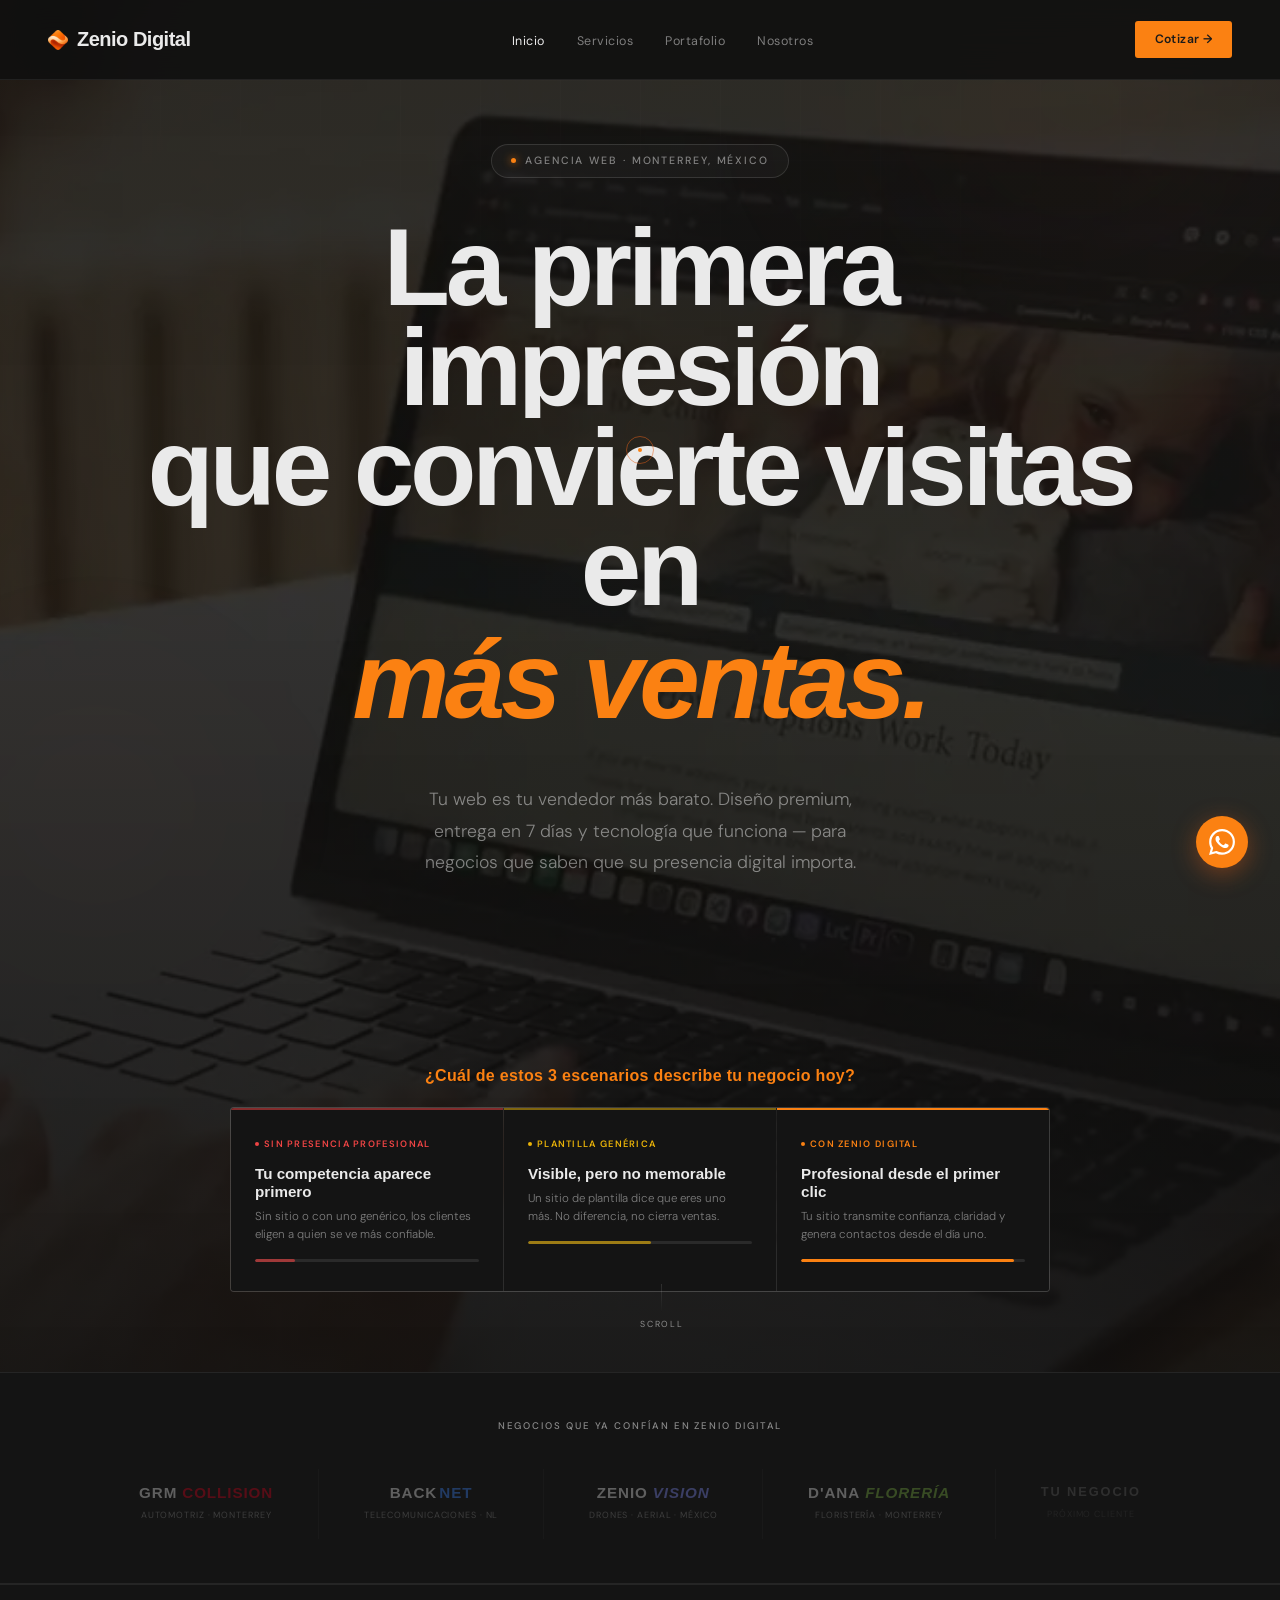
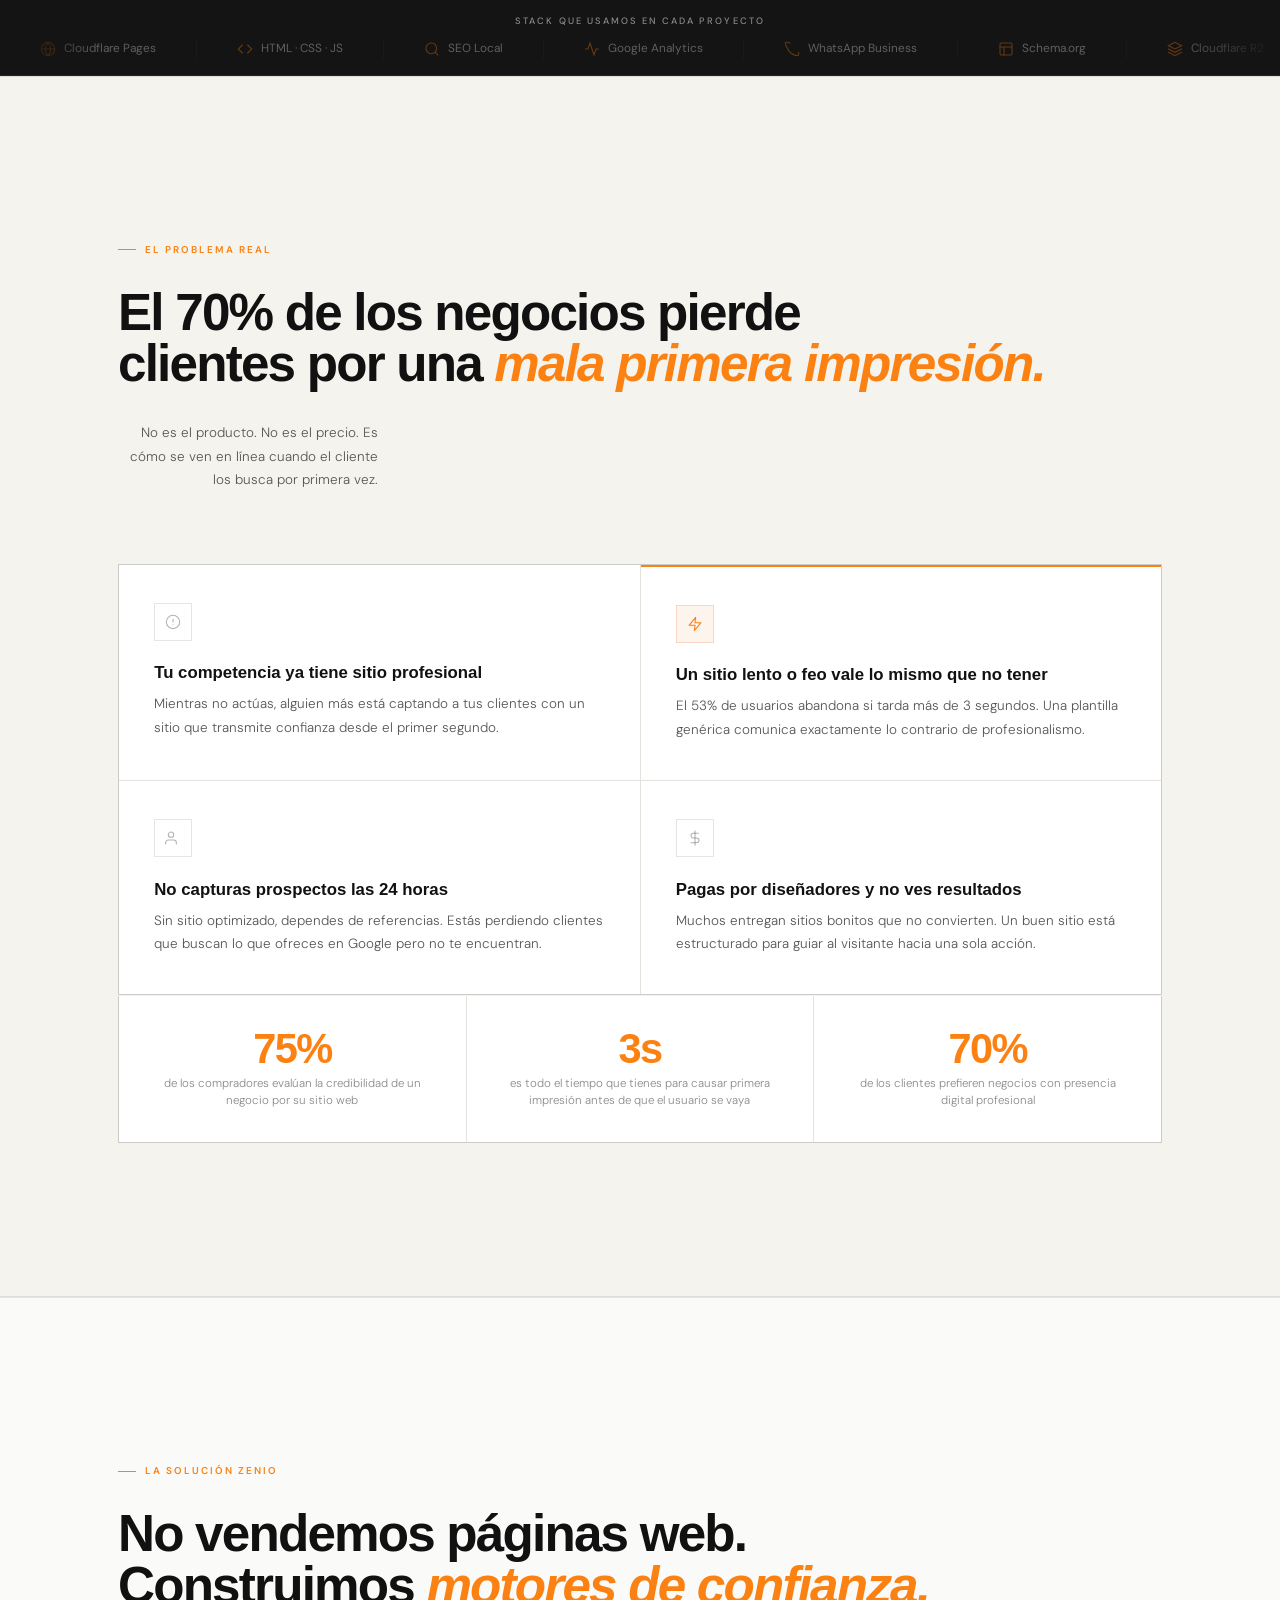
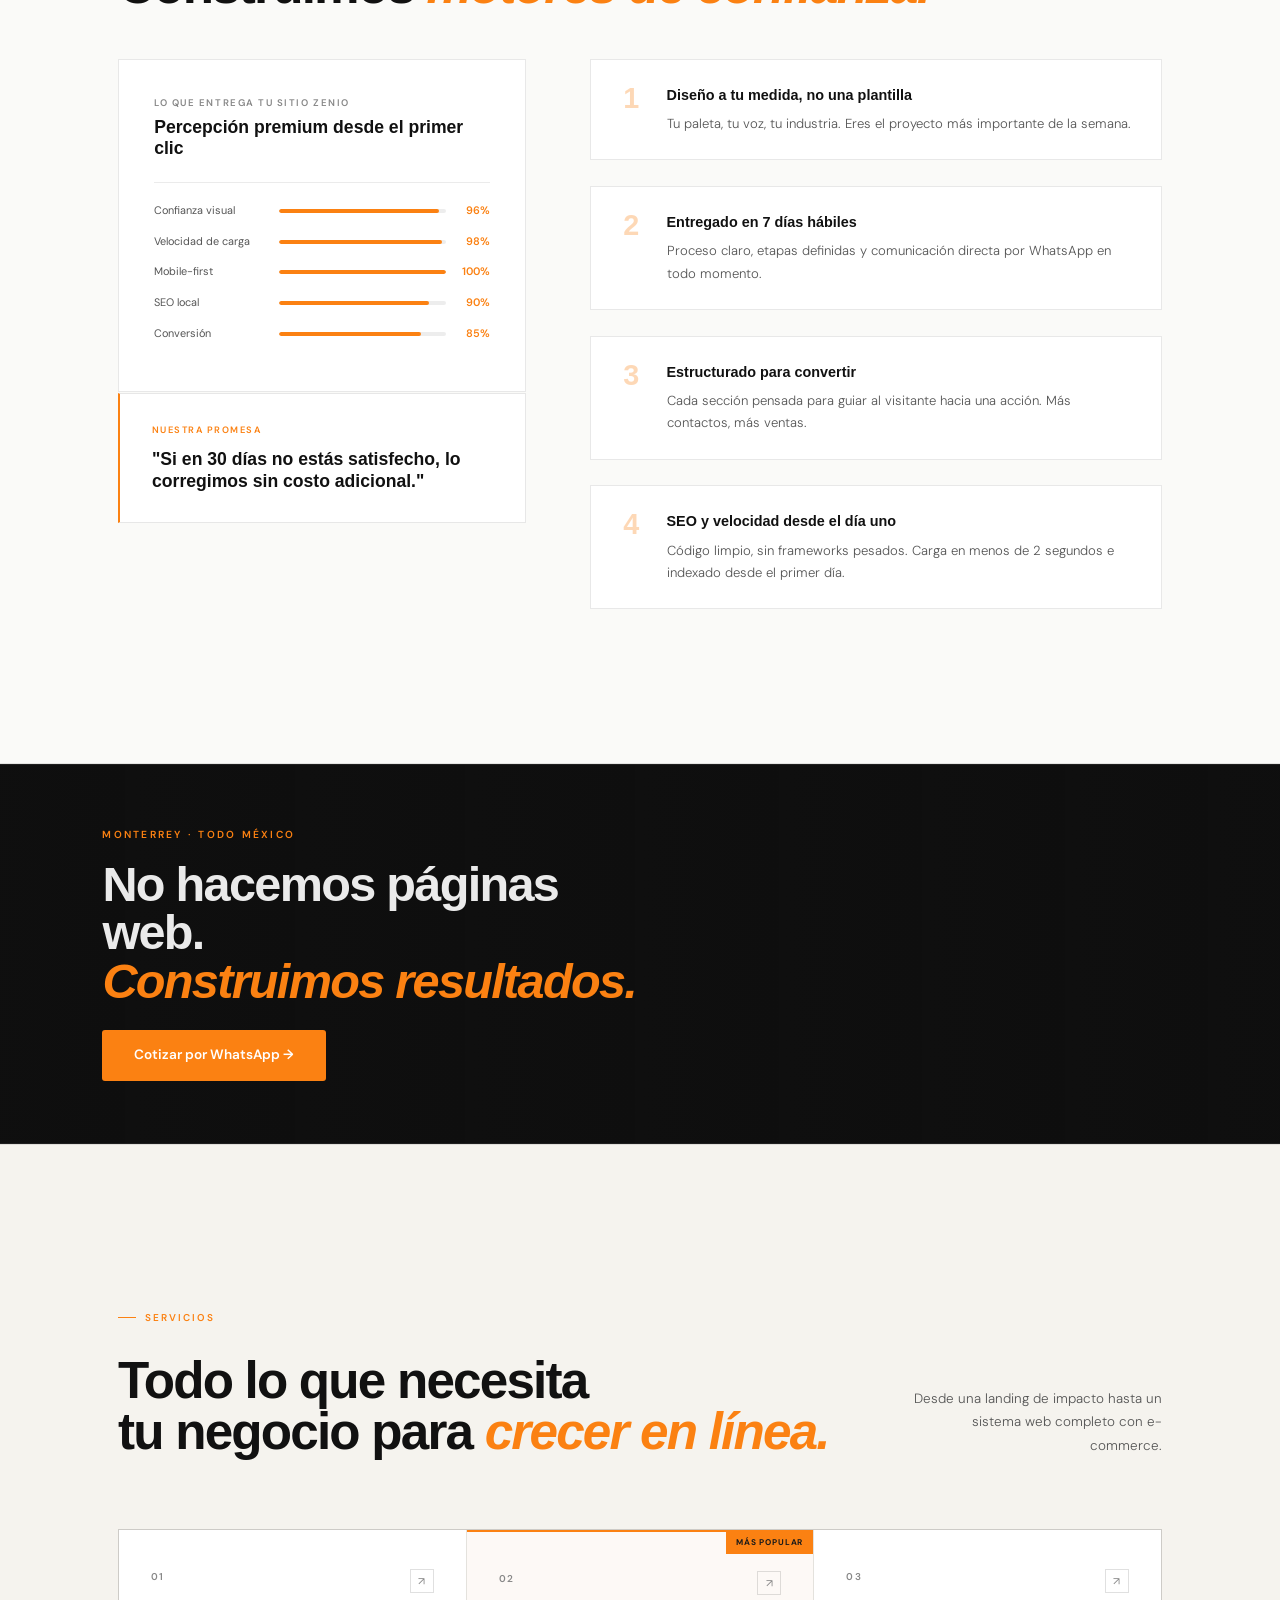
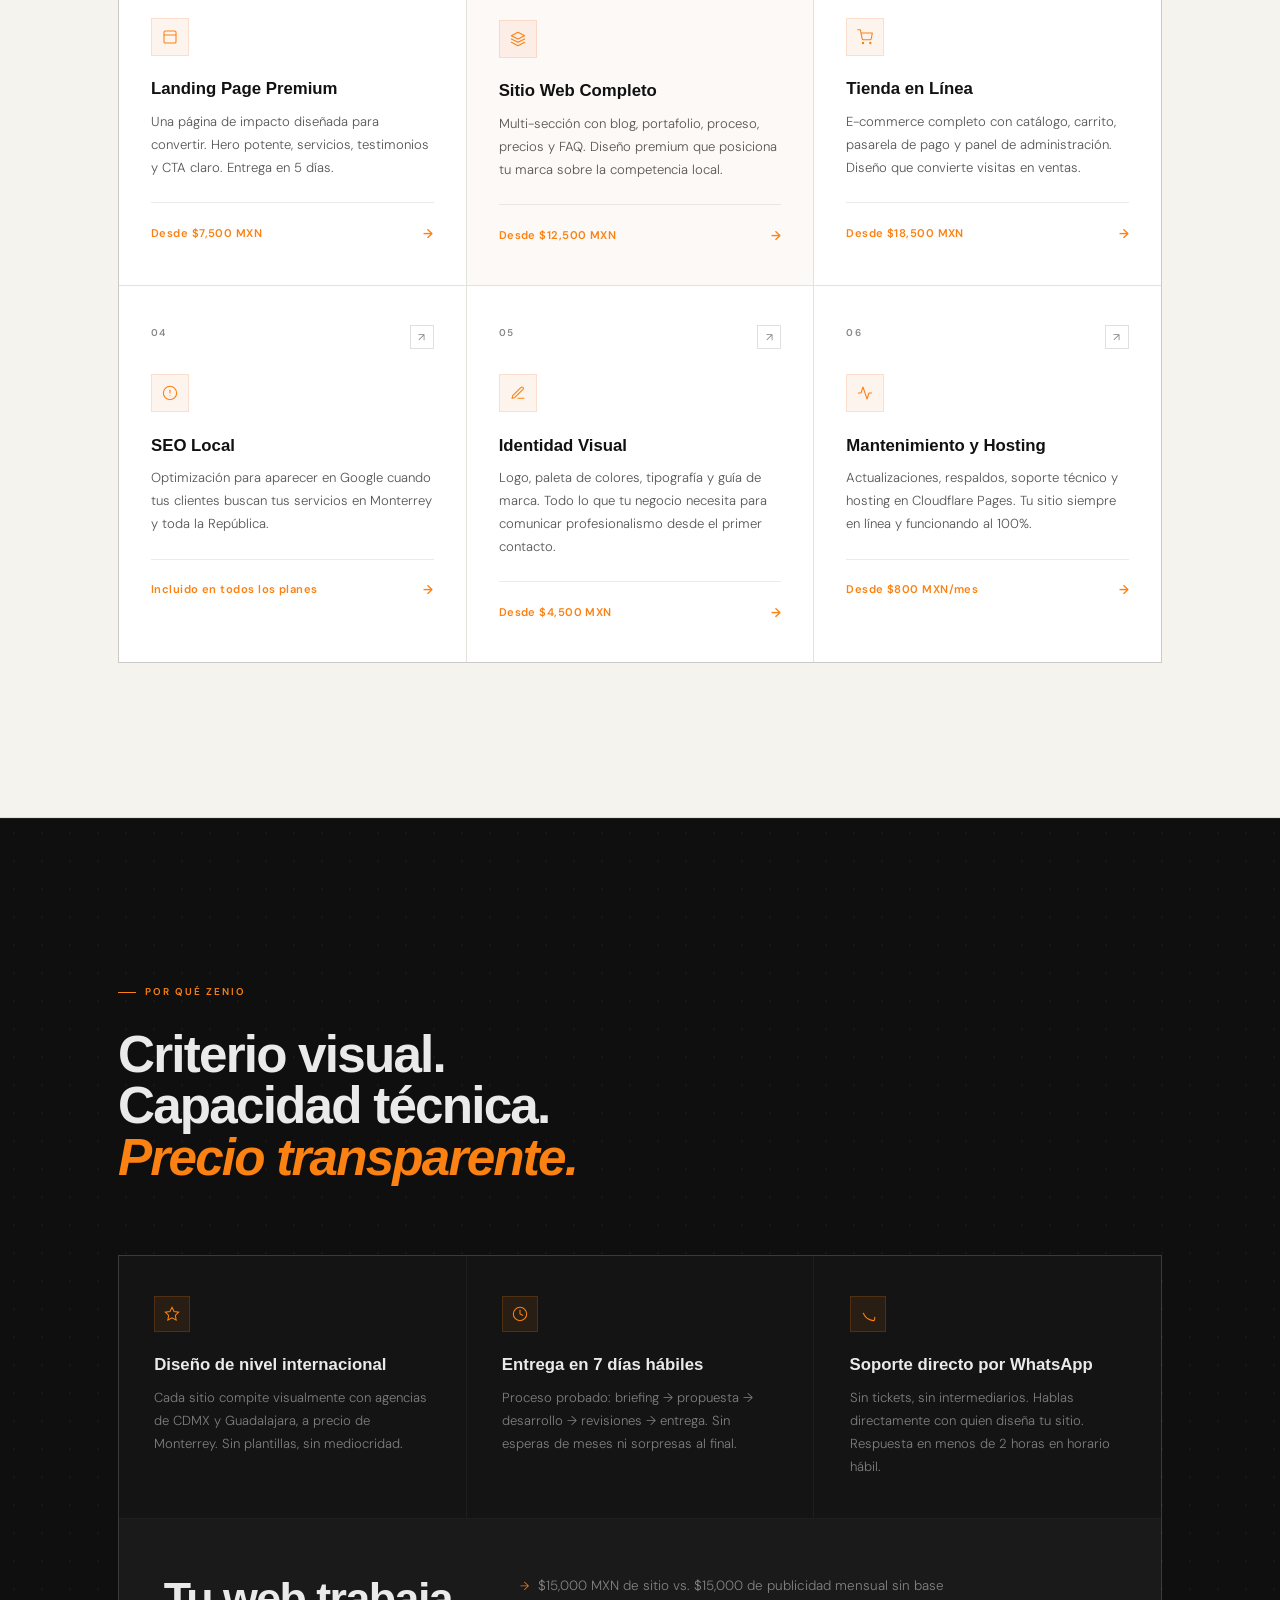
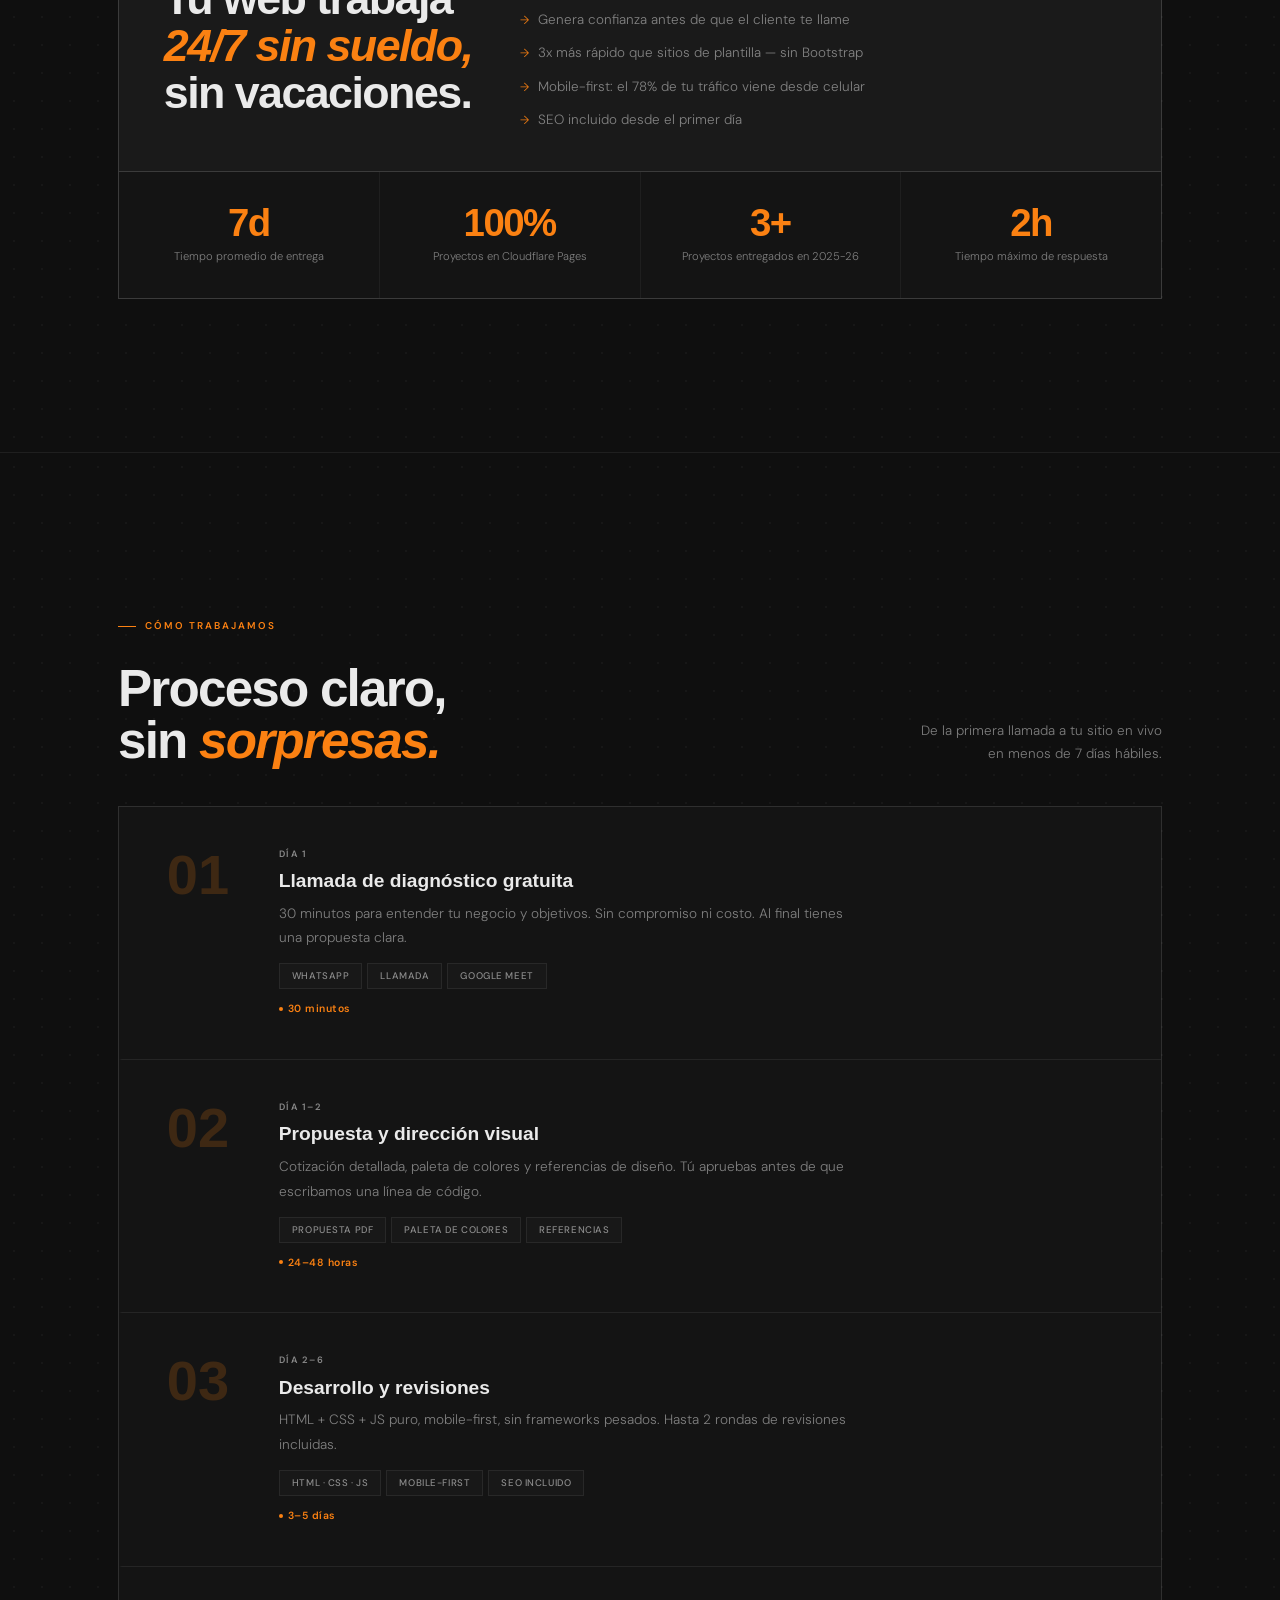
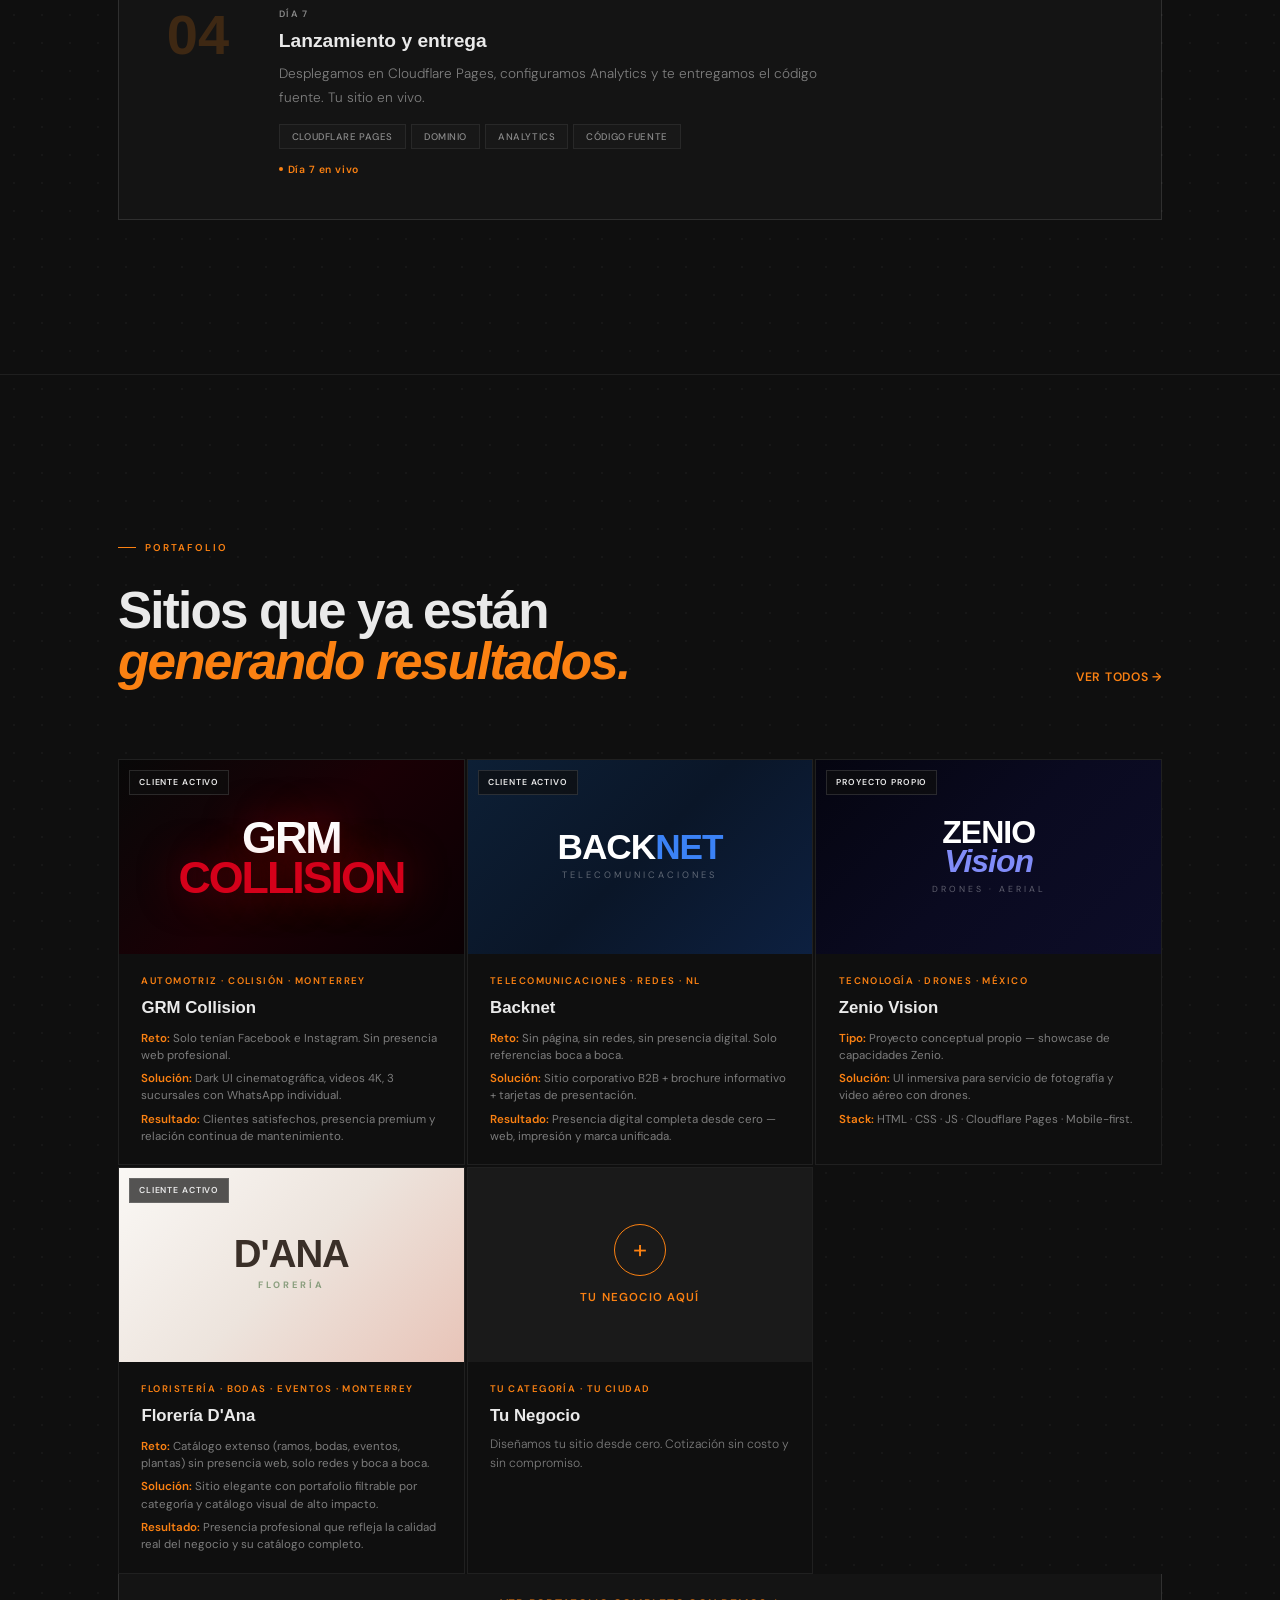
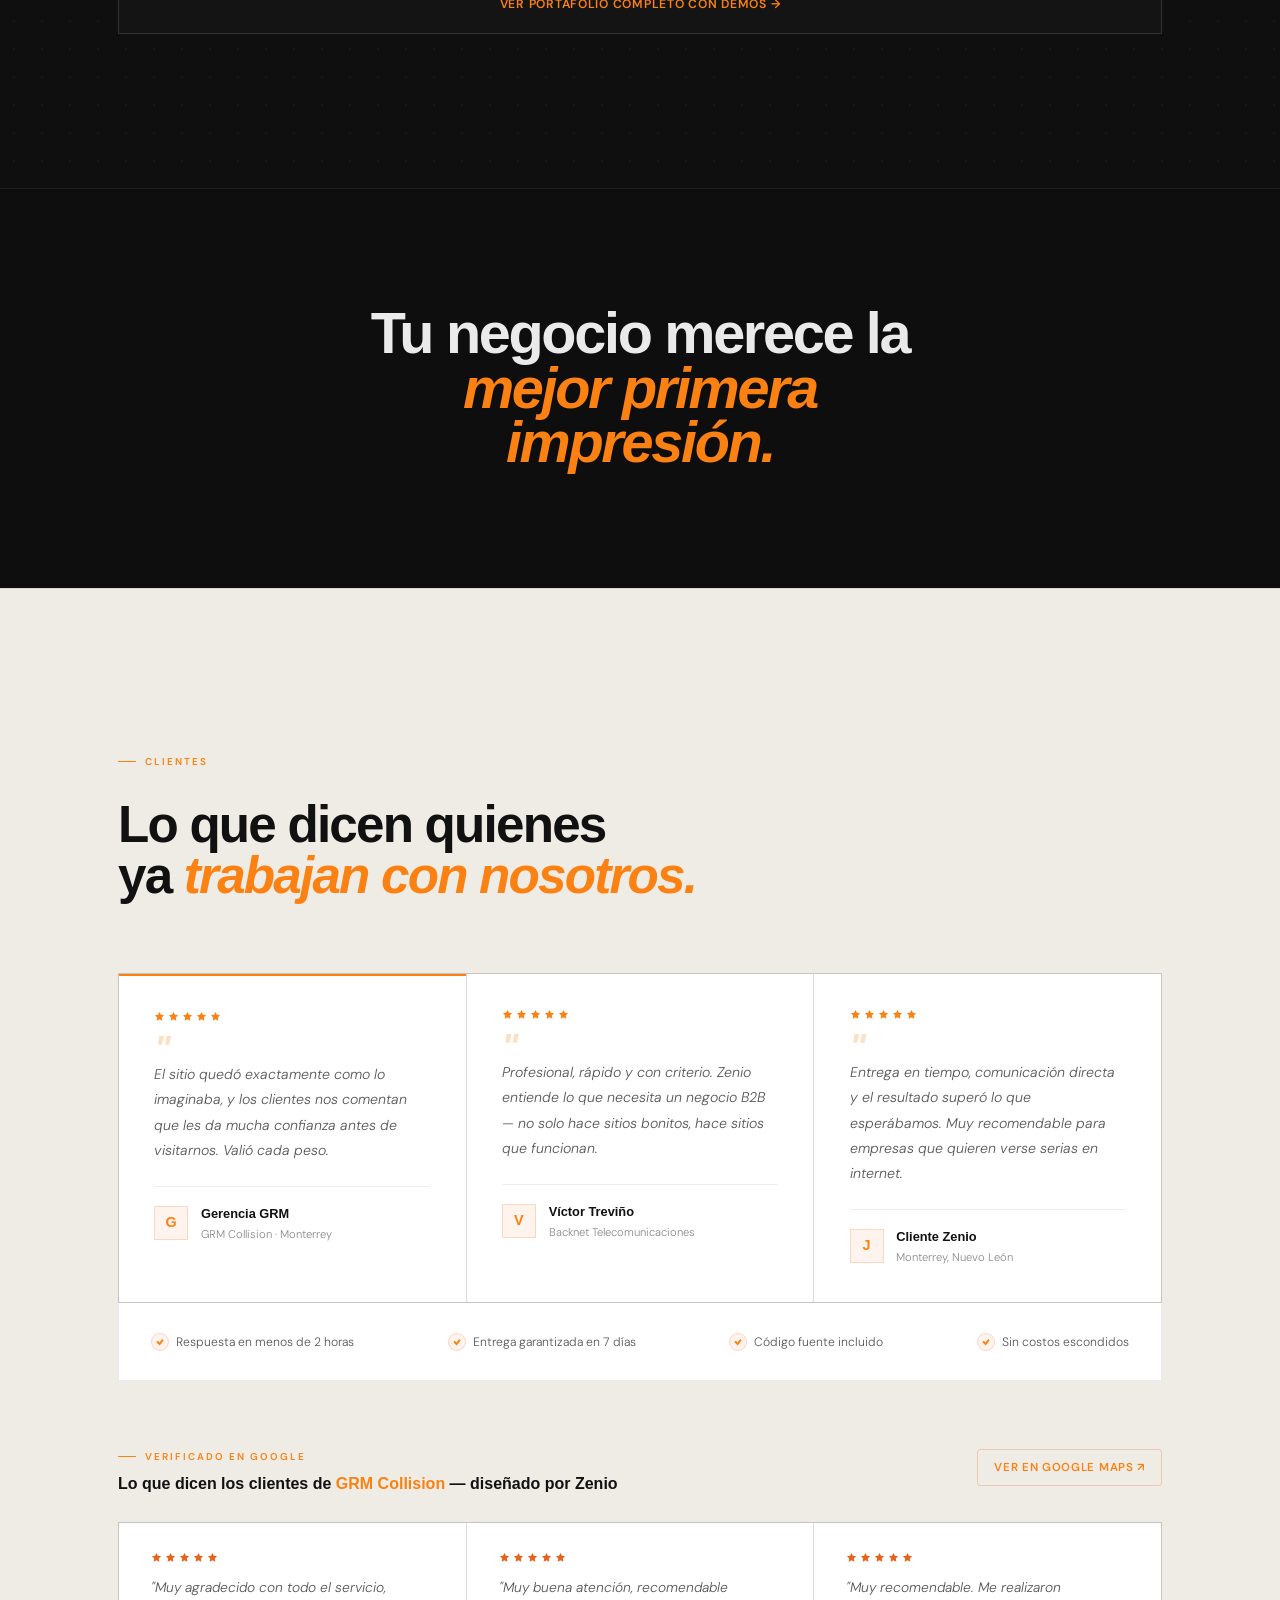
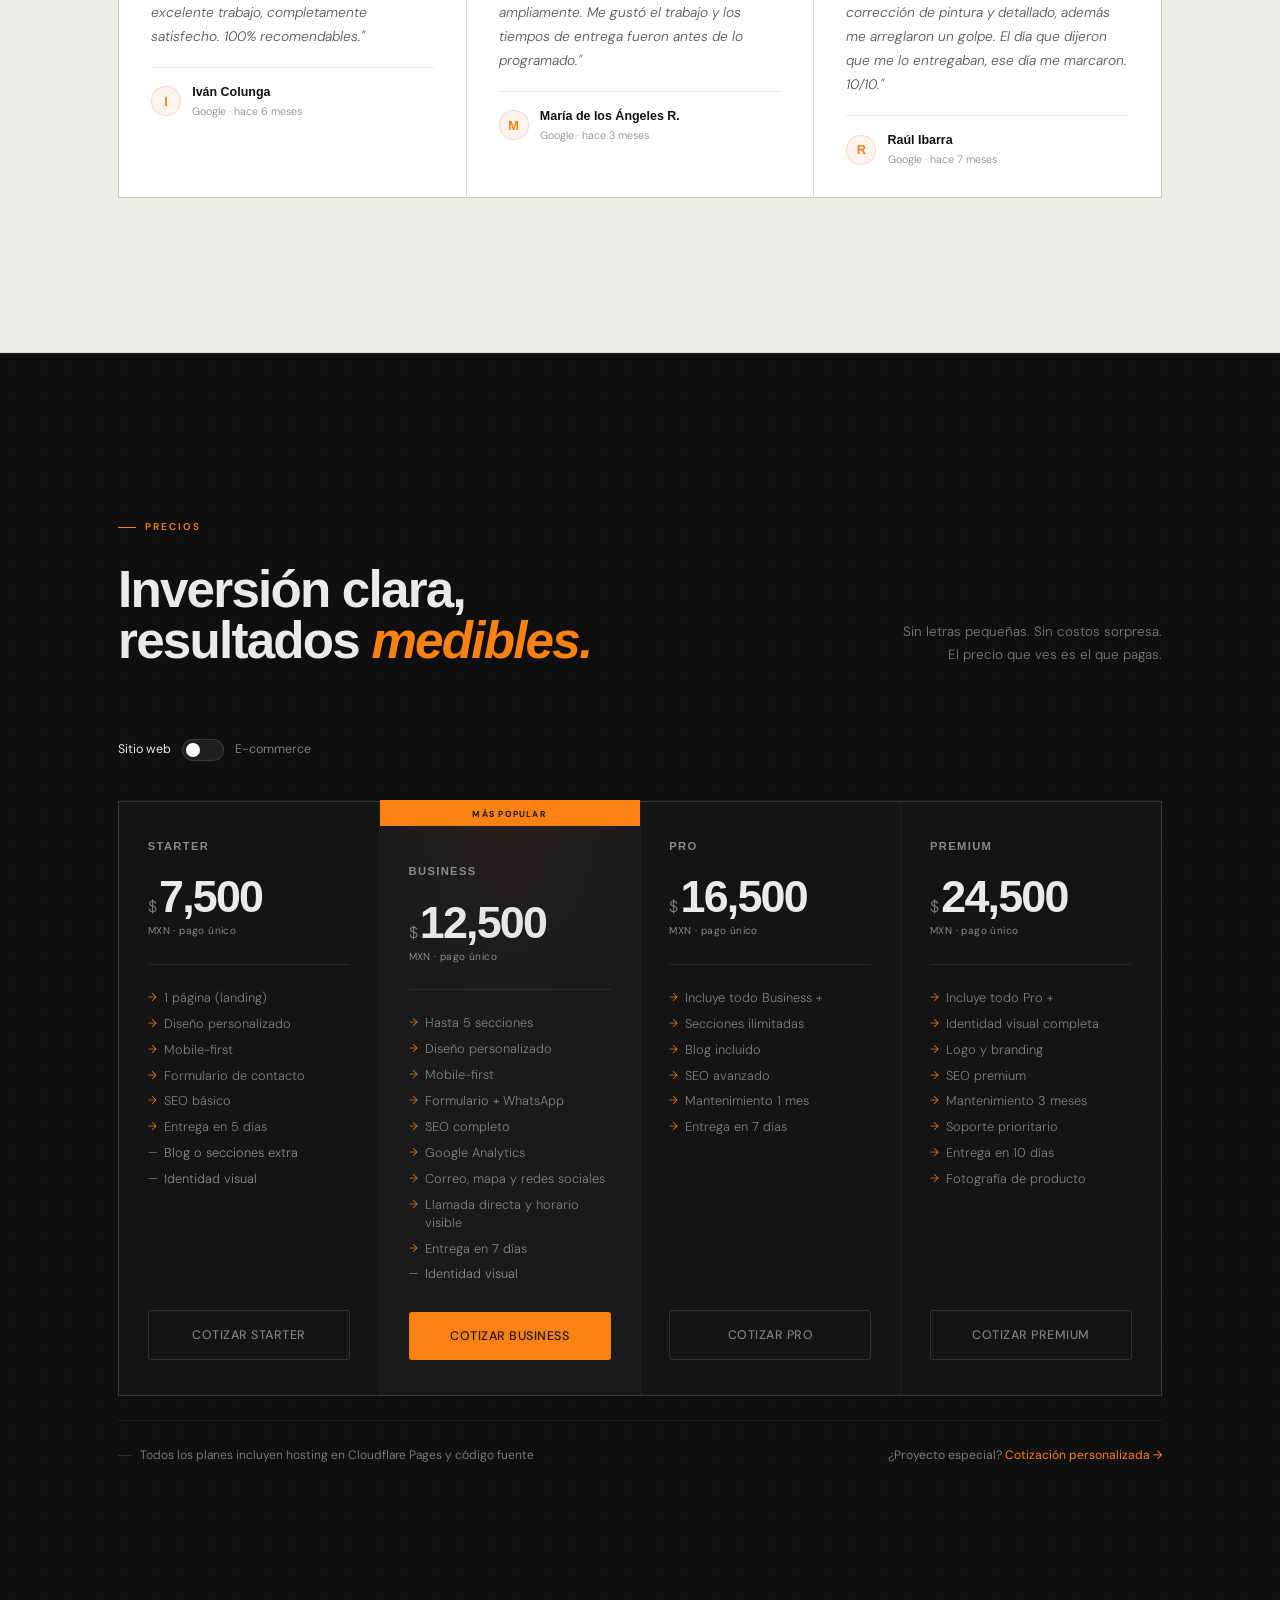
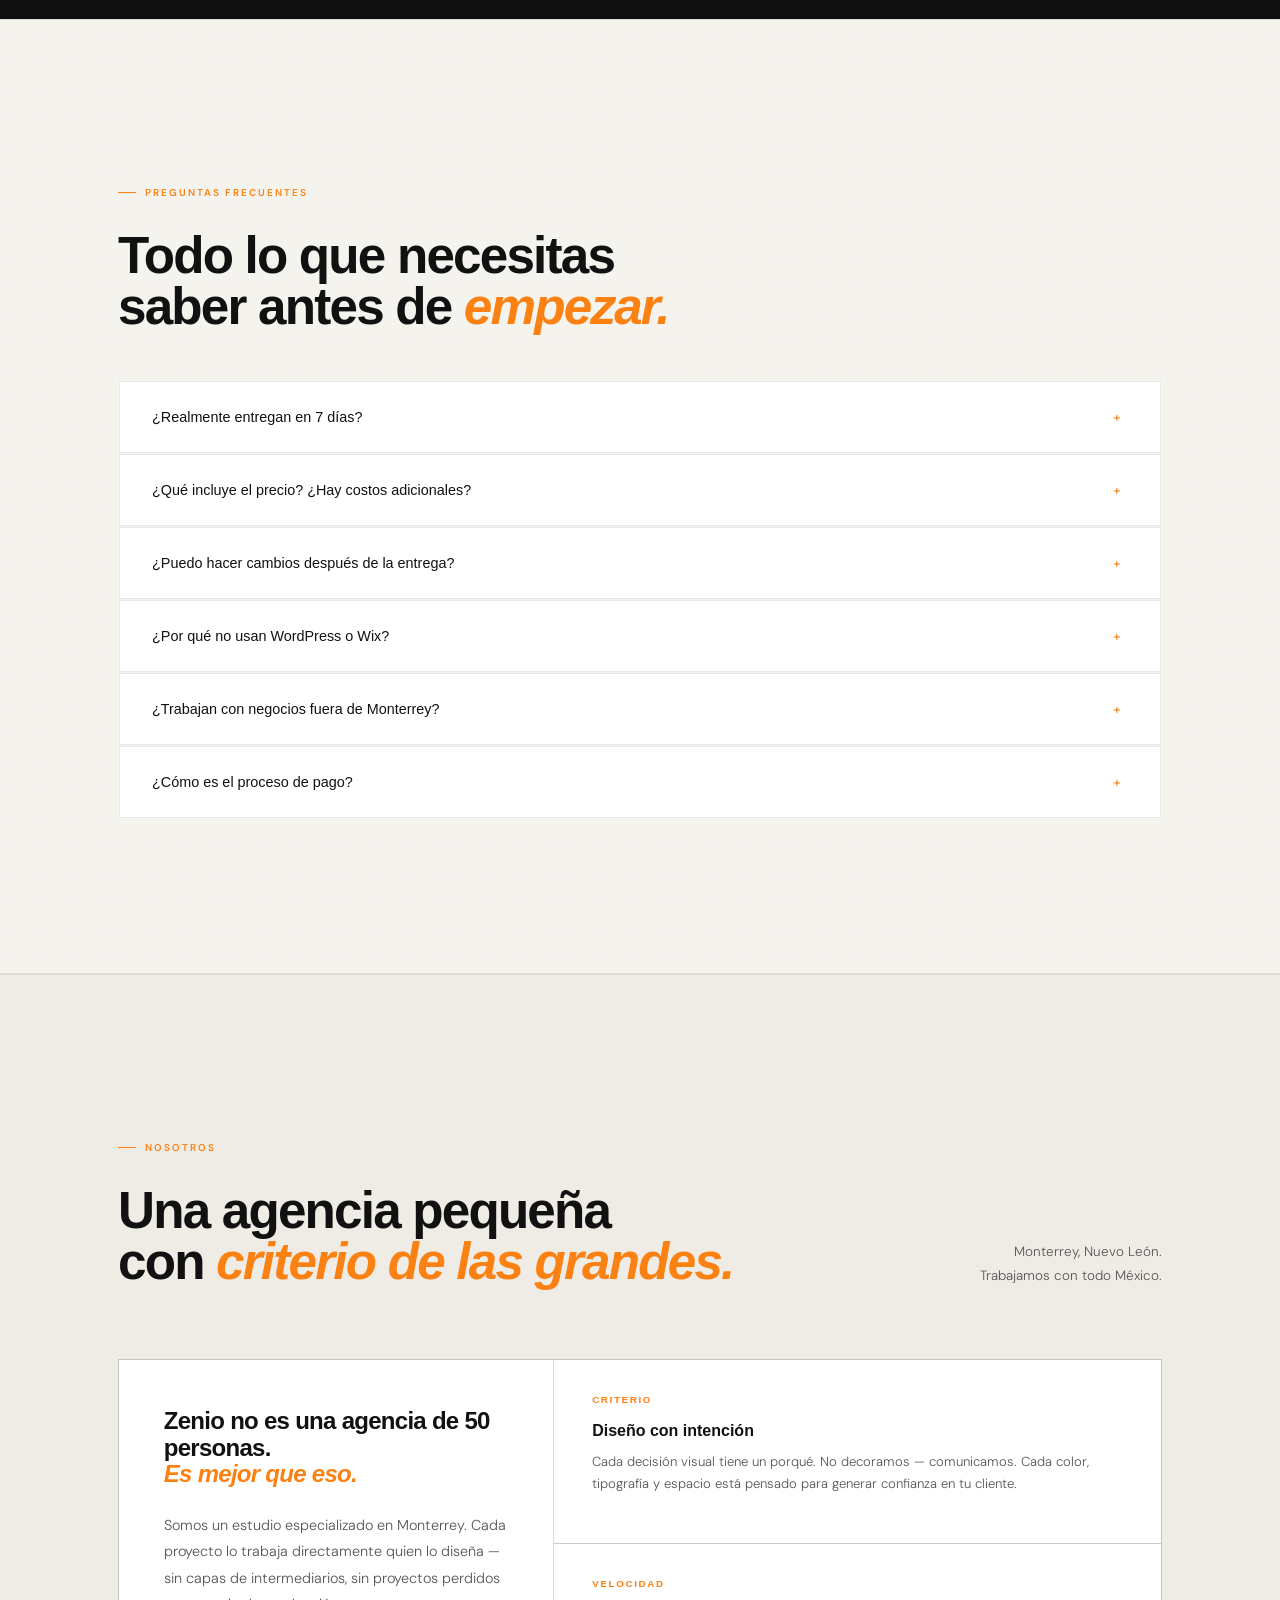
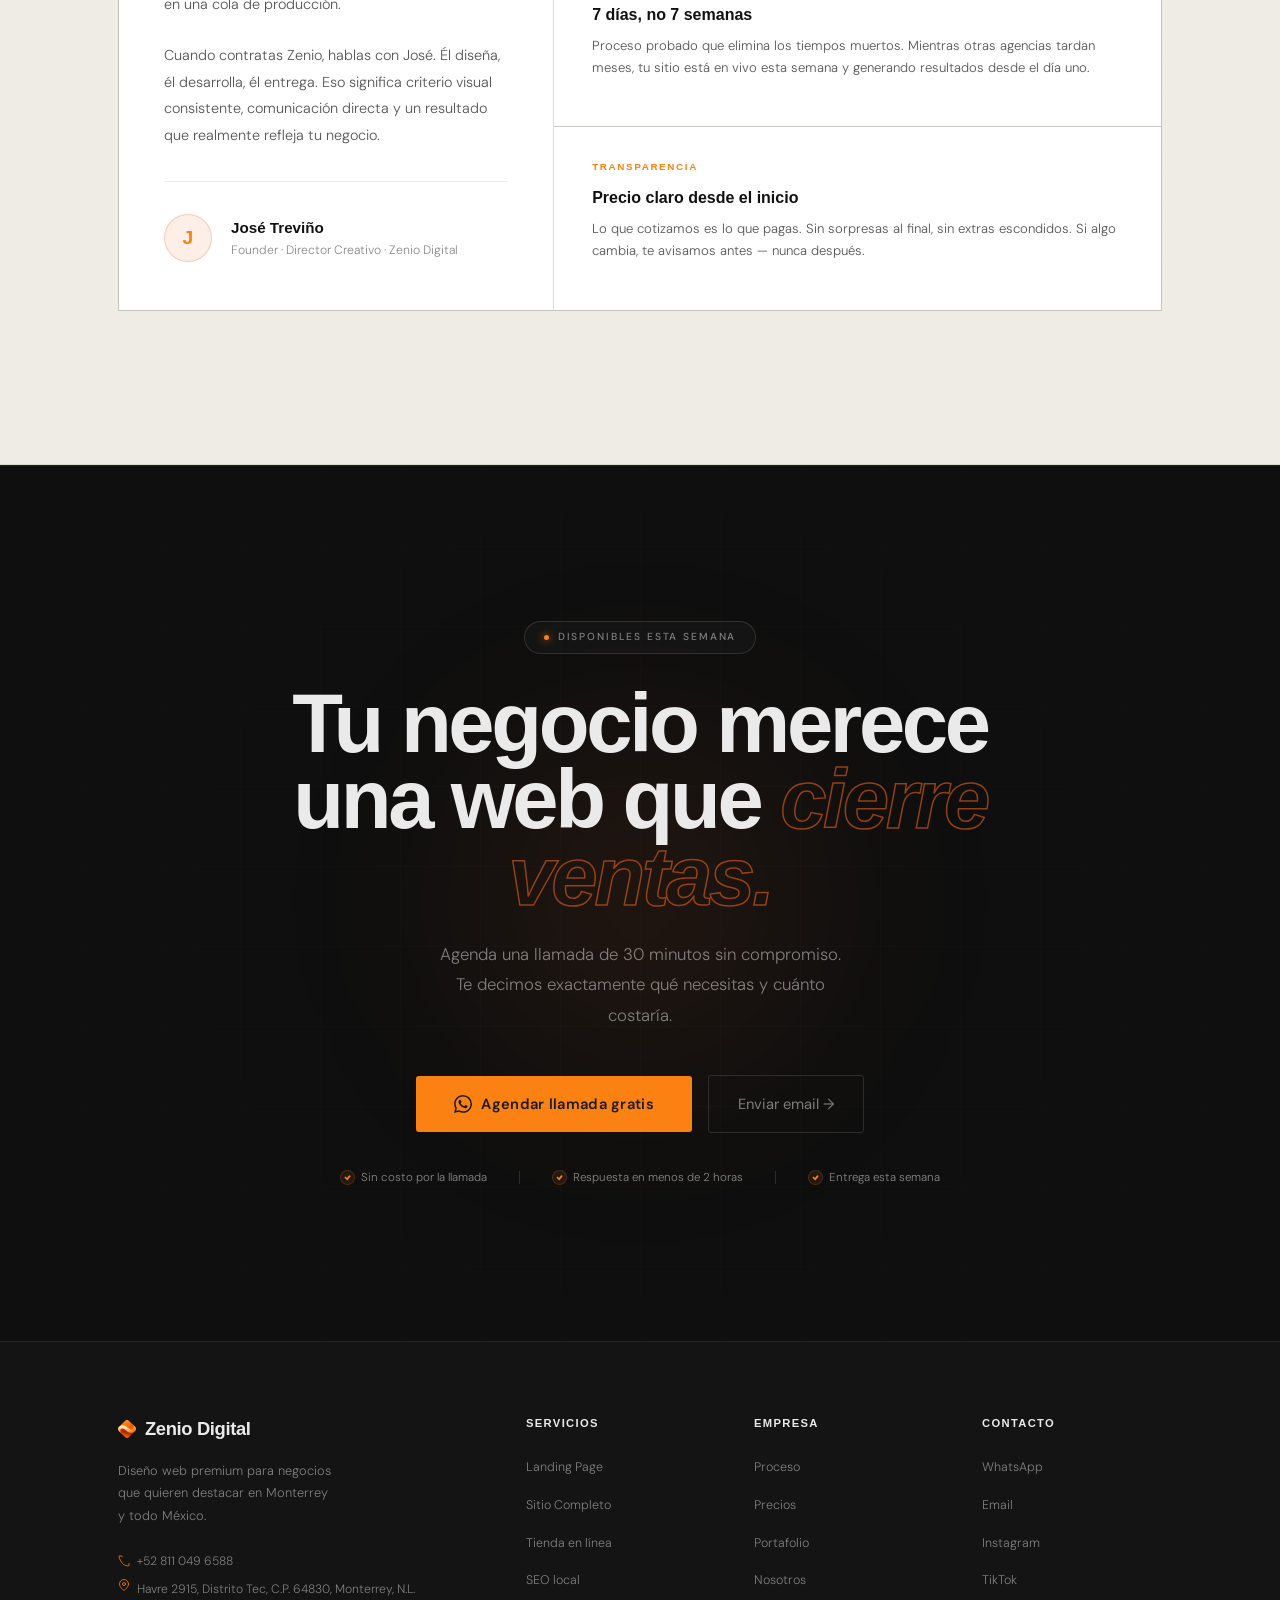
<file: index.html>
<!DOCTYPE html>
<html lang="es">
<head>
<meta charset="UTF-8">
<meta name="viewport" content="width=device-width, initial-scale=1.0">
<meta name="description" content="Agencia de diseño web en Monterrey y San Pedro GG. Sitios profesionales desde $7,500 MXN. Entrega en 7 días, mobile-first y SEO incluido. Solicita tu cotización.">
<meta name="keywords" content="diseño web Monterrey, agencia web Nuevo León, páginas web profesionales México, desarrollo web PyMEs Monterrey">
<meta name="author" content="Zenio Digital">
<meta name="robots" content="index, follow">
<meta property="og:title" content="Diseño Web en Monterrey | Zenio Digital">
<meta property="og:description" content="Tu web es tu vendedor más barato. Sitios que generan confianza, atraen clientes y cargan en segundos.">
<meta property="og:url" content="https://zeniodigital.com/">
<meta property="og:image" content="https://zeniodigital.com/hero-poster-og.jpg">
<meta property="og:image:width" content="1200">
<meta property="og:image:height" content="630">
<meta property="og:type" content="website">
<meta property="og:locale" content="es_MX">
<link rel="canonical" href="https://zeniodigital.com/">
<link rel="icon" type="image/x-icon" href="/favicon.ico">
<link rel="icon" type="image/png" sizes="16x16" href="/favicon-16x16.png">
<link rel="icon" type="image/png" sizes="32x32" href="/favicon-32x32.png">
<link rel="icon" type="image/png" sizes="48x48" href="/favicon-48x48.png">
<link rel="apple-touch-icon" sizes="180x180" href="/apple-touch-icon.png">
<link rel="icon" type="image/png" sizes="192x192" href="/android-chrome-192x192.png">
<link rel="icon" type="image/png" sizes="512x512" href="/android-chrome-512x512.png">
<title>Diseño Web en Monterrey | Zenio Digital — Sitios que Convierten</title>
<script type="application/ld+json">
{"@context":"https://schema.org","@type":"ProfessionalService","name":"Zenio Digital","description":"Agencia de diseño web en Monterrey especializada en sitios premium que convierten.","url":"https://zeniodigital.com","telephone":"+528110496588","email":"hola@zeniodigital.com","address":{"@type":"PostalAddress","addressLocality":"Monterrey","addressRegion":"Nuevo León","addressCountry":"MX"},"areaServed":["Monterrey","Nuevo León","México"],"priceRange":"$$","openingHours":"Mo-Sa 09:00-20:00","sameAs":["https://wa.me/528110496588"]}
</script>
<link rel="preconnect" href="https://fonts.googleapis.com">
<link rel="preconnect" href="https://fonts.gstatic.com" crossorigin>
<link rel="preload" as="style" href="https://fonts.googleapis.com/css2?family=Cabinet+Grotesk:wght@400;500;700;800;900&family=DM+Sans:opsz,wght@9..40,300;9..40,400;9..40,500&display=swap">
<link href="https://fonts.googleapis.com/css2?family=Cabinet+Grotesk:wght@400;500;700;800;900&family=DM+Sans:opsz,wght@9..40,300;9..40,400;9..40,500&display=swap" rel="stylesheet" media="print" onload="this.media='all'">
<noscript><link href="https://fonts.googleapis.com/css2?family=Cabinet+Grotesk:wght@400;500;700;800;900&family=DM+Sans:opsz,wght@9..40,300;9..40,400;9..40,500&display=swap" rel="stylesheet"></noscript>
<style>
*,*::before,*::after{box-sizing:border-box;margin:0;padding:0}

:root{
  /* Oscuros */
  --bg:   #0f0f0f;
  --s1:   #141414;
  --s2:   #1a1a1a;
  --s3:   #111111;
  /* Cálidos */
  --w1:   #F5F3EE;
  --w2:   #EFECE6;
  --w3:   #FAFAF8;
  /* Bordes */
  --bd:   rgba(255,255,255,.07);
  --bd2:  rgba(255,255,255,.12);
  --bdk:  rgba(0,0,0,.09);
  /* Textos oscuros */
  --tx:   #EAEAEA;
  --mu:   rgba(234,234,234,.5);
  --mu2:  rgba(234,234,234,.55);
  --mu3:  rgba(234,234,234,.1);
  /* Textos sobre cálido */
  --dk:   #111111;
  --mid:  #555555;
  --dim:  #888888;
  /* Naranja */
  --or:   #fb8112;
  --or2:  rgba(251,129,18,.09);
  --or3:  rgba(251,129,18,.18);
  --orh:  #D95A0B;
  /* Paleta de marca (logo oficial) */
  --zenio-naranja-base:   #fb8112;
  --zenio-naranja-medio:  #fba04d;
  --zenio-crema-claro:    #fdd7aa;
  --zenio-naranja-oscuro: #d03b03;
  /* Tipo */
  --cg:   'Cabinet Grotesk', sans-serif;
  --dm:   'DM Sans', sans-serif;
  --rad:  3px;
  --rad-md: 6px;
  --shadow-card: 0 2px 12px rgba(0,0,0,.08);
  --shadow-hover: 0 8px 28px rgba(0,0,0,.14);
}

html{scroll-behavior:smooth}
section[id]{scroll-margin-top:80px}
body{font-family:var(--dm);font-size:1.0625rem;background:var(--bg);color:var(--tx);overflow-x:hidden;line-height:1.65;cursor:none}
::-webkit-scrollbar{width:2px}
::-webkit-scrollbar-track{background:var(--bg)}
::-webkit-scrollbar-thumb{background:var(--or);border-radius:2px}
img{max-width:100%;height:auto}
a{text-decoration:none}

/* ── CURSOR ── */
#cring{position:fixed;width:28px;height:28px;border:1.5px solid rgba(232,98,26,.5);border-radius:50%;pointer-events:none;z-index:9999;top:0;left:0;transition:width .25s,height .25s,border-color .25s;will-change:transform}
#cdot{position:fixed;width:4px;height:4px;background:var(--or);border-radius:50%;pointer-events:none;z-index:9999;top:0;left:0;will-change:transform}

/* ── FONDO GRID ── */
.gbg{position:fixed;inset:0;z-index:-2;background-image:linear-gradient(rgba(255,255,255,.016) 1px,transparent 1px),linear-gradient(90deg,rgba(255,255,255,.016) 1px,transparent 1px);background-size:80px 80px;mask-image:radial-gradient(ellipse 80% 60% at 50% 10%,black,transparent 80%)}
.orb1{position:fixed;width:600px;height:600px;top:-200px;right:-100px;background:radial-gradient(circle,rgba(232,98,26,.07) 0%,transparent 70%);border-radius:50%;filter:blur(80px);pointer-events:none;z-index:-1;animation:float1 14s ease-in-out infinite}
.orb2{position:fixed;width:350px;height:350px;bottom:-80px;left:-80px;background:radial-gradient(circle,rgba(232,98,26,.05) 0%,transparent 70%);border-radius:50%;filter:blur(80px);pointer-events:none;z-index:-1;animation:float1 18s 4s ease-in-out infinite reverse}

/* ── PATRÓN ZENIO — dots sutiles en secciones oscuras ── */
.sec-full::before{content:'';position:absolute;inset:0;background-image:radial-gradient(circle,rgba(255,255,255,.035) 1px,transparent 1px);background-size:28px 28px;pointer-events:none;z-index:0}
.sec-full{position:relative}
.sec-full>.sec{position:relative;z-index:1}
@keyframes float1{0%,100%{transform:translate(0,0)}50%{transform:translate(18px,-22px)}}

/* ── NAV ── */
nav{position:fixed;top:0;left:0;right:0;z-index:500;height:80px;display:flex;align-items:center;justify-content:space-between;padding:0 3rem;background:rgba(15,15,15,.88);backdrop-filter:blur(20px);-webkit-backdrop-filter:blur(20px);border-bottom:1px solid var(--bd);transition:background .3s}
nav.scrolled{background:rgba(15,15,15,.97)}
.nlogo{font-family:var(--cg);font-size:1.25rem;font-weight:800;color:var(--tx);display:flex;align-items:center;gap:9px;letter-spacing:-.025em;flex-shrink:0}
.nmark{width:20px;height:20px;object-fit:contain;flex-shrink:0;transition:transform .3s}
.nlogo:hover .nmark{transform:rotate(45deg)}
.nlinks{display:flex;gap:2rem;list-style:none}
.nlinks a{font-size:.78rem;font-weight:400;letter-spacing:.04em;color:var(--mu);transition:color .2s}
.nlinks a:hover,.nlinks a.active{color:var(--tx)}
.ncta-btn{display:inline-flex;align-items:center;gap:7px;background:var(--or);color:#1a1a1a;padding:.5rem 1.25rem;border-radius:var(--rad);font-size:.76rem;font-weight:600;letter-spacing:.03em;transition:background .2s,transform .15s}
.ncta-btn:hover{background:var(--orh);transform:translateY(-1px)}
.nhm{display:none;flex-direction:column;gap:5px;cursor:pointer;padding:6px}
.nhm span{width:20px;height:1.5px;background:var(--mu);transition:all .3s}
.nmob{display:none;position:fixed;top:80px;left:0;right:0;background:rgba(15,15,15,.98);backdrop-filter:blur(20px);border-bottom:1px solid var(--bd);padding:1.5rem 2rem;z-index:499;flex-direction:column;gap:.8rem}
.nmob a{font-size:.9rem;color:var(--mu);padding:.55rem 0;border-bottom:1px solid var(--bd);transition:color .2s}
.nmob a:hover{color:var(--tx)}
.nmob .ncta-btn{margin-top:.5rem;justify-content:center;padding:.75rem}

/* ── WA FLOTANTE ── */
.wa-float{position:fixed;bottom:2rem;right:2rem;z-index:400;width:52px;height:52px;background:var(--or);border-radius:50%;display:flex;align-items:center;justify-content:center;box-shadow:0 6px 24px rgba(232,98,26,.4);transition:transform .2s,box-shadow .2s;animation:fadeup .6s 2s ease both}
.wa-float:hover{transform:scale(1.1);box-shadow:0 10px 32px rgba(232,98,26,.55)}
.wa-float svg{width:26px;height:26px;fill:#fff}

/* ── HERO ── */
#hero{position:relative;min-height:100vh;display:flex;flex-direction:column;align-items:center;justify-content:center;padding:9rem 3rem 5rem;text-align:center;overflow:hidden}
.hero-video{position:absolute;inset:0;width:100%;height:100%;object-fit:cover;opacity:.2;z-index:0;pointer-events:none}
.hero-overlay{position:absolute;inset:0;background:linear-gradient(to bottom,rgba(15,15,15,.3) 0%,rgba(15,15,15,.1) 40%,rgba(15,15,15,.7) 100%);z-index:1;pointer-events:none}
.hero-in{position:relative;z-index:2;display:flex;flex-direction:column;align-items:center}

.hbadge{display:inline-flex;align-items:center;gap:9px;font-size:.66rem;font-weight:500;letter-spacing:.18em;color:var(--mu);text-transform:uppercase;margin-bottom:2.5rem;border:1px solid var(--bd2);padding:.45rem 1.2rem;border-radius:100px;background:rgba(255,255,255,.03);animation:fadeup .6s ease both}
.hpulse{width:5px;height:5px;border-radius:50%;background:var(--or);box-shadow:0 0 8px var(--or);animation:pulse 2s infinite}

.hh1{font-family:var(--cg);font-size:clamp(3.8rem,8.5vw,8rem);font-weight:900;line-height:.92;letter-spacing:-.04em;color:var(--tx);max-width:1000px;margin:0 auto 2rem}
.hh1 .ln{display:block;overflow:hidden}
.hh1 .ln span{display:block;animation:slideup .85s cubic-bezier(.22,1,.36,1) both}
.hh1 .ln:nth-child(1) span{animation-delay:.08s}
.hh1 .ln:nth-child(2) span{animation-delay:.18s}
.hh1 .ln:nth-child(3) span{animation-delay:.28s}
.hh1 em{font-style:italic;color:var(--or);display:inline-block;line-height:1.15;padding-bottom:.08em}

.hsub{font-size:1.1rem;font-weight:300;color:var(--mu);line-height:1.8;max-width:460px;margin:0 auto 3rem;animation:fadeup .7s .42s ease both}

.hbtns{display:flex;align-items:center;justify-content:center;gap:1rem;flex-wrap:wrap;margin-bottom:5rem;animation:fadeup .7s .55s ease both}
.btn-pri{display:inline-flex;align-items:center;gap:9px;background:var(--or);color:#1a1a1a;padding:.95rem 2.4rem;border-radius:var(--rad);font-size:.9rem;font-weight:600;letter-spacing:.02em;transition:background .2s,transform .15s,box-shadow .2s}
.btn-pri:hover{background:var(--orh);transform:translateY(-2px);box-shadow:0 14px 36px rgba(232,98,26,.32)}
.btn-sec{display:inline-flex;align-items:center;gap:8px;color:var(--mu);padding:.95rem 1.8rem;font-size:.9rem;font-weight:400;border:1px solid var(--bd2);border-radius:var(--rad);transition:color .2s,border-color .2s,transform .15s}
.btn-sec:hover{color:var(--tx);border-color:rgba(255,255,255,.25);transform:translateY(-1px)}

/* Hero cards comparativo */
.hero-cards{width:100%;max-width:820px;margin:0 auto;display:grid;grid-template-columns:repeat(3,1fr);gap:1px;background:var(--bd);border:1px solid var(--bd2);border-radius:4px;overflow:hidden;animation:slideup-fade 1s .7s cubic-bezier(.22,1,.36,1) both}
.hcard{background:var(--s1);padding:1.8rem 1.5rem;text-align:left;position:relative;overflow:hidden}
.hcard::after{content:'';position:absolute;top:0;left:0;right:0;height:2px}
.hcard.bad::after{background:rgba(239,68,68,.5)}
.hcard.mid::after{background:rgba(234,179,8,.5)}
.hcard.ok::after{background:var(--or)}
.hcard-tag{font-size:.58rem;font-weight:600;letter-spacing:.14em;text-transform:uppercase;margin-bottom:.8rem;display:flex;align-items:center;gap:5px}
.hcard.bad .hcard-tag{color:rgba(239,68,68,1)}
.hcard.mid .hcard-tag{color:rgba(234,179,8,1)}
.hcard.ok  .hcard-tag{color:var(--or)}
.hcard-dot{width:4px;height:4px;border-radius:50%;background:currentColor}
.hcard-t{font-family:var(--cg);font-size:.95rem;font-weight:700;color:var(--tx);margin-bottom:.4rem;line-height:1.2}
.hcard-d{font-size:.72rem;font-weight:300;color:var(--mu);line-height:1.6;margin-bottom:.9rem}
.hcard-bar{height:3px;background:var(--mu3);border-radius:2px;overflow:hidden}
.hcard-fill{height:100%;border-radius:2px;transition:width 1.6s cubic-bezier(.22,1,.36,1)}
.hcard.bad  .hcard-fill{width:0%;background:rgba(239,68,68,.6)}
.hcard.mid  .hcard-fill{width:0%;background:rgba(234,179,8,.6)}
.hcard.ok   .hcard-fill{width:0%;background:var(--or)}
.hero-cards-label{font-size:1rem;font-weight:700;letter-spacing:.02em;color:var(--or);text-transform:none;margin-bottom:1.1rem;font-family:var(--cg)}

.scroll-cue{position:absolute;bottom:2.5rem;left:50%;transform:translateX(-50%);display:flex;flex-direction:column;align-items:center;gap:5px;z-index:2;animation:fadeup .6s 1.5s ease both}
.scroll-line{width:1px;height:28px;background:linear-gradient(to bottom,var(--bd2),transparent);animation:scaleY 2.2s ease-in-out infinite}
.scroll-txt{font-size:.55rem;letter-spacing:.2em;color:var(--mu2);text-transform:uppercase}
@keyframes scaleY{0%{transform:scaleY(0);transform-origin:top}50%{transform:scaleY(1);transform-origin:top}100%{transform:scaleY(0);transform-origin:bottom}}

/* ── MARQUEE ── */
.mq-sec{border-top:1px solid var(--bd);border-bottom:1px solid var(--bd);background:var(--s1);overflow:hidden;padding:.6rem 0 1rem}
.mq-label{text-align:center;padding:1.2rem 2rem .6rem;font-size:.58rem;font-weight:500;letter-spacing:.22em;color:var(--mu2);text-transform:uppercase}
.mq-mask{overflow:hidden;mask-image:linear-gradient(90deg,transparent,black 8%,black 92%,transparent);-webkit-mask-image:linear-gradient(90deg,transparent,black 8%,black 92%,transparent)}
.mq-track{display:flex;width:max-content;animation:mq 28s linear infinite}
.mq-track:hover{animation-play-state:paused}
.mq-item{display:flex;align-items:center;gap:8px;padding:0 2.5rem;border-right:1px solid var(--bd);white-space:nowrap;opacity:.35;transition:opacity .3s}
.mq-item:hover{opacity:1}
.mq-item svg{width:16px;height:16px;fill:none;stroke:var(--or);stroke-width:1.6;stroke-linecap:round;flex-shrink:0}
.mq-item span{font-size:.74rem;font-weight:400;color:var(--tx)}
@keyframes mq{from{transform:translateX(0)}to{transform:translateX(-50%)}}

/* ── SECCIÓN BASE ── */
.sec{padding:clamp(100px,12vw,160px) 3rem;max-width:1140px;margin:0 auto}
.sec-full{border-top:1px solid var(--bd)}
.eyb{display:inline-flex;align-items:center;gap:9px;font-size:.62rem;font-weight:600;letter-spacing:.2em;color:var(--or);text-transform:uppercase;margin-bottom:1.8rem}
.eyb::before{content:'';width:18px;height:1px;background:var(--or)}
.sh{font-family:var(--cg);font-size:clamp(2.2rem,4vw,3.6rem);font-weight:800;letter-spacing:-.035em;color:var(--tx);line-height:1.0}
.sh em{font-style:italic;color:var(--or)}
.sec-top{display:flex;align-items:flex-end;justify-content:space-between;margin-bottom:4.5rem;gap:2rem;flex-wrap:wrap}
.sec-note{font-size:.84rem;font-weight:300;color:var(--mu);line-height:1.75;max-width:260px;text-align:right}

/* ── LOGOS CLIENTES ── */
.logos-sec{background:var(--s1);border-top:1px solid var(--bd);border-bottom:1px solid var(--bd);padding:2.8rem 3rem;text-align:center}
.logos-label{font-size:.6rem;font-weight:500;letter-spacing:.2em;color:var(--mu2);text-transform:uppercase;margin-bottom:2.2rem}
.logos-row{display:flex;align-items:center;justify-content:center;gap:0;flex-wrap:wrap}
.logo-item{opacity:.35;transition:opacity .3s,transform .25s;display:flex;flex-direction:column;align-items:center;gap:5px;padding:1rem 2.8rem;border-right:1px solid var(--bd);cursor:pointer}
.logo-item:last-child{border-right:none}
.logo-item:hover{opacity:.85;transform:translateY(-2px)}
.logo-name{font-family:var(--cg);font-size:.95rem;font-weight:900;letter-spacing:.06em;color:var(--tx);text-transform:uppercase;line-height:1}
.logo-accent{font-family:var(--cg);font-size:.95rem;font-weight:900;letter-spacing:.06em;text-transform:uppercase;line-height:1}
.logo-cat{font-size:.56rem;color:var(--mu2);letter-spacing:.1em;text-transform:uppercase;margin-top:3px}

/* ── PROBLEMA (fondo cálido) ── */
.prob-sec{background:var(--w1);border-top:1px solid var(--bdk);border-bottom:1px solid var(--bdk)}
.prob-sec .sh{color:var(--dk)}
.prob-sec .sh em{color:var(--or)}
.prob-sec .sec-note{color:var(--mid)}
.prob-sec .eyb{color:var(--or)}
.prob-sec .eyb::before{background:var(--or)}
.prob-grid{display:grid;grid-template-columns:repeat(2,1fr);gap:1px;background:rgba(0,0,0,.07);border:1px solid rgba(0,0,0,.1);margin-bottom:1px}
.pcard{background:#fff;padding:2.4rem 2.2rem;position:relative;overflow:hidden}
.pcard.hl{border-top:2px solid var(--or)}
.pcard-ico{width:38px;height:38px;display:flex;align-items:center;justify-content:center;border:1px solid rgba(0,0,0,.1);color:rgba(0,0,0,.3);margin-bottom:1.4rem}
.pcard.hl .pcard-ico{background:rgba(232,98,26,.07);border-color:rgba(232,98,26,.2);color:var(--or)}
.pcard-ico svg{width:16px;height:16px;stroke:currentColor;fill:none;stroke-width:1.6;stroke-linecap:round;stroke-linejoin:round}
.pcard-t{font-family:var(--cg);font-size:1.05rem;font-weight:700;color:var(--dk);margin-bottom:.55rem;line-height:1.2}
.pcard-d{font-size:.84rem;font-weight:300;color:var(--mid);line-height:1.75}
.pstats{display:grid;grid-template-columns:repeat(3,1fr);gap:1px;background:rgba(0,0,0,.07);border:1px solid rgba(0,0,0,.1);border-top:none}
.pstat{background:#fff;padding:2rem;text-align:center}
.pstat-n{font-family:var(--cg);font-size:2.6rem;font-weight:900;color:var(--dk);letter-spacing:-.04em;line-height:1;margin-bottom:.35rem}
.pstat-n span{color:var(--or)}
.pstat-l{font-size:.72rem;font-weight:300;color:var(--dim);line-height:1.5}

/* ── SOLUCIÓN ── */
.sol-wrap{display:grid;grid-template-columns:1fr 1.4fr;gap:4rem;align-items:start}
.sol-visual{background:var(--s1);border:1px solid var(--bd);padding:2.2rem}
.sv-title{font-size:.6rem;font-weight:600;letter-spacing:.16em;text-transform:uppercase;color:var(--mu2);margin-bottom:.4rem}
.sv-head{font-family:var(--cg);font-size:1.1rem;font-weight:700;color:var(--tx);margin-bottom:1.4rem;line-height:1.2}
.sv-div{height:1px;background:var(--bd);margin-bottom:1.2rem}
.sv-row{display:flex;align-items:center;gap:.9rem;margin-bottom:.8rem}
.sv-lbl{font-size:.68rem;color:var(--mu);flex:0 0 110px}
.sv-track{flex:1;height:4px;background:var(--mu3);border-radius:2px;overflow:hidden}
.sv-fill{height:100%;border-radius:2px;background:var(--or);transition:width 1.8s cubic-bezier(.22,1,.36,1)}
.sv-val{font-size:.68rem;font-weight:600;color:var(--or);flex:0 0 30px;text-align:right}
.sol-promise{background:var(--s1);border:1px solid var(--bd);border-left:2px solid var(--or);padding:1.8rem 2rem;margin-top:1px}
.sol-promise-lbl{font-size:.58rem;font-weight:600;letter-spacing:.16em;text-transform:uppercase;color:var(--or);margin-bottom:.6rem}
.sol-promise-txt{font-family:var(--cg);font-size:1.1rem;font-weight:700;color:var(--tx);line-height:1.3}
.sol-items{display:flex;flex-direction:column;gap:1.6rem}
.sol-item{display:flex;gap:1.2rem;align-items:flex-start;padding:1.5rem;background:var(--s1);border:1px solid var(--bd);transition:border-color .2s,background .2s}
.sol-item:hover{background:var(--s2);border-color:rgba(232,98,26,.2)}
.sol-num{font-family:var(--cg);font-size:1.8rem;font-weight:900;color:var(--or);opacity:.3;line-height:1;flex-shrink:0;width:2rem;text-align:center}
.sol-t{font-size:.9rem;font-weight:600;color:var(--tx);margin-bottom:.35rem;font-family:var(--cg)}
.sol-d{font-size:.82rem;font-weight:300;color:var(--mu);line-height:1.7}

/* ── SERVICIOS (fondo cálido) ── */
.svc-sec{background:var(--w1);border-top:1px solid var(--bdk);border-bottom:1px solid var(--bdk)}
.svc-sec .sh{color:var(--dk)}
.svc-sec .sh em{color:var(--or)}
.svc-sec .eyb{color:var(--or)}
.svc-sec .eyb::before{background:var(--or)}
.svc-grid{display:grid;grid-template-columns:repeat(3,1fr);gap:1px;background:rgba(0,0,0,.07);border:1px solid rgba(0,0,0,.1)}
.svc{background:#fff;padding:2.4rem 2rem;position:relative;overflow:hidden;transition:background .3s, transform .25s cubic-bezier(.16,1,.3,1), box-shadow .25s;cursor:default}
.svc::before{content:'';position:absolute;inset:0;background:radial-gradient(ellipse 80% 80% at 0% 0%,rgba(232,98,26,.05),transparent 70%);opacity:0;transition:opacity .4s}
.svc:hover{background:#fdf9f6;transform:translateY(-3px);box-shadow:var(--shadow-hover)}.svc:hover::before{opacity:1}
.svc-top{display:flex;justify-content:space-between;align-items:flex-start;margin-bottom:1.6rem}
.svc-n{font-size:.62rem;font-weight:600;letter-spacing:.12em;color:var(--dim);text-transform:uppercase}
.svc-arr{width:24px;height:24px;border:1px solid rgba(0,0,0,.12);display:flex;align-items:center;justify-content:center;color:var(--dim);font-size:11px;transition:all .25s}
.svc:hover .svc-arr{background:var(--or);border-color:var(--or);color:#1a1a1a;transform:rotate(-45deg)}
.svc-ico{width:38px;height:38px;background:rgba(232,98,26,.07);border:1px solid rgba(232,98,26,.15);display:flex;align-items:center;justify-content:center;margin-bottom:1.2rem}
.svc-ico svg{width:16px;height:16px;stroke:var(--or);fill:none;stroke-width:1.6;stroke-linecap:round;stroke-linejoin:round}
.svc-t{font-family:var(--cg);font-size:1.05rem;font-weight:700;color:var(--dk);margin-bottom:.5rem}
.svc-d{font-size:.82rem;font-weight:300;color:var(--mid);line-height:1.75;margin-bottom:1.4rem}
.svc-price{display:inline-flex;align-items:center;gap:5px;font-size:.7rem;font-weight:600;color:var(--or);padding-top:1.2rem;border-top:1px solid rgba(0,0,0,.08);width:100%;letter-spacing:.04em}
.svc-price-arr{margin-left:auto;font-size:.8rem;transition:transform .2s}
.svc:hover .svc-price-arr{transform:translateX(4px)}
.svc.feat{background:#fdf9f6;border-top:2px solid var(--or)}
.svc-badge{position:absolute;top:0;right:0;background:var(--or);font-size:.52rem;font-weight:700;letter-spacing:.1em;text-transform:uppercase;color:#1a1a1a;padding:4px 10px}

/* ── DIFERENCIADORES ── */
.dif-grid{display:grid;grid-template-columns:repeat(3,1fr);gap:1px;background:var(--bd);border:1px solid var(--bd2)}
.dif{background:var(--s1);padding:2.5rem 2.2rem;position:relative;transition:background .25s, transform .25s cubic-bezier(.16,1,.3,1)}
.dif:not(.full):hover{background:var(--s2);transform:translateY(-3px)}
.dif.full{grid-column:span 3;background:var(--s2);display:flex;gap:3rem;align-items:center;padding:2.5rem 2.8rem}
.dif-ico{width:36px;height:36px;background:var(--or2);border:1px solid var(--or3);display:flex;align-items:center;justify-content:center;margin-bottom:1.2rem}
.dif-ico svg{width:16px;height:16px;stroke:var(--or);fill:none;stroke-width:1.6;stroke-linecap:round}
.dif-t{font-family:var(--cg);font-size:1.05rem;font-weight:700;color:var(--tx);margin-bottom:.5rem}
.dif-d{font-size:.82rem;font-weight:300;color:var(--mu);line-height:1.75}
.dif-big{font-family:var(--cg);font-size:clamp(1.8rem,3.5vw,2.8rem);font-weight:900;color:var(--tx);line-height:1.05;letter-spacing:-.035em}
.dif-big em{font-style:italic;color:var(--or)}
.dif-list{display:flex;flex-direction:column;gap:.75rem;margin-top:1rem}
.dif-li{display:flex;align-items:flex-start;gap:9px;font-size:.84rem;font-weight:300;color:var(--mu);line-height:1.6}
.dif-li::before{content:'→';color:var(--or);font-size:.75rem;flex-shrink:0;margin-top:2px}
.stats-strip{display:grid;grid-template-columns:repeat(4,1fr);gap:1px;background:var(--bd);border:1px solid var(--bd2);border-top:none}
.stat-item{background:var(--s1);padding:2rem;text-align:center}
.stat-n{font-family:var(--cg);font-size:2.4rem;font-weight:900;color:var(--tx);letter-spacing:-.04em;line-height:1;margin-bottom:.3rem}
.stat-n span{color:var(--or)}
.stat-l{font-size:.7rem;font-weight:300;color:var(--mu)}

/* ── PROCESO ── */
.proc-list{display:flex;flex-direction:column;gap:0;border:1px solid var(--bd);background:var(--bd)}
.proc-step{background:var(--s1);padding:2.5rem 2.8rem;display:grid;grid-template-columns:80px 1fr;gap:2rem;align-items:start;border-bottom:1px solid var(--bd);transition:background .25s, border-left .25s;cursor:default;border-left:3px solid transparent}
.proc-step:last-child{border-bottom:none}
.proc-step:hover{background:var(--s2);border-left-color:var(--or)}
.proc-num{font-family:var(--cg);font-size:3.5rem;font-weight:900;color:var(--or);opacity:.18;line-height:1;transition:opacity .3s}
.proc-step:hover .proc-num{opacity:.35}
.proc-tag{font-size:.58rem;font-weight:600;letter-spacing:.16em;text-transform:uppercase;color:var(--mu2);margin-bottom:.5rem}
.proc-t{font-family:var(--cg);font-size:1.2rem;font-weight:700;color:var(--tx);margin-bottom:.6rem;line-height:1.15;transition:color .25s}
.proc-step:hover .proc-t{color:var(--or)}
.proc-d{font-size:.85rem;font-weight:300;color:var(--mu);line-height:1.8;max-width:580px;margin-bottom:.8rem}
.proc-pills{display:flex;gap:5px;flex-wrap:wrap}
.pill{font-size:.6rem;font-weight:500;letter-spacing:.06em;color:var(--mu2);text-transform:uppercase;padding:.25rem .75rem;border:1px solid var(--bd);background:rgba(255,255,255,.015);transition:all .25s}
.proc-step:hover .pill{border-color:rgba(232,98,26,.25);color:rgba(232,98,26,.7)}
.proc-time{display:inline-flex;align-items:center;gap:5px;margin-top:.7rem;font-size:.65rem;font-weight:600;color:var(--or);letter-spacing:.05em}
.proc-dot{width:4px;height:4px;border-radius:50%;background:var(--or)}

/* ── PORTAFOLIO ── */
.port-grid{display:grid;grid-template-columns:repeat(3,1fr);gap:2px}
.port-card{position:relative;overflow:hidden;cursor:pointer;background:var(--bg);border:1px solid var(--bd)}
.port-thumb{aspect-ratio:16/9;position:relative;overflow:hidden}
.port-thumb-bg{position:absolute;inset:0;transition:transform .5s cubic-bezier(.22,1,.36,1)}
.port-card:hover .port-thumb-bg{transform:scale(1.04)}
.port-overlay{position:absolute;inset:0;background:linear-gradient(to top,rgba(15,15,15,.85) 0%,transparent 55%);opacity:0;transition:opacity .3s;pointer-events:none}
.port-card:hover .port-overlay{opacity:1}
.port-info{padding:1.2rem 1.4rem}
.port-cat{font-size:.6rem;font-weight:600;letter-spacing:.15em;text-transform:uppercase;color:var(--or);margin-bottom:.3rem}
.port-name{font-family:var(--cg);font-size:1.05rem;font-weight:700;color:var(--tx);margin-bottom:.3rem}
.port-desc{font-size:.76rem;font-weight:300;color:var(--mu);line-height:1.6}
.port-more{background:var(--s1);border:1px solid var(--bd2);border-top:none;display:flex;align-items:center;justify-content:center;padding:1px 0 0}
.port-more a{display:flex;align-items:center;gap:6px;padding:1.2rem;font-size:.76rem;font-weight:600;letter-spacing:.06em;text-transform:uppercase;color:var(--or);transition:color .2s}
.port-more a:hover{color:var(--tx)}

/* ── TESTIMONIOS (fondo cálido) ── */
.test-sec{background:var(--w2);border-top:1px solid var(--bdk);border-bottom:1px solid var(--bdk)}
.test-sec .sh{color:var(--dk)}
.test-sec .eyb{color:var(--or)}
.test-sec .eyb::before{background:var(--or)}
.test-grid{display:grid;grid-template-columns:repeat(3,1fr);gap:1px;background:rgba(0,0,0,.07);border:1px solid rgba(0,0,0,.1)}
.tcard{background:#fff;padding:2.2rem;position:relative;overflow:hidden;transition:background .3s, transform .25s cubic-bezier(.16,1,.3,1), box-shadow .25s}
.tcard:hover{background:var(--w3);transform:translateY(-3px);box-shadow:0 8px 24px rgba(0,0,0,.08)}
.tcard.feat{border-top:2px solid var(--or)}
.tcard-stars{display:flex;gap:3px;margin-bottom:1.2rem}
.tstar{width:11px;height:11px;fill:var(--or)}
.tcard-q{font-size:.88rem;font-weight:300;color:var(--mid);line-height:1.8;margin-bottom:1.4rem;font-style:italic}
.tcard-q::before{content:'"';font-family:var(--cg);font-size:2.2rem;font-weight:900;color:var(--or);opacity:.25;line-height:.4;display:block;margin-bottom:.4rem}
.tcard-author{display:flex;align-items:center;gap:.8rem;padding-top:1rem;border-top:1px solid rgba(0,0,0,.07)}
.tcard-av{width:34px;height:34px;background:rgba(232,98,26,.08);border:1px solid rgba(232,98,26,.2);display:flex;align-items:center;justify-content:center;flex-shrink:0;font-family:var(--cg);font-size:.9rem;font-weight:800;color:var(--or)}
.tcard-name{font-size:.8rem;font-weight:600;color:var(--dk);font-family:var(--cg)}
.tcard-co{font-size:.7rem;font-weight:300;color:var(--dim);margin-top:1px}
.trust-bar{background:#fff;border:1px solid rgba(0,0,0,.08);border-top:none;padding:1.8rem 2rem;display:flex;align-items:center;justify-content:space-between;flex-wrap:wrap;gap:1.2rem}
.trust-item{display:flex;align-items:center;gap:7px;font-size:.76rem;font-weight:300;color:var(--mid)}
.trust-ico{width:18px;height:18px;border-radius:50%;background:rgba(232,98,26,.08);border:1px solid rgba(232,98,26,.2);display:flex;align-items:center;justify-content:center;flex-shrink:0}
.trust-ico svg{width:8px;height:8px;stroke:var(--or);fill:none;stroke-width:2.5;stroke-linecap:round}

.reviews-grid{display:grid;grid-template-columns:repeat(3,1fr);gap:1px;background:rgba(0,0,0,.07);border:1px solid rgba(0,0,0,.1)}

/* ── SOLUCIÓN (fondo cálido) ── */
.sol-sec{background:var(--w3);border-top:1px solid var(--bdk);border-bottom:1px solid var(--bdk)}
.sol-sec .sh{color:var(--dk)}
.sol-sec .sh em{color:var(--or)}
.sol-sec .eyb{color:var(--or)}
.sol-sec .eyb::before{background:var(--or)}
.sol-sec .sol-visual{background:#fff;border:1px solid rgba(0,0,0,.09)}
.sol-sec .sv-title{color:var(--dim)}
.sol-sec .sv-head{color:var(--dk)}
.sol-sec .sv-div{background:rgba(0,0,0,.08)}
.sol-sec .sv-lbl{color:var(--mid)}
.sol-sec .sv-track{background:rgba(0,0,0,.07)}
.sol-sec .sol-promise{background:#fff;border:1px solid rgba(0,0,0,.09);border-left:2px solid var(--or)}
.sol-sec .sol-promise-txt{color:var(--dk)}
.sol-sec .sol-item{background:#fff;border:1px solid rgba(0,0,0,.09)}
.sol-sec .sol-item:hover{background:var(--w1);border-color:rgba(232,98,26,.2)}
.sol-sec .sol-t{color:var(--dk)}
.sol-sec .sol-d{color:var(--mid)}

/* ── FAQ (fondo cálido) ── */
.faq-sec{background:var(--w1);border-top:1px solid var(--bdk);border-bottom:1px solid var(--bdk)}
.faq-sec .sh{color:var(--dk)}
.faq-sec .sh em{color:var(--or)}
.faq-sec .eyb{color:var(--or)}
.faq-sec .eyb::before{background:var(--or)}
.faq-sec .faq-item{background:#fff;border:1px solid rgba(0,0,0,.09)}
.faq-sec .faq-item.open{border-color:rgba(232,98,26,.25)}
.faq-sec .faq-qt{color:var(--dk)}
.faq-sec .faq-ico{color:var(--or)}
.faq-sec .faq-at{color:var(--mid)}

/* ── NOSOTROS (fondo cálido) ── */
.nos-sec{background:var(--w2);border-top:1px solid var(--bdk);border-bottom:1px solid var(--bdk)}
.nos-sec .sh{color:var(--dk)}
.nos-sec .sh em{color:var(--or)}
.nos-sec .eyb{color:var(--or)}
.nos-sec .eyb::before{background:var(--or)}
.nos-sec .sec-note{color:var(--mid)}

/* ── PRECIOS ── */
.tog-wrap{display:flex;align-items:center;gap:11px;margin-bottom:2.5rem}
.tog-lbl{font-size:.78rem;color:var(--mu);font-weight:400}
.tog-lbl.on{color:var(--tx)}
.tog{width:42px;height:22px;background:rgba(255,255,255,.07);border:1px solid var(--bd2);border-radius:100px;position:relative;cursor:pointer;transition:background .3s;flex-shrink:0}
.tog.active{background:var(--or);border-color:var(--or)}
.tog-thumb{width:14px;height:14px;border-radius:50%;background:#fff;position:absolute;top:3px;left:3px;transition:transform .3s cubic-bezier(.22,1,.36,1)}
.tog.active .tog-thumb{transform:translateX(20px)}
.price-grid{display:grid;grid-template-columns:repeat(4,1fr);gap:1px;background:var(--bd);border:1px solid var(--bd2)}
.pcrd{background:var(--s1);padding:2.2rem 1.8rem;position:relative;overflow:hidden;transition:background .3s;display:flex;flex-direction:column}
.pcrd:hover{background:var(--s2)}
.pcrd.feat{background:var(--s2);border-top:2px solid var(--or);margin-top:-2px}
.pcrd.feat::before{content:'';position:absolute;inset:0;background:radial-gradient(ellipse 80% 60% at 50% 0%,rgba(232,98,26,.07),transparent 70%)}
.pfeat-badge{position:absolute;top:0;left:0;right:0;background:var(--or);font-size:.54rem;font-weight:700;letter-spacing:.14em;text-transform:uppercase;color:#1a1a1a;text-align:center;padding:5px}
.ptier{font-family:var(--cg);font-size:.7rem;font-weight:600;letter-spacing:.12em;color:var(--mu2);text-transform:uppercase;margin-bottom:1.2rem}
.pcrd.feat .ptier{margin-top:1.6rem}
.pamount{font-family:var(--cg);font-size:2.8rem;font-weight:900;letter-spacing:-.04em;color:var(--tx);line-height:1;display:flex;align-items:baseline;gap:3px;margin-bottom:4px}
.pamount .curr{font-size:1rem;color:var(--mu);margin-right:1px;font-family:var(--dm);font-weight:300}
.pnote{font-size:.63rem;color:var(--mu2);letter-spacing:.04em;margin-bottom:1.5rem}
.pdiv{height:1px;background:var(--bd);margin-bottom:1.5rem}
.pfeats{list-style:none;display:flex;flex-direction:column;gap:8px;flex:1;margin-bottom:1.8rem}
.pfeats li{font-size:.8rem;font-weight:300;color:var(--mu);display:flex;align-items:flex-start;gap:7px;line-height:1.4}
.pfeats li::before{content:'→';color:var(--or);font-size:.72rem;flex-shrink:0;margin-top:1px}
.pfeats li.off{color:var(--mu2)}.pfeats li.off::before{content:'—';color:var(--mu2)}
.pbtn{display:block;width:100%;padding:.85rem;font-family:var(--dm);font-size:.78rem;font-weight:500;letter-spacing:.04em;text-transform:uppercase;text-align:center;text-decoration:none;border:none;cursor:pointer;transition:all .2s;border-radius:var(--rad)}
.pbtn-out{background:transparent;color:var(--mu);border:1px solid var(--bd2)}
.pbtn-out:hover{color:var(--tx);border-color:rgba(255,255,255,.25)}
.pbtn-solid{background:var(--or);color:#1a1a1a}
.pbtn-solid:hover{background:var(--orh);transform:translateY(-1px);box-shadow:0 8px 24px rgba(232,98,26,.28)}

/* ── FAQ ── */
.faq-list{display:flex;flex-direction:column;gap:1px;background:var(--bd);border:1px solid var(--bd2)}
.faq-item{background:var(--s1);overflow:hidden}
.faq-q{display:flex;align-items:center;justify-content:space-between;padding:1.5rem 2rem;cursor:pointer;transition:background .2s;gap:1rem}
.faq-q:hover{background:var(--s2)}
.faq-qt{font-size:.9rem;font-weight:500;color:var(--tx);line-height:1.4;font-family:var(--cg)}
.faq-ico{width:22px;height:22px;border:1px solid var(--bd2);display:flex;align-items:center;justify-content:center;flex-shrink:0;font-size:14px;color:var(--mu);transition:all .3s}
.faq-item.open .faq-ico{background:var(--or);border-color:var(--or);color:#1a1a1a;transform:rotate(45deg)}
.faq-a{max-height:0;overflow:hidden;transition:max-height .5s cubic-bezier(.16,1,.3,1), opacity .3s ease}
.faq-item.open .faq-a{max-height:260px}
.faq-at{padding:0 2rem 1.5rem;font-size:.84rem;font-weight:300;color:var(--mu);line-height:1.8}

/* ── CTA FINAL ── */
.cta-sec{position:relative;overflow:hidden;padding:clamp(80px,12vw,160px) 3rem;text-align:center;border-top:1px solid var(--bd)}
.cta-grid{position:absolute;inset:0;background-image:linear-gradient(rgba(255,255,255,.015) 1px,transparent 1px),linear-gradient(90deg,rgba(255,255,255,.015) 1px,transparent 1px);background-size:80px 80px;mask-image:radial-gradient(ellipse 70% 90% at 50% 50%,black 20%,transparent 100%)}
.cta-glow{position:absolute;border-radius:50%;filter:blur(90px);width:500px;height:500px;top:50%;left:50%;transform:translate(-50%,-50%);background:radial-gradient(circle,rgba(232,98,26,.12) 0%,transparent 70%);animation:pulse-glow 8s ease-in-out infinite}
@keyframes pulse-glow{0%,100%{transform:translate(-50%,-50%) scale(1)}50%{transform:translate(-50%,-50%) scale(1.15)}}
.cta-in{position:relative;z-index:1;max-width:700px;margin:0 auto}
.cta-badge{display:inline-flex;align-items:center;gap:9px;font-size:.64rem;font-weight:500;letter-spacing:.18em;color:var(--mu);text-transform:uppercase;margin-bottom:2rem;border:1px solid var(--bd2);padding:.42rem 1.2rem;border-radius:100px;background:rgba(255,255,255,.025)}
.cta-h{font-family:var(--cg);font-size:clamp(3rem,6.5vw,6rem);font-weight:900;letter-spacing:-.04em;color:var(--tx);line-height:.92;margin-bottom:1.5rem}
.cta-h em{font-style:italic;color:transparent;-webkit-text-stroke:1.5px rgba(232,98,26,.6)}
.cta-sub{font-size:1.05rem;font-weight:300;color:var(--mu);line-height:1.8;margin-bottom:2.8rem;max-width:420px;margin-left:auto;margin-right:auto}
.cta-btns{display:flex;align-items:center;justify-content:center;gap:1rem;flex-wrap:wrap;margin-bottom:2.2rem}
.btn-wa{display:inline-flex;align-items:center;gap:9px;background:var(--or);color:#1a1a1a;padding:1rem 2.4rem;border-radius:var(--rad);font-size:.92rem;font-weight:600;letter-spacing:.02em;transition:all .2s}
.btn-wa:hover{background:var(--orh);transform:translateY(-2px);box-shadow:0 14px 40px rgba(232,98,26,.32)}
.btn-ghost{display:inline-flex;align-items:center;gap:8px;color:var(--mu);padding:1rem 1.8rem;font-size:.92rem;font-weight:400;border:1px solid var(--bd2);border-radius:var(--rad);transition:all .2s}
.btn-ghost:hover{color:var(--tx);border-color:rgba(255,255,255,.25)}
.cta-trust{display:flex;align-items:center;justify-content:center;gap:2rem;flex-wrap:wrap}
.ct{display:flex;align-items:center;gap:6px;font-size:.72rem;font-weight:300;color:var(--mu2)}
.ct-ck{width:15px;height:15px;border-radius:50%;background:var(--or2);border:1px solid var(--or3);display:flex;align-items:center;justify-content:center}
.ct-ck svg{width:7px;height:7px;stroke:var(--or);fill:none;stroke-width:2.5;stroke-linecap:round}
.ct-div{width:1px;height:13px;background:var(--bd2)}

/* ── FOOTER ── */
footer{background:var(--s1);border-top:1px solid var(--bd)}
.f-main{max-width:1140px;margin:0 auto;display:grid;grid-template-columns:2fr 1fr 1fr 1fr;gap:3rem;padding:4.5rem 3rem 3rem}
.f-logo{display:flex;align-items:center;gap:9px;margin-bottom:1rem}
.f-logo-mark{width:18px;height:18px;object-fit:contain}
.f-logo-name{font-family:var(--cg);font-size:1.15rem;font-weight:800;color:var(--tx);letter-spacing:-.02em}
.f-tag{font-size:.8rem;font-weight:300;color:var(--mu);line-height:1.75;max-width:220px;margin-bottom:1.5rem}
.f-contact{display:flex;flex-direction:column;gap:8px}
.f-contact a{display:flex;align-items:center;gap:7px;font-size:.76rem;font-weight:300;color:var(--mu);transition:color .2s}
.f-contact a.f-addr{align-items:flex-start}
.f-contact a:hover{color:var(--tx)}
.f-contact svg{width:12px;height:12px;stroke:var(--or);fill:none;stroke-width:1.6;stroke-linecap:round;flex-shrink:0}
.f-social{display:flex;gap:7px;margin-top:1rem}
.f-soc{width:28px;height:28px;border:1px solid var(--bd2);display:flex;align-items:center;justify-content:center;color:var(--mu);transition:all .2s}
.f-soc:hover{background:var(--or);border-color:var(--or);color:#1a1a1a;transform:translateY(-2px)}
.f-soc svg{width:12px;height:12px;fill:currentColor}
.f-col-t{font-family:var(--cg);font-size:.7rem;font-weight:700;letter-spacing:.12em;color:var(--tx);text-transform:uppercase;margin-bottom:1.2rem}
.f-links{list-style:none;display:flex;flex-direction:column;gap:.6rem}
.f-links a{font-size:.78rem;font-weight:300;color:var(--mu);transition:color .2s;display:inline-flex;align-items:center;gap:3px}
.f-links a:hover{color:var(--tx)}
.f-bot{max-width:1140px;margin:0 auto;padding:1.4rem 3rem;border-top:1px solid var(--bd);display:flex;align-items:center;justify-content:space-between;flex-wrap:wrap;gap:1rem}
.f-copy{font-size:.65rem;font-weight:300;color:var(--mu2);letter-spacing:.04em}
.f-credit{font-size:.65rem;font-weight:400;color:var(--mu2)}
.f-credit span{color:var(--or)}

/* ── ANIMACIONES ── */
@keyframes fadeup{from{opacity:0;transform:translateY(12px)}to{opacity:1;transform:translateY(0)}}
@keyframes slideup{from{transform:translateY(110%);opacity:0}to{transform:translateY(0);opacity:1}}
@keyframes slideup-fade{from{opacity:0;transform:translateY(36px)}to{opacity:1;transform:translateY(0)}}
@keyframes pulse{0%,100%{opacity:1}50%{opacity:.3}}
.rv{opacity:0;transform:translateY(22px);transition:opacity .65s ease,transform .65s ease;pointer-events:none}
.rv.vis{opacity:1;transform:none;pointer-events:auto}

/* ── RESPONSIVE ── */
@media(max-width:768px){
  .sol-wrap{grid-template-columns:1fr;gap:3rem}
  .price-grid{grid-template-columns:repeat(3,1fr)}
  .dif.full{flex-direction:column;align-items:flex-start;gap:1.5rem}
  .f-main{grid-template-columns:repeat(3,1fr);gap:2rem}
}
@media(max-width:960px){
  #nosotros .sec > div:last-child{grid-template-columns:1fr!important}
  .nlinks,.ncta-btn{display:none}
  .nhm{display:flex}
  .hh1{font-size:clamp(3rem,9vw,5rem)}
  .hero-cards{grid-template-columns:1fr}
  .prob-grid{grid-template-columns:1fr}
  .pstats{grid-template-columns:repeat(3,1fr)}
  .svc-grid{grid-template-columns:1fr}
  .dif-grid{grid-template-columns:1fr}
  .dif.full{grid-column:span 1}
  .test-grid{grid-template-columns:1fr}
  .port-grid{grid-template-columns:repeat(3,1fr)}
  .stats-strip{grid-template-columns:repeat(2,1fr)}
}
@media(max-width:600px){
  body{cursor:auto}
  #cring,#cdot{display:none}
  nav{padding:0 1.5rem}
  .sec{padding:5rem 1.5rem}
  .hh1{font-size:clamp(2.8rem,10vw,4rem);text-align:left;letter-spacing:-.03em}
  .hbadge,.hsub{text-align:left}
  .hbtns{flex-direction:column;width:100%}
  .btn-pri,.btn-sec{width:100%;justify-content:center}
  .hero-cards{grid-template-columns:1fr}
  #hero{padding:7rem 1.5rem 3rem;min-height:auto}
  .price-grid{grid-template-columns:1fr}
  .port-grid{grid-template-columns:1fr}
  .pstats{grid-template-columns:1fr}
  .f-main{grid-template-columns:1fr}
  .cta-sec{padding:5rem 1.5rem}
  .cta-btns{flex-direction:column}
  .btn-wa,.btn-ghost{width:100%;justify-content:center}
  .cta-trust{flex-direction:column;align-items:flex-start;gap:.8rem}
  .ct-div{display:none}
  .stats-strip{grid-template-columns:repeat(2,1fr)}
  .reviews-grid{grid-template-columns:1fr}
  .hide-mobile{display:none!important}
  .logos-row{gap:0;flex-direction:column}
  .logo-item{border-right:none;border-bottom:1px solid var(--bd);width:100%}
  .logos-sec{padding:2rem 1.5rem}
  .f-bot{flex-direction:column;align-items:flex-start;gap:.5rem}
  .proc-step{grid-template-columns:50px 1fr;gap:1rem;padding:1.8rem 1.5rem}
  .mq-sec{display:none}
  #nosotros .sec > div[style*="grid-template-columns:1fr 1.4fr"]{grid-template-columns:1fr!important}
  #nosotros .sec > div[style*="grid-template-columns:1fr 1.4fr"] > div:first-child{padding:2rem 1.5rem!important}
  .proc-step:nth-child(3),.proc-step:nth-child(4){display:none}
}
</style>
</head>
<body>

<div id="cring"></div>
<div id="cdot"></div>
<div class="gbg"></div>
<div class="orb1"></div>
<div class="orb2"></div>

<!-- WA FLOTANTE -->
<a href="https://wa.me/528110496588?text=Hola,%20quiero%20cotizar%20mi%20p%C3%A1gina%20web" class="wa-float" target="_blank" aria-label="WhatsApp">
  <svg viewBox="0 0 24 24"><path d="M17.472 14.382c-.297-.149-1.758-.867-2.03-.967-.273-.099-.471-.148-.67.15-.197.297-.767.966-.94 1.164-.173.199-.347.223-.644.075-.297-.15-1.255-.463-2.39-1.475-.883-.788-1.48-1.761-1.653-2.059-.173-.297-.018-.458.13-.606.134-.133.298-.347.446-.52.149-.174.198-.298.298-.497.099-.198.05-.371-.025-.52-.075-.149-.669-1.612-.916-2.207-.242-.579-.487-.5-.669-.51-.173-.008-.371-.01-.57-.01-.198 0-.52.074-.792.372-.272.297-1.04 1.016-1.04 2.479 0 1.462 1.065 2.875 1.213 3.074.149.198 2.096 3.2 5.077 4.487.709.306 1.262.489 1.694.625.712.227 1.36.195 1.871.118.571-.085 1.758-.719 2.006-1.413.248-.694.248-1.289.173-1.413-.074-.124-.272-.198-.57-.347m-5.421 7.403h-.004a9.87 9.87 0 01-5.031-1.378l-.361-.214-3.741.982.998-3.648-.235-.374a9.86 9.86 0 01-1.51-5.26c.001-5.45 4.436-9.884 9.888-9.884 2.64 0 5.122 1.03 6.988 2.898a9.825 9.825 0 012.893 6.994c-.003 5.45-4.437 9.884-9.885 9.884m8.413-18.297A11.815 11.815 0 0012.05 0C5.495 0 .16 5.335.157 11.892c0 2.096.547 4.142 1.588 5.945L.057 24l6.305-1.654a11.882 11.882 0 005.683 1.448h.005c6.554 0 11.89-5.335 11.893-11.893a11.821 11.821 0 00-3.48-8.413z"/></svg>
</a>

<!-- 01 HEADER -->
<nav id="nav">
  <a href="/" class="nlogo">
    <img src="/logo-zenio-original.png" alt="Zenio Digital" class="nmark">Zenio Digital
  </a>
  <ul class="nlinks">
    <li><a href="/" class="active">Inicio</a></li>
    <li><a href="/servicios">Servicios</a></li>
    <li><a href="/portafolio">Portafolio</a></li>
    <li><a href="#nosotros">Nosotros</a></li>
  </ul>
  <a href="https://wa.me/528110496588?text=Hola,%20quiero%20cotizar%20mi%20p%C3%A1gina%20web" class="ncta-btn" target="_blank">Cotizar →</a>
  <div class="nhm" id="hm" onclick="toggleMenu()">
    <span></span><span></span><span></span>
  </div>
</nav>
<div class="nmob" id="nm">
  <a href="/" class="active">Inicio</a>
  <a href="/servicios">Servicios</a>
  <a href="/portafolio">Portafolio</a>
  <a href="#nosotros" onclick="toggleMenu()">Nosotros</a>
  <a href="https://wa.me/528110496588" target="_blank" class="ncta-btn">Cotizar →</a>
</div>

<!-- 02 HERO -->
<section id="hero">
  <video class="hero-video" autoplay muted loop playsinline preload="metadata" poster="hero-poster.webp" fetchpriority="high">
    <source src="hero.mp4" type="video/mp4">
  </video>
  <div class="hero-overlay"></div>
  <div class="hero-in">
    <div class="hbadge"><div class="hpulse"></div>Agencia web · Monterrey, México</div>
    <h1 class="hh1">
      <span class="ln"><span>La primera impresión</span></span>
      <span class="ln"><span>que convierte visitas en</span></span>
      <span class="ln"><span><em id="rot-word">clientes reales.</em></span></span>
    </h1>
    <p class="hsub">Tu web es tu vendedor más barato. Diseño premium, entrega en 7 días y tecnología que funciona — para negocios que saben que su presencia digital importa.</p>
    <div class="hbtns">
      <a href="#precios" class="btn-pri">Ver paquetes y precios <svg width="13" height="13" viewBox="0 0 14 14" fill="none"><path d="M1 7h12M7 1l6 6-6 6" stroke="currentColor" stroke-width="1.5" stroke-linecap="round" stroke-linejoin="round"/></svg></a>
      <a href="https://wa.me/528110496588?text=Hola,%20quiero%20agendar%20una%20llamada%20sin%20compromiso" class="btn-sec" target="_blank">Agendar llamada gratis</a>
    </div>
    <!-- Comparativo visual -->
    <div class="hero-cards-label">¿Cuál de estos 3 escenarios describe tu negocio hoy?</div>
    <div class="hero-cards rv">
      <div class="hcard bad">
        <div class="hcard-tag"><div class="hcard-dot"></div>Sin presencia profesional</div>
        <div class="hcard-t">Tu competencia aparece primero</div>
        <div class="hcard-d">Sin sitio o con uno genérico, los clientes eligen a quien se ve más confiable.</div>
        <div class="hcard-bar"><div class="hcard-fill" data-w="18%"></div></div>
      </div>
      <div class="hcard mid">
        <div class="hcard-tag"><div class="hcard-dot"></div>Plantilla genérica</div>
        <div class="hcard-t">Visible, pero no memorable</div>
        <div class="hcard-d">Un sitio de plantilla dice que eres uno más. No diferencia, no cierra ventas.</div>
        <div class="hcard-bar"><div class="hcard-fill" data-w="55%"></div></div>
      </div>
      <div class="hcard ok">
        <div class="hcard-tag"><div class="hcard-dot"></div>Con Zenio Digital</div>
        <div class="hcard-t">Profesional desde el primer clic</div>
        <div class="hcard-d">Tu sitio transmite confianza, claridad y genera contactos desde el día uno.</div>
        <div class="hcard-bar"><div class="hcard-fill" data-w="95%"></div></div>
      </div>
    </div>
  </div>
  <div class="scroll-cue">
    <div class="scroll-line"></div>
    <div class="scroll-txt">Scroll</div>
  </div>
</section>

<!-- 03 LOGOS CLIENTES -->
<div class="logos-sec">
  <div class="logos-label">Negocios que ya confían en Zenio Digital</div>
  <div class="logos-row">
    <div class="logo-item" onclick="window.open('https://grmcollision.com','_blank')">
      <div style="display:flex;align-items:baseline;gap:5px">
        <span class="logo-name">GRM</span>
        <span class="logo-accent" style="color:#D4001A">COLLISION</span>
      </div>
      <div class="logo-cat">Automotriz · Monterrey</div>
    </div>
    <div class="logo-item" onclick="window.open('https://backnetmx.com','_blank')">
      <div style="display:flex;align-items:baseline;gap:2px">
        <span class="logo-name">BACK</span>
        <span class="logo-accent" style="color:#3b82f6">NET</span>
      </div>
      <div class="logo-cat">Telecomunicaciones · NL</div>
    </div>
    <div class="logo-item" onclick="window.open('https://zeniovision.com','_blank')">
      <div style="display:flex;align-items:baseline;gap:5px">
        <span class="logo-name">ZENIO</span>
        <span class="logo-accent" style="color:#818cf8;font-style:italic">Vision</span>
      </div>
      <div class="logo-cat">Drones · Aerial · México</div>
    </div>
    <div class="logo-item" onclick="window.open('https://d-ana.com.mx','_blank')">
      <div style="display:flex;align-items:baseline;gap:5px">
        <span class="logo-name">D'ANA</span>
        <span class="logo-accent" style="color:#7CB342;font-style:italic">Florería</span>
      </div>
      <div class="logo-cat">Floristería · Monterrey</div>
    </div>
    <div class="logo-item" style="opacity:.12;pointer-events:none">
      <div class="logo-name" style="font-size:.8rem;letter-spacing:.15em">TU NEGOCIO</div>
      <div class="logo-cat">Próximo cliente</div>
    </div>
  </div>
</div>

<!-- MARQUEE STACK -->
<div class="mq-sec">
  <div class="mq-label">Stack que usamos en cada proyecto</div>
  <div class="mq-mask">
    <div class="mq-track">
      <div class="mq-item"><svg viewBox="0 0 24 24"><circle cx="12" cy="12" r="10"/><path d="M2 12h20M12 2a15 15 0 0 1 4 10 15 15 0 0 1-4 10 15 15 0 0 1-4-10 15 15 0 0 1 4-10z"/></svg><span>Cloudflare Pages</span></div>
      <div class="mq-item"><svg viewBox="0 0 24 24"><polyline points="16 18 22 12 16 6"/><polyline points="8 6 2 12 8 18"/></svg><span>HTML · CSS · JS</span></div>
      <div class="mq-item"><svg viewBox="0 0 24 24"><circle cx="11" cy="11" r="8"/><line x1="21" y1="21" x2="16.65" y2="16.65"/></svg><span>SEO Local</span></div>
      <div class="mq-item"><svg viewBox="0 0 24 24"><polyline points="22 12 18 12 15 21 9 3 6 12 2 12"/></svg><span>Google Analytics</span></div>
      <div class="mq-item"><svg viewBox="0 0 24 24"><path d="M22 16.92v3a2 2 0 0 1-2.18 2 19.79 19.79 0 0 1-8.63-3.07A19.5 19.5 0 0 1 4.99 11a19.79 19.79 0 0 1-3.07-8.67A2 2 0 0 1 3.9 2H6.9a2 2 0 0 1 2 1.72"/></svg><span>WhatsApp Business</span></div>
      <div class="mq-item"><svg viewBox="0 0 24 24"><rect x="3" y="3" width="18" height="18" rx="2"/><path d="M3 9h18M9 21V9"/></svg><span>Schema.org</span></div>
      <div class="mq-item"><svg viewBox="0 0 24 24"><path d="M12 2L2 7l10 5 10-5-10-5z"/><path d="M2 17l10 5 10-5M2 12l10 5 10-5"/></svg><span>Cloudflare R2</span></div>
      <div class="mq-item"><svg viewBox="0 0 24 24"><path d="M5 3l14 9-14 9V3z"/></svg><span>Figma</span></div>
      <!-- duplicado para loop -->
      <div class="mq-item"><svg viewBox="0 0 24 24"><circle cx="12" cy="12" r="10"/><path d="M2 12h20M12 2a15 15 0 0 1 4 10 15 15 0 0 1-4 10 15 15 0 0 1-4-10 15 15 0 0 1 4-10z"/></svg><span>Cloudflare Pages</span></div>
      <div class="mq-item"><svg viewBox="0 0 24 24"><polyline points="16 18 22 12 16 6"/><polyline points="8 6 2 12 8 18"/></svg><span>HTML · CSS · JS</span></div>
      <div class="mq-item"><svg viewBox="0 0 24 24"><circle cx="11" cy="11" r="8"/><line x1="21" y1="21" x2="16.65" y2="16.65"/></svg><span>SEO Local</span></div>
      <div class="mq-item"><svg viewBox="0 0 24 24"><polyline points="22 12 18 12 15 21 9 3 6 12 2 12"/></svg><span>Google Analytics</span></div>
      <div class="mq-item"><svg viewBox="0 0 24 24"><rect x="3" y="3" width="18" height="18" rx="2"/><path d="M3 9h18M9 21V9"/></svg><span>Schema.org</span></div>
      <div class="mq-item"><svg viewBox="0 0 24 24"><path d="M12 2L2 7l10 5 10-5-10-5z"/><path d="M2 17l10 5 10-5M2 12l10 5 10-5"/></svg><span>Cloudflare R2</span></div>
      <div class="mq-item"><svg viewBox="0 0 24 24"><path d="M5 3l14 9-14 9V3z"/></svg><span>Figma</span></div>
    </div>
  </div>
</div>

<!-- 04 PROBLEMA -->
<section id="problema" class="prob-sec">
  <div class="sec">
    <div class="rv">
      <div class="eyb">El problema real</div>
      <div class="sec-top">
        <h2 class="sh">El 70% de los negocios pierde<br>clientes por una <em>mala primera impresión.</em></h2>
        <p class="sec-note" style="color:var(--mid)">No es el producto. No es el precio. Es cómo se ven en línea cuando el cliente los busca por primera vez.</p>
      </div>
    </div>
    <div class="prob-grid rv">
      <div class="pcard">
        <div class="pcard-ico"><svg viewBox="0 0 24 24"><circle cx="12" cy="12" r="10"/><line x1="12" y1="8" x2="12" y2="12"/><line x1="12" y1="16" x2="12.01" y2="16"/></svg></div>
        <div class="pcard-t">Tu competencia ya tiene sitio profesional</div>
        <div class="pcard-d">Mientras no actúas, alguien más está captando a tus clientes con un sitio que transmite confianza desde el primer segundo.</div>
      </div>
      <div class="pcard hl">
        <div class="pcard-ico"><svg viewBox="0 0 24 24"><path d="M13 2L3 14h9l-1 8 10-12h-9l1-8z"/></svg></div>
        <div class="pcard-t">Un sitio lento o feo vale lo mismo que no tener</div>
        <div class="pcard-d">El 53% de usuarios abandona si tarda más de 3 segundos. Una plantilla genérica comunica exactamente lo contrario de profesionalismo.</div>
      </div>
      <div class="pcard">
        <div class="pcard-ico"><svg viewBox="0 0 24 24"><path d="M17 21v-2a4 4 0 0 0-4-4H5a4 4 0 0 0-4 4v2"/><circle cx="9" cy="7" r="4"/></svg></div>
        <div class="pcard-t">No capturas prospectos las 24 horas</div>
        <div class="pcard-d">Sin sitio optimizado, dependes de referencias. Estás perdiendo clientes que buscan lo que ofreces en Google pero no te encuentran.</div>
      </div>
      <div class="pcard">
        <div class="pcard-ico"><svg viewBox="0 0 24 24"><line x1="12" y1="1" x2="12" y2="23"/><path d="M17 5H9.5a3.5 3.5 0 0 0 0 7h5a3.5 3.5 0 0 1 0 7H6"/></svg></div>
        <div class="pcard-t">Pagas por diseñadores y no ves resultados</div>
        <div class="pcard-d">Muchos entregan sitios bonitos que no convierten. Un buen sitio está estructurado para guiar al visitante hacia una sola acción.</div>
      </div>
    </div>
    <div class="pstats rv">
      <div class="pstat"><div class="pstat-n"><span class="counter" data-target="75">0</span><span>%</span></div><div class="pstat-l">de los compradores evalúan la credibilidad de un negocio por su sitio web</div></div>
      <div class="pstat"><div class="pstat-n"><span class="counter" data-target="3">0</span><span>s</span></div><div class="pstat-l">es todo el tiempo que tienes para causar primera impresión antes de que el usuario se vaya</div></div>
      <div class="pstat"><div class="pstat-n"><span class="counter" data-target="70">0</span><span>%</span></div><div class="pstat-l">de los clientes prefieren negocios con presencia digital profesional</div></div>
    </div>
  </div>
</section>

<!-- 05 SOLUCIÓN -->
<section id="solucion" class="sec-full sol-sec">
  <div class="sec">
    <div class="rv">
      <div class="eyb">La solución Zenio</div>
      <h2 class="sh" style="margin-bottom:3rem">No vendemos páginas web.<br>Construimos <em>motores de confianza.</em></h2>
    </div>
    <div class="sol-wrap rv">
      <div>
        <div class="sol-visual">
          <div class="sv-title">Lo que entrega tu sitio Zenio</div>
          <div class="sv-head">Percepción premium desde el primer clic</div>
          <div class="sv-div"></div>
          <div class="sv-row"><div class="sv-lbl">Confianza visual</div><div class="sv-track"><div class="sv-fill" data-w="96%"></div></div><div class="sv-val">96%</div></div>
          <div class="sv-row"><div class="sv-lbl">Velocidad de carga</div><div class="sv-track"><div class="sv-fill" data-w="98%"></div></div><div class="sv-val">98%</div></div>
          <div class="sv-row"><div class="sv-lbl">Mobile-first</div><div class="sv-track"><div class="sv-fill" data-w="100%"></div></div><div class="sv-val">100%</div></div>
          <div class="sv-row"><div class="sv-lbl">SEO local</div><div class="sv-track"><div class="sv-fill" data-w="90%"></div></div><div class="sv-val">90%</div></div>
          <div class="sv-row"><div class="sv-lbl">Conversión</div><div class="sv-track"><div class="sv-fill" data-w="85%"></div></div><div class="sv-val">85%</div></div>
        </div>
        <div class="sol-promise">
          <div class="sol-promise-lbl">Nuestra promesa</div>
          <div class="sol-promise-txt">"Si en 30 días no estás satisfecho, lo corregimos sin costo adicional."</div>
        </div>
      </div>
      <div class="sol-items">
        <div class="sol-item"><div class="sol-num">1</div><div><div class="sol-t">Diseño a tu medida, no una plantilla</div><div class="sol-d">Tu paleta, tu voz, tu industria. Eres el proyecto más importante de la semana.</div></div></div>
        <div class="sol-item"><div class="sol-num">2</div><div><div class="sol-t">Entregado en 7 días hábiles</div><div class="sol-d">Proceso claro, etapas definidas y comunicación directa por WhatsApp en todo momento.</div></div></div>
        <div class="sol-item"><div class="sol-num">3</div><div><div class="sol-t">Estructurado para convertir</div><div class="sol-d">Cada sección pensada para guiar al visitante hacia una acción. Más contactos, más ventas.</div></div></div>
        <div class="sol-item"><div class="sol-num">4</div><div><div class="sol-t">SEO y velocidad desde el día uno</div><div class="sol-d">Código limpio, sin frameworks pesados. Carga en menos de 2 segundos e indexado desde el primer día.</div></div></div>
      </div>
    </div>
  </div>
</section>

<!-- VIDEO BANNER -->
<div style="position:relative;height:380px;overflow:hidden;border-top:1px solid var(--bd);border-bottom:1px solid var(--bd)">
  <video class="bnv" muted loop playsinline preload="none" style="width:100%;height:100%;object-fit:cover;opacity:.5">
    <source data-src="banner1.mp4" type="video/mp4">
  </video>
  <div style="position:absolute;inset:0;background:linear-gradient(to right,rgba(15,15,15,.85) 0%,rgba(15,15,15,.6) 50%,rgba(15,15,15,.3) 100%);display:flex;align-items:center;padding:0 clamp(2rem,8%,120px)">
    <div style="max-width:540px">
      <div style="font-size:.64rem;font-weight:600;letter-spacing:.22em;text-transform:uppercase;color:var(--or);margin-bottom:1rem">Monterrey · Todo México</div>
      <div style="font-family:var(--cg);font-size:clamp(2rem,3.8vw,3.2rem);font-weight:900;color:var(--tx);line-height:1.0;letter-spacing:-.035em;margin-bottom:1.5rem">No hacemos páginas web.<br><span style="font-style:italic;color:var(--or)">Construimos resultados.</span></div>
      <a href="https://wa.me/528110496588" target="_blank" style="display:inline-flex;align-items:center;gap:9px;background:var(--or);color:#fff;padding:.9rem 2rem;font-size:.85rem;font-weight:600;border-radius:var(--rad)">Cotizar por WhatsApp →</a>
    </div>
  </div>
</div>

<!-- 06 SERVICIOS -->
<section id="servicios" class="svc-sec">
  <div class="sec">
    <div class="rv">
      <div class="eyb">Servicios</div>
      <div class="sec-top">
        <h2 class="sh">Todo lo que necesita<br>tu negocio para <em>crecer en línea.</em></h2>
        <p class="sec-note" style="color:var(--mid)">Desde una landing de impacto hasta un sistema web completo con e-commerce.</p>
      </div>
    </div>
    <div class="svc-grid rv">
      <div class="svc">
        <div class="svc-top"><div class="svc-n">01</div><div class="svc-arr">↗</div></div>
        <div class="svc-ico"><svg viewBox="0 0 24 24"><rect x="3" y="3" width="18" height="18" rx="2"/><path d="M3 9h18"/></svg></div>
        <div class="svc-t">Landing Page Premium</div>
        <div class="svc-d">Una página de impacto diseñada para convertir. Hero potente, servicios, testimonios y CTA claro. Entrega en 5 días.</div>
        <div class="svc-price">Desde $7,500 MXN <span class="svc-price-arr">→</span></div>
      </div>
      <div class="svc feat">
        <div class="svc-badge">Más popular</div>
        <div class="svc-top"><div class="svc-n">02</div><div class="svc-arr">↗</div></div>
        <div class="svc-ico"><svg viewBox="0 0 24 24"><path d="M12 2L2 7l10 5 10-5-10-5z"/><path d="M2 17l10 5 10-5M2 12l10 5 10-5"/></svg></div>
        <div class="svc-t">Sitio Web Completo</div>
        <div class="svc-d">Multi-sección con blog, portafolio, proceso, precios y FAQ. Diseño premium que posiciona tu marca sobre la competencia local.</div>
        <div class="svc-price">Desde $12,500 MXN <span class="svc-price-arr">→</span></div>
      </div>
      <div class="svc">
        <div class="svc-top"><div class="svc-n">03</div><div class="svc-arr">↗</div></div>
        <div class="svc-ico"><svg viewBox="0 0 24 24"><circle cx="9" cy="21" r="1"/><circle cx="20" cy="21" r="1"/><path d="M1 1h4l2.68 13.39a2 2 0 0 0 2 1.61h9.72a2 2 0 0 0 2-1.61L23 6H6"/></svg></div>
        <div class="svc-t">Tienda en Línea</div>
        <div class="svc-d">E-commerce completo con catálogo, carrito, pasarela de pago y panel de administración. Diseño que convierte visitas en ventas.</div>
        <div class="svc-price">Desde $18,500 MXN <span class="svc-price-arr">→</span></div>
      </div>
      <div class="svc">
        <div class="svc-top"><div class="svc-n">04</div><div class="svc-arr">↗</div></div>
        <div class="svc-ico"><svg viewBox="0 0 24 24"><circle cx="12" cy="12" r="10"/><line x1="12" y1="8" x2="12" y2="12"/><polyline points="12 16 12 16"/></svg></div>
        <div class="svc-t">SEO Local</div>
        <div class="svc-d">Optimización para aparecer en Google cuando tus clientes buscan tus servicios en Monterrey y toda la República.</div>
        <div class="svc-price">Incluido en todos los planes <span class="svc-price-arr">→</span></div>
      </div>
      <div class="svc">
        <div class="svc-top"><div class="svc-n">05</div><div class="svc-arr">↗</div></div>
        <div class="svc-ico"><svg viewBox="0 0 24 24"><path d="M12 20h9"/><path d="M16.5 3.5a2.121 2.121 0 0 1 3 3L7 19l-4 1 1-4L16.5 3.5z"/></svg></div>
        <div class="svc-t">Identidad Visual</div>
        <div class="svc-d">Logo, paleta de colores, tipografía y guía de marca. Todo lo que tu negocio necesita para comunicar profesionalismo desde el primer contacto.</div>
        <div class="svc-price">Desde $4,500 MXN <span class="svc-price-arr">→</span></div>
      </div>
      <div class="svc">
        <div class="svc-top"><div class="svc-n">06</div><div class="svc-arr">↗</div></div>
        <div class="svc-ico"><svg viewBox="0 0 24 24"><path d="M22 12h-4l-3 9L9 3l-3 9H2"/></svg></div>
        <div class="svc-t">Mantenimiento y Hosting</div>
        <div class="svc-d">Actualizaciones, respaldos, soporte técnico y hosting en Cloudflare Pages. Tu sitio siempre en línea y funcionando al 100%.</div>
        <div class="svc-price">Desde $800 MXN/mes <span class="svc-price-arr">→</span></div>
      </div>
    </div>
  </div>
</section>

<!-- 07 DIFERENCIADORES -->
<section id="diferenciadores" class="sec-full">
  <div class="sec">
    <div class="rv">
      <div class="eyb">Por qué Zenio</div>
      <div class="sec-top">
        <h2 class="sh">Criterio visual.<br>Capacidad técnica.<br><em>Precio transparente.</em></h2>
      </div>
    </div>
    <div class="dif-grid rv">
      <div class="dif">
        <div class="dif-ico"><svg viewBox="0 0 24 24"><path d="M12 2l3.09 6.26L22 9.27l-5 4.87 1.18 6.88L12 17.77l-6.18 3.25L7 14.14 2 9.27l6.91-1.01L12 2z"/></svg></div>
        <div class="dif-t">Diseño de nivel internacional</div>
        <div class="dif-d">Cada sitio compite visualmente con agencias de CDMX y Guadalajara, a precio de Monterrey. Sin plantillas, sin mediocridad.</div>
      </div>
      <div class="dif">
        <div class="dif-ico"><svg viewBox="0 0 24 24"><circle cx="12" cy="12" r="10"/><polyline points="12 6 12 12 16 14"/></svg></div>
        <div class="dif-t">Entrega en 7 días hábiles</div>
        <div class="dif-d">Proceso probado: briefing → propuesta → desarrollo → revisiones → entrega. Sin esperas de meses ni sorpresas al final.</div>
      </div>
      <div class="dif">
        <div class="dif-ico"><svg viewBox="0 0 24 24"><path d="M22 16.92v3a2 2 0 0 1-2.18 2 19.79 19.79 0 0 1-8.63-3.07A19.5 19.5 0 0 1 4.99 11"/></svg></div>
        <div class="dif-t">Soporte directo por WhatsApp</div>
        <div class="dif-d">Sin tickets, sin intermediarios. Hablas directamente con quien diseña tu sitio. Respuesta en menos de 2 horas en horario hábil.</div>
      </div>
      <div class="dif full">
        <div>
          <div class="dif-big">Tu web trabaja<br><em>24/7 sin sueldo,</em><br>sin vacaciones.</div>
        </div>
        <div class="dif-list">
          <div class="dif-li">$15,000 MXN de sitio vs. $15,000 de publicidad mensual sin base</div>
          <div class="dif-li">Genera confianza antes de que el cliente te llame</div>
          <div class="dif-li">3x más rápido que sitios de plantilla — sin Bootstrap</div>
          <div class="dif-li">Mobile-first: el 78% de tu tráfico viene desde celular</div>
          <div class="dif-li">SEO incluido desde el primer día</div>
        </div>
      </div>
    </div>
    <div class="stats-strip rv">
      <div class="stat-item"><div class="stat-n"><span class="counter" data-target="7">0</span><span>d</span></div><div class="stat-l">Tiempo promedio de entrega</div></div>
      <div class="stat-item"><div class="stat-n"><span class="counter" data-target="100">0</span><span>%</span></div><div class="stat-l">Proyectos en Cloudflare Pages</div></div>
      <div class="stat-item"><div class="stat-n"><span class="counter" data-target="3">0</span><span>+</span></div><div class="stat-l">Proyectos entregados en 2025-26</div></div>
      <div class="stat-item"><div class="stat-n"><span class="counter" data-target="2">0</span><span>h</span></div><div class="stat-l">Tiempo máximo de respuesta</div></div>
    </div>
  </div>
</section>

<!-- 08 PROCESO -->
<section id="proceso" class="sec-full">
  <div class="sec">
    <div class="rv">
      <div class="eyb">Cómo trabajamos</div>
      <div class="sec-top" style="margin-bottom:2.5rem">
        <h2 class="sh">Proceso claro,<br>sin <em>sorpresas.</em></h2>
        <p class="sec-note">De la primera llamada a tu sitio en vivo en menos de 7 días hábiles.</p>
      </div>
    </div>
    <div class="proc-list rv">
      <div class="proc-step">
        <div class="proc-num">01</div>
        <div>
          <div class="proc-tag">Día 1</div>
          <div class="proc-t">Llamada de diagnóstico gratuita</div>
          <div class="proc-d">30 minutos para entender tu negocio y objetivos. Sin compromiso ni costo. Al final tienes una propuesta clara.</div>
          <div class="proc-pills"><span class="pill">WhatsApp</span><span class="pill">Llamada</span><span class="pill">Google Meet</span></div>
          <div class="proc-time"><div class="proc-dot"></div>30 minutos</div>
        </div>
      </div>
      <div class="proc-step">
        <div class="proc-num">02</div>
        <div>
          <div class="proc-tag">Día 1–2</div>
          <div class="proc-t">Propuesta y dirección visual</div>
          <div class="proc-d">Cotización detallada, paleta de colores y referencias de diseño. Tú apruebas antes de que escribamos una línea de código.</div>
          <div class="proc-pills"><span class="pill">Propuesta PDF</span><span class="pill">Paleta de colores</span><span class="pill">Referencias</span></div>
          <div class="proc-time"><div class="proc-dot"></div>24–48 horas</div>
        </div>
      </div>
      <div class="proc-step">
        <div class="proc-num">03</div>
        <div>
          <div class="proc-tag">Día 2–6</div>
          <div class="proc-t">Desarrollo y revisiones</div>
          <div class="proc-d">HTML + CSS + JS puro, mobile-first, sin frameworks pesados. Hasta 2 rondas de revisiones incluidas.</div>
          <div class="proc-pills"><span class="pill">HTML · CSS · JS</span><span class="pill">Mobile-first</span><span class="pill">SEO incluido</span></div>
          <div class="proc-time"><div class="proc-dot"></div>3–5 días</div>
        </div>
      </div>
      <div class="proc-step">
        <div class="proc-num">04</div>
        <div>
          <div class="proc-tag">Día 7</div>
          <div class="proc-t">Lanzamiento y entrega</div>
          <div class="proc-d">Desplegamos en Cloudflare Pages, configuramos Analytics y te entregamos el código fuente. Tu sitio en vivo.</div>
          <div class="proc-pills"><span class="pill">Cloudflare Pages</span><span class="pill">Dominio</span><span class="pill">Analytics</span><span class="pill">Código fuente</span></div>
          <div class="proc-time"><div class="proc-dot"></div>Día 7 en vivo</div>
        </div>
      </div>
    </div>
  </div>
</section>

<!-- 09 PORTAFOLIO -->
<section id="portafolio" class="sec-full">
  <div class="sec">
    <div class="rv">
      <div class="eyb">Portafolio</div>
      <div class="sec-top">
        <h2 class="sh">Sitios que ya están<br><em>generando resultados.</em></h2>
        <a href="/portafolio" style="font-size:.76rem;font-weight:600;letter-spacing:.06em;text-transform:uppercase;color:var(--or);display:flex;align-items:center;gap:5px">Ver todos →</a>
      </div>
    </div>
    <div class="port-grid rv">
      <!-- GRM Collision -->
      <a class="port-card" href="https://grmcollision.com" target="_blank" rel="noopener" style="text-decoration:none;display:block;color:inherit">
        <div class="port-thumb">
          <div class="port-thumb-bg" style="background:linear-gradient(135deg,#080808 0%,#1a0005 50%,#0a0003 100%);position:absolute;inset:0;display:flex;align-items:center;justify-content:center">
            <div style="text-align:center"><div style="font-family:var(--cg);font-size:2.8rem;font-weight:900;color:#fff;letter-spacing:-2px;line-height:.9;text-shadow:0 0 40px rgba(212,0,26,.5)">GRM<br><span style="color:#D4001A">COLLISION</span></div></div>
          </div>
          <div class="port-overlay"></div>
          <div style="position:absolute;top:10px;left:10px;background:rgba(15,15,15,.7);border:1px solid var(--bd2);font-size:.54rem;font-weight:600;letter-spacing:.1em;text-transform:uppercase;color:var(--tx);padding:4px 9px;backdrop-filter:blur(8px)">Cliente activo</div>
        </div>
        <div class="port-info">
          <div class="port-cat">Automotriz · Colisión · Monterrey</div>
          <div class="port-name">GRM Collision</div>
          <div style="display:flex;flex-direction:column;gap:6px;margin-top:.5rem">
            <div style="font-size:.72rem;color:var(--mu);line-height:1.5"><span style="color:var(--or);font-weight:600">Reto:</span> Solo tenían Facebook e Instagram. Sin presencia web profesional.</div>
            <div style="font-size:.72rem;color:var(--mu);line-height:1.5"><span style="color:var(--or);font-weight:600">Solución:</span> Dark UI cinematográfica, videos 4K, 3 sucursales con WhatsApp individual.</div>
            <div style="font-size:.72rem;color:var(--mu);line-height:1.5"><span style="color:var(--or);font-weight:600">Resultado:</span> Clientes satisfechos, presencia premium y relación continua de mantenimiento.</div>
          </div>
        </div>
      </a>
      <!-- Backnet -->
      <a class="port-card" href="https://backnetmx.com" target="_blank" rel="noopener" style="text-decoration:none;display:block;color:inherit">
        <div class="port-thumb">
          <div class="port-thumb-bg" style="background:linear-gradient(135deg,#0d1f35 0%,#0a1628 50%,#0d2040 100%);position:absolute;inset:0;display:flex;align-items:center;justify-content:center">
            <div style="text-align:center"><div style="font-family:var(--cg);font-size:2.2rem;font-weight:900;color:#fff;letter-spacing:-1px;line-height:.9">BACK<span style="color:#3b82f6">NET</span></div><div style="font-size:.58rem;letter-spacing:3px;color:rgba(255,255,255,.35);margin-top:6px;text-transform:uppercase">Telecomunicaciones</div></div>
          </div>
          <div class="port-overlay"></div>
          <div style="position:absolute;top:10px;left:10px;background:rgba(15,15,15,.7);border:1px solid var(--bd2);font-size:.54rem;font-weight:600;letter-spacing:.1em;text-transform:uppercase;color:var(--tx);padding:4px 9px;backdrop-filter:blur(8px)">Cliente activo</div>
        </div>
        <div class="port-info">
          <div class="port-cat">Telecomunicaciones · Redes · NL</div>
          <div class="port-name">Backnet</div>
          <div style="display:flex;flex-direction:column;gap:6px;margin-top:.5rem">
            <div style="font-size:.72rem;color:var(--mu);line-height:1.5"><span style="color:var(--or);font-weight:600">Reto:</span> Sin página, sin redes, sin presencia digital. Solo referencias boca a boca.</div>
            <div style="font-size:.72rem;color:var(--mu);line-height:1.5"><span style="color:var(--or);font-weight:600">Solución:</span> Sitio corporativo B2B + brochure informativo + tarjetas de presentación.</div>
            <div style="font-size:.72rem;color:var(--mu);line-height:1.5"><span style="color:var(--or);font-weight:600">Resultado:</span> Presencia digital completa desde cero — web, impresión y marca unificada.</div>
          </div>
        </div>
      </a>
      <!-- Zenio Vision -->
      <a class="port-card" href="https://zeniovision.com" target="_blank" rel="noopener" style="text-decoration:none;display:block;color:inherit">
        <div class="port-thumb">
          <div class="port-thumb-bg" style="background:linear-gradient(135deg,#050510 0%,#0a0a20 50%,#0d0d28 100%);position:absolute;inset:0;display:flex;align-items:center;justify-content:center">
            <div style="text-align:center"><div style="font-family:var(--cg);font-size:2rem;font-weight:900;color:#fff;letter-spacing:-1px;line-height:.9">ZENIO<br><span style="color:#818cf8;font-style:italic">Vision</span></div><div style="font-size:.55rem;letter-spacing:3px;color:rgba(255,255,255,.35);margin-top:6px;text-transform:uppercase">Drones · Aerial</div></div>
          </div>
          <div class="port-overlay"></div>
          <div style="position:absolute;top:10px;left:10px;background:rgba(15,15,15,.7);border:1px solid var(--bd2);font-size:.54rem;font-weight:600;letter-spacing:.1em;text-transform:uppercase;color:var(--tx);padding:4px 9px;backdrop-filter:blur(8px)">Proyecto propio</div>
        </div>
        <div class="port-info">
          <div class="port-cat">Tecnología · Drones · México</div>
          <div class="port-name">Zenio Vision</div>
          <div style="display:flex;flex-direction:column;gap:6px;margin-top:.5rem">
            <div style="font-size:.72rem;color:var(--mu);line-height:1.5"><span style="color:var(--or);font-weight:600">Tipo:</span> Proyecto conceptual propio — showcase de capacidades Zenio.</div>
            <div style="font-size:.72rem;color:var(--mu);line-height:1.5"><span style="color:var(--or);font-weight:600">Solución:</span> UI inmersiva para servicio de fotografía y video aéreo con drones.</div>
            <div style="font-size:.72rem;color:var(--mu);line-height:1.5"><span style="color:var(--or);font-weight:600">Stack:</span> HTML · CSS · JS · Cloudflare Pages · Mobile-first.</div>
          </div>
        </div>
      </a>
      <!-- Florería D'Ana -->
      <a class="port-card" href="https://d-ana.com.mx" target="_blank" rel="noopener" style="text-decoration:none;display:block;color:inherit">
        <div class="port-thumb">
          <div class="port-thumb-bg" style="background:linear-gradient(135deg,#faf8f5 0%,#ede4dd 50%,#e8c4b8 100%);position:absolute;inset:0;display:flex;align-items:center;justify-content:center">
            <div style="text-align:center"><div style="font-family:var(--cg);font-size:2.4rem;font-weight:900;color:#3a2f28;letter-spacing:-1px;line-height:.9">D'ANA</div><div style="font-size:.58rem;letter-spacing:3px;color:#8a9e7e;margin-top:6px;text-transform:uppercase;font-weight:700">Florería</div></div>
          </div>
          <div class="port-overlay"></div>
          <div style="position:absolute;top:10px;left:10px;background:rgba(15,15,15,.7);border:1px solid var(--bd2);font-size:.54rem;font-weight:600;letter-spacing:.1em;text-transform:uppercase;color:var(--tx);padding:4px 9px;backdrop-filter:blur(8px)">Cliente activo</div>
        </div>
        <div class="port-info">
          <div class="port-cat">Floristería · Bodas · Eventos · Monterrey</div>
          <div class="port-name">Florería D'Ana</div>
          <div style="display:flex;flex-direction:column;gap:6px;margin-top:.5rem">
            <div style="font-size:.72rem;color:var(--mu);line-height:1.5"><span style="color:var(--or);font-weight:600">Reto:</span> Catálogo extenso (ramos, bodas, eventos, plantas) sin presencia web, solo redes y boca a boca.</div>
            <div style="font-size:.72rem;color:var(--mu);line-height:1.5"><span style="color:var(--or);font-weight:600">Solución:</span> Sitio elegante con portafolio filtrable por categoría y catálogo visual de alto impacto.</div>
            <div style="font-size:.72rem;color:var(--mu);line-height:1.5"><span style="color:var(--or);font-weight:600">Resultado:</span> Presencia profesional que refleja la calidad real del negocio y su catálogo completo.</div>
          </div>
        </div>
      </a>
      <!-- Tu negocio -->
      <div class="port-card" onclick="window.open('https://wa.me/528110496588','_blank')" style="cursor:pointer">
        <div class="port-thumb" style="background:var(--s2)">
          <div style="position:absolute;inset:0;display:flex;align-items:center;justify-content:center">
            <div style="text-align:center"><div style="width:52px;height:52px;border:1.5px solid var(--or);border-radius:50%;display:flex;align-items:center;justify-content:center;margin:0 auto 12px;font-size:1.6rem;color:var(--or)">+</div><div style="font-size:.72rem;font-weight:600;letter-spacing:.1em;color:var(--or);text-transform:uppercase">Tu negocio aquí</div></div>
          </div>
        </div>
        <div class="port-info">
          <div class="port-cat">Tu categoría · Tu ciudad</div>
          <div class="port-name">Tu Negocio</div>
          <div class="port-desc">Diseñamos tu sitio desde cero. Cotización sin costo y sin compromiso.</div>
        </div>
      </div>
    </div>
    <div class="port-more"><a href="/portafolio">Ver portafolio completo con demos →</a></div>
  </div>
</section>

<!-- VIDEO BANNER 2 -->
<div style="position:relative;height:400px;overflow:hidden;border-top:1px solid var(--bd)">
  <video class="bnv" muted loop playsinline preload="none" style="width:100%;height:100%;object-fit:cover;opacity:.5">
    <source data-src="banner2.mp4" type="video/mp4">
  </video>
  <div style="position:absolute;inset:0;background:rgba(15,15,15,.58);display:flex;align-items:center;justify-content:center">
    <div style="text-align:center;max-width:700px;padding:0 2rem">
      <div style="font-family:var(--cg);font-size:clamp(2.2rem,4.5vw,4rem);font-weight:900;color:var(--tx);letter-spacing:-.04em;line-height:.95">Tu negocio merece la<br><span style="font-style:italic;color:var(--or)">mejor primera impresión.</span></div>
    </div>
  </div>
</div>

<!-- 10 TESTIMONIOS -->
<section id="testimonios" class="test-sec">
  <div class="sec">
    <div class="rv">
      <div class="eyb">Clientes</div>
      <div class="sec-top">
        <h2 class="sh" style="color:var(--dk)">Lo que dicen quienes<br>ya <em>trabajan con nosotros.</em></h2>
      </div>
    </div>
    <div class="test-grid rv">
      <div class="tcard feat">
        <div class="tcard-stars">
          <svg class="tstar" viewBox="0 0 24 24"><path d="M12 2l3.09 6.26L22 9.27l-5 4.87 1.18 6.88L12 17.77l-6.18 3.25L7 14.14 2 9.27l6.91-1.01L12 2z"/></svg>
          <svg class="tstar" viewBox="0 0 24 24"><path d="M12 2l3.09 6.26L22 9.27l-5 4.87 1.18 6.88L12 17.77l-6.18 3.25L7 14.14 2 9.27l6.91-1.01L12 2z"/></svg>
          <svg class="tstar" viewBox="0 0 24 24"><path d="M12 2l3.09 6.26L22 9.27l-5 4.87 1.18 6.88L12 17.77l-6.18 3.25L7 14.14 2 9.27l6.91-1.01L12 2z"/></svg>
          <svg class="tstar" viewBox="0 0 24 24"><path d="M12 2l3.09 6.26L22 9.27l-5 4.87 1.18 6.88L12 17.77l-6.18 3.25L7 14.14 2 9.27l6.91-1.01L12 2z"/></svg>
          <svg class="tstar" viewBox="0 0 24 24"><path d="M12 2l3.09 6.26L22 9.27l-5 4.87 1.18 6.88L12 17.77l-6.18 3.25L7 14.14 2 9.27l6.91-1.01L12 2z"/></svg>
        </div>
        <div class="tcard-q">El sitio quedó exactamente como lo imaginaba, y los clientes nos comentan que les da mucha confianza antes de visitarnos. Valió cada peso.</div>
        <div class="tcard-author"><div class="tcard-av">G</div><div><div class="tcard-name">Gerencia GRM</div><div class="tcard-co">GRM Collision · Monterrey</div></div></div>
      </div>
      <div class="tcard">
        <div class="tcard-stars">
          <svg class="tstar" viewBox="0 0 24 24"><path d="M12 2l3.09 6.26L22 9.27l-5 4.87 1.18 6.88L12 17.77l-6.18 3.25L7 14.14 2 9.27l6.91-1.01L12 2z"/></svg>
          <svg class="tstar" viewBox="0 0 24 24"><path d="M12 2l3.09 6.26L22 9.27l-5 4.87 1.18 6.88L12 17.77l-6.18 3.25L7 14.14 2 9.27l6.91-1.01L12 2z"/></svg>
          <svg class="tstar" viewBox="0 0 24 24"><path d="M12 2l3.09 6.26L22 9.27l-5 4.87 1.18 6.88L12 17.77l-6.18 3.25L7 14.14 2 9.27l6.91-1.01L12 2z"/></svg>
          <svg class="tstar" viewBox="0 0 24 24"><path d="M12 2l3.09 6.26L22 9.27l-5 4.87 1.18 6.88L12 17.77l-6.18 3.25L7 14.14 2 9.27l6.91-1.01L12 2z"/></svg>
          <svg class="tstar" viewBox="0 0 24 24"><path d="M12 2l3.09 6.26L22 9.27l-5 4.87 1.18 6.88L12 17.77l-6.18 3.25L7 14.14 2 9.27l6.91-1.01L12 2z"/></svg>
        </div>
        <div class="tcard-q">Profesional, rápido y con criterio. Zenio entiende lo que necesita un negocio B2B — no solo hace sitios bonitos, hace sitios que funcionan.</div>
        <div class="tcard-author"><div class="tcard-av">V</div><div><div class="tcard-name">Víctor Treviño</div><div class="tcard-co">Backnet Telecomunicaciones</div></div></div>
      </div>
      <div class="tcard">
        <div class="tcard-stars">
          <svg class="tstar" viewBox="0 0 24 24"><path d="M12 2l3.09 6.26L22 9.27l-5 4.87 1.18 6.88L12 17.77l-6.18 3.25L7 14.14 2 9.27l6.91-1.01L12 2z"/></svg>
          <svg class="tstar" viewBox="0 0 24 24"><path d="M12 2l3.09 6.26L22 9.27l-5 4.87 1.18 6.88L12 17.77l-6.18 3.25L7 14.14 2 9.27l6.91-1.01L12 2z"/></svg>
          <svg class="tstar" viewBox="0 0 24 24"><path d="M12 2l3.09 6.26L22 9.27l-5 4.87 1.18 6.88L12 17.77l-6.18 3.25L7 14.14 2 9.27l6.91-1.01L12 2z"/></svg>
          <svg class="tstar" viewBox="0 0 24 24"><path d="M12 2l3.09 6.26L22 9.27l-5 4.87 1.18 6.88L12 17.77l-6.18 3.25L7 14.14 2 9.27l6.91-1.01L12 2z"/></svg>
          <svg class="tstar" viewBox="0 0 24 24"><path d="M12 2l3.09 6.26L22 9.27l-5 4.87 1.18 6.88L12 17.77l-6.18 3.25L7 14.14 2 9.27l6.91-1.01L12 2z"/></svg>
        </div>
        <div class="tcard-q">Entrega en tiempo, comunicación directa y el resultado superó lo que esperábamos. Muy recomendable para empresas que quieren verse serias en internet.</div>
        <div class="tcard-author"><div class="tcard-av">J</div><div><div class="tcard-name">Cliente Zenio</div><div class="tcard-co">Monterrey, Nuevo León</div></div></div>
      </div>
    </div>
    <div class="trust-bar rv">
      <div class="trust-item"><div class="trust-ico"><svg viewBox="0 0 10 10"><polyline points="2 5 4.5 7.5 8 3"/></svg></div>Respuesta en menos de 2 horas</div>
      <div class="trust-item"><div class="trust-ico"><svg viewBox="0 0 10 10"><polyline points="2 5 4.5 7.5 8 3"/></svg></div>Entrega garantizada en 7 días</div>
      <div class="trust-item"><div class="trust-ico"><svg viewBox="0 0 10 10"><polyline points="2 5 4.5 7.5 8 3"/></svg></div>Código fuente incluido</div>
      <div class="trust-item"><div class="trust-ico"><svg viewBox="0 0 10 10"><polyline points="2 5 4.5 7.5 8 3"/></svg></div>Sin costos escondidos</div>
    </div>

    <!-- Reviews reales Google -->
    <div class="rv hide-mobile" style="margin-top:3.5rem">
      <div style="display:flex;align-items:center;justify-content:space-between;margin-bottom:1.5rem;flex-wrap:wrap;gap:1rem">
        <div>
          <div class="eyb" style="margin-bottom:.4rem">Verificado en Google</div>
          <div style="font-family:var(--cg);font-size:1rem;font-weight:700;color:var(--dk)">Lo que dicen los clientes de <a href="https://grmcollision.com" target="_blank" style="color:var(--or)">GRM Collision</a> — diseñado por Zenio</div>
        </div>
        <a href="https://www.google.com/maps/place/GRM+COLLISION+LA+FAMA/@25.6748063,-100.4324305,17z" target="_blank" style="display:inline-flex;align-items:center;gap:6px;font-size:.72rem;font-weight:600;letter-spacing:.06em;text-transform:uppercase;color:var(--or);border:1px solid rgba(232,98,26,.25);padding:.5rem 1rem;border-radius:var(--rad);transition:all .2s" onmouseenter="this.style.background='rgba(232,98,26,.05)'" onmouseleave="this.style.background='transparent'">
          Ver en Google Maps ↗
        </a>
      </div>
      <div class="reviews-grid">
        <!-- Review 1 -->
        <div style="background:#fff;padding:1.8rem 2rem">
          <div style="display:flex;gap:3px;margin-bottom:.8rem">
            <svg style="width:11px;height:11px;fill:#E8621A" viewBox="0 0 24 24"><path d="M12 2l3.09 6.26L22 9.27l-5 4.87 1.18 6.88L12 17.77l-6.18 3.25L7 14.14 2 9.27l6.91-1.01L12 2z"/></svg>
            <svg style="width:11px;height:11px;fill:#E8621A" viewBox="0 0 24 24"><path d="M12 2l3.09 6.26L22 9.27l-5 4.87 1.18 6.88L12 17.77l-6.18 3.25L7 14.14 2 9.27l6.91-1.01L12 2z"/></svg>
            <svg style="width:11px;height:11px;fill:#E8621A" viewBox="0 0 24 24"><path d="M12 2l3.09 6.26L22 9.27l-5 4.87 1.18 6.88L12 17.77l-6.18 3.25L7 14.14 2 9.27l6.91-1.01L12 2z"/></svg>
            <svg style="width:11px;height:11px;fill:#E8621A" viewBox="0 0 24 24"><path d="M12 2l3.09 6.26L22 9.27l-5 4.87 1.18 6.88L12 17.77l-6.18 3.25L7 14.14 2 9.27l6.91-1.01L12 2z"/></svg>
            <svg style="width:11px;height:11px;fill:#E8621A" viewBox="0 0 24 24"><path d="M12 2l3.09 6.26L22 9.27l-5 4.87 1.18 6.88L12 17.77l-6.18 3.25L7 14.14 2 9.27l6.91-1.01L12 2z"/></svg>
          </div>
          <div style="font-size:.86rem;font-weight:300;color:var(--mid);line-height:1.75;font-style:italic;margin-bottom:1.2rem">"Muy agradecido con todo el servicio, excelente trabajo, completamente satisfecho. 100% recomendables."</div>
          <div style="display:flex;align-items:center;gap:.7rem;padding-top:.9rem;border-top:1px solid rgba(0,0,0,.07)">
            <div style="width:30px;height:30px;background:rgba(232,98,26,.08);border:1px solid rgba(232,98,26,.2);border-radius:50%;display:flex;align-items:center;justify-content:center;font-family:var(--cg);font-size:.8rem;font-weight:800;color:var(--or);flex-shrink:0">I</div>
            <div>
              <div style="font-size:.78rem;font-weight:600;color:var(--dk);font-family:var(--cg)">Iván Colunga</div>
              <div style="font-size:.67rem;font-weight:300;color:var(--dim)">Google · hace 6 meses</div>
            </div>
          </div>
        </div>
        <!-- Review 2 -->
        <div style="background:#fff;padding:1.8rem 2rem">
          <div style="display:flex;gap:3px;margin-bottom:.8rem">
            <svg style="width:11px;height:11px;fill:#E8621A" viewBox="0 0 24 24"><path d="M12 2l3.09 6.26L22 9.27l-5 4.87 1.18 6.88L12 17.77l-6.18 3.25L7 14.14 2 9.27l6.91-1.01L12 2z"/></svg>
            <svg style="width:11px;height:11px;fill:#E8621A" viewBox="0 0 24 24"><path d="M12 2l3.09 6.26L22 9.27l-5 4.87 1.18 6.88L12 17.77l-6.18 3.25L7 14.14 2 9.27l6.91-1.01L12 2z"/></svg>
            <svg style="width:11px;height:11px;fill:#E8621A" viewBox="0 0 24 24"><path d="M12 2l3.09 6.26L22 9.27l-5 4.87 1.18 6.88L12 17.77l-6.18 3.25L7 14.14 2 9.27l6.91-1.01L12 2z"/></svg>
            <svg style="width:11px;height:11px;fill:#E8621A" viewBox="0 0 24 24"><path d="M12 2l3.09 6.26L22 9.27l-5 4.87 1.18 6.88L12 17.77l-6.18 3.25L7 14.14 2 9.27l6.91-1.01L12 2z"/></svg>
            <svg style="width:11px;height:11px;fill:#E8621A" viewBox="0 0 24 24"><path d="M12 2l3.09 6.26L22 9.27l-5 4.87 1.18 6.88L12 17.77l-6.18 3.25L7 14.14 2 9.27l6.91-1.01L12 2z"/></svg>
          </div>
          <div style="font-size:.86rem;font-weight:300;color:var(--mid);line-height:1.75;font-style:italic;margin-bottom:1.2rem">"Muy buena atención, recomendable ampliamente. Me gustó el trabajo y los tiempos de entrega fueron antes de lo programado."</div>
          <div style="display:flex;align-items:center;gap:.7rem;padding-top:.9rem;border-top:1px solid rgba(0,0,0,.07)">
            <div style="width:30px;height:30px;background:rgba(232,98,26,.08);border:1px solid rgba(232,98,26,.2);border-radius:50%;display:flex;align-items:center;justify-content:center;font-family:var(--cg);font-size:.8rem;font-weight:800;color:var(--or);flex-shrink:0">M</div>
            <div>
              <div style="font-size:.78rem;font-weight:600;color:var(--dk);font-family:var(--cg)">María de los Ángeles R.</div>
              <div style="font-size:.67rem;font-weight:300;color:var(--dim)">Google · hace 3 meses</div>
            </div>
          </div>
        </div>
        <!-- Review 3 -->
        <div style="background:#fff;padding:1.8rem 2rem">
          <div style="display:flex;gap:3px;margin-bottom:.8rem">
            <svg style="width:11px;height:11px;fill:#E8621A" viewBox="0 0 24 24"><path d="M12 2l3.09 6.26L22 9.27l-5 4.87 1.18 6.88L12 17.77l-6.18 3.25L7 14.14 2 9.27l6.91-1.01L12 2z"/></svg>
            <svg style="width:11px;height:11px;fill:#E8621A" viewBox="0 0 24 24"><path d="M12 2l3.09 6.26L22 9.27l-5 4.87 1.18 6.88L12 17.77l-6.18 3.25L7 14.14 2 9.27l6.91-1.01L12 2z"/></svg>
            <svg style="width:11px;height:11px;fill:#E8621A" viewBox="0 0 24 24"><path d="M12 2l3.09 6.26L22 9.27l-5 4.87 1.18 6.88L12 17.77l-6.18 3.25L7 14.14 2 9.27l6.91-1.01L12 2z"/></svg>
            <svg style="width:11px;height:11px;fill:#E8621A" viewBox="0 0 24 24"><path d="M12 2l3.09 6.26L22 9.27l-5 4.87 1.18 6.88L12 17.77l-6.18 3.25L7 14.14 2 9.27l6.91-1.01L12 2z"/></svg>
            <svg style="width:11px;height:11px;fill:#E8621A" viewBox="0 0 24 24"><path d="M12 2l3.09 6.26L22 9.27l-5 4.87 1.18 6.88L12 17.77l-6.18 3.25L7 14.14 2 9.27l6.91-1.01L12 2z"/></svg>
          </div>
          <div style="font-size:.86rem;font-weight:300;color:var(--mid);line-height:1.75;font-style:italic;margin-bottom:1.2rem">"Muy recomendable. Me realizaron corrección de pintura y detallado, además me arreglaron un golpe. El día que dijeron que me lo entregaban, ese día me marcaron. 10/10."</div>
          <div style="display:flex;align-items:center;gap:.7rem;padding-top:.9rem;border-top:1px solid rgba(0,0,0,.07)">
            <div style="width:30px;height:30px;background:rgba(232,98,26,.08);border:1px solid rgba(232,98,26,.2);border-radius:50%;display:flex;align-items:center;justify-content:center;font-family:var(--cg);font-size:.8rem;font-weight:800;color:var(--or);flex-shrink:0">R</div>
            <div>
              <div style="font-size:.78rem;font-weight:600;color:var(--dk);font-family:var(--cg)">Raúl Ibarra</div>
              <div style="font-size:.67rem;font-weight:300;color:var(--dim)">Google · hace 7 meses</div>
            </div>
          </div>
        </div>
      </div>
    </div>
  </div>
</section>

<!-- 11 PRECIOS -->
<section id="precios" class="sec-full">
  <div class="sec">
    <div class="rv">
      <div class="eyb">Precios</div>
      <div class="sec-top">
        <h2 class="sh">Inversión clara,<br>resultados <em>medibles.</em></h2>
        <p class="sec-note">Sin letras pequeñas. Sin costos sorpresa. El precio que ves es el que pagas.</p>
      </div>
    </div>
    <div class="tog-wrap rv">
      <span class="tog-lbl on" id="lw">Sitio web</span>
      <div class="tog" id="tog" onclick="swMode()"><div class="tog-thumb"></div></div>
      <span class="tog-lbl" id="le">E-commerce</span>
    </div>
    <div class="price-grid rv">
      <div class="pcrd">
        <div class="ptier" id="pt0">Starter</div>
        <div class="pamount"><span class="curr">$</span><span id="pv0">7,500</span></div>
        <div class="pnote" id="pn0">MXN · pago único</div>
        <div class="pdiv"></div>
        <ul class="pfeats" id="pf0">
          <li>1 página (landing)</li>
          <li>Diseño personalizado</li>
          <li>Mobile-first</li>
          <li>Formulario de contacto</li>
          <li>SEO básico</li>
          <li>Entrega en 5 días</li>
          <li class="off">Blog o secciones extra</li>
          <li class="off">Identidad visual</li>
        </ul>
        <a href="https://wa.me/528110496588?text=Hola,%20me%20interesa%20el%20plan%20Starter" target="_blank" class="pbtn pbtn-out">Cotizar Starter</a>
      </div>
      <div class="pcrd feat">
        <div class="pfeat-badge">Más popular</div>
        <div class="ptier" id="pt1">Business</div>
        <div class="pamount"><span class="curr">$</span><span id="pv1">12,500</span></div>
        <div class="pnote" id="pn1">MXN · pago único</div>
        <div class="pdiv"></div>
        <ul class="pfeats" id="pf1">
          <li>Hasta 5 secciones</li>
          <li>Diseño personalizado</li>
          <li>Mobile-first</li>
          <li>Formulario + WhatsApp</li>
          <li>SEO completo</li>
          <li>Google Analytics</li>
          <li>Correo, mapa y redes sociales</li>
          <li>Llamada directa y horario visible</li>
          <li>Entrega en 7 días</li>
          <li class="off">Identidad visual</li>
        </ul>
        <a href="https://wa.me/528110496588?text=Hola,%20me%20interesa%20el%20plan%20Business" target="_blank" class="pbtn pbtn-solid">Cotizar Business</a>
      </div>
      <div class="pcrd">
        <div class="ptier" id="pt2">Pro</div>
        <div class="pamount"><span class="curr">$</span><span id="pv2">16,500</span></div>
        <div class="pnote" id="pn2">MXN · pago único</div>
        <div class="pdiv"></div>
        <ul class="pfeats" id="pf2">
          <li>Incluye todo Business +</li>
          <li>Secciones ilimitadas</li>
          <li>Blog incluido</li>
          <li>SEO avanzado</li>
          <li>Mantenimiento 1 mes</li>
          <li>Entrega en 7 días</li>
        </ul>
        <a href="https://wa.me/528110496588?text=Hola,%20me%20interesa%20el%20plan%20Pro" target="_blank" class="pbtn pbtn-out">Cotizar Pro</a>
      </div>
      <div class="pcrd">
        <div class="ptier" id="pt3">Premium</div>
        <div class="pamount"><span class="curr">$</span><span id="pv3">24,500</span></div>
        <div class="pnote" id="pn3">MXN · pago único</div>
        <div class="pdiv"></div>
        <ul class="pfeats" id="pf3">
          <li>Incluye todo Pro +</li>
          <li>Identidad visual completa</li>
          <li>Logo y branding</li>
          <li>SEO premium</li>
          <li>Mantenimiento 3 meses</li>
          <li>Soporte prioritario</li>
          <li>Entrega en 10 días</li>
          <li>Fotografía de producto</li>
        </ul>
        <a href="https://wa.me/528110496588?text=Hola,%20me%20interesa%20el%20plan%20Premium" target="_blank" class="pbtn pbtn-out">Cotizar Premium</a>
      </div>
    </div>
    <div class="rv" style="margin-top:1.5rem;display:flex;align-items:center;justify-content:space-between;flex-wrap:wrap;gap:1rem;padding-top:1.5rem;border-top:1px solid var(--bd)">
      <span style="font-size:.76rem;font-weight:300;color:var(--mu2);display:flex;align-items:center;gap:8px"><span style="width:14px;height:1px;background:var(--bd2);display:inline-block"></span>Todos los planes incluyen hosting en Cloudflare Pages y código fuente</span>
      <span style="font-size:.76rem;color:var(--mu)">¿Proyecto especial? <a href="https://wa.me/528110496588" target="_blank" style="color:var(--or)">Cotización personalizada →</a></span>
    </div>
  </div>
</section>

<!-- 12 FAQ -->
<section id="faq" class="sec-full faq-sec">
  <div class="sec">
    <div class="rv">
      <div class="eyb">Preguntas frecuentes</div>
      <h2 class="sh" style="margin-bottom:3rem">Todo lo que necesitas<br>saber antes de <em>empezar.</em></h2>
    </div>
    <div class="faq-list rv">
      <div class="faq-item">
        <div class="faq-q" onclick="toggleFaq(this)">
          <span class="faq-qt">¿Realmente entregan en 7 días?</span>
          <div class="faq-ico">+</div>
        </div>
        <div class="faq-a"><div class="faq-at">Sí. Con la información necesaria de tu parte (logo, textos, fotos, referencias), entregamos en 7 días hábiles. El proceso está probado y optimizado. La única variable eres tú — entre más rápido nos das el material, más rápido terminamos.</div></div>
      </div>
      <div class="faq-item">
        <div class="faq-q" onclick="toggleFaq(this)">
          <span class="faq-qt">¿Qué incluye el precio? ¿Hay costos adicionales?</span>
          <div class="faq-ico">+</div>
        </div>
        <div class="faq-a"><div class="faq-at">El precio que ves incluye diseño, desarrollo, SEO básico, hosting en Cloudflare Pages (primer año) y código fuente. El dominio (.com o .com.mx) tiene un costo adicional de aprox. $300-500 MXN/año si no tienes uno. Sin sorpresas al final.</div></div>
      </div>
      <div class="faq-item">
        <div class="faq-q" onclick="toggleFaq(this)">
          <span class="faq-qt">¿Puedo hacer cambios después de la entrega?</span>
          <div class="faq-ico">+</div>
        </div>
        <div class="faq-a"><div class="faq-at">Sí. Durante el proceso tienes 2 rondas de revisiones incluidas. Después de la entrega, cambios menores (textos, fotos) son sin costo el primer mes. Para cambios mayores o nuevas secciones, cotizamos por separado a precios accesibles.</div></div>
      </div>
      <div class="faq-item">
        <div class="faq-q" onclick="toggleFaq(this)">
          <span class="faq-qt">¿Por qué no usan WordPress o Wix?</span>
          <div class="faq-ico">+</div>
        </div>
        <div class="faq-a"><div class="faq-at">Porque HTML + CSS + JS puro carga 3-5x más rápido que WordPress, no tiene vulnerabilidades de plugins, no requiere actualizaciones constantes y Cloudflare Pages es gratis y ultra-rápido. Para tu negocio, eso se traduce en mejor SEO y mejor experiencia de usuario.</div></div>
      </div>
      <div class="faq-item">
        <div class="faq-q" onclick="toggleFaq(this)">
          <span class="faq-qt">¿Trabajan con negocios fuera de Monterrey?</span>
          <div class="faq-ico">+</div>
        </div>
        <div class="faq-a"><div class="faq-at">Sí, todo México. Todo el proceso es remoto — llamada por WhatsApp o Google Meet, y la entrega es digital. Hemos trabajado con clientes en CDMX, Guadalajara, Saltillo y más ciudades sin ningún problema.</div></div>
      </div>
      <div class="faq-item">
        <div class="faq-q" onclick="toggleFaq(this)">
          <span class="faq-qt">¿Cómo es el proceso de pago?</span>
          <div class="faq-ico">+</div>
        </div>
        <div class="faq-a"><div class="faq-at">50% al inicio del proyecto y 50% al aprobar el diseño final antes del lanzamiento. Aceptamos transferencia bancaria, OXXO Pay y tarjeta. El código fuente se entrega después del pago final.</div></div>
      </div>
    </div>
  </div>
</section>


<!-- NOSOTROS -->
<section id="nosotros" class="sec-full nos-sec">
  <div class="sec">
    <div class="rv">
      <div class="eyb">Nosotros</div>
      <div class="sec-top">
        <h2 class="sh">Una agencia pequeña<br>con <em>criterio de las grandes.</em></h2>
        <p class="sec-note">Monterrey, Nuevo León.<br>Trabajamos con todo México.</p>
      </div>
    </div>
    <div style="display:grid;grid-template-columns:1fr 1.4fr;gap:1px;background:rgba(0,0,0,.08);border:1px solid rgba(0,0,0,.1)" class="rv">
      <!-- Columna izquierda: quiénes somos -->
      <div style="background:#fff;padding:3rem 2.8rem">
        <div style="font-family:var(--cg);font-size:1.5rem;font-weight:900;color:var(--dk);letter-spacing:-.03em;line-height:1.1;margin-bottom:1.5rem">
          Zenio no es una agencia de 50 personas.<br>
          <span style="color:var(--or);font-style:italic">Es mejor que eso.</span>
        </div>
        <p style="font-size:.9rem;font-weight:300;color:var(--mid);line-height:1.85;margin-bottom:1.5rem">
          Somos un estudio especializado en Monterrey. Cada proyecto lo trabaja directamente quien lo diseña — sin capas de intermediarios, sin proyectos perdidos en una cola de producción.
        </p>
        <p style="font-size:.9rem;font-weight:300;color:var(--mid);line-height:1.85;margin-bottom:2rem">
          Cuando contratas Zenio, hablas con José. Él diseña, él desarrolla, él entrega. Eso significa criterio visual consistente, comunicación directa y un resultado que realmente refleja tu negocio.
        </p>
        <div style="display:flex;align-items:center;gap:1.2rem;padding-top:2rem;border-top:1px solid rgba(0,0,0,.08)">
          <div style="width:48px;height:48px;background:rgba(232,98,26,.1);border:1px solid rgba(232,98,26,.25);border-radius:50%;display:flex;align-items:center;justify-content:center;flex-shrink:0;font-family:var(--cg);font-size:1.2rem;font-weight:900;color:var(--or)">J</div>
          <div>
            <div style="font-family:var(--cg);font-size:.95rem;font-weight:700;color:var(--dk)">José Treviño</div>
            <div style="font-size:.76rem;font-weight:300;color:var(--dim)">Founder · Director Creativo · Zenio Digital</div>
          </div>
        </div>
      </div>
      <!-- Columna derecha: valores -->
      <div style="display:flex;flex-direction:column;gap:1px;background:rgba(0,0,0,.08)">
        <div style="background:#fff;padding:2rem 2.4rem;flex:1;transition:background .2s" onmouseenter="this.style.background='var(--w3)'" onmouseleave="this.style.background='#fff'">
          <div style="font-family:var(--cg);font-size:.62rem;font-weight:700;letter-spacing:.16em;text-transform:uppercase;color:var(--or);margin-bottom:.6rem">Criterio</div>
          <div style="font-family:var(--cg);font-size:1rem;font-weight:700;color:var(--dk);margin-bottom:.4rem">Diseño con intención</div>
          <div style="font-size:.82rem;font-weight:300;color:var(--mid);line-height:1.7">Cada decisión visual tiene un porqué. No decoramos — comunicamos. Cada color, tipografía y espacio está pensado para generar confianza en tu cliente.</div>
        </div>
        <div style="background:#fff;padding:2rem 2.4rem;flex:1;transition:background .2s" onmouseenter="this.style.background='var(--w3)'" onmouseleave="this.style.background='#fff'">
          <div style="font-family:var(--cg);font-size:.62rem;font-weight:700;letter-spacing:.16em;text-transform:uppercase;color:var(--or);margin-bottom:.6rem">Velocidad</div>
          <div style="font-family:var(--cg);font-size:1rem;font-weight:700;color:var(--dk);margin-bottom:.4rem">7 días, no 7 semanas</div>
          <div style="font-size:.82rem;font-weight:300;color:var(--mid);line-height:1.7">Proceso probado que elimina los tiempos muertos. Mientras otras agencias tardan meses, tu sitio está en vivo esta semana y generando resultados desde el día uno.</div>
        </div>
        <div style="background:#fff;padding:2rem 2.4rem;flex:1;transition:background .2s" onmouseenter="this.style.background='var(--w3)'" onmouseleave="this.style.background='#fff'">
          <div style="font-family:var(--cg);font-size:.62rem;font-weight:700;letter-spacing:.16em;text-transform:uppercase;color:var(--or);margin-bottom:.6rem">Transparencia</div>
          <div style="font-family:var(--cg);font-size:1rem;font-weight:700;color:var(--dk);margin-bottom:.4rem">Precio claro desde el inicio</div>
          <div style="font-size:.82rem;font-weight:300;color:var(--mid);line-height:1.7">Lo que cotizamos es lo que pagas. Sin sorpresas al final, sin extras escondidos. Si algo cambia, te avisamos antes — nunca después.</div>
        </div>
      </div>
    </div>
  </div>
</section>

<!-- 13 CTA FINAL -->
<section class="cta-sec">
  <div class="cta-grid"></div>
  <div class="cta-glow"></div>
  <div class="cta-in rv">
    <div class="cta-badge"><div class="hpulse"></div>Disponibles esta semana</div>
    <h2 class="cta-h">Tu negocio merece<br>una web que <em>cierre ventas.</em></h2>
    <p class="cta-sub">Agenda una llamada de 30 minutos sin compromiso. Te decimos exactamente qué necesitas y cuánto costaría.</p>
    <div class="cta-btns">
      <a href="https://wa.me/528110496588?text=Hola,%20quiero%20agendar%20mi%20llamada%20sin%20compromiso" class="btn-wa" target="_blank">
        <svg width="18" height="18" viewBox="0 0 24 24" fill="currentColor"><path d="M17.472 14.382c-.297-.149-1.758-.867-2.03-.967-.273-.099-.471-.148-.67.15-.197.297-.767.966-.94 1.164-.173.199-.347.223-.644.075-.297-.15-1.255-.463-2.39-1.475-.883-.788-1.48-1.761-1.653-2.059-.173-.297-.018-.458.13-.606.134-.133.298-.347.446-.52.149-.174.198-.298.298-.497.099-.198.05-.371-.025-.52-.075-.149-.669-1.612-.916-2.207-.242-.579-.487-.5-.669-.51-.173-.008-.371-.01-.57-.01-.198 0-.52.074-.792.372-.272.297-1.04 1.016-1.04 2.479 0 1.462 1.065 2.875 1.213 3.074.149.198 2.096 3.2 5.077 4.487.709.306 1.262.489 1.694.625.712.227 1.36.195 1.871.118.571-.085 1.758-.719 2.006-1.413.248-.694.248-1.289.173-1.413-.074-.124-.272-.198-.57-.347m-5.421 7.403h-.004a9.87 9.87 0 01-5.031-1.378l-.361-.214-3.741.982.998-3.648-.235-.374a9.86 9.86 0 01-1.51-5.26c.001-5.45 4.436-9.884 9.888-9.884 2.64 0 5.122 1.03 6.988 2.898a9.825 9.825 0 012.893 6.994c-.003 5.45-4.437 9.884-9.885 9.884m8.413-18.297A11.815 11.815 0 0012.05 0C5.495 0 .16 5.335.157 11.892c0 2.096.547 4.142 1.588 5.945L.057 24l6.305-1.654a11.882 11.882 0 005.683 1.448h.005c6.554 0 11.89-5.335 11.893-11.893a11.821 11.821 0 00-3.48-8.413z"/></svg>
        Agendar llamada gratis
      </a>
      <a href="mailto:hola@zeniodigital.com" class="btn-ghost">Enviar email →</a>
    </div>
    <div class="cta-trust">
      <div class="ct"><div class="ct-ck"><svg viewBox="0 0 10 10"><polyline points="2 5 4.5 7.5 8 3"/></svg></div>Sin costo por la llamada</div>
      <div class="ct-div"></div>
      <div class="ct"><div class="ct-ck"><svg viewBox="0 0 10 10"><polyline points="2 5 4.5 7.5 8 3"/></svg></div>Respuesta en menos de 2 horas</div>
      <div class="ct-div"></div>
      <div class="ct"><div class="ct-ck"><svg viewBox="0 0 10 10"><polyline points="2 5 4.5 7.5 8 3"/></svg></div>Entrega esta semana</div>
    </div>
  </div>
</section>

<!-- FOOTER -->
<footer>
  <div class="f-main">
    <div class="rv">
      <a href="/" class="f-logo"><img src="/logo-zenio-original.png" alt="Zenio Digital" class="f-logo-mark"><span class="f-logo-name">Zenio Digital</span></a>
      <p class="f-tag">Diseño web premium para negocios que quieren destacar en Monterrey y todo México.</p>
      <div class="f-contact">
        <a href="https://wa.me/528110496588" target="_blank"><svg viewBox="0 0 24 24"><path d="M22 16.92v3a2 2 0 0 1-2.18 2 19.79 19.79 0 0 1-8.63-3.07A19.5 19.5 0 0 1 4.99 11a19.79 19.79 0 0 1-3.07-8.67A2 2 0 0 1 3.9 2H6.9a2 2 0 0 1 2 1.72"/></svg>+52 811 049 6588</a>
        <a href="#" class="f-addr"><svg viewBox="0 0 24 24"><path d="M21 10c0 7-9 13-9 13s-9-6-9-13a9 9 0 0 1 18 0z"/><circle cx="12" cy="10" r="3"/></svg>Havre 2915, Distrito Tec, C.P. 64830, Monterrey, N.L.</a>
        <a href="mailto:hola@zeniodigital.com"><svg viewBox="0 0 24 24"><path d="M4 4h16c1.1 0 2 .9 2 2v12c0 1.1-.9 2-2 2H4c-1.1 0-2-.9-2-2V6c0-1.1.9-2 2-2z"/><polyline points="22,6 12,13 2,6"/></svg>hola@zeniodigital.com</a>
        <a href="#"><svg viewBox="0 0 24 24"><path d="M21 10c0 7-9 13-9 13s-9-6-9-13a9 9 0 0 1 18 0z"/><circle cx="12" cy="10" r="3"/></svg>Monterrey, Nuevo León</a>
      </div>
      <div class="f-social">
        <a href="#" class="f-soc" aria-label="Instagram"><svg viewBox="0 0 24 24"><rect x="2" y="2" width="20" height="20" rx="5"/><path d="M16 11.37A4 4 0 1 1 12.63 8 4 4 0 0 1 16 11.37z"/><line x1="17.5" y1="6.5" x2="17.51" y2="6.5"/></svg></a>
        <a href="#" class="f-soc" aria-label="TikTok"><svg viewBox="0 0 24 24"><path d="M9 12a4 4 0 1 0 4 4V4a5 5 0 0 0 5 5"/></svg></a>
        <a href="#" class="f-soc" aria-label="LinkedIn"><svg viewBox="0 0 24 24"><path d="M16 8a6 6 0 0 1 6 6v7h-4v-7a2 2 0 0 0-4 0v7h-4v-7a6 6 0 0 1 6-6z"/><rect x="2" y="9" width="4" height="12"/><circle cx="4" cy="4" r="2"/></svg></a>
      </div>
    </div>
    <div class="rv">
      <div class="f-col-t">Servicios</div>
      <ul class="f-links">
        <li><a href="#servicios">Landing Page</a></li>
        <li><a href="#servicios">Sitio Completo</a></li>
        <li><a href="#servicios">Tienda en línea</a></li>
        <li><a href="#servicios">SEO local</a></li>
        <li><a href="#servicios">Identidad visual</a></li>
        <li><a href="#servicios">Mantenimiento</a></li>
      </ul>
    </div>
    <div class="rv">
      <div class="f-col-t">Empresa</div>
      <ul class="f-links">
        <li><a href="#proceso">Proceso</a></li>
        <li><a href="#precios">Precios</a></li>
        <li><a href="/portafolio">Portafolio</a></li>
        <li><a href="#nosotros">Nosotros</a></li>
        <li><a href="https://backnetmx.com" target="_blank">Backnet ↗</a></li>
      </ul>
    </div>
    <div class="rv">
      <div class="f-col-t">Contacto</div>
      <ul class="f-links">
        <li><a href="https://wa.me/528110496588" target="_blank">WhatsApp</a></li>
        <li><a href="mailto:hola@zeniodigital.com">Email</a></li>
        <li><a href="#">Instagram</a></li>
        <li><a href="#">TikTok</a></li>
        <li><a href="#">LinkedIn</a></li>
      </ul>
    </div>
  </div>
  <div class="f-bot">
    <span class="f-copy">© 2026 Zenio Digital — Monterrey, Nuevo León, México</span>
    <span class="f-credit">Diseñado por <span>Zenio Digital</span></span>
  </div>
</footer>

<script>
// BANNERS DECORATIVOS: lazy en desktop, nunca en mobile (ahorro de payload en cel)
(function(){
  var vids=document.querySelectorAll('.bnv');
  if(!vids.length)return;
  var io=new IntersectionObserver(function(es){
    es.forEach(function(e){
      if(e.isIntersecting){
        var v=e.target,s=v.querySelector('source[data-src]');
        if(s&&!s.src){s.src=s.dataset.src;v.load();v.play().catch(function(){});}
        io.unobserve(v);
      }
    });
  },{rootMargin:'200px'});
  vids.forEach(function(v){io.observe(v);});
})();
// CURSOR
let mx=innerWidth/2,my=innerHeight/2,rx=mx,ry=my;
const ring=document.getElementById('cring'),dot=document.getElementById('cdot');
document.addEventListener('mousemove',e=>{mx=e.clientX;my=e.clientY});
if(matchMedia('(hover:hover) and (pointer:fine)').matches){(function anim(){rx+=(mx-rx)*.1;ry+=(my-ry)*.1;ring.style.transform='translate3d('+rx+'px,'+ry+'px,0) translate(-50%,-50%)';dot.style.transform='translate3d('+mx+'px,'+my+'px,0) translate(-50%,-50%)';requestAnimationFrame(anim)})();}
document.querySelectorAll('a,button,[onclick]').forEach(el=>{
  el.addEventListener('mouseenter',()=>{ring.style.width='44px';ring.style.height='44px';ring.style.borderColor='rgba(232,98,26,.8)'});
  el.addEventListener('mouseleave',()=>{ring.style.width='28px';ring.style.height='28px';ring.style.borderColor='rgba(232,98,26,.5)'});
});

// NAV SCROLL
const nav=document.getElementById('nav');
window.addEventListener('scroll',()=>nav.classList.toggle('scrolled',scrollY>30));

// MOBILE MENU
let mOpen=false;
function toggleMenu(){
  mOpen=!mOpen;
  const nm=document.getElementById('nm');
  nm.style.display=mOpen?'flex':'none';
}

// REVEAL ON SCROLL
const rObs=new IntersectionObserver(entries=>{
  entries.forEach((e,i)=>{
    if(e.isIntersecting) setTimeout(()=>e.target.classList.add('vis'),i*60);
  });
},{threshold:.07});
document.querySelectorAll('.rv').forEach(el=>rObs.observe(el));

// STAGGER EN CARDS
const staggerObs=new IntersectionObserver(entries=>{
  entries.forEach(entry=>{
    if(entry.isIntersecting){
      const children=[...entry.target.children];
      children.forEach((child,i)=>{
        child.style.opacity='0';
        child.style.transform='translateY(22px)';
        child.style.transition=`opacity .55s cubic-bezier(.16,1,.3,1) ${i*90}ms, transform .55s cubic-bezier(.16,1,.3,1) ${i*90}ms`;
        setTimeout(()=>{
          child.style.opacity='1';
          child.style.transform='translateY(0)';
        },50);
      });
      staggerObs.unobserve(entry.target);
    }
  });
},{threshold:.08});
document.querySelectorAll('.svc-grid,.dif-grid,.proc-list,.port-grid,.test-grid,.price-grid,.prob-grid').forEach(el=>staggerObs.observe(el));

// COUNTERS
const cObs=new IntersectionObserver(entries=>{
  entries.forEach(entry=>{
    if(entry.isIntersecting){
      const el=entry.target,target=parseInt(el.dataset.target);
      let start=null;const dur=1400;
      const step=ts=>{
        if(!start)start=ts;
        const p=Math.min((ts-start)/dur,1),ease=1-Math.pow(1-p,3);
        el.textContent=Math.round(ease*target);
        if(p<1)requestAnimationFrame(step);else el.textContent=target;
      };
      requestAnimationFrame(step);
      cObs.unobserve(el);
    }
  });
},{threshold:.5});
document.querySelectorAll('.counter').forEach(c=>cObs.observe(c));

// BARS ANIMACIÓN
const bObs=new IntersectionObserver(entries=>{
  entries.forEach(entry=>{
    if(entry.isIntersecting){
      entry.target.querySelectorAll('.sv-fill,.hcard-fill').forEach(b=>{
        setTimeout(()=>{ b.style.width=b.dataset.w||b.style.width; },200);
      });
      bObs.unobserve(entry.target);
    }
  });
},{threshold:.3});
document.querySelectorAll('.sol-visual,.hero-cards').forEach(el=>bObs.observe(el));
// Hero bars al cargar
setTimeout(()=>{
  document.querySelectorAll('.hcard-fill').forEach(b=>{ b.style.transition='width 1.6s cubic-bezier(.22,1,.36,1)'; b.style.width=b.dataset.w; });
},900);

// FAQ
function toggleFaq(btn){
  const item=btn.parentElement;
  const wasOpen=item.classList.contains('open');
  document.querySelectorAll('.faq-item').forEach(i=>i.classList.remove('open'));
  if(!wasOpen)item.classList.add('open');
}

// PRICING TOGGLE
let isEco=false;
function swMode(){
  isEco=!isEco;
  document.getElementById('tog').classList.toggle('active',isEco);
  document.getElementById('lw').classList.toggle('on',!isEco);
  document.getElementById('le').classList.toggle('on',isEco);
  const names=isEco?['Básica','Estándar','Avanzada','Enterprise']:['Starter','Business','Pro','Premium'];
  const prices=isEco?['18,500','28,500','45,000','Cotización']:['7,500','12,500','16,500','24,500'];
  const notes=isEco?['MXN · pago único','MXN · pago único','MXN · cotización','según proyecto']:['MXN · pago único','MXN · pago único','MXN · pago único','MXN · pago único'];
  const feats=isEco?[
    ['Hasta 20 productos','Carrito de compras','Pasarela de pago','SSL incluido','Panel admin','SEO básico','Entrega en 10 días','off:Filtros avanzados'],
    ['Hasta 100 productos','Filtros y categorías','Múltiples pasarelas','Gestión de envíos','Analytics','Capacitación','Entrega en 15 días','SEO avanzado'],
    ['Catálogo sin límite','Integraciones CRM','Email marketing','Precios por cliente','Automatizaciones','Desarrollo a medida','Soporte premium','Tiempo según proyecto'],
    ['Todo personalizado','Integraciones a medida','API y conectores','Escalabilidad total','SLA soporte','Documentación','Capacitación equipo','Cotización directa']
  ]:[
    ['1 página (landing)','Diseño personalizado','Mobile-first','Formulario de contacto','SEO básico','Entrega en 5 días','off:Blog o secciones extra','off:Identidad visual'],
    ['Hasta 5 secciones','Diseño personalizado','Mobile-first','Formulario + WhatsApp','SEO completo','Google Analytics','Entrega en 7 días','off:Identidad visual'],
    ['Secciones ilimitadas','Diseño personalizado','Mobile-first','Blog incluido','SEO avanzado','Google Analytics','Mantenimiento 1 mes','Entrega en 7 días'],
    ['Todo lo del Pro','Identidad visual completa','Logo y branding','Fotografía de producto','SEO premium','Mantenimiento 3 meses','Soporte prioritario','Entrega en 10 días']
  ];
  [0,1,2,3].forEach(i=>{
    document.getElementById('pt'+i).textContent=names[i];
    document.getElementById('pv'+i).textContent=prices[i];
    document.getElementById('pn'+i).textContent=notes[i];
    const ul=document.getElementById('pf'+i);
    ul.innerHTML=feats[i].map(f=>{const off=f.startsWith('off:'),t=off?f.slice(4):f;return`<li class="${off?'off':''}">${t}</li>`;}).join('');
  });
}
</script>
<script>
(function(){
  var words = ["clientes reales.", "más ventas.", "negocio real.", "resultados reales."];
  var i = 0;
  var el = document.getElementById('rot-word');
  if (!el) return;
  el.style.transition = 'opacity .25s ease';
  setInterval(function(){
    i = (i + 1) % words.length;
    el.style.opacity = 0;
    setTimeout(function(){
      el.textContent = words[i];
      el.style.opacity = 1;
    }, 250);
  }, 2200);
})();
</script>
</body>
</html>
</file>
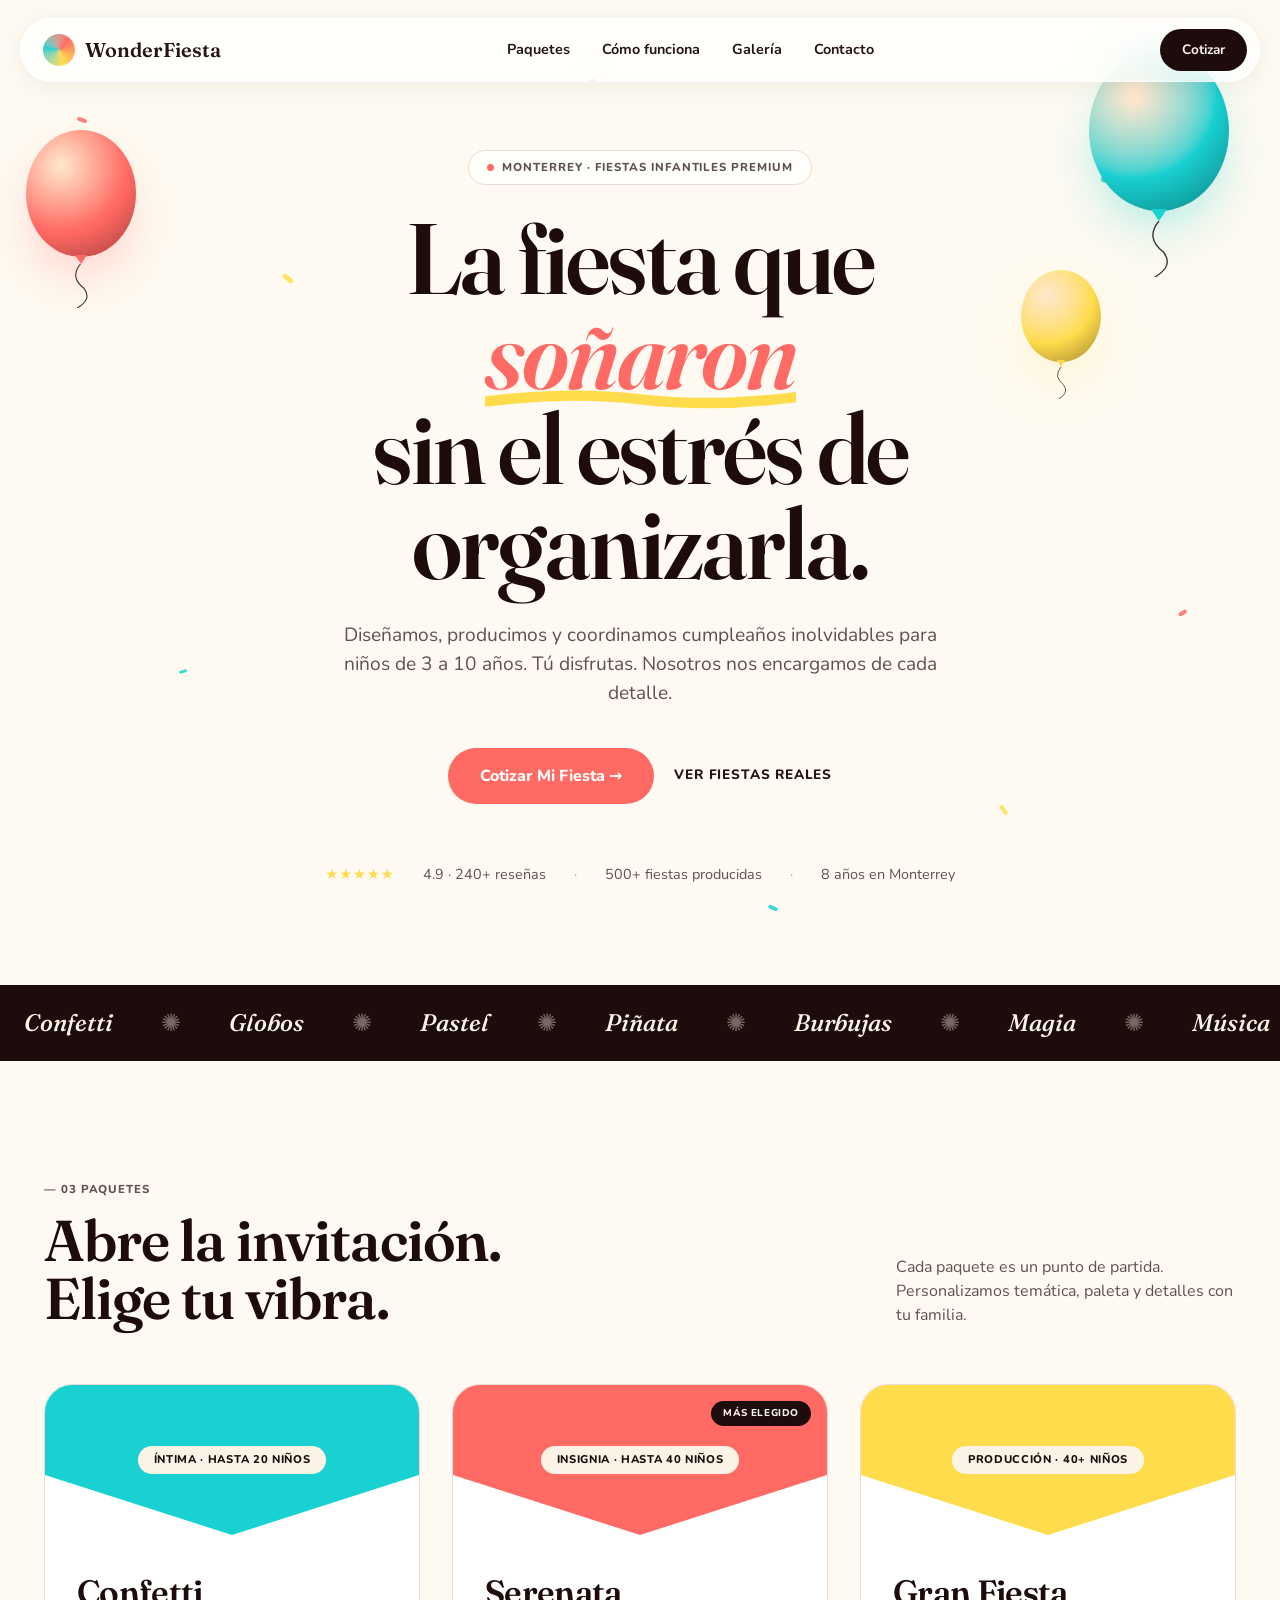
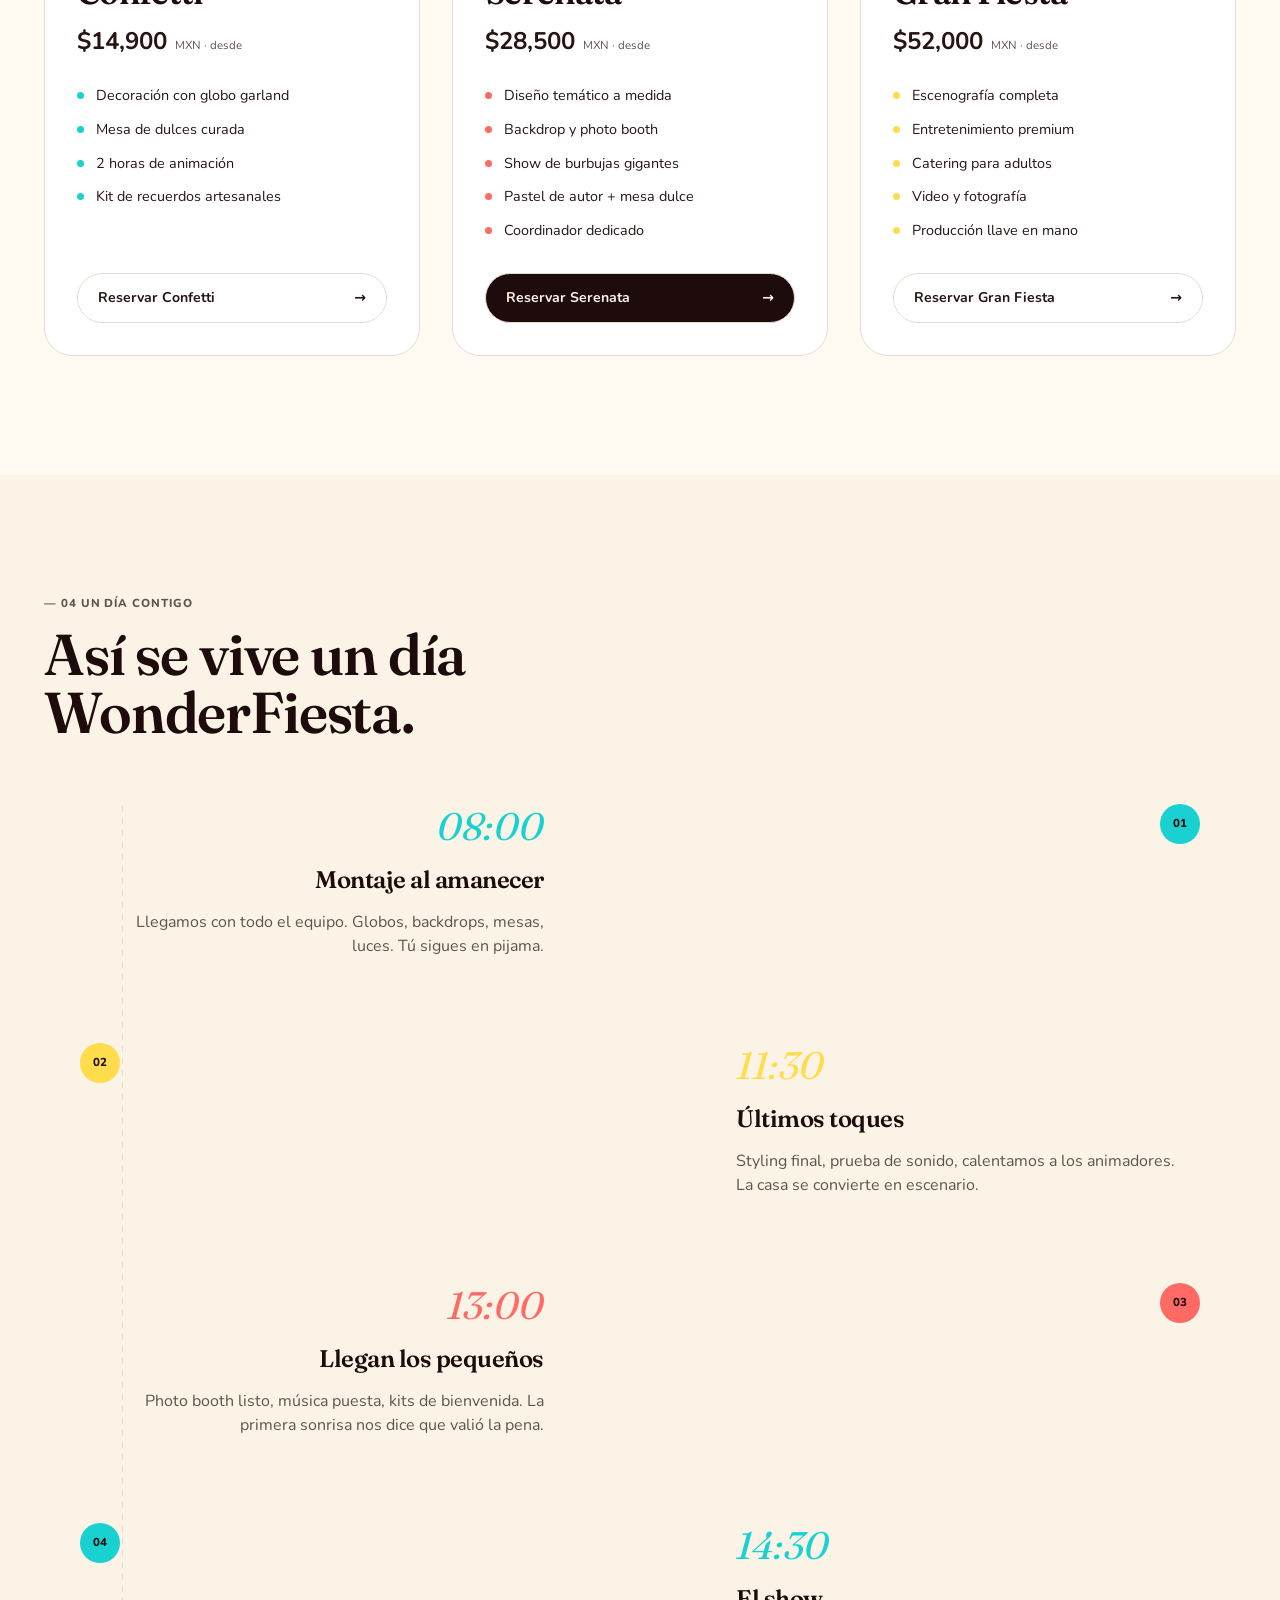
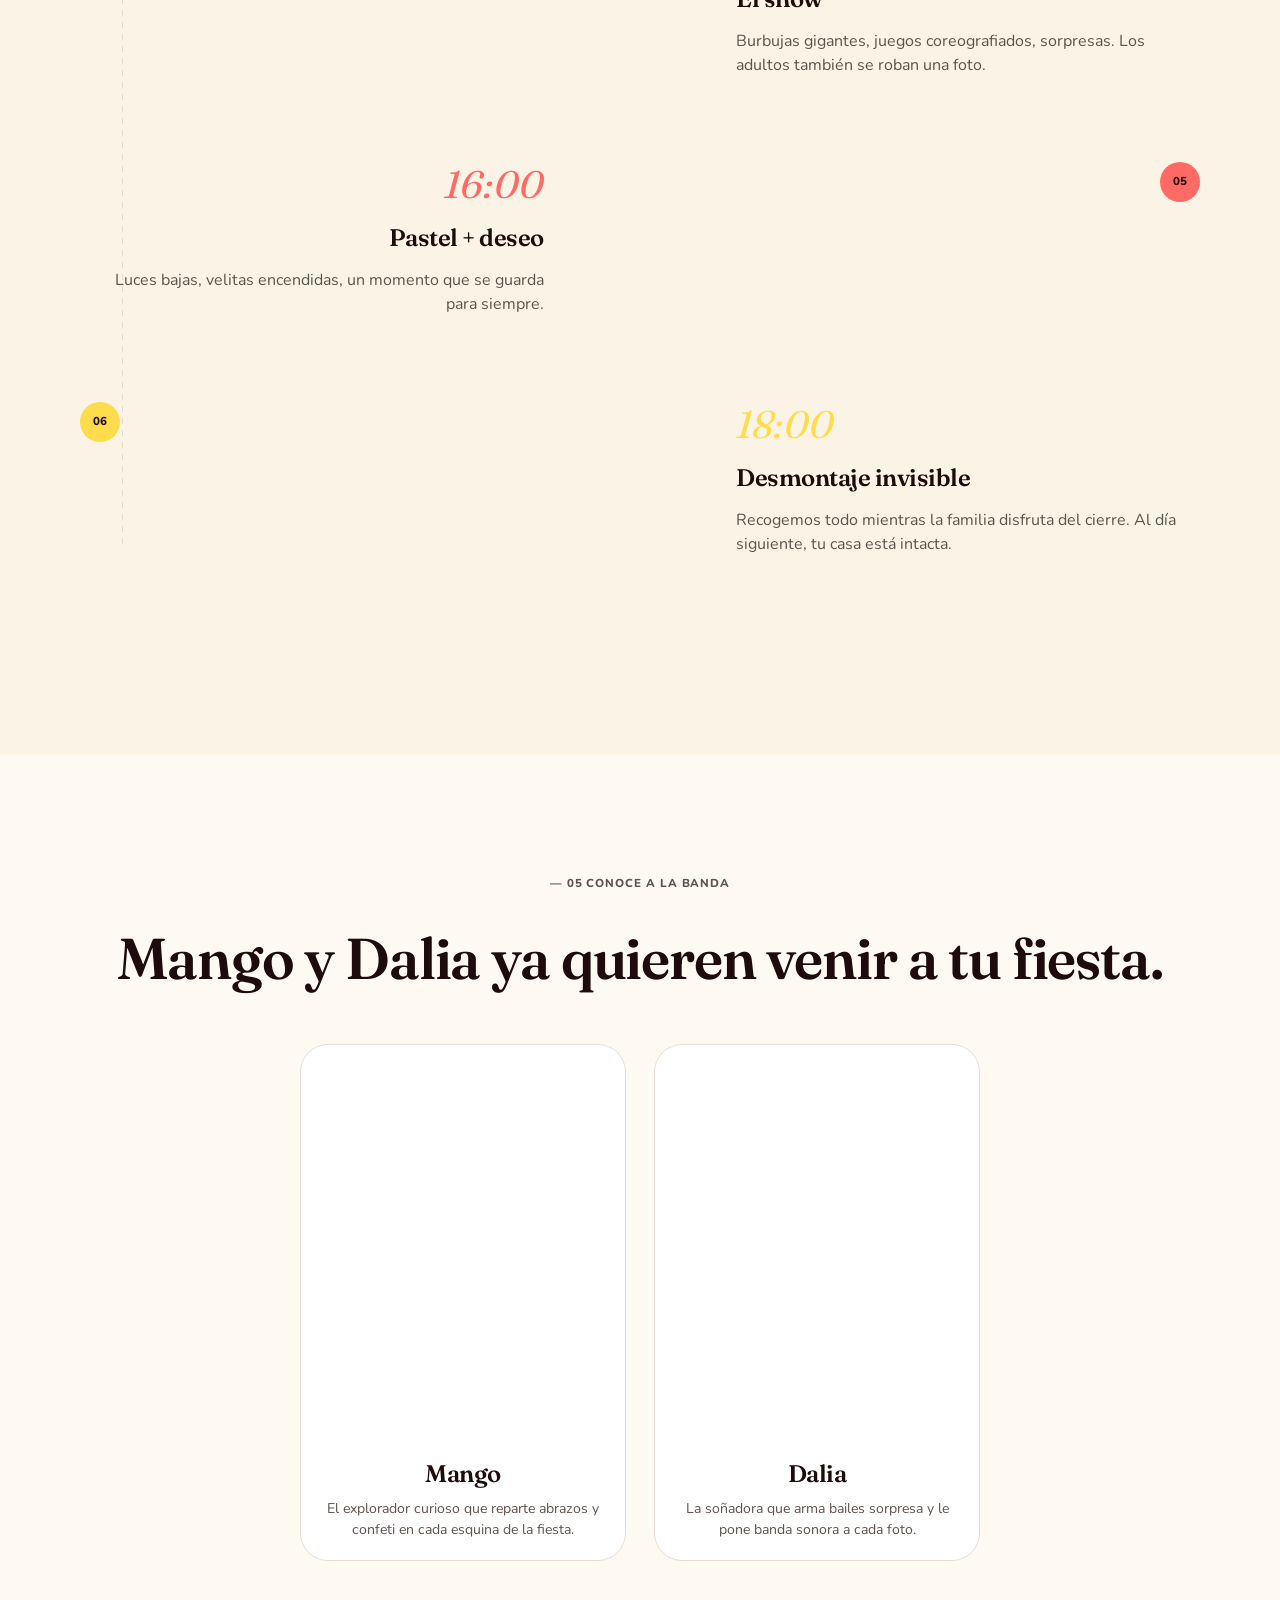
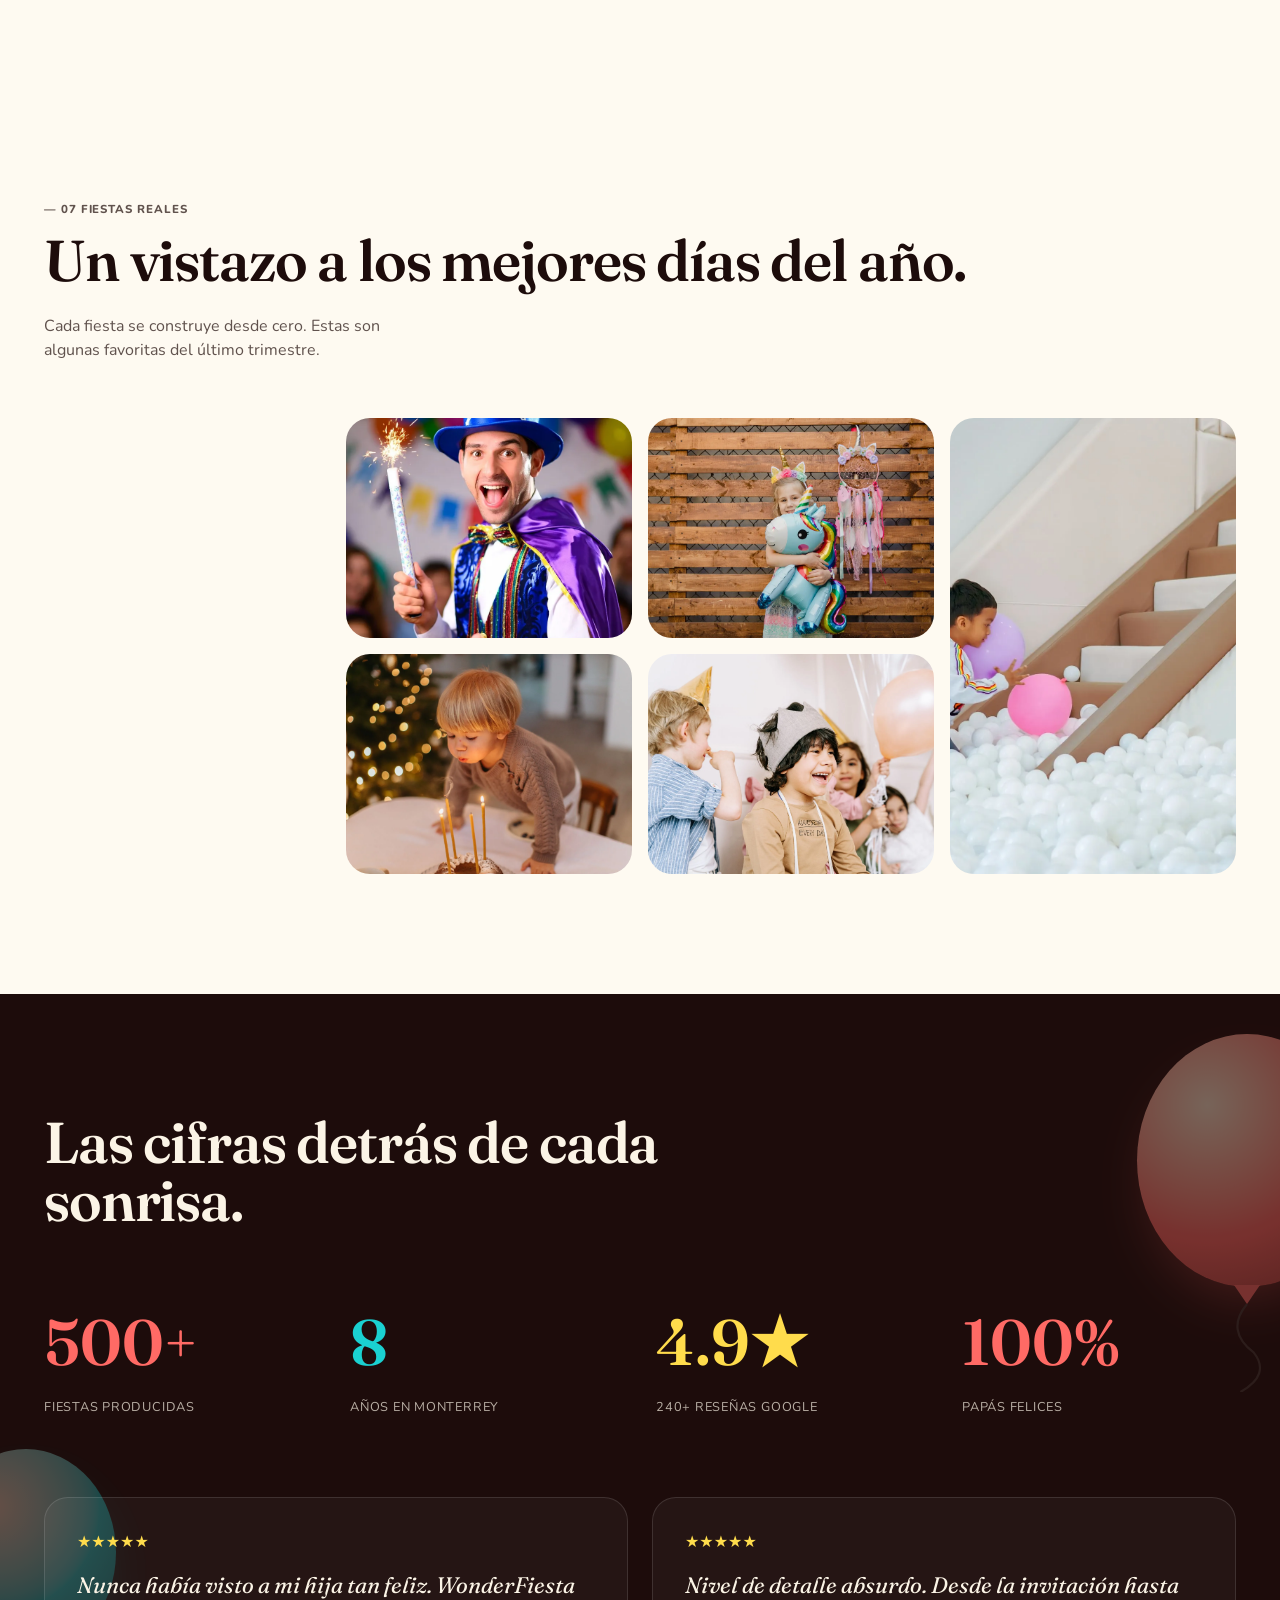
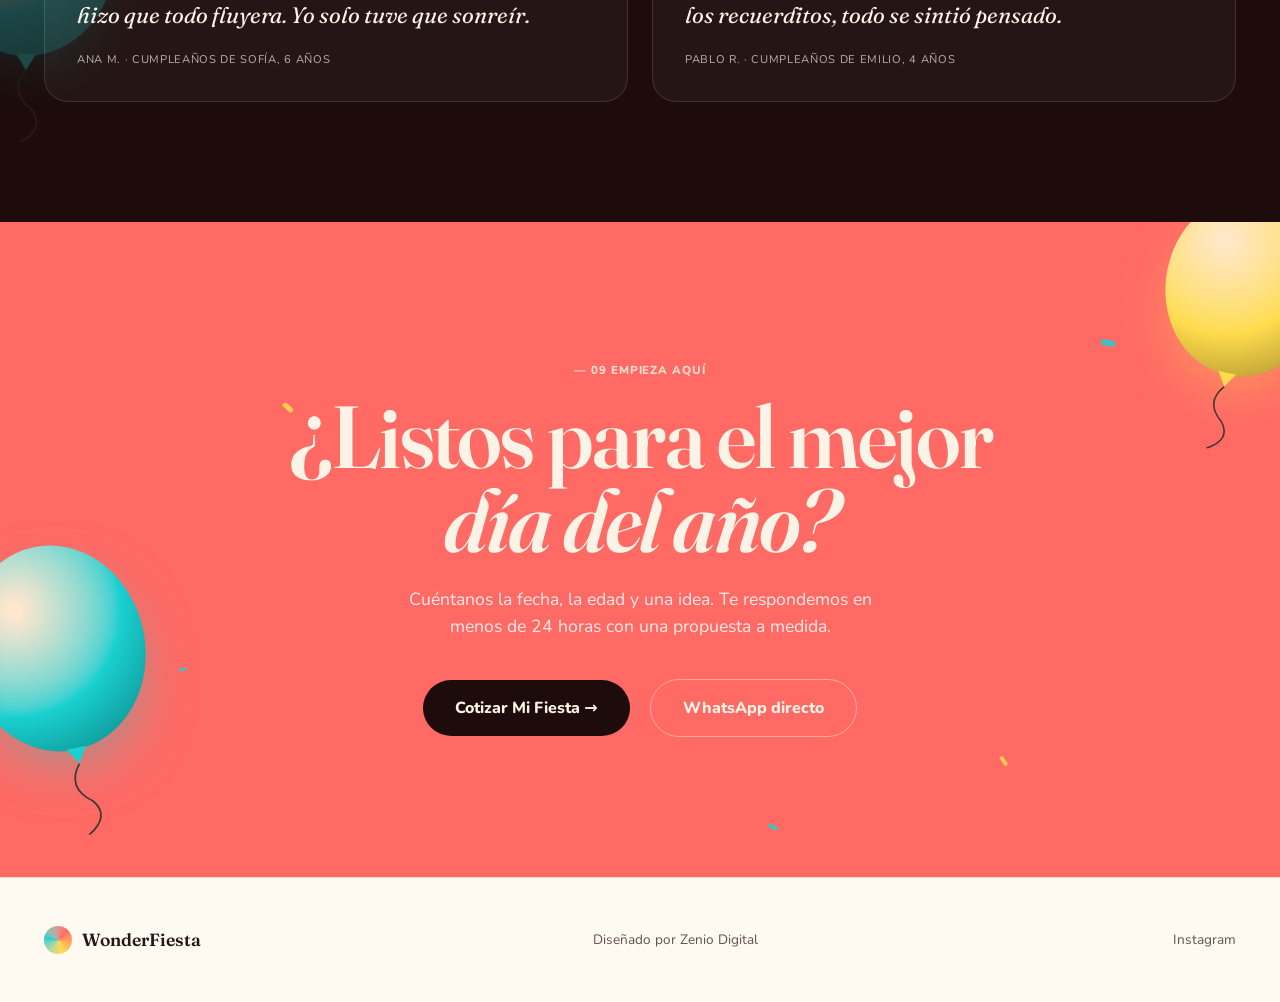
<file: 03_Demos/Fiestas Infantiles/index.html>
<!DOCTYPE html>
<html lang="es">
<head>
<meta charset="UTF-8">
<meta name="viewport" content="width=device-width, initial-scale=1.0">
<title>WonderFiesta — Fiestas infantiles premium en Monterrey</title>
<meta name="description" content="Diseñamos fiestas de cumpleaños inolvidables para niños de 3 a 10 años en Monterrey. Curaduría, decoración, animación y logística sin estrés.">
<link rel="preconnect" href="https://fonts.googleapis.com">
<link rel="preconnect" href="https://fonts.gstatic.com" crossorigin>
<link href="https://fonts.googleapis.com/css2?family=Fraunces:ital,wght@0,500;0,600;0,700;1,500;1,600&family=Nunito:wght@400;600;700;800;900&display=swap" rel="stylesheet">
<style>
:root{
  --radius:1.25rem;
  --background:oklch(0.985 0.012 85);
  --cream:oklch(0.97 0.02 85);
  --foreground:oklch(0.22 0.03 20);
  --ink:oklch(0.18 0.03 25);
  --coral:oklch(0.72 0.19 25);
  --coral-foreground:oklch(0.99 0.005 85);
  --turquoise:oklch(0.78 0.13 195);
  --turquoise-foreground:oklch(0.2 0.05 220);
  --sunny:oklch(0.9 0.16 95);
  --sunny-foreground:oklch(0.22 0.04 60);
  --card:oklch(1 0 0);
  --border:oklch(0.9 0.02 60);
  --muted-foreground:oklch(0.45 0.02 40);
  --display:'Fraunces','Georgia',serif;
  --sans:'Nunito','Inter',system-ui,sans-serif;
}
*,*::before,*::after{margin:0;padding:0;box-sizing:border-box;}
html{scroll-behavior:smooth;}
body{font-family:var(--sans);background:var(--background);color:var(--foreground);overflow-x:hidden;line-height:1.5;}
img,svg,video{display:block;max-width:100%;}
a{color:inherit;text-decoration:none;}
button{font:inherit;cursor:pointer;border:none;background:none;}
ul,ol{list-style:none;}
h1,h2,h3{font-family:var(--display);font-weight:600;letter-spacing:-0.02em;color:var(--ink);}
.container{max-width:1240px;margin:0 auto;padding:0 24px;}

/* ===== Keyframes (portados de styles.css) ===== */
@keyframes float-slow{0%,100%{transform:translateY(0) rotate(0deg);}50%{transform:translateY(-18px) rotate(3deg);}}
@keyframes float-slower{0%,100%{transform:translateY(0) rotate(0deg);}50%{transform:translateY(-14px) rotate(-4deg);}}
@keyframes wiggle{0%,100%{transform:rotate(-3deg);}50%{transform:rotate(3deg);}}
@keyframes marquee{from{transform:translateX(0);}to{transform:translateX(-50%);}}
@keyframes fade-out{from{opacity:.9;}to{opacity:0;}}
.float-slow{animation:float-slow 7s ease-in-out infinite;}
.float-slower{animation:float-slower 9s ease-in-out infinite;}
.wiggle{animation:wiggle 5s ease-in-out infinite;}

/* ===== Reveal on scroll ===== */
.reveal{opacity:0;transform:translateY(28px);transition:opacity .9s cubic-bezier(.2,.7,.2,1),transform .9s cubic-bezier(.2,.7,.2,1);will-change:opacity,transform;}
.reveal.visible{opacity:1;transform:translateY(0);}

/* ===== Buttons ===== */
.btn{display:inline-flex;align-items:center;gap:10px;padding:16px 32px;border-radius:99px;font-weight:800;font-size:1rem;transition:transform .25s cubic-bezier(.34,1.56,.64,1);}
.btn:hover{transform:scale(1.04);}
.btn-primary{background:var(--coral);color:var(--coral-foreground);}
.btn-dark{background:var(--ink);color:var(--cream);}
.btn-outline-light{border:1px solid oklch(1 0 0 / .4);color:var(--cream);}
.section-eyebrow{display:block;font-size:.72rem;font-weight:800;text-transform:uppercase;letter-spacing:.08em;color:var(--muted-foreground);margin-bottom:14px;}
.section-title{font-size:clamp(2.4rem,4.5vw,3.75rem);line-height:1;letter-spacing:-0.02em;}
.section-note{max-width:340px;color:var(--muted-foreground);}
.section-head{margin-bottom:56px;display:flex;flex-wrap:wrap;align-items:flex-end;justify-content:space-between;gap:24px;}
.dot-sep{opacity:.5;}

/* ===== Cursor hidden on desktop ===== */
@media (hover:hover) and (pointer:fine){
  .cursor-hidden,.cursor-hidden *{cursor:none !important;}
}

/* ===== Custom cursor ===== */
.cursor-layer{position:fixed;inset:0;z-index:100;pointer-events:none;opacity:0;transition:opacity .3s;}
.cursor-layer.visible{opacity:1;}
.confetti-particle{position:fixed;top:0;left:0;border-radius:2px;pointer-events:none;animation:fade-out 900ms ease-out forwards;}
.cursor-string{position:fixed;top:0;left:0;width:14px;height:26px;pointer-events:none;}
.cursor-balloon{position:fixed;top:0;left:0;width:32px;height:42px;pointer-events:none;}
.cursor-balloon-body{width:32px;height:40px;border-radius:50%;background:radial-gradient(circle at 32% 30%,oklch(0.92 0.08 25),var(--coral) 60%,oklch(0.6 0.2 25));box-shadow:0 6px 18px -6px oklch(0.6 0.2 25 / .5);}
.cursor-balloon-tip{width:0;height:0;margin:-1px auto 0;border-left:4px solid transparent;border-right:4px solid transparent;border-top:6px solid var(--coral);}

/* ===== Confetti field (decorative, static) ===== */
.confetti-field{position:absolute;inset:0;overflow:hidden;pointer-events:none;}
.confetti-field span{position:absolute;border-radius:2px;opacity:.85;}

/* ===== Floating balloons (decorative) ===== */
.balloon-float{position:absolute;pointer-events:none;}
.balloon{position:relative;width:var(--bl-size,110px);}
.balloon-body{width:100%;aspect-ratio:1/1.15;border-radius:50%;background:radial-gradient(circle at 32% 28%,oklch(0.95 0.05 60),var(--bl-color) 55%,color-mix(in oklab,var(--bl-color) 70%,black));box-shadow:0 24px 60px -20px color-mix(in oklab,var(--bl-color) 55%,transparent);}
.balloon-tip{width:0;height:0;margin:-2px auto 0;border-left:calc(var(--bl-size) * 0.06) solid transparent;border-right:calc(var(--bl-size) * 0.06) solid transparent;border-top:calc(var(--bl-size) * 0.09) solid var(--bl-color);}
.balloon-string{display:block;margin:0 auto;width:calc(var(--bl-size) * 0.3);height:calc(var(--bl-size) * 0.4);}

/* ===== NAV ===== */
.nav{position:fixed;top:0;left:0;right:0;z-index:90;padding:18px 0;}
.nav-inner{display:flex;align-items:center;justify-content:space-between;gap:24px;background:oklch(1 0 0 / .7);backdrop-filter:blur(14px);-webkit-backdrop-filter:blur(14px);border:1px solid oklch(1 0 0 / .6);border-radius:99px;padding:10px 12px 10px 22px;box-shadow:0 4px 24px oklch(0.2 0.03 20 / .06);}
.nav-logo{display:flex;align-items:center;gap:10px;}
.nav-logo-dot{width:32px;height:32px;border-radius:50%;background:conic-gradient(from 40deg,var(--coral),var(--sunny),var(--turquoise),var(--coral));}
.nav-logo-text{font-family:var(--display);font-size:1.25rem;font-weight:600;}
.nav-links{display:flex;align-items:center;gap:32px;font-size:.9rem;font-weight:700;}
.nav-links a:hover{color:var(--coral);}
.nav-cta{border-radius:99px;padding:11px 22px;font-size:.85rem;font-weight:700;background:var(--ink);color:var(--cream);}
.nav-hamburger{display:none;width:40px;height:40px;border-radius:50%;align-items:center;justify-content:center;background:var(--card);}
.nav-hamburger span{display:block;width:18px;height:2px;background:var(--ink);position:relative;transition:background .3s;}
.nav-hamburger span::before,.nav-hamburger span::after{content:'';position:absolute;left:0;width:18px;height:2px;background:var(--ink);transition:transform .3s;}
.nav-hamburger span::before{top:-6px;}
.nav-hamburger span::after{top:6px;}
.nav-hamburger.open span{background:transparent;}
.nav-hamburger.open span::before{transform:rotate(45deg) translate(4px,4px);}
.nav-hamburger.open span::after{transform:rotate(-45deg) translate(4px,-4px);}
.nav-mobile{position:fixed;inset:0;background:var(--cream);z-index:89;display:flex;flex-direction:column;align-items:center;justify-content:center;gap:8px;opacity:0;pointer-events:none;transform:translateY(-12px);transition:opacity .3s,transform .3s;}
.nav-mobile.open{opacity:1;pointer-events:auto;transform:translateY(0);}
.nav-mobile a{font-family:var(--display);font-size:1.6rem;padding:12px 0;}

/* ===== HERO ===== */
.hero{position:relative;overflow:hidden;padding:150px 0 100px;}
.hero-inner{max-width:760px;margin:0 auto;text-align:center;position:relative;z-index:2;}
.hero-badge{display:inline-flex;align-items:center;gap:8px;border:1px solid var(--border);background:oklch(1 0 0 / .7);backdrop-filter:blur(8px);border-radius:99px;padding:8px 18px;font-size:.72rem;font-weight:800;text-transform:uppercase;letter-spacing:.08em;color:var(--muted-foreground);}
.hero-badge-dot{width:7px;height:7px;border-radius:50%;background:var(--coral);}
.hero-title{margin-top:26px;font-size:clamp(2.75rem,8vw,6.25rem);line-height:.95;letter-spacing:-0.02em;}
.hero-title-accent{position:relative;display:inline-block;margin:0 8px;}
.hero-title-italic{position:relative;z-index:1;font-style:italic;color:var(--coral);}
.hero-title-underline{position:absolute;left:0;bottom:-8px;width:100%;z-index:0;}
.hero-lead{margin:30px auto 0;max-width:620px;font-size:1.2rem;color:var(--muted-foreground);}
.hero-ctas{margin-top:40px;display:flex;align-items:center;justify-content:center;gap:20px;flex-wrap:wrap;}
.hero-link{font-size:.85rem;font-weight:800;text-transform:uppercase;letter-spacing:.06em;text-underline-offset:8px;}
.hero-link:hover{text-decoration:underline;}
.hero-proof{margin-top:60px;display:flex;flex-wrap:wrap;align-items:center;justify-content:center;gap:12px 28px;font-size:.9rem;color:var(--muted-foreground);}
.hero-proof-stars{color:var(--sunny);letter-spacing:1px;}

/* ===== MARQUEE ===== */
.marquee{overflow:hidden;background:var(--ink);color:var(--cream);}
.marquee-track{display:flex;white-space:nowrap;padding:20px 0;animation:marquee 40s linear infinite;width:max-content;}
.marquee-track span{margin:0 24px;font-family:var(--display);font-size:1.5rem;font-style:italic;font-weight:500;}
.marquee-track .sep{opacity:.4;font-style:normal;}

/* ===== PACKAGES ===== */
.packages{padding:120px 0;}
.packages-grid{display:grid;grid-template-columns:repeat(3,1fr);gap:32px;}
.package-card{position:relative;display:flex;flex-direction:column;border:1px solid var(--border);border-radius:28px;background:var(--card);overflow:hidden;transition:transform .5s,box-shadow .5s;}
.package-card:hover{transform:translateY(-8px);box-shadow:0 30px 80px -30px oklch(0.2 0.03 20 / .25);}
.package-envelope{position:relative;height:150px;display:flex;align-items:center;justify-content:center;transform-origin:bottom;transition:transform .7s cubic-bezier(.2,.7,.2,1);clip-path:polygon(0 0,100% 0,100% 60%,50% 100%,0 60%);}
.package-card:hover .package-envelope{transform:rotateX(-25deg);}
.package-tag{border-radius:99px;background:var(--cream);color:var(--ink);padding:6px 16px;font-size:.7rem;font-weight:800;text-transform:uppercase;letter-spacing:.06em;}
.package-featured-badge{position:absolute;top:16px;right:16px;border-radius:99px;background:var(--ink);color:var(--cream);padding:5px 12px;font-size:.62rem;font-weight:800;text-transform:uppercase;letter-spacing:.06em;}
.package-body{flex:1;display:flex;flex-direction:column;padding:32px;}
.package-name{font-size:2.1rem;}
.package-price{margin-top:6px;display:flex;align-items:baseline;gap:8px;}
.package-price-amount{font-size:1.5rem;font-weight:700;}
.package-price-unit{font-size:.72rem;color:var(--muted-foreground);}
.package-features{flex:1;margin-top:26px;display:flex;flex-direction:column;gap:12px;font-size:.9rem;}
.package-features li{display:flex;align-items:flex-start;gap:12px;}
.package-features .dot{margin-top:7px;width:7px;height:7px;border-radius:50%;flex-shrink:0;}
.package-cta{margin-top:32px;display:flex;align-items:center;justify-content:space-between;border:1px solid var(--border);border-radius:99px;padding:13px 20px;font-size:.88rem;font-weight:700;transition:background .25s,color .25s,border-color .25s;}
.package-cta:hover{border-color:transparent;}

/* ===== TIMELINE ===== */
.timeline{padding:120px 0;background:var(--cream);}
.timeline-list{position:relative;max-width:1080px;margin:0 auto;}
.timeline-list::before{content:'';position:absolute;left:22px;top:8px;bottom:8px;width:1px;background-image:linear-gradient(to bottom,var(--border) 50%,transparent 50%);background-size:1px 12px;}
.timeline-step{position:relative;display:grid;grid-template-columns:1fr 1fr;gap:64px;margin-bottom:80px;}
.timeline-step:nth-child(even) .timeline-content{grid-column:2;text-align:left;padding-left:64px;}
.timeline-step:nth-child(odd) .timeline-content{grid-column:1;text-align:right;padding-right:64px;}
.timeline-dot{position:absolute;top:6px;width:40px;height:40px;border-radius:50%;display:flex;align-items:center;justify-content:center;font-size:.72rem;font-weight:800;color:var(--ink);background:var(--step-color);}
.timeline-step:nth-child(odd) .timeline-dot{right:-20px;}
.timeline-step:nth-child(even) .timeline-dot{left:-20px;}
.timeline-time{font-family:var(--display);font-style:italic;font-size:2.4rem;color:var(--step-color);}
.timeline-title{margin-top:6px;font-size:1.5rem;}
.timeline-body{margin-top:12px;color:var(--muted-foreground);}

/* ===== MASCOTS ===== */
.mascots{padding:120px 0;text-align:center;}
.mascots .section-head{justify-content:center;text-align:center;flex-direction:column;align-items:center;}
.mascots-grid{max-width:680px;margin:0 auto;display:grid;grid-template-columns:repeat(2,1fr);gap:28px;}
.mascot-card{border:1px solid var(--border);border-radius:28px;overflow:hidden;background:var(--card);transition:transform .4s,box-shadow .4s;}
.mascot-card:hover{transform:translateY(-6px);box-shadow:0 24px 60px -24px oklch(0.2 0.03 20 / .22);}
.mascot-video{width:100%;aspect-ratio:464/560;object-fit:cover;}
.mascot-caption{padding:20px;}
.mascot-caption h3{font-size:1.5rem;}
.mascot-caption p{margin-top:6px;font-size:.88rem;color:var(--muted-foreground);}

/* ===== GALLERY ===== */
.gallery{padding:120px 0;}
.gallery-grid{display:grid;grid-template-columns:repeat(4,1fr);grid-auto-rows:220px;gap:16px;}
.gallery-item{position:relative;border-radius:24px;overflow:hidden;}
.gallery-item--tall{grid-row:span 2;}
.gallery-media{width:100%;height:100%;object-fit:cover;transition:transform 1.4s;}
.gallery-item:hover .gallery-media{transform:scale(1.06);}
.gallery-overlay{position:absolute;inset:0;opacity:0;transition:opacity .5s;background:linear-gradient(to top,oklch(0.2 0.03 20 / .5),transparent 60%);}
.gallery-item:hover .gallery-overlay{opacity:1;}

/* ===== TRUST ===== */
.trust{position:relative;overflow:hidden;padding:120px 0;background:var(--ink);color:var(--cream);}
.trust .section-title{color:var(--cream);max-width:700px;}
.trust-stats{margin-top:64px;display:grid;grid-template-columns:repeat(4,1fr);gap:32px;}
.trust-stat-num{font-family:var(--display);font-size:clamp(2.75rem,5vw,4rem);font-weight:600;color:var(--stat-color);}
.trust-stat-label{margin-top:8px;font-size:.8rem;text-transform:uppercase;letter-spacing:.06em;opacity:.7;}
.trust-reviews{margin-top:80px;display:grid;grid-template-columns:repeat(2,1fr);gap:24px;}
.trust-review{border:1px solid oklch(1 0 0 / .12);background:oklch(1 0 0 / .04);border-radius:24px;padding:32px;}
.trust-review-stars{color:var(--sunny);}
.trust-review-quote{margin-top:16px;font-family:var(--display);font-size:1.4rem;font-style:italic;line-height:1.35;}
.trust-review-author{margin-top:22px;font-size:.7rem;text-transform:uppercase;letter-spacing:.06em;opacity:.7;}

/* ===== FINAL CTA ===== */
.final-cta{position:relative;overflow:hidden;padding:140px 0;background:var(--coral);}
.final-cta-inner{position:relative;z-index:2;max-width:760px;margin:0 auto;text-align:center;}
.final-cta-inner .section-eyebrow{color:var(--cream);opacity:.85;}
.final-cta-title{margin-top:16px;font-size:clamp(2.75rem,7vw,5.5rem);line-height:.95;color:var(--cream);}
.final-cta-title em{font-style:italic;}
.final-cta-lead{margin:24px auto 0;max-width:480px;color:oklch(1 0 0 / .85);font-size:1.1rem;}
.final-cta-ctas{margin-top:40px;display:flex;align-items:center;justify-content:center;gap:20px;flex-wrap:wrap;}

/* ===== FOOTER ===== */
.site-footer{border-top:1px solid var(--border);padding:48px 0;}
.footer-inner{display:flex;flex-wrap:wrap;align-items:center;justify-content:space-between;gap:24px;}
.footer-logo{display:flex;align-items:center;gap:10px;font-family:var(--display);font-size:1.1rem;font-weight:600;}
.footer-logo-dot{width:28px;height:28px;border-radius:50%;background:conic-gradient(from 40deg,var(--coral),var(--sunny),var(--turquoise),var(--coral));}
.footer-tagline{font-size:.85rem;color:var(--muted-foreground);}
.footer-links{display:flex;gap:24px;font-size:.85rem;color:var(--muted-foreground);}
.footer-links a:hover{color:var(--foreground);}

/* ===== Responsive ===== */
@media (max-width:900px){
  .nav-links{display:none;}
  .nav-hamburger{display:flex;}
  .hero-balloon-1{left:-30px;top:96px;}
  .hero-balloon-2{right:-24px;top:40px;}
  .hero-balloon-3{display:none;}
  .packages-grid{grid-template-columns:1fr;}
  .mascots-grid{grid-template-columns:1fr;max-width:360px;}
  .gallery-grid{grid-template-columns:repeat(2,1fr);grid-auto-rows:180px;}
  .trust-stats{grid-template-columns:repeat(2,1fr);}
  .trust-reviews{grid-template-columns:1fr;}
  .timeline-list::before{left:18px;}
  .timeline-step{grid-template-columns:1fr;gap:0;margin-bottom:48px;}
  .timeline-step:nth-child(odd) .timeline-content,
  .timeline-step:nth-child(even) .timeline-content{grid-column:1;text-align:left;padding-left:52px;padding-right:0;}
  .timeline-step:nth-child(odd) .timeline-dot,
  .timeline-step:nth-child(even) .timeline-dot{left:-2px;right:auto;}
}
@media (max-width:560px){
  .gallery-grid{grid-template-columns:1fr;grid-auto-rows:240px;}
  .gallery-item--tall{grid-row:span 1;}
  .trust-stats{grid-template-columns:1fr 1fr;}
  .final-cta-ctas,.hero-ctas{flex-direction:column;width:100%;}
  .btn{width:100%;justify-content:center;}
}
</style>
</head>
<body class="cursor-hidden">

  <!-- ============ CUSTOM CURSOR ============ -->
  <div class="cursor-layer" id="cursorLayer" aria-hidden="true">
    <div class="cursor-trail" id="cursorTrail"></div>
    <svg class="cursor-string" id="cursorString" viewBox="0 0 14 26"><path d="M7 0 Q 2 8 8 16 Q 12 22 7 26" stroke="oklch(0.4 0.02 40)" stroke-width="1" fill="none"/></svg>
    <div class="cursor-balloon" id="cursorBalloon">
      <div class="cursor-balloon-body"></div>
      <div class="cursor-balloon-tip"></div>
    </div>
  </div>

  <!-- ============ 1. NAV ============ -->
  <header class="nav" id="siteNav">
    <div class="nav-inner container">
      <a href="#" class="nav-logo">
        <span class="nav-logo-dot"></span>
        <span class="nav-logo-text">WonderFiesta</span>
      </a>
      <nav class="nav-links">
        <a href="#paquetes">Paquetes</a>
        <a href="#como">Cómo funciona</a>
        <a href="#galeria">Galería</a>
        <a href="#contacto">Contacto</a>
      </nav>
      <a href="#contacto" class="nav-cta">Cotizar</a>
      <button class="nav-hamburger" id="navHamburger" aria-label="Menú"><span></span></button>
    </div>
    <div class="nav-mobile" id="navMobile">
      <a href="#paquetes">Paquetes</a>
      <a href="#como">Cómo funciona</a>
      <a href="#galeria">Galería</a>
      <a href="#contacto">Contacto</a>
    </div>
  </header>

  <main>

    <!-- ============ 2. HERO ============ -->
    <section class="hero">
      <div class="confetti-field" aria-hidden="true">
        <span style="left:6%;top:12%;width:10px;height:4px;background:var(--coral);transform:rotate(20deg)"></span>
        <span style="left:14%;top:68%;width:8px;height:3.2px;background:var(--turquoise);transform:rotate(-15deg)"></span>
        <span style="left:22%;top:28%;width:12px;height:4.8px;background:var(--sunny);transform:rotate(40deg)"></span>
        <span style="left:86%;top:18%;width:14px;height:5.6px;background:var(--turquoise);transform:rotate(10deg)"></span>
        <span style="left:92%;top:62%;width:9px;height:3.6px;background:var(--coral);transform:rotate(-30deg)"></span>
        <span style="left:78%;top:82%;width:11px;height:4.4px;background:var(--sunny);transform:rotate(55deg)"></span>
        <span style="left:46%;top:8%;width:7px;height:2.8px;background:var(--coral);transform:rotate(0deg)"></span>
        <span style="left:60%;top:92%;width:10px;height:4px;background:var(--turquoise);transform:rotate(25deg)"></span>
      </div>

      <div class="balloon-float hero-balloon-1 float-slow" style="left:2%;top:130px" aria-hidden="true">
        <div class="balloon" style="--bl-color:var(--coral);--bl-size:110px">
          <div class="balloon-body"></div>
          <div class="balloon-tip"></div>
          <svg class="balloon-string" viewBox="0 0 30 40"><path d="M15 0 Q 5 12 18 22 Q 26 32 12 40" stroke="oklch(0.35 0.02 40)" stroke-width="1" fill="none"/></svg>
        </div>
      </div>
      <div class="balloon-float hero-balloon-2 float-slower" style="right:4%;top:50px" aria-hidden="true">
        <div class="balloon" style="--bl-color:var(--turquoise);--bl-size:140px">
          <div class="balloon-body"></div>
          <div class="balloon-tip"></div>
          <svg class="balloon-string" viewBox="0 0 30 40"><path d="M15 0 Q 5 12 18 22 Q 26 32 12 40" stroke="oklch(0.35 0.02 40)" stroke-width="1" fill="none"/></svg>
        </div>
      </div>
      <div class="balloon-float hero-balloon-3 float-slow" style="right:14%;top:270px" aria-hidden="true">
        <div class="balloon" style="--bl-color:var(--sunny);--bl-size:80px">
          <div class="balloon-body"></div>
          <div class="balloon-tip"></div>
          <svg class="balloon-string" viewBox="0 0 30 40"><path d="M15 0 Q 5 12 18 22 Q 26 32 12 40" stroke="oklch(0.35 0.02 40)" stroke-width="1" fill="none"/></svg>
        </div>
      </div>

      <div class="hero-inner reveal">
        <span class="hero-badge">
          <span class="hero-badge-dot"></span>
          Monterrey · Fiestas infantiles premium
        </span>

        <h1 class="hero-title">
          La fiesta que
          <span class="hero-title-accent">
            <span class="hero-title-italic">soñaron</span>
            <svg class="hero-title-underline" viewBox="0 0 300 20" preserveAspectRatio="none"><path d="M2 12 Q 80 2, 150 10 T 298 8" stroke="var(--sunny)" stroke-width="10" fill="none" stroke-linecap="round"/></svg>
          </span>
          <br>
          sin el estrés de organizarla.
        </h1>

        <p class="hero-lead">Diseñamos, producimos y coordinamos cumpleaños inolvidables para niños de 3 a 10 años. Tú disfrutas. Nosotros nos encargamos de cada detalle.</p>

        <div class="hero-ctas">
          <a href="#contacto" class="btn btn-primary">Cotizar Mi Fiesta →</a>
          <a href="#galeria" class="hero-link">Ver fiestas reales</a>
        </div>

        <div class="hero-proof">
          <span class="hero-proof-stars">★★★★★</span>
          <span>4.9 · 240+ reseñas</span>
          <span class="dot-sep">·</span>
          <span>500+ fiestas producidas</span>
          <span class="dot-sep">·</span>
          <span>8 años en Monterrey</span>
        </div>
      </div>
    </section>

    <!-- ============ 3. MARQUEE ============ -->
    <div class="marquee">
      <div class="marquee-track" id="marqueeTrack">
        <!-- palabras x3, generado / estático -->
      </div>
    </div>

    <!-- ============ 4. PACKAGES ============ -->
    <section id="paquetes" class="packages">
      <div class="container">
        <div class="section-head reveal">
          <div>
            <span class="section-eyebrow">— 03 Paquetes</span>
            <h2 class="section-title">Abre la invitación.<br>Elige tu vibra.</h2>
          </div>
          <p class="section-note">Cada paquete es un punto de partida. Personalizamos temática, paleta y detalles con tu familia.</p>
        </div>

        <div class="packages-grid">
          <article class="package-card reveal">
            <div class="package-envelope" style="background:var(--turquoise)">
              <span class="package-tag">Íntima · hasta 20 niños</span>
            </div>
            <div class="package-body">
              <h3 class="package-name">Confetti</h3>
              <div class="package-price">
                <span class="package-price-amount">$14,900</span>
                <span class="package-price-unit">MXN · desde</span>
              </div>
              <ul class="package-features">
                <li><span class="dot" style="background:var(--turquoise)"></span><span>Decoración con globo garland</span></li>
                <li><span class="dot" style="background:var(--turquoise)"></span><span>Mesa de dulces curada</span></li>
                <li><span class="dot" style="background:var(--turquoise)"></span><span>2 horas de animación</span></li>
                <li><span class="dot" style="background:var(--turquoise)"></span><span>Kit de recuerdos artesanales</span></li>
              </ul>
              <a href="#contacto" class="package-cta">Reservar Confetti <span>→</span></a>
            </div>
          </article>

          <article class="package-card reveal">
            <div class="package-envelope" style="background:var(--coral)">
              <span class="package-tag">Insignia · hasta 40 niños</span>
              <span class="package-featured-badge">Más elegido</span>
            </div>
            <div class="package-body">
              <h3 class="package-name">Serenata</h3>
              <div class="package-price">
                <span class="package-price-amount">$28,500</span>
                <span class="package-price-unit">MXN · desde</span>
              </div>
              <ul class="package-features">
                <li><span class="dot" style="background:var(--coral)"></span><span>Diseño temático a medida</span></li>
                <li><span class="dot" style="background:var(--coral)"></span><span>Backdrop y photo booth</span></li>
                <li><span class="dot" style="background:var(--coral)"></span><span>Show de burbujas gigantes</span></li>
                <li><span class="dot" style="background:var(--coral)"></span><span>Pastel de autor + mesa dulce</span></li>
                <li><span class="dot" style="background:var(--coral)"></span><span>Coordinador dedicado</span></li>
              </ul>
              <a href="#contacto" class="package-cta" style="background:var(--ink);color:var(--cream)">Reservar Serenata <span>→</span></a>
            </div>
          </article>

          <article class="package-card reveal">
            <div class="package-envelope" style="background:var(--sunny)">
              <span class="package-tag">Producción · 40+ niños</span>
            </div>
            <div class="package-body">
              <h3 class="package-name">Gran Fiesta</h3>
              <div class="package-price">
                <span class="package-price-amount">$52,000</span>
                <span class="package-price-unit">MXN · desde</span>
              </div>
              <ul class="package-features">
                <li><span class="dot" style="background:var(--sunny)"></span><span>Escenografía completa</span></li>
                <li><span class="dot" style="background:var(--sunny)"></span><span>Entretenimiento premium</span></li>
                <li><span class="dot" style="background:var(--sunny)"></span><span>Catering para adultos</span></li>
                <li><span class="dot" style="background:var(--sunny)"></span><span>Video y fotografía</span></li>
                <li><span class="dot" style="background:var(--sunny)"></span><span>Producción llave en mano</span></li>
              </ul>
              <a href="#contacto" class="package-cta">Reservar Gran Fiesta <span>→</span></a>
            </div>
          </article>
        </div>
      </div>
    </section>

    <!-- ============ 5. TIMELINE ============ -->
    <section id="como" class="timeline">
      <div class="container">
        <div class="section-head reveal" style="display:block;max-width:640px;">
          <span class="section-eyebrow">— 04 Un día contigo</span>
          <h2 class="section-title">Así se vive un día WonderFiesta.</h2>
        </div>

        <ol class="timeline-list">
          <li class="timeline-step reveal" style="--step-color:var(--turquoise)">
            <div class="timeline-content">
              <span class="timeline-dot">01</span>
              <span class="timeline-time">08:00</span>
              <h3 class="timeline-title">Montaje al amanecer</h3>
              <p class="timeline-body">Llegamos con todo el equipo. Globos, backdrops, mesas, luces. Tú sigues en pijama.</p>
            </div>
          </li>
          <li class="timeline-step reveal" style="--step-color:var(--sunny)">
            <div class="timeline-content">
              <span class="timeline-dot">02</span>
              <span class="timeline-time">11:30</span>
              <h3 class="timeline-title">Últimos toques</h3>
              <p class="timeline-body">Styling final, prueba de sonido, calentamos a los animadores. La casa se convierte en escenario.</p>
            </div>
          </li>
          <li class="timeline-step reveal" style="--step-color:var(--coral)">
            <div class="timeline-content">
              <span class="timeline-dot">03</span>
              <span class="timeline-time">13:00</span>
              <h3 class="timeline-title">Llegan los pequeños</h3>
              <p class="timeline-body">Photo booth listo, música puesta, kits de bienvenida. La primera sonrisa nos dice que valió la pena.</p>
            </div>
          </li>
          <li class="timeline-step reveal" style="--step-color:var(--turquoise)">
            <div class="timeline-content">
              <span class="timeline-dot">04</span>
              <span class="timeline-time">14:30</span>
              <h3 class="timeline-title">El show</h3>
              <p class="timeline-body">Burbujas gigantes, juegos coreografiados, sorpresas. Los adultos también se roban una foto.</p>
            </div>
          </li>
          <li class="timeline-step reveal" style="--step-color:var(--coral)">
            <div class="timeline-content">
              <span class="timeline-dot">05</span>
              <span class="timeline-time">16:00</span>
              <h3 class="timeline-title">Pastel + deseo</h3>
              <p class="timeline-body">Luces bajas, velitas encendidas, un momento que se guarda para siempre.</p>
            </div>
          </li>
          <li class="timeline-step reveal" style="--step-color:var(--sunny)">
            <div class="timeline-content">
              <span class="timeline-dot">06</span>
              <span class="timeline-time">18:00</span>
              <h3 class="timeline-title">Desmontaje invisible</h3>
              <p class="timeline-body">Recogemos todo mientras la familia disfruta del cierre. Al día siguiente, tu casa está intacta.</p>
            </div>
          </li>
        </ol>
      </div>
    </section>

    <!-- ============ 6. MASCOTS ============ -->
    <section class="mascots">
      <div class="container">
        <div class="section-head reveal">
          <span class="section-eyebrow">— 05 Conoce a la banda</span>
          <h2 class="section-title">Mango y Dalia ya quieren venir a tu fiesta.</h2>
        </div>
        <div class="mascots-grid">
          <div class="mascot-card reveal">
            <video class="mascot-video" src="personaje-mango.mp4" autoplay muted loop playsinline aria-label="Video de Mango, mascota de WonderFiesta"></video>
            <div class="mascot-caption">
              <h3>Mango</h3>
              <p>El explorador curioso que reparte abrazos y confeti en cada esquina de la fiesta.</p>
            </div>
          </div>
          <div class="mascot-card reveal">
            <video class="mascot-video" src="personaje-dalia.mp4" autoplay muted loop playsinline aria-label="Video de Dalia, mascota de WonderFiesta"></video>
            <div class="mascot-caption">
              <h3>Dalia</h3>
              <p>La soñadora que arma bailes sorpresa y le pone banda sonora a cada foto.</p>
            </div>
          </div>
        </div>
      </div>
    </section>

    <!-- ============ 7. GALLERY ============ -->
    <section id="galeria" class="gallery">
      <div class="container">
        <div class="section-head reveal">
          <div>
            <span class="section-eyebrow">— 07 Fiestas reales</span>
            <h2 class="section-title">Un vistazo a los mejores días del año.</h2>
          </div>
          <p class="section-note">Cada fiesta se construye desde cero. Estas son algunas favoritas del último trimestre.</p>
        </div>

        <div class="gallery-grid">
          <figure class="gallery-item gallery-item--tall reveal">
            <video class="gallery-media" src="img/gal-showtematico.mp4" autoplay muted loop playsinline aria-label="Video de show temático en fiesta infantil"></video>
            <div class="gallery-overlay"></div>
          </figure>
          <figure class="gallery-item reveal">
            <img class="gallery-media" src="img/gal-mago-v2.webp" alt="Mago realizando trucos en fiesta infantil" loading="lazy">
            <div class="gallery-overlay"></div>
          </figure>
          <figure class="gallery-item reveal">
            <img class="gallery-media" src="img/gal-unicornio.webp" alt="Niña posando con globo de unicornio" loading="lazy">
            <div class="gallery-overlay"></div>
          </figure>
          <figure class="gallery-item gallery-item--tall reveal">
            <img class="gallery-media" src="img/gal-inflables.webp" alt="Inflables y juegos en fiesta al aire libre" loading="lazy">
            <div class="gallery-overlay"></div>
          </figure>
          <figure class="gallery-item reveal">
            <img class="gallery-media" src="img/gal-pastel.webp" alt="Niño soplando las velitas de su pastel de cumpleaños" loading="lazy">
            <div class="gallery-overlay"></div>
          </figure>
          <figure class="gallery-item reveal">
            <img class="gallery-media" src="img/gal-celebracion.webp" alt="Niños celebrando con gorros y globos de fiesta" loading="lazy">
            <div class="gallery-overlay"></div>
          </figure>
        </div>
      </div>
    </section>

    <!-- ============ 8. TRUST ============ -->
    <section class="trust">
      <div class="balloon-float float-slow" style="right:-6%;top:40px;opacity:.4" aria-hidden="true">
        <div class="balloon" style="--bl-color:var(--coral);--bl-size:220px">
          <div class="balloon-body"></div>
          <div class="balloon-tip"></div>
          <svg class="balloon-string" viewBox="0 0 30 40"><path d="M15 0 Q 5 12 18 22 Q 26 32 12 40" stroke="oklch(0.35 0.02 40)" stroke-width="1" fill="none"/></svg>
        </div>
      </div>
      <div class="balloon-float float-slower" style="left:-5%;bottom:80px;opacity:.3" aria-hidden="true">
        <div class="balloon" style="--bl-color:var(--turquoise);--bl-size:180px">
          <div class="balloon-body"></div>
          <div class="balloon-tip"></div>
          <svg class="balloon-string" viewBox="0 0 30 40"><path d="M15 0 Q 5 12 18 22 Q 26 32 12 40" stroke="oklch(0.35 0.02 40)" stroke-width="1" fill="none"/></svg>
        </div>
      </div>

      <div class="container">
        <h2 class="section-title reveal">Las cifras detrás de cada sonrisa.</h2>

        <div class="trust-stats">
          <div class="trust-stat reveal" style="--stat-color:var(--coral)">
            <div class="trust-stat-num">500+</div>
            <div class="trust-stat-label">Fiestas producidas</div>
          </div>
          <div class="trust-stat reveal" style="--stat-color:var(--turquoise)">
            <div class="trust-stat-num">8</div>
            <div class="trust-stat-label">Años en Monterrey</div>
          </div>
          <div class="trust-stat reveal" style="--stat-color:var(--sunny)">
            <div class="trust-stat-num">4.9★</div>
            <div class="trust-stat-label">240+ reseñas Google</div>
          </div>
          <div class="trust-stat reveal" style="--stat-color:var(--coral)">
            <div class="trust-stat-num">100%</div>
            <div class="trust-stat-label">Papás felices</div>
          </div>
        </div>

        <div class="trust-reviews">
          <blockquote class="trust-review reveal">
            <span class="trust-review-stars">★★★★★</span>
            <p class="trust-review-quote">Nunca había visto a mi hija tan feliz. WonderFiesta hizo que todo fluyera. Yo solo tuve que sonreír.</p>
            <footer class="trust-review-author">Ana M. · Cumpleaños de Sofía, 6 años</footer>
          </blockquote>
          <blockquote class="trust-review reveal">
            <span class="trust-review-stars">★★★★★</span>
            <p class="trust-review-quote">Nivel de detalle absurdo. Desde la invitación hasta los recuerditos, todo se sintió pensado.</p>
            <footer class="trust-review-author">Pablo R. · Cumpleaños de Emilio, 4 años</footer>
          </blockquote>
        </div>
      </div>
    </section>

    <!-- ============ 9. FINAL CTA ============ -->
    <section id="contacto" class="final-cta">
      <div class="confetti-field" aria-hidden="true">
        <span style="left:6%;top:12%;width:10px;height:4px;background:var(--coral);transform:rotate(20deg)"></span>
        <span style="left:14%;top:68%;width:8px;height:3.2px;background:var(--turquoise);transform:rotate(-15deg)"></span>
        <span style="left:22%;top:28%;width:12px;height:4.8px;background:var(--sunny);transform:rotate(40deg)"></span>
        <span style="left:86%;top:18%;width:14px;height:5.6px;background:var(--turquoise);transform:rotate(10deg)"></span>
        <span style="left:92%;top:62%;width:9px;height:3.6px;background:var(--coral);transform:rotate(-30deg)"></span>
        <span style="left:78%;top:82%;width:11px;height:4.4px;background:var(--sunny);transform:rotate(55deg)"></span>
        <span style="left:46%;top:8%;width:7px;height:2.8px;background:var(--coral);transform:rotate(0deg)"></span>
        <span style="left:60%;top:92%;width:10px;height:4px;background:var(--turquoise);transform:rotate(25deg)"></span>
      </div>
      <div class="balloon-float float-slow" style="right:-3%;top:-30px;rotate:12deg" aria-hidden="true">
        <div class="balloon" style="--bl-color:var(--sunny);--bl-size:160px">
          <div class="balloon-body"></div>
          <div class="balloon-tip"></div>
          <svg class="balloon-string" viewBox="0 0 30 40"><path d="M15 0 Q 5 12 18 22 Q 26 32 12 40" stroke="oklch(0.35 0.02 40)" stroke-width="1" fill="none"/></svg>
        </div>
      </div>
      <div class="balloon-float float-slower" style="left:-2%;bottom:40px;rotate:-12deg" aria-hidden="true">
        <div class="balloon" style="--bl-color:var(--turquoise);--bl-size:180px">
          <div class="balloon-body"></div>
          <div class="balloon-tip"></div>
          <svg class="balloon-string" viewBox="0 0 30 40"><path d="M15 0 Q 5 12 18 22 Q 26 32 12 40" stroke="oklch(0.35 0.02 40)" stroke-width="1" fill="none"/></svg>
        </div>
      </div>

      <div class="final-cta-inner">
        <span class="section-eyebrow">— 09 Empieza aquí</span>
        <h2 class="final-cta-title">¿Listos para el mejor<br><em>día del año?</em></h2>
        <p class="final-cta-lead">Cuéntanos la fecha, la edad y una idea. Te respondemos en menos de 24 horas con una propuesta a medida.</p>
        <div class="final-cta-ctas">
          <a href="mailto:hola@wonderfiesta.mx" class="btn btn-dark">Cotizar Mi Fiesta →</a>
          <a href="https://wa.me/528110496588" class="btn btn-outline-light">WhatsApp directo</a>
        </div>
      </div>
    </section>

  </main>

  <!-- ============ FOOTER ============ -->
  <footer class="site-footer">
    <div class="container footer-inner">
      <div class="footer-logo">
        <span class="footer-logo-dot"></span>
        <span>WonderFiesta</span>
      </div>
      <p class="footer-tagline">Diseñado por Zenio Digital</p>
      <div class="footer-links">
        <a href="mailto:hola@wonderfiesta.mx"></a>
        <a href="#">Instagram</a>
      </div>
    </div>
  </footer>

  <script>
  /* ===== Custom cursor: globo con lerp + rastro de confeti ===== */
  (function initCursor(){
    var canHover = window.matchMedia('(hover: hover) and (pointer: fine)').matches;
    if (!canHover) return;

    var layer = document.getElementById('cursorLayer');
    var trail = document.getElementById('cursorTrail');
    var balloon = document.getElementById('cursorBalloon');
    var string = document.getElementById('cursorString');
    var colors = ['var(--coral)', 'var(--turquoise)', 'var(--sunny)'];

    var mx = -200, my = -200, bx = mx, by = my;
    var idCounter = 0, lastEmit = 0;

    function onMove(e){
      layer.classList.add('visible');
      mx = e.clientX;
      my = e.clientY;
      var now = performance.now();
      if (now - lastEmit > 60) {
        lastEmit = now;
        var id = idCounter++;
        var size = 6 + Math.random() * 6;
        var x = mx + (Math.random() - 0.5) * 14;
        var y = my + (Math.random() - 0.5) * 14;
        var rot = Math.random() * 360;
        var p = document.createElement('span');
        p.className = 'confetti-particle';
        p.style.width = size + 'px';
        p.style.height = (size * 0.4) + 'px';
        p.style.background = colors[id % colors.length];
        p.style.transform = 'translate3d(' + x + 'px, ' + y + 'px, 0) rotate(' + rot + 'deg)';
        trail.appendChild(p);
        setTimeout(function(){ p.remove(); }, 900);
      }
    }

    function tick(){
      bx += (mx - bx) * 0.18;
      by += (my - by) * 0.18;
      balloon.style.transform = 'translate3d(' + (bx - 16) + 'px, ' + (by - 22) + 'px, 0)';
      string.style.transform = 'translate3d(' + (bx - 6) + 'px, ' + (by + 6) + 'px, 0)';
      requestAnimationFrame(tick);
    }

    window.addEventListener('mousemove', onMove, { passive: true });
    requestAnimationFrame(tick);
  })();

  /* ===== Reveal on scroll ===== */
  (function initReveal(){
    var obs = new IntersectionObserver(function(entries){
      entries.forEach(function(entry, i){
        if (entry.isIntersecting) {
          setTimeout(function(){ entry.target.classList.add('visible'); }, (i % 4) * 90);
          obs.unobserve(entry.target);
        }
      });
    }, { threshold: 0.12 });
    document.querySelectorAll('.reveal').forEach(function(el){ obs.observe(el); });
  })();

  /* ===== Marquee: duplicar contenido para loop infinito ===== */
  (function initMarquee(){
    var words = ['Confetti', 'Globos', 'Pastel', 'Piñata', 'Burbujas', 'Magia', 'Música', 'Juegos'];
    var track = document.getElementById('marqueeTrack');

    function buildSet(){
      var frag = document.createDocumentFragment();
      words.forEach(function(w){
        var span = document.createElement('span');
        span.textContent = w;
        frag.appendChild(span);
        var sep = document.createElement('span');
        sep.className = 'sep';
        sep.textContent = '✺';
        frag.appendChild(sep);
      });
      return frag;
    }

    track.appendChild(buildSet());
    track.appendChild(buildSet());
  })();

  /* ===== Toggle menú móvil ===== */
  (function initMobileNav(){
    var hamburger = document.getElementById('navHamburger');
    var mobileMenu = document.getElementById('navMobile');

    hamburger.addEventListener('click', function(){
      hamburger.classList.toggle('open');
      mobileMenu.classList.toggle('open');
    });
    mobileMenu.querySelectorAll('a').forEach(function(a){
      a.addEventListener('click', function(){
        hamburger.classList.remove('open');
        mobileMenu.classList.remove('open');
      });
    });
  })();
  </script>
</body>
</html>
</file>
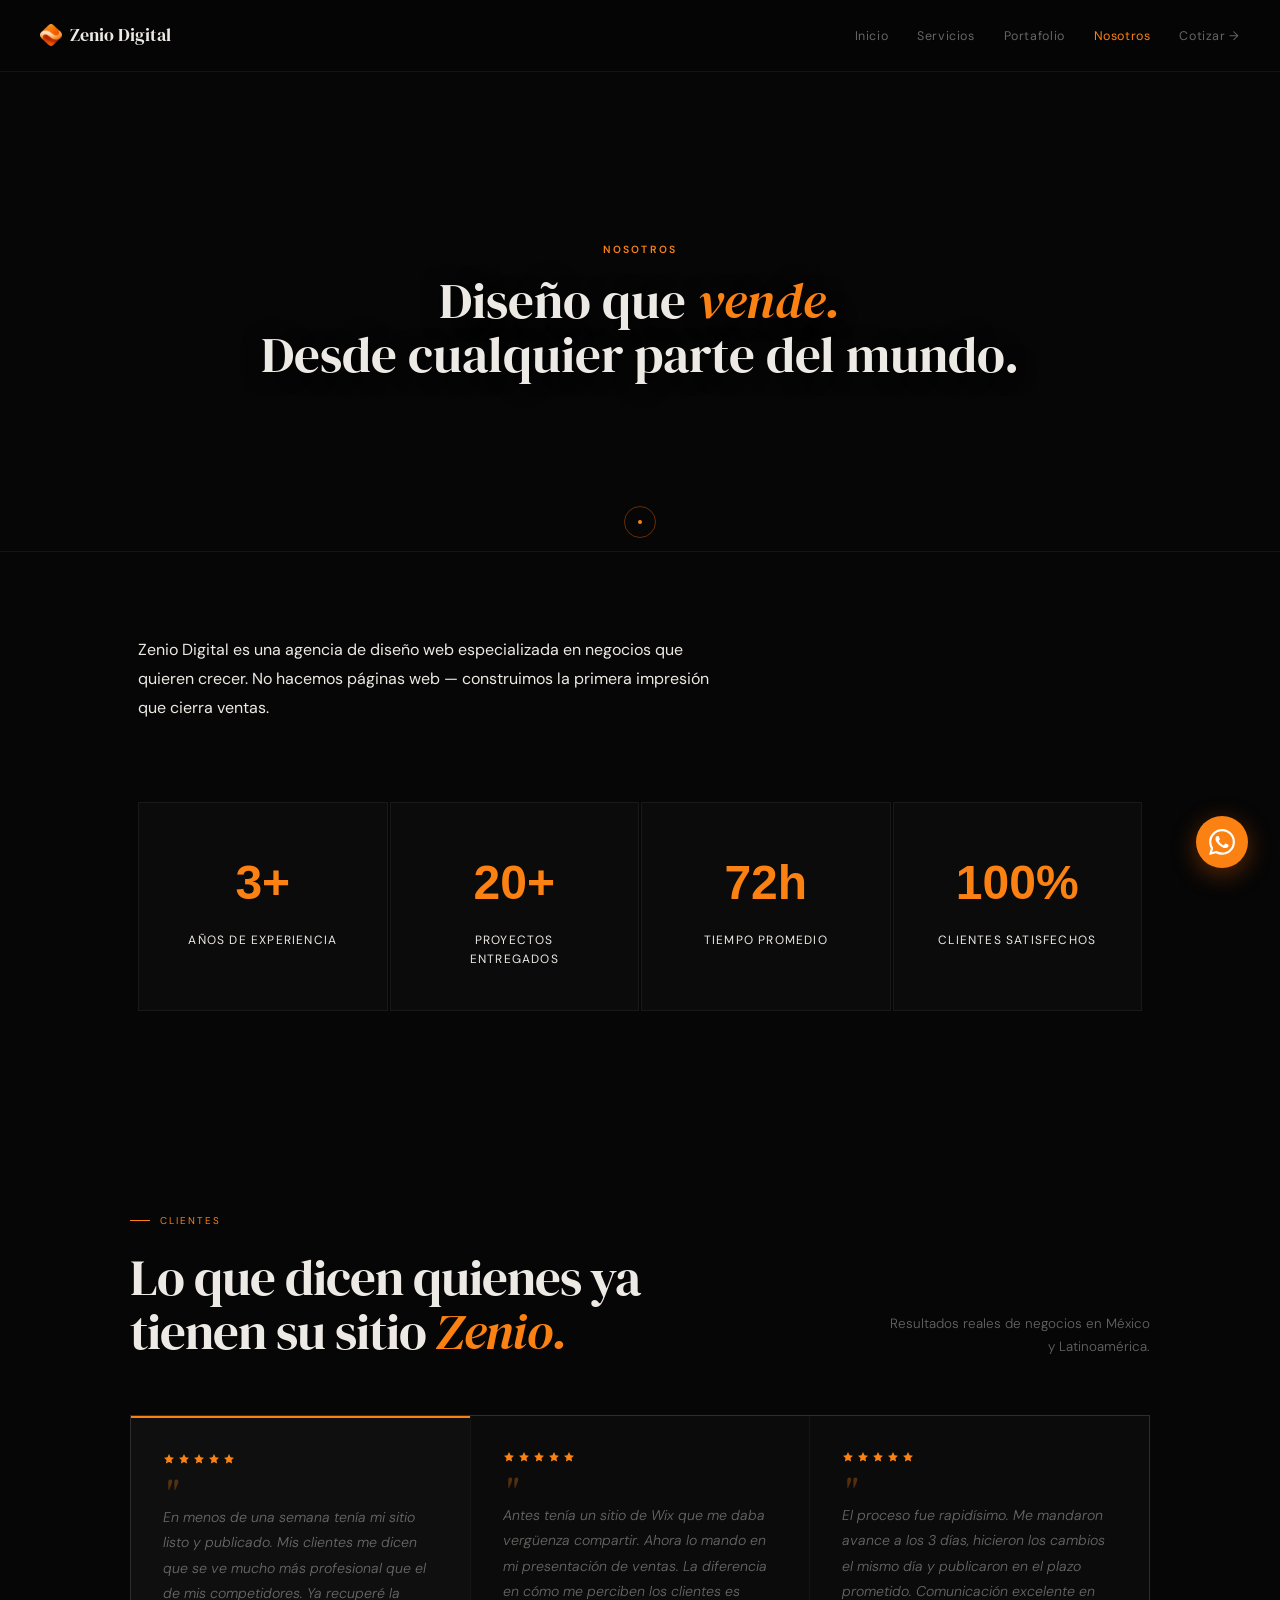
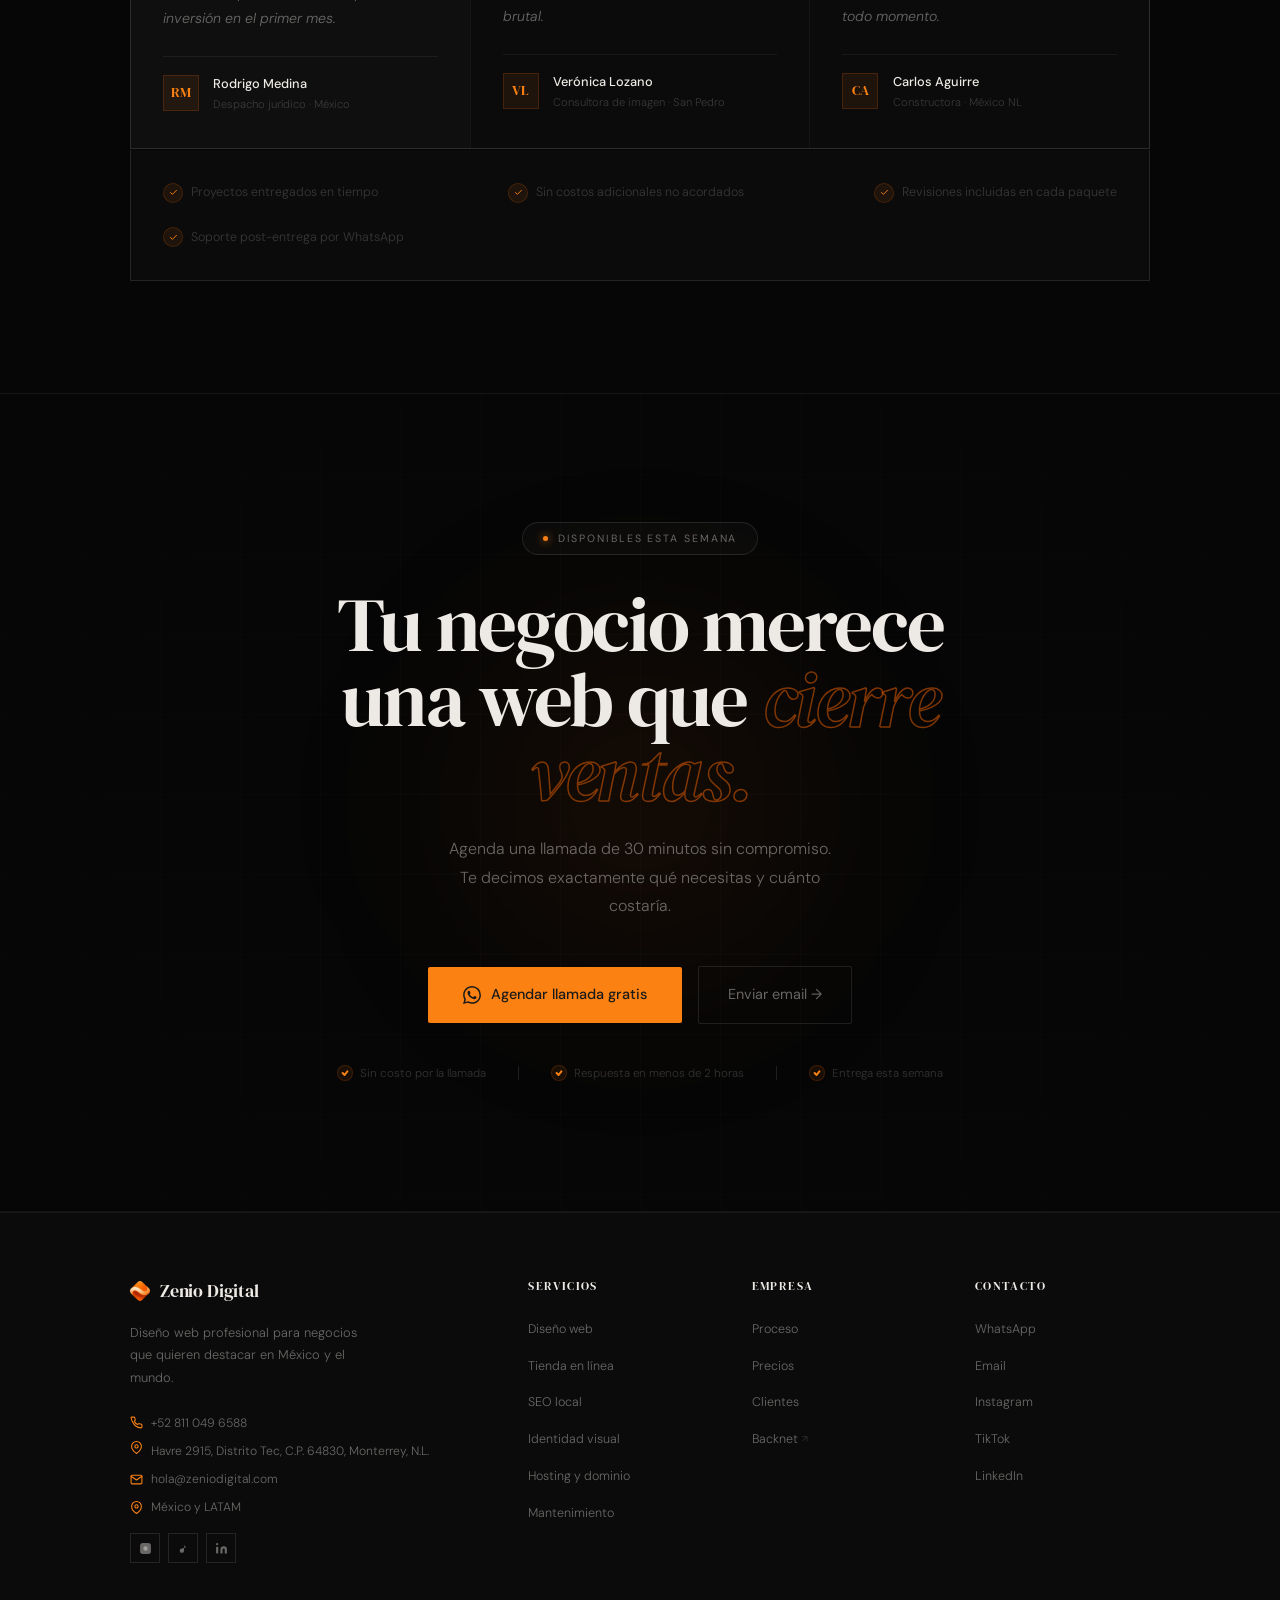
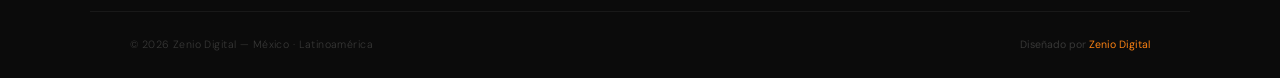
<file: contacto.html>
<!DOCTYPE html>
<html lang="es">
<head>

<meta charset="UTF-8">
<meta name="viewport" content="width=device-width, initial-scale=1.0">
<meta name="description" content="Contáctanos por WhatsApp y cotiza tu sitio web con Zenio Digital, agencia de diseño web en Monterrey. Respuesta rápida, entrega en 7 días.">
<meta name="keywords" content="páginas web México, diseño web profesional México, agencia web México, sitio web empresas México, desarrollo web México">
<meta name="author" content="Zenio Digital">
<meta name="robots" content="index, follow">
<meta property="og:title" content="Contacto — Zenio Digital">
<meta property="og:description" content="Cotiza tu sitio web por WhatsApp. Agencia de diseño web en Monterrey, entrega en 7 días.">
<meta property="og:url" content="https://zeniodigital.com/contacto">
<meta property="og:image" content="https://zeniodigital.com/hero-poster-og.jpg">
<meta property="og:image:width" content="1200">
<meta property="og:image:height" content="630">
<meta property="og:type" content="website">
<meta property="og:locale" content="es_MX">
<link rel="canonical" href="https://zeniodigital.com/contacto">
<link rel="icon" type="image/x-icon" href="/favicon.ico">
<link rel="icon" type="image/png" sizes="16x16" href="/favicon-16x16.png">
<link rel="icon" type="image/png" sizes="32x32" href="/favicon-32x32.png">
<link rel="icon" type="image/png" sizes="48x48" href="/favicon-48x48.png">
<link rel="apple-touch-icon" sizes="180x180" href="/apple-touch-icon.png">
<link rel="icon" type="image/png" sizes="192x192" href="/android-chrome-192x192.png">
<link rel="icon" type="image/png" sizes="512x512" href="/android-chrome-512x512.png">
<title>Nosotros · Contacto — Zenio Digital</title>
<script type="application/ld+json">
{"@context":"https://schema.org","@type":"ProfessionalService","name":"Zenio Digital","description":"Agencia de diseño web en todo México especializada en sitios profesionales que convierten visitas en clientes.","url":"https://zeniodigital.com","telephone":"+528110496588","email":"hola@zeniodigital.com","address":{"@type":"PostalAddress","addressLocality":"México","addressRegion":"Nuevo León","addressCountry":"MX"},"areaServed":["México","San Pedro Garza García","San Nicolás","Guadalupe","Nuevo León","México"],"priceRange":"$$","openingHours":"Mo-Sa 09:00-20:00","sameAs":["https://wa.me/528110496588"]}
</script>
<link href="https://fonts.googleapis.com/css2?family=Cabinet+Grotesk:wght@400;500;700;800;900&family=DM+Sans:opsz,wght@9..40,300;9..40,400;9..40,500&family=DM+Serif+Display:ital@0;1&display=swap" rel="stylesheet">
<link rel="stylesheet" href="base.css">
<style>
:root{
  --bg:#060606;
  --s1:#0b0b0b;--s2:#0f0f0f;--s3:#131313;
  --bd:rgba(255,255,255,.06);--bd2:rgba(255,255,255,.1);
  --tx:#ede9e4;--mu:rgba(237,233,228,.42);--mu2:rgba(237,233,228,.2);--mu3:rgba(237,233,228,.1);
  --or:#fb8112;--or2:rgba(251,129,18,.08);--or3:rgba(251,129,18,.15);
  --rad:2px;
  --zenio-naranja-base:#fb8112;--zenio-naranja-medio:#fba04d;--zenio-crema-claro:#fdd7aa;--zenio-naranja-oscuro:#d03b03;
}
body{font-family:'DM Sans',sans-serif;background:var(--bg);color:var(--tx);overflow-x:hidden;line-height:1.65;cursor:none}

/* NAV */
nav{position:fixed;top:0;left:0;right:0;z-index:200;display:flex;align-items:center;justify-content:space-between;padding:0 2.5rem;height:72px;background:rgba(6,6,6,.85);backdrop-filter:blur(24px);border-bottom:1px solid var(--bd);transition:background .3s;gap:2rem}
.nlogo{font-family:'DM Serif Display',serif;font-size:1.15rem;font-weight:400;color:var(--tx);text-decoration:none;display:flex;align-items:center;gap:8px;letter-spacing:0;white-space:nowrap;flex-shrink:0}
.nmob{display:none;position:fixed;top:72px;left:0;right:0;background:rgba(6,6,6,.98);backdrop-filter:blur(24px);border-bottom:1px solid var(--bd);padding:1.5rem 2rem;z-index:199;flex-direction:column;gap:1rem}

/* HERO */
.hdot{width:5px;height:5px;border-radius:50%;background:var(--or);box-shadow:0 0 8px var(--or);animation:pulse 2s ease-in-out infinite}

/* SECCIÓN BASE */
.sec{padding:7rem 2.5rem;max-width:1100px;margin:0 auto}
.eyb{display:inline-flex;align-items:center;gap:10px;font-size:.62rem;font-weight:400;letter-spacing:.2em;color:var(--or);text-transform:uppercase;margin-bottom:1.4rem}
.eyb::before{content:'';width:20px;height:1px;background:var(--or)}
.sh{font-family:'DM Serif Display',serif;font-size:clamp(2.2rem,4vw,3.6rem);font-weight:400;letter-spacing:-.02em;color:var(--tx);line-height:1.05}
.sh em{font-style:italic;color:var(--or)}
.stop{display:flex;align-items:flex-end;justify-content:space-between;margin-bottom:3.5rem;gap:2rem;flex-wrap:wrap}
.snote{font-size:.84rem;font-weight:300;color:var(--mu);line-height:1.75;max-width:270px;text-align:right}

/* TESTIMONIOS */
.test-grid{display:grid;grid-template-columns:repeat(3,1fr);gap:1px;background:var(--bd);border:1px solid var(--bd2);margin-bottom:1px}
.tcard{background:var(--s1);padding:2.2rem 2rem;position:relative;overflow:hidden;transition:background .3s}
.tcard:hover{background:var(--s2)}
.tcard.feat{background:var(--s2);border-top:2px solid var(--or)}
.tcard-stars{display:flex;gap:3px;margin-bottom:1.2rem}
.star{width:12px;height:12px;fill:var(--or);color:var(--or)}
.tcard-quote{font-size:.88rem;font-weight:300;color:var(--mu);line-height:1.8;margin-bottom:1.5rem;font-style:italic}
.tcard-quote::before{content:'"';font-family:'DM Serif Display',serif;font-size:2rem;color:var(--or);opacity:.3;line-height:.5;display:block;margin-bottom:.3rem}
.tcard-author{display:flex;align-items:center;gap:.9rem;padding-top:1rem;border-top:1px solid var(--bd)}
.tcard-avatar{width:36px;height:36px;background:var(--or2);border:1px solid rgba(224,92,0,.2);display:flex;align-items:center;justify-content:center;flex-shrink:0;font-family:'DM Serif Display',serif;font-size:.88rem;font-weight:400;color:var(--or)}
.tcard-name{font-size:.8rem;font-weight:500;color:var(--tx)}
.tcard-co{font-size:.7rem;font-weight:300;color:var(--mu2);margin-top:1px}
.trust-bar{background:var(--s1);border:1px solid var(--bd2);border-top:none;padding:2rem;display:flex;align-items:center;justify-content:space-between;flex-wrap:wrap;gap:1.5rem}
.trust-bar-item{display:flex;align-items:center;gap:8px;font-size:.78rem;font-weight:300;color:var(--mu2)}
.trust-bar-ico{width:20px;height:20px;border-radius:50%;background:var(--or2);border:1px solid rgba(224,92,0,.2);display:flex;align-items:center;justify-content:center;flex-shrink:0}
.trust-bar-ico svg{width:9px;height:9px;stroke:var(--or);fill:none;stroke-width:2.5;stroke-linecap:round;stroke-linejoin:round}

/* CTA FINAL */
.cta-sec{position:relative;overflow:hidden;padding:8rem 2.5rem;text-align:center;border-top:1px solid var(--bd);border-bottom:1px solid var(--bd)}
.cta-gbg{position:absolute;inset:0;z-index:0;background-image:linear-gradient(rgba(255,255,255,.018) 1px,transparent 1px),linear-gradient(90deg,rgba(255,255,255,.018) 1px,transparent 1px);background-size:80px 80px;mask-image:radial-gradient(ellipse 70% 90% at 50% 50%,black 20%,transparent 100%)}
.cta-orb{position:absolute;border-radius:50%;filter:blur(90px);pointer-events:none;width:500px;height:500px;top:50%;left:50%;transform:translate(-50%,-50%);background:radial-gradient(circle,rgba(224,92,0,.1) 0%,transparent 70%);animation:coa 8s ease-in-out infinite}
@keyframes coa{0%,100%{transform:translate(-50%,-50%) scale(1)}50%{transform:translate(-50%,-50%) scale(1.12)}}
.cta-in{position:relative;z-index:1;max-width:680px;margin:0 auto}
.cta-badge{display:inline-flex;align-items:center;gap:10px;font-size:.66rem;font-weight:400;letter-spacing:.18em;color:var(--mu);text-transform:uppercase;margin-bottom:2rem;border:1px solid var(--bd2);padding:.45rem 1.2rem;border-radius:100px;background:rgba(255,255,255,.025)}
.cta-head{font-family:'DM Serif Display',serif;font-size:clamp(2.8rem,6vw,5.5rem);font-weight:400;letter-spacing:-.03em;color:var(--tx);line-height:.97;margin-bottom:1.5rem}
.cta-head em{font-style:italic;color:transparent;-webkit-text-stroke:1.5px rgba(224,92,0,.55)}
.cta-sub{font-size:1rem;font-weight:300;color:var(--mu);line-height:1.8;margin-bottom:2.8rem;max-width:400px;margin-left:auto;margin-right:auto}
.cta-acts{display:flex;align-items:center;justify-content:center;gap:1rem;flex-wrap:wrap;margin-bottom:2.5rem}
.bwa{display:inline-flex;align-items:center;gap:10px;background:var(--or);color:#1a1a1a;padding:1rem 2.2rem;border-radius:var(--rad);font-size:.9rem;font-weight:500;text-decoration:none;transition:all .2s}
.bwa:hover{background:#f06a00;transform:translateY(-2px);box-shadow:0 12px 36px rgba(224,92,0,.3)}
.bghost{display:inline-flex;align-items:center;gap:8px;color:var(--mu);padding:1rem 1.8rem;font-size:.9rem;font-weight:400;text-decoration:none;border:1px solid var(--bd2);border-radius:var(--rad);transition:all .2s}
.bghost:hover{color:var(--tx);border-color:rgba(255,255,255,.22)}
.cta-trust2{display:flex;align-items:center;justify-content:center;gap:2rem;flex-wrap:wrap}
.ct2{display:flex;align-items:center;gap:7px;font-size:.72rem;font-weight:300;color:var(--mu2)}
.ct2-ck{width:16px;height:16px;border-radius:50%;background:var(--or2);border:1px solid rgba(224,92,0,.2);display:flex;align-items:center;justify-content:center;flex-shrink:0}
.ct2-ck svg{width:8px;height:8px;stroke:var(--or);fill:none;stroke-width:2.5;stroke-linecap:round;stroke-linejoin:round}
.ct2-div{width:1px;height:14px;background:var(--bd2)}

/* RESPONSIVE (parcial — el resto vive en base.css) */
@media(max-width:960px){
  .test-grid{grid-template-columns:1fr}
}
@media(max-width:600px){
  .trust-bar{flex-direction:column}
}
</style>
<style>
@media(max-width:768px){
  .contacto-stats{grid-template-columns:repeat(2,1fr)!important}
}
@media(max-width:400px){
  .contacto-stats{grid-template-columns:1fr 1fr!important}
}
</style>
</head>
<body>
<div id="cring"></div><div id="cdot"></div>
<!-- WA FLOTANTE -->
<a href="https://wa.me/528110496588?text=Hola,%20quiero%20cotizar%20mi%20p%C3%A1gina%20web" class="wa-float" target="_blank" aria-label="WhatsApp">
  <svg viewBox="0 0 24 24"><path d="M17.472 14.382c-.297-.149-1.758-.867-2.03-.967-.273-.099-.471-.148-.67.15-.197.297-.767.966-.94 1.164-.173.199-.347.223-.644.075-.297-.15-1.255-.463-2.39-1.475-.883-.788-1.48-1.761-1.653-2.059-.173-.297-.018-.458.13-.606.134-.133.298-.347.446-.52.149-.174.198-.298.298-.497.099-.198.05-.371-.025-.52-.075-.149-.669-1.612-.916-2.207-.242-.579-.487-.5-.669-.51-.173-.008-.371-.01-.57-.01-.198 0-.52.074-.792.372-.272.297-1.04 1.016-1.04 2.479 0 1.462 1.065 2.875 1.213 3.074.149.198 2.096 3.2 5.077 4.487.709.306 1.262.489 1.694.625.712.227 1.36.195 1.871.118.571-.085 1.758-.719 2.006-1.413.248-.694.248-1.289.173-1.413-.074-.124-.272-.198-.57-.347m-5.421 7.403h-.004a9.87 9.87 0 01-5.031-1.378l-.361-.214-3.741.982.998-3.648-.235-.374a9.86 9.86 0 01-1.51-5.26c.001-5.45 4.436-9.884 9.888-9.884 2.64 0 5.122 1.03 6.988 2.898a9.825 9.825 0 012.893 6.994c-.003 5.45-4.437 9.884-9.885 9.884m8.413-18.297A11.815 11.815 0 0012.05 0C5.495 0 .16 5.335.157 11.892c0 2.096.547 4.142 1.588 5.945L.057 24l6.305-1.654a11.882 11.882 0 005.683 1.448h.005c6.554 0 11.89-5.335 11.893-11.893a11.821 11.821 0 00-3.48-8.413z"/></svg>
</a>


<!-- NAV -->
<nav id="nav">
  <a href="/" class="nlogo">
    <img src="/logo-zenio-original.png" alt="Zenio Digital" class="nmark">Zenio Digital
  </a>
  <ul class="nlinks">
    <li><a href="/">Inicio</a></li>
    <li><a href="/servicios">Servicios</a></li>
    <li><a href="/portafolio">Portafolio</a></li>
    <li><a href="/contacto" style="color:var(--or)">Nosotros</a></li>
    <li><a href="https://wa.me/528110496588" target="_blank" class="ncta">Cotizar →</a></li>
  </ul>
  <div class="nhm" id="hm" onclick="toggleMenu()"><span></span><span></span><span></span></div>
</nav>
<div class="nmob" id="nm">
  <a href="/">Inicio</a>
  <a href="/servicios">Servicios</a>
  <a href="/portafolio">Portafolio</a>
  <a href="/contacto" style="color:var(--or)">Nosotros</a>
  <a href="https://wa.me/528110496588" target="_blank">Cotizar →</a>
</div>

<!-- VIDEO BANNER CONTACTO -->
<div style="position:relative;height:clamp(280px,50vw,480px);overflow:hidden;margin-top:72px;border-bottom:1px solid var(--bd);">
  <video autoplay muted loop playsinline style="width:100%;height:100%;object-fit:cover;object-position:center top;opacity:.45;">
    <source src="contacto_video1.mp4" type="video/mp4">
  </video>
  <div style="position:absolute;inset:0;background:rgba(6,6,6,.75);display:flex;align-items:center;justify-content:center;text-align:center;">
    <div>
      <div style="font-size:.65rem;font-weight:600;letter-spacing:.2em;text-transform:uppercase;color:var(--or);margin-bottom:1rem;">Nosotros</div>
      <div style="font-family:'DM Serif Display',serif;font-size:clamp(2rem,4vw,3.2rem);font-weight:400;color:#ede9e4;line-height:1.05;text-shadow:0 2px 20px rgba(0,0,0,.8);">
        Diseño que <span style="font-style:italic;color:var(--or);">vende.</span><br>Desde cualquier parte del mundo.
      </div>
    </div>
  </div>
</div>
<!-- CONTACTO -->
<section id="contacto" style="padding-top:60px;">
  <div style="max-width:1100px;margin:0 auto;padding:0 clamp(1.5rem,4vw,3rem);">
    <div class="reveal" style="margin-bottom:5rem;">
      <p style="font-size:1rem;color:var(--muted);line-height:1.8;max-width:580px;margin-top:1.5rem;">Zenio Digital es una agencia de diseño web especializada en negocios que quieren crecer. No hacemos páginas web — construimos la primera impresión que cierra ventas.</p>
    </div>
    <!-- Stats -->
    <div class="reveal contacto-stats" style="display:grid;grid-template-columns:repeat(4,1fr);gap:2px;margin-bottom:5rem;">
      <div style="background:var(--s1);border:1px solid var(--bd);padding:2.5rem;text-align:center;">
        <div style="font-family:'Cabinet Grotesk',sans-serif;font-size:3rem;font-weight:800;color:var(--or);">3+</div>
        <div style="font-size:.75rem;letter-spacing:.1em;text-transform:uppercase;color:var(--muted);margin-top:.5rem;">Años de experiencia</div>
      </div>
      <div style="background:var(--s1);border:1px solid var(--bd);padding:2.5rem;text-align:center;">
        <div style="font-family:'Cabinet Grotesk',sans-serif;font-size:3rem;font-weight:800;color:var(--or);">20+</div>
        <div style="font-size:.75rem;letter-spacing:.1em;text-transform:uppercase;color:var(--muted);margin-top:.5rem;">Proyectos entregados</div>
      </div>
      <div style="background:var(--s1);border:1px solid var(--bd);padding:2.5rem;text-align:center;">
        <div style="font-family:'Cabinet Grotesk',sans-serif;font-size:3rem;font-weight:800;color:var(--or);">72h</div>
        <div style="font-size:.75rem;letter-spacing:.1em;text-transform:uppercase;color:var(--muted);margin-top:.5rem;">Tiempo promedio</div>
      </div>
      <div style="background:var(--s1);border:1px solid var(--bd);padding:2.5rem;text-align:center;">
        <div style="font-family:'Cabinet Grotesk',sans-serif;font-size:3rem;font-weight:800;color:var(--or);">100%</div>
        <div style="font-size:.75rem;letter-spacing:.1em;text-transform:uppercase;color:var(--muted);margin-top:.5rem;">Clientes satisfechos</div>
      </div>
    </div>
  </div>
</section>
<!-- TESTIMONIOS -->
<section id="testimonios">
  <div class="sec">
    <div class="rv"><div class="eyb">Clientes</div>
      <div class="stop">
        <h2 class="sh">Lo que dicen quienes ya<br>tienen su sitio <em>Zenio.</em></h2>
        <p class="snote">Resultados reales de negocios en México y Latinoamérica.</p>
      </div>
    </div>
    <div class="test-grid rv">
      <div class="tcard feat">
        <div class="tcard-stars">
          <svg class="star" viewBox="0 0 24 24"><path d="M12 2l3.09 6.26L22 9.27l-5 4.87 1.18 6.88L12 17.77l-6.18 3.25L7 14.14 2 9.27l6.91-1.01L12 2z"/></svg>
          <svg class="star" viewBox="0 0 24 24"><path d="M12 2l3.09 6.26L22 9.27l-5 4.87 1.18 6.88L12 17.77l-6.18 3.25L7 14.14 2 9.27l6.91-1.01L12 2z"/></svg>
          <svg class="star" viewBox="0 0 24 24"><path d="M12 2l3.09 6.26L22 9.27l-5 4.87 1.18 6.88L12 17.77l-6.18 3.25L7 14.14 2 9.27l6.91-1.01L12 2z"/></svg>
          <svg class="star" viewBox="0 0 24 24"><path d="M12 2l3.09 6.26L22 9.27l-5 4.87 1.18 6.88L12 17.77l-6.18 3.25L7 14.14 2 9.27l6.91-1.01L12 2z"/></svg>
          <svg class="star" viewBox="0 0 24 24"><path d="M12 2l3.09 6.26L22 9.27l-5 4.87 1.18 6.88L12 17.77l-6.18 3.25L7 14.14 2 9.27l6.91-1.01L12 2z"/></svg>
        </div>
        <div class="tcard-quote">En menos de una semana tenía mi sitio listo y publicado. Mis clientes me dicen que se ve mucho más profesional que el de mis competidores. Ya recuperé la inversión en el primer mes.</div>
        <div class="tcard-author"><div class="tcard-avatar">RM</div><div><div class="tcard-name">Rodrigo Medina</div><div class="tcard-co">Despacho jurídico · México</div></div></div>
      </div>
      <div class="tcard">
        <div class="tcard-stars">
          <svg class="star" viewBox="0 0 24 24"><path d="M12 2l3.09 6.26L22 9.27l-5 4.87 1.18 6.88L12 17.77l-6.18 3.25L7 14.14 2 9.27l6.91-1.01L12 2z"/></svg>
          <svg class="star" viewBox="0 0 24 24"><path d="M12 2l3.09 6.26L22 9.27l-5 4.87 1.18 6.88L12 17.77l-6.18 3.25L7 14.14 2 9.27l6.91-1.01L12 2z"/></svg>
          <svg class="star" viewBox="0 0 24 24"><path d="M12 2l3.09 6.26L22 9.27l-5 4.87 1.18 6.88L12 17.77l-6.18 3.25L7 14.14 2 9.27l6.91-1.01L12 2z"/></svg>
          <svg class="star" viewBox="0 0 24 24"><path d="M12 2l3.09 6.26L22 9.27l-5 4.87 1.18 6.88L12 17.77l-6.18 3.25L7 14.14 2 9.27l6.91-1.01L12 2z"/></svg>
          <svg class="star" viewBox="0 0 24 24"><path d="M12 2l3.09 6.26L22 9.27l-5 4.87 1.18 6.88L12 17.77l-6.18 3.25L7 14.14 2 9.27l6.91-1.01L12 2z"/></svg>
        </div>
        <div class="tcard-quote">Antes tenía un sitio de Wix que me daba vergüenza compartir. Ahora lo mando en mi presentación de ventas. La diferencia en cómo me perciben los clientes es brutal.</div>
        <div class="tcard-author"><div class="tcard-avatar">VL</div><div><div class="tcard-name">Verónica Lozano</div><div class="tcard-co">Consultora de imagen · San Pedro</div></div></div>
      </div>
      <div class="tcard">
        <div class="tcard-stars">
          <svg class="star" viewBox="0 0 24 24"><path d="M12 2l3.09 6.26L22 9.27l-5 4.87 1.18 6.88L12 17.77l-6.18 3.25L7 14.14 2 9.27l6.91-1.01L12 2z"/></svg>
          <svg class="star" viewBox="0 0 24 24"><path d="M12 2l3.09 6.26L22 9.27l-5 4.87 1.18 6.88L12 17.77l-6.18 3.25L7 14.14 2 9.27l6.91-1.01L12 2z"/></svg>
          <svg class="star" viewBox="0 0 24 24"><path d="M12 2l3.09 6.26L22 9.27l-5 4.87 1.18 6.88L12 17.77l-6.18 3.25L7 14.14 2 9.27l6.91-1.01L12 2z"/></svg>
          <svg class="star" viewBox="0 0 24 24"><path d="M12 2l3.09 6.26L22 9.27l-5 4.87 1.18 6.88L12 17.77l-6.18 3.25L7 14.14 2 9.27l6.91-1.01L12 2z"/></svg>
          <svg class="star" viewBox="0 0 24 24"><path d="M12 2l3.09 6.26L22 9.27l-5 4.87 1.18 6.88L12 17.77l-6.18 3.25L7 14.14 2 9.27l6.91-1.01L12 2z"/></svg>
        </div>
        <div class="tcard-quote">El proceso fue rapidísimo. Me mandaron avance a los 3 días, hicieron los cambios el mismo día y publicaron en el plazo prometido. Comunicación excelente en todo momento.</div>
        <div class="tcard-author"><div class="tcard-avatar">CA</div><div><div class="tcard-name">Carlos Aguirre</div><div class="tcard-co">Constructora · México NL</div></div></div>
      </div>
    </div>
    <div class="trust-bar rv">
      <div class="trust-bar-item"><div class="trust-bar-ico"><svg viewBox="0 0 24 24"><polyline points="20 6 9 17 4 12"/></svg></div>Proyectos entregados en tiempo</div>
      <div class="trust-bar-item"><div class="trust-bar-ico"><svg viewBox="0 0 24 24"><polyline points="20 6 9 17 4 12"/></svg></div>Sin costos adicionales no acordados</div>
      <div class="trust-bar-item"><div class="trust-bar-ico"><svg viewBox="0 0 24 24"><polyline points="20 6 9 17 4 12"/></svg></div>Revisiones incluidas en cada paquete</div>
      <div class="trust-bar-item"><div class="trust-bar-ico"><svg viewBox="0 0 24 24"><polyline points="20 6 9 17 4 12"/></svg></div>Soporte post-entrega por WhatsApp</div>
    </div>
  </div>
</section>


<!-- CTA FINAL -->
<section class="cta-sec">
  <div class="cta-gbg"></div>
  <div class="cta-orb"></div>
  <div class="cta-in rv">
    <div class="cta-badge"><div class="hdot"></div>Disponibles esta semana</div>
    <h2 class="cta-head">Tu negocio merece<br>una web que <em>cierre ventas.</em></h2>
    <p class="cta-sub">Agenda una llamada de 30 minutos sin compromiso. Te decimos exactamente qué necesitas y cuánto costaría.</p>
    <div class="cta-acts">
      <a href="https://wa.me/528110496588?text=Hola,%20quiero%20agendar%20mi%20llamada%20sin%20compromiso" class="bwa" target="_blank">
        <svg width="18" height="18" viewBox="0 0 24 24" fill="currentColor"><path d="M17.472 14.382c-.297-.149-1.758-.867-2.03-.967-.273-.099-.471-.148-.67.15-.197.297-.767.966-.94 1.164-.173.199-.347.223-.644.075-.297-.15-1.255-.463-2.39-1.475-.883-.788-1.48-1.761-1.653-2.059-.173-.297-.018-.458.13-.606.134-.133.298-.347.446-.52.149-.174.198-.298.298-.497.099-.198.05-.371-.025-.52-.075-.149-.669-1.612-.916-2.207-.242-.579-.487-.5-.669-.51-.173-.008-.371-.01-.57-.01-.198 0-.52.074-.792.372-.272.297-1.04 1.016-1.04 2.479 0 1.462 1.065 2.875 1.213 3.074.149.198 2.096 3.2 5.077 4.487.709.306 1.262.489 1.694.625.712.227 1.36.195 1.871.118.571-.085 1.758-.719 2.006-1.413.248-.694.248-1.289.173-1.413-.074-.124-.272-.198-.57-.347m-5.421 7.403h-.004a9.87 9.87 0 01-5.031-1.378l-.361-.214-3.741.982.998-3.648-.235-.374a9.86 9.86 0 01-1.51-5.26c.001-5.45 4.436-9.884 9.888-9.884 2.64 0 5.122 1.03 6.988 2.898a9.825 9.825 0 012.893 6.994c-.003 5.45-4.437 9.884-9.885 9.884m8.413-18.297A11.815 11.815 0 0012.05 0C5.495 0 .16 5.335.157 11.892c0 2.096.547 4.142 1.588 5.945L.057 24l6.305-1.654a11.882 11.882 0 005.683 1.448h.005c6.554 0 11.89-5.335 11.893-11.893a11.821 11.821 0 00-3.48-8.413z"/></svg>
        Agendar llamada gratis
      </a>
      <a href="mailto:hola@zeniodigital.com" class="bghost">Enviar email →</a>
    </div>
    <div class="cta-trust2">
      <div class="ct2"><div class="ct2-ck"><svg viewBox="0 0 10 10"><polyline points="2 5 4.5 7.5 8 3"/></svg></div>Sin costo por la llamada</div>
      <div class="ct2-div"></div>
      <div class="ct2"><div class="ct2-ck"><svg viewBox="0 0 10 10"><polyline points="2 5 4.5 7.5 8 3"/></svg></div>Respuesta en menos de 2 horas</div>
      <div class="ct2-div"></div>
      <div class="ct2"><div class="ct2-ck"><svg viewBox="0 0 10 10"><polyline points="2 5 4.5 7.5 8 3"/></svg></div>Entrega esta semana</div>
    </div>
  </div>
</section>


<footer>
  <div class="fmain">
    <div class="rv">
      <a href="#" class="flogo"><img src="/logo-zenio-original.png" alt="Zenio Digital" class="flogo-mark"><span class="flogo-name">Zenio Digital</span></a>
      <p class="ftagline">Diseño web profesional para negocios que quieren destacar en México y el mundo.</p>
      <div class="fcontact">
        <a href="https://wa.me/528110496588" target="_blank"><svg viewBox="0 0 24 24"><path d="M22 16.92v3a2 2 0 0 1-2.18 2 19.79 19.79 0 0 1-8.63-3.07A19.5 19.5 0 0 1 4.99 11a19.79 19.79 0 0 1-3.07-8.67A2 2 0 0 1 3.9 2H6.9a2 2 0 0 1 2 1.72c.127.96.361 1.903.7 2.81a2 2 0 0 1-.45 2.11L8 9.91a16 16 0 0 0 6 6l1.27-1.27a2 2 0 0 1 2.11-.45c.907.339 1.85.573 2.81.7A2 2 0 0 1 22 16.92z"/></svg>+52 811 049 6588</a>
        <a href="#" class="faddr"><svg viewBox="0 0 24 24"><path d="M21 10c0 7-9 13-9 13s-9-6-9-13a9 9 0 0 1 18 0z"/><circle cx="12" cy="10" r="3"/></svg>Havre 2915, Distrito Tec, C.P. 64830, Monterrey, N.L.</a>
        <a href="mailto:hola@zeniodigital.com"><svg viewBox="0 0 24 24"><path d="M4 4h16c1.1 0 2 .9 2 2v12c0 1.1-.9 2-2 2H4c-1.1 0-2-.9-2-2V6c0-1.1.9-2 2-2z"/><polyline points="22,6 12,13 2,6"/></svg>hola@zeniodigital.com</a>
        <a href="#"><svg viewBox="0 0 24 24"><path d="M21 10c0 7-9 13-9 13s-9-6-9-13a9 9 0 0 1 18 0z"/><circle cx="12" cy="10" r="3"/></svg>México y LATAM</a>
      </div>
      <div class="fsocial">
        <a href="#" class="fsoc" aria-label="Instagram"><svg viewBox="0 0 24 24"><rect x="2" y="2" width="20" height="20" rx="5" ry="5"/><path d="M16 11.37A4 4 0 1 1 12.63 8 4 4 0 0 1 16 11.37z"/><line x1="17.5" y1="6.5" x2="17.51" y2="6.5"/></svg></a>
        <a href="#" class="fsoc" aria-label="TikTok"><svg viewBox="0 0 24 24"><path d="M9 12a4 4 0 1 0 4 4V4a5 5 0 0 0 5 5"/></svg></a>
        <a href="#" class="fsoc" aria-label="LinkedIn"><svg viewBox="0 0 24 24"><path d="M16 8a6 6 0 0 1 6 6v7h-4v-7a2 2 0 0 0-2-2 2 2 0 0 0-2 2v7h-4v-7a6 6 0 0 1 6-6z"/><rect x="2" y="9" width="4" height="12"/><circle cx="4" cy="4" r="2"/></svg></a>
      </div>
    </div>
    <div class="rv"><div class="fcol-title">Servicios</div><ul class="flinks"><li><a href="#servicios">Diseño web</a></li><li><a href="#servicios">Tienda en línea</a></li><li><a href="#servicios">SEO local</a></li><li><a href="#servicios">Identidad visual</a></li><li><a href="#servicios">Hosting y dominio</a></li><li><a href="#servicios">Mantenimiento</a></li></ul></div>
    <div class="rv"><div class="fcol-title">Empresa</div><ul class="flinks"><li><a href="#proceso">Proceso</a></li><li><a href="#precios">Precios</a></li><li><a href="#testimonios">Clientes</a></li><li><a href="https://backnetmx.com" target="_blank">Backnet <span class="ext">↗</span></a></li></ul></div>
    <div class="rv"><div class="fcol-title">Contacto</div><ul class="flinks"><li><a href="https://wa.me/528110496588" target="_blank">WhatsApp</a></li><li><a href="mailto:hola@zeniodigital.com">Email</a></li><li><a href="#">Instagram</a></li><li><a href="#">TikTok</a></li><li><a href="#">LinkedIn</a></li></ul></div>
  </div>
  <div class="fbot">
    <span class="fcopy">© 2026 Zenio Digital — México · Latinoamérica</span>
    <span class="fcredit">Diseñado por <span>Zenio Digital</span></span>
  </div>
</footer>
<script src="base.js"></script>
</body>
</html>
</file>
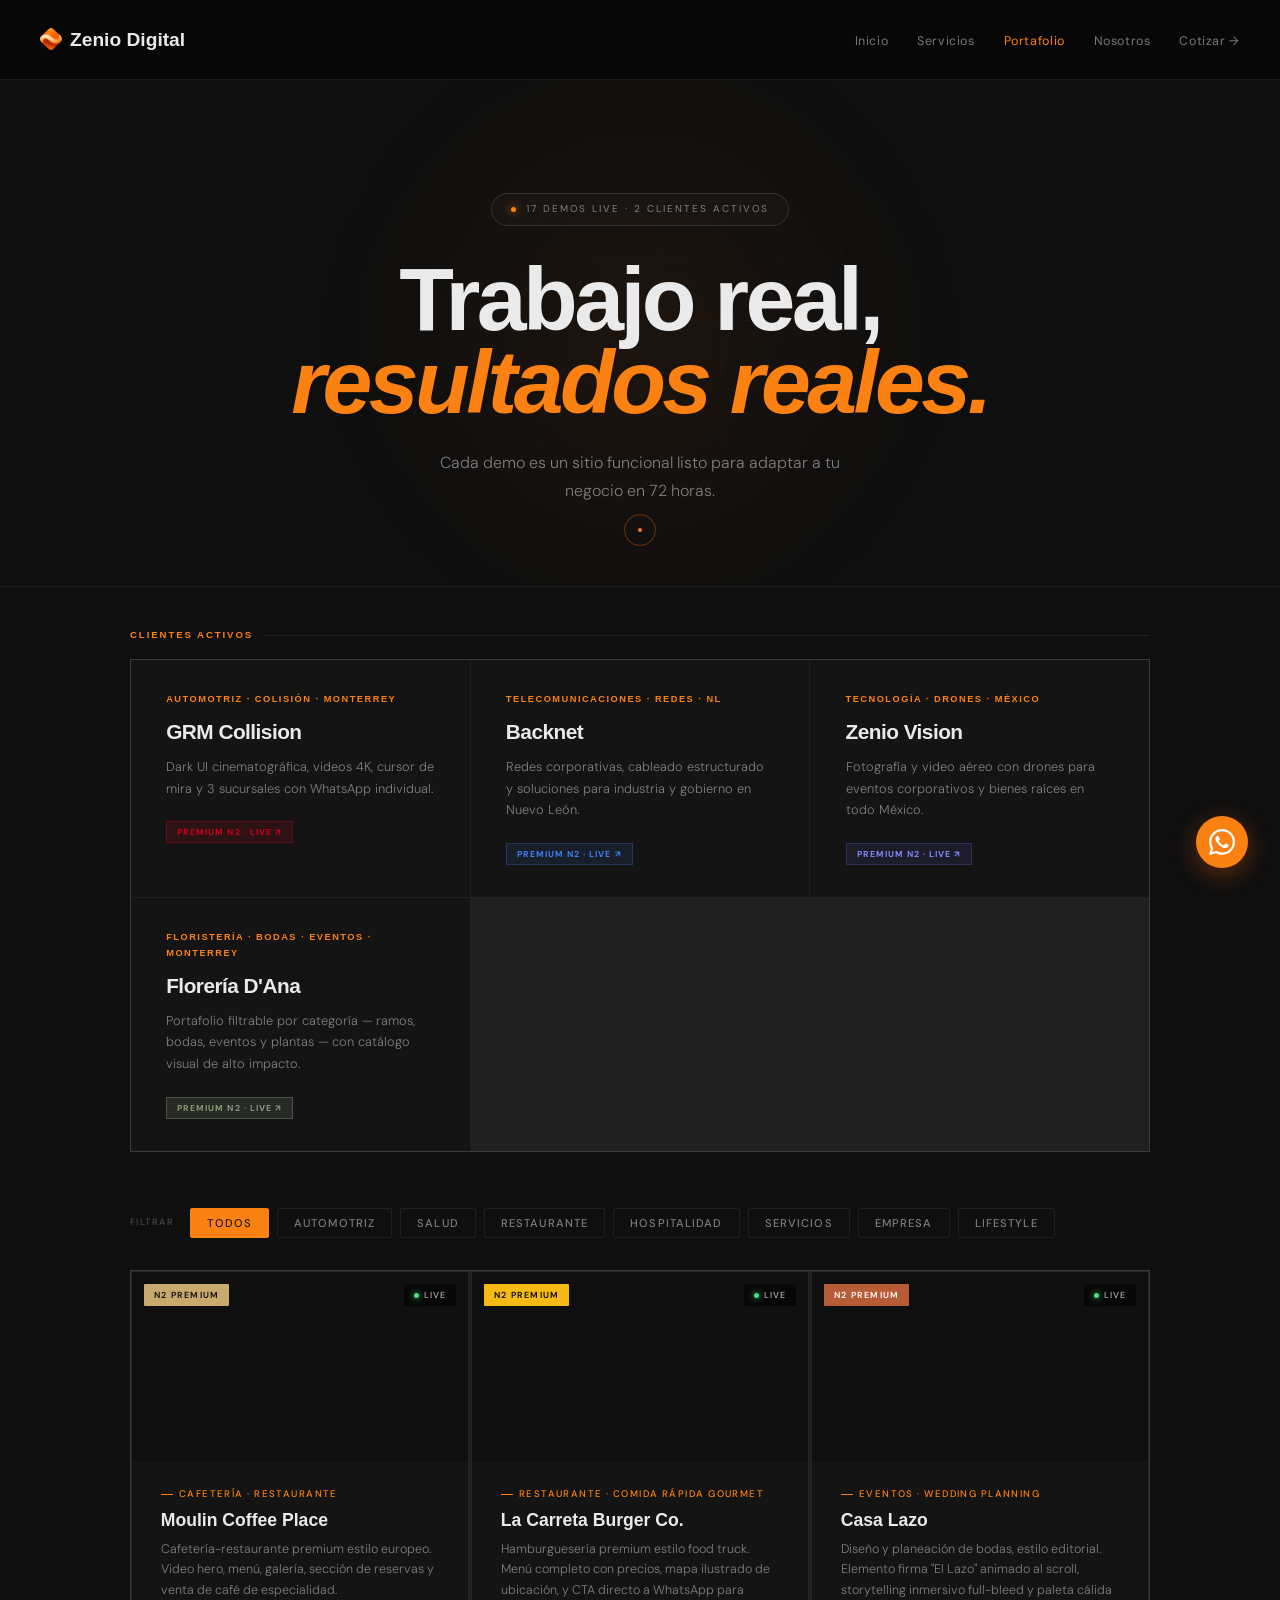
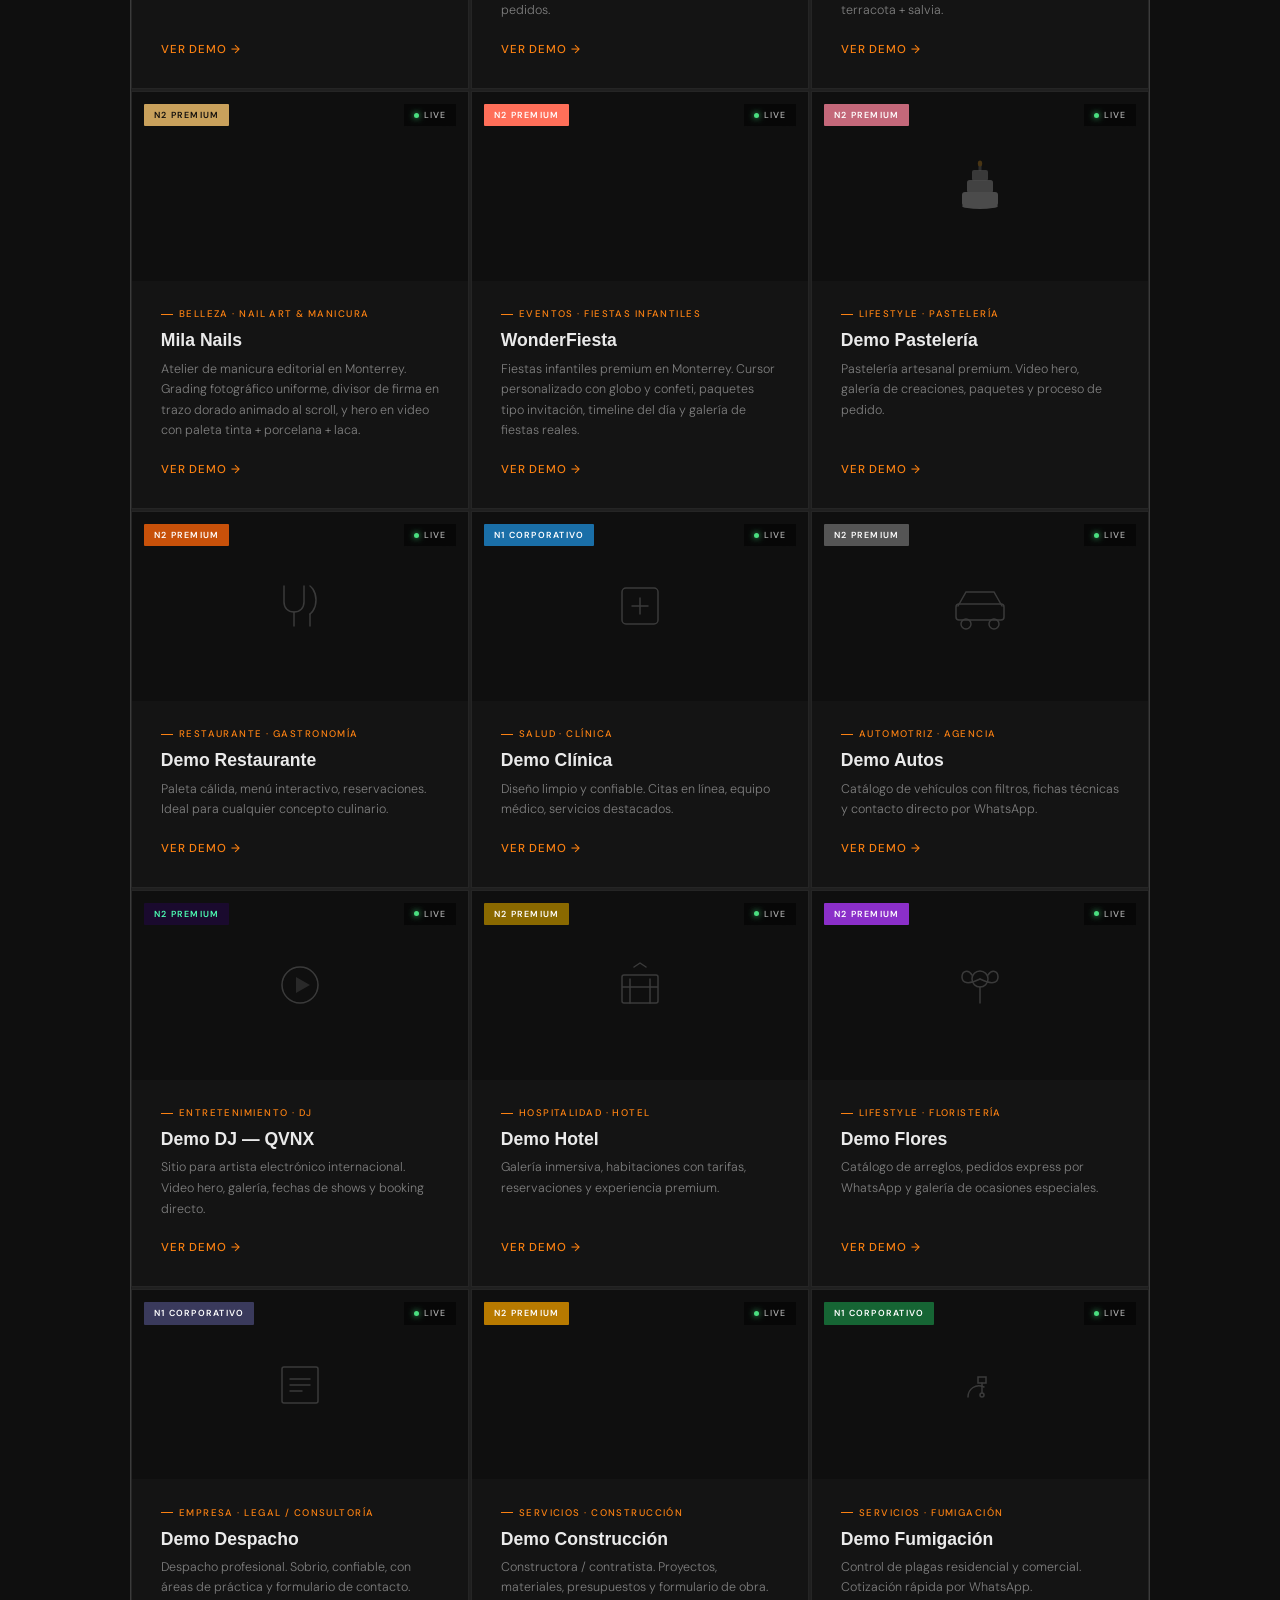
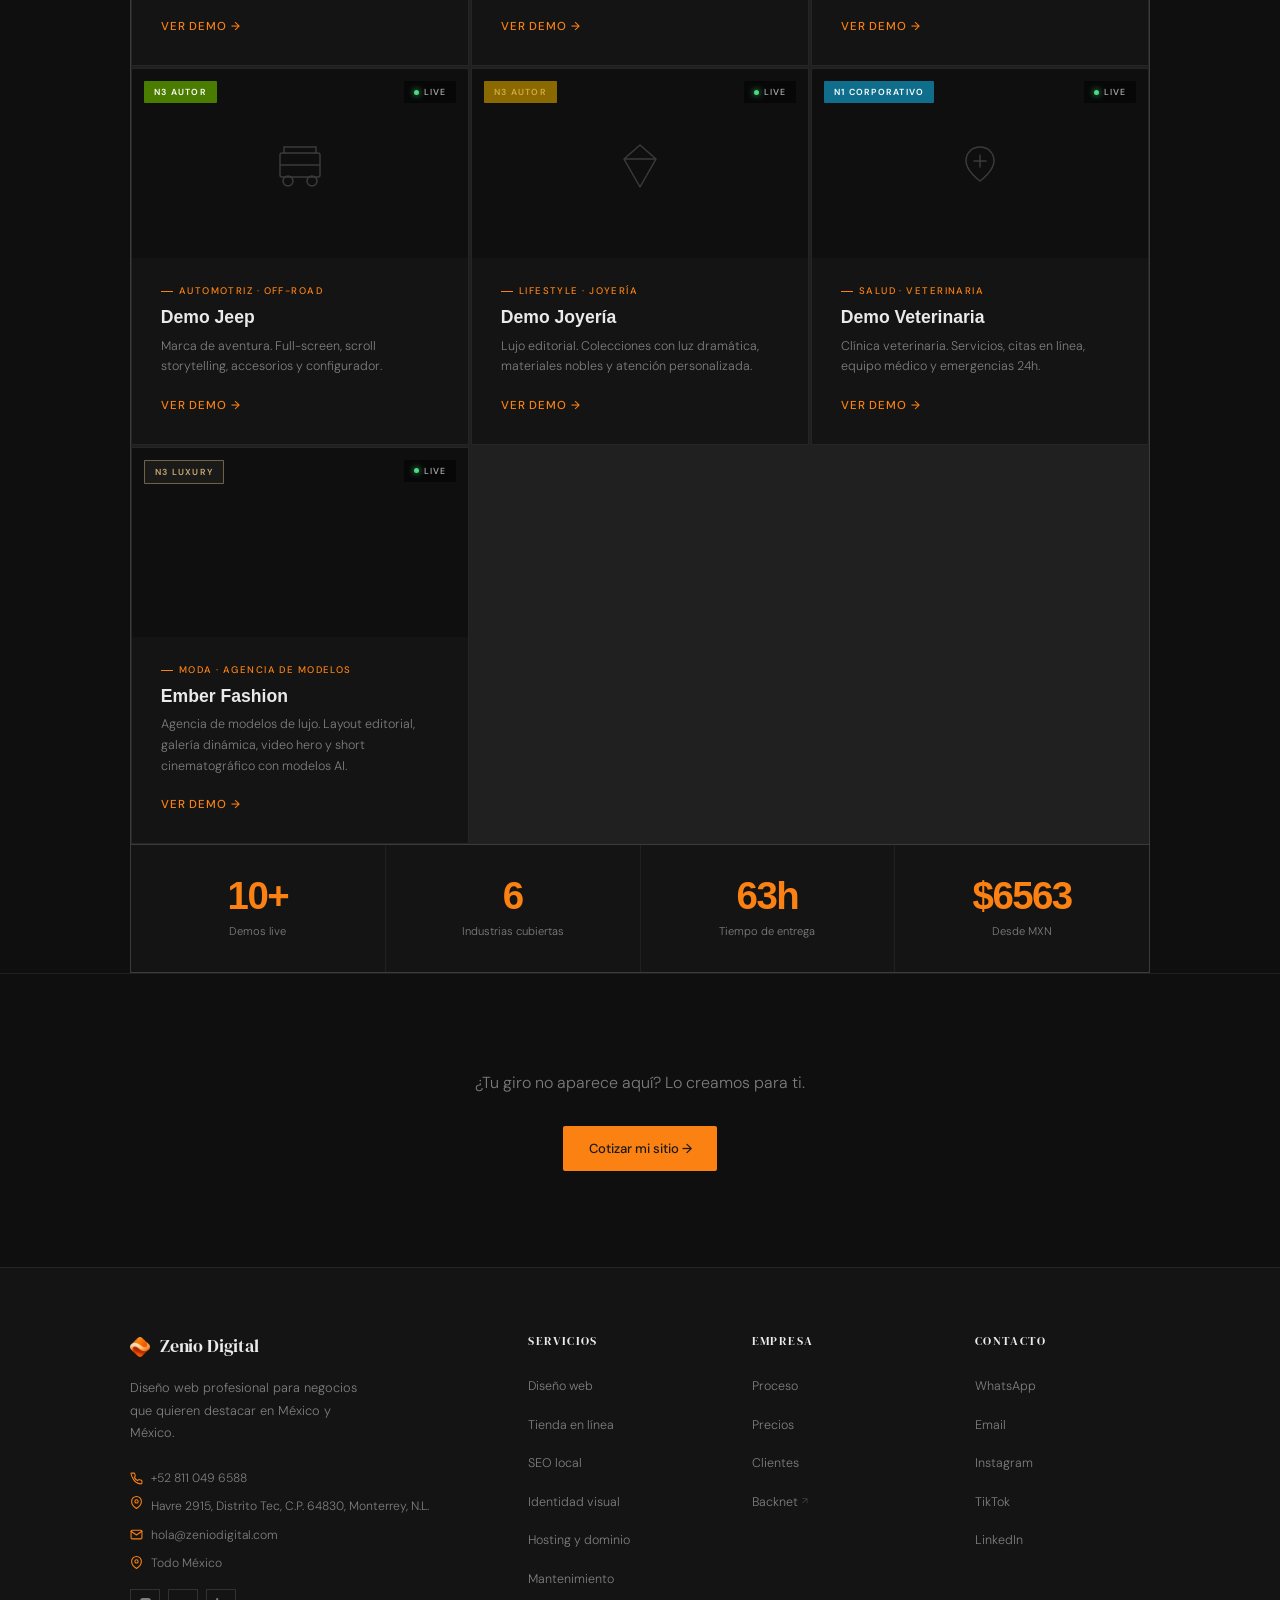
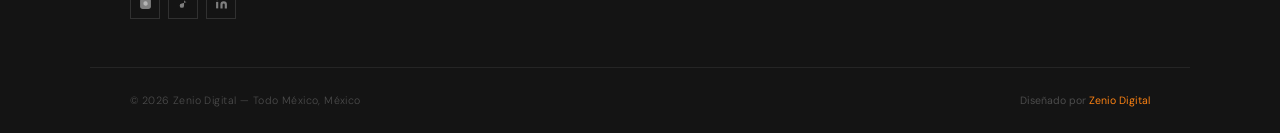
<file: portafolio.html>
<!DOCTYPE html>
<html lang="es">
<head>

<meta charset="UTF-8">
<meta name="viewport" content="width=device-width, initial-scale=1.0">
<meta name="description" content="Portafolio de Zenio Digital: demos reales de sitios web para restaurantes, clínicas, constructoras y más. Mira ejemplos antes de cotizar tu proyecto.">
<meta name="keywords" content="páginas web México, diseño web profesional México, agencia web México, sitio web empresas México, desarrollo web México">
<meta name="author" content="Zenio Digital">
<meta name="robots" content="index, follow">
<meta property="og:title" content="Portafolio de Zenio Digital — Demos reales de sitios web">
<meta property="og:description" content="Restaurantes, clínicas, constructoras y más: mira sitios reales que hemos diseñado antes de cotizar el tuyo.">
<meta property="og:url" content="https://zeniodigital.com/portafolio">
<meta property="og:image" content="https://zeniodigital.com/hero-poster-og.jpg">
<meta property="og:image:width" content="1200">
<meta property="og:image:height" content="630">
<meta property="og:type" content="website">
<meta property="og:locale" content="es_MX">
<link rel="canonical" href="https://zeniodigital.com/portafolio">
<link rel="icon" type="image/x-icon" href="/favicon.ico">
<link rel="icon" type="image/png" sizes="16x16" href="/favicon-16x16.png">
<link rel="icon" type="image/png" sizes="32x32" href="/favicon-32x32.png">
<link rel="icon" type="image/png" sizes="48x48" href="/favicon-48x48.png">
<link rel="apple-touch-icon" sizes="180x180" href="/apple-touch-icon.png">
<link rel="icon" type="image/png" sizes="192x192" href="/android-chrome-192x192.png">
<link rel="icon" type="image/png" sizes="512x512" href="/android-chrome-512x512.png">
<title>Portafolio · Demos — Zenio Digital</title>
<script type="application/ld+json">
{"@context":"https://schema.org","@type":"ProfessionalService","name":"Zenio Digital","description":"Agencia de diseño web en todo México especializada en sitios profesionales que convierten visitas en clientes.","url":"https://zeniodigital.com","telephone":"+528110496588","email":"hola@zeniodigital.com","address":{"@type":"PostalAddress","addressLocality":"México","addressRegion":"Nuevo León","addressCountry":"MX"},"areaServed":["México","San Pedro Garza García","San Nicolás","Guadalupe","Nuevo León","México"],"priceRange":"$$","openingHours":"Mo-Sa 09:00-20:00","sameAs":["https://wa.me/528110496588"]}
</script>
<link href="https://fonts.googleapis.com/css2?family=Cabinet+Grotesk:wght@400;500;700;800;900&family=DM+Sans:opsz,wght@9..40,300;9..40,400;9..40,500&family=DM+Serif+Display:ital@0;1&display=swap" rel="stylesheet">
<link rel="stylesheet" href="base.css">
<style>
:root{
  --bg:#0f0f0f;
  --s1:#141414;--s2:#1a1a1a;--s3:#111111;
  --bd:rgba(255,255,255,.07);--bd2:rgba(255,255,255,.12);
  --tx:#EAEAEA;--mu:rgba(234,234,234,.5);--mu2:rgba(234,234,234,.26);--mu3:rgba(234,234,234,.1);
  --or:#fb8112;--or2:rgba(251,129,18,.09);--or3:rgba(251,129,18,.18);
  --rad:2px;
  --zenio-naranja-base:#fb8112;--zenio-naranja-medio:#fba04d;--zenio-crema-claro:#fdd7aa;--zenio-naranja-oscuro:#d03b03;
}
body{font-family:'DM Sans',sans-serif;font-size:1.0625rem;background:var(--bg);color:var(--tx);overflow-x:hidden;line-height:1.65;cursor:none}

/* NAV */
nav{position:fixed;top:0;left:0;right:0;z-index:200;display:flex;align-items:center;justify-content:space-between;padding:0 2.5rem;height:80px;background:rgba(6,6,6,.85);backdrop-filter:blur(24px);border-bottom:1px solid var(--bd);transition:background .3s;gap:2rem}
.nlogo{font-family:'Cabinet Grotesk',sans-serif;font-size:1.2rem;font-weight:800;letter-spacing:-.02em;color:var(--tx);text-decoration:none;display:flex;align-items:center;gap:8px;letter-spacing:0;white-space:nowrap;flex-shrink:0}
.nmob{display:none;position:fixed;top:80px;left:0;right:0;background:rgba(6,6,6,.98);backdrop-filter:blur(24px);border-bottom:1px solid var(--bd);padding:1.5rem 2rem;z-index:199;flex-direction:column;gap:1rem}

/* BTN */
.bwa2{display:inline-flex;align-items:center;gap:8px;background:var(--or);color:#1a1a1a;padding:.75rem 1.6rem;border-radius:var(--rad);font-size:.82rem;font-weight:500;text-decoration:none;transition:all .2s}
.bwa2:hover{background:#f06a00;transform:translateY(-1px);box-shadow:0 8px 24px rgba(224,92,0,.25)}

/* RESPONSIVE (parcial — el resto vive en base.css) */
@media(max-width:960px){
  .svc-grid{grid-template-columns:1fr}
  .test-grid{grid-template-columns:1fr}
}
@media(max-width:600px){
  .trust-bar{flex-direction:column}
}
</style>
<style>
.filtro-btn{background:transparent;border:1px solid var(--bd);color:var(--muted);font-family:inherit;font-size:.75rem;font-weight:600;letter-spacing:.1em;text-transform:uppercase;padding:8px 18px;cursor:pointer;transition:.2s;border-radius:2px;}
.filtro-btn:hover,.filtro-active{background:var(--orange);border-color:var(--or);color:#fff;}
.demo-card{background:var(--s1);border:1px solid var(--bd);overflow:hidden;transition:transform .3s,box-shadow .3s;cursor:pointer;}
.demo-card:hover{transform:translateY(-4px);box-shadow:0 12px 40px rgba(0,0,0,.3);}
.demo-card.hidden{display:none;}
.demo-info{padding:1.5rem;}
.demo-cat{font-size:.65rem;font-weight:600;letter-spacing:.15em;text-transform:uppercase;color:var(--or);margin-bottom:.5rem;}
.demo-title{font-family:'Cabinet Grotesk',sans-serif;font-size:1.2rem;font-weight:800;color:var(--text);margin-bottom:.5rem;}
.demo-desc{font-size:.82rem;color:var(--muted);line-height:1.6;margin-bottom:1rem;}
.demo-link{font-size:.78rem;font-weight:600;letter-spacing:.1em;text-transform:uppercase;color:var(--or);text-decoration:none;}
.demo-link:hover{text-decoration:underline;}
@media(max-width:768px){#demos-grid{grid-template-columns:1fr;}}
@media(max-width:900px) and (min-width:600px){#demos-grid{grid-template-columns:1fr 1fr;}}
</style>
<script>
function filtrar(cat){
  document.querySelectorAll('.demo-card').forEach(c=>{
    c.classList.toggle('hidden', cat!=='todos' && c.dataset.cat!==cat);
  });
  document.querySelectorAll('.filtro-btn').forEach(b=>{
    b.classList.toggle('filtro-active', b.dataset.cat===cat);
  });
}
</script>
</head>
<body>
<div id="cring"></div><div id="cdot"></div>
<!-- WA FLOTANTE -->
<a href="https://wa.me/528110496588?text=Hola,%20quiero%20cotizar%20mi%20p%C3%A1gina%20web" class="wa-float" target="_blank" aria-label="WhatsApp">
  <svg viewBox="0 0 24 24"><path d="M17.472 14.382c-.297-.149-1.758-.867-2.03-.967-.273-.099-.471-.148-.67.15-.197.297-.767.966-.94 1.164-.173.199-.347.223-.644.075-.297-.15-1.255-.463-2.39-1.475-.883-.788-1.48-1.761-1.653-2.059-.173-.297-.018-.458.13-.606.134-.133.298-.347.446-.52.149-.174.198-.298.298-.497.099-.198.05-.371-.025-.52-.075-.149-.669-1.612-.916-2.207-.242-.579-.487-.5-.669-.51-.173-.008-.371-.01-.57-.01-.198 0-.52.074-.792.372-.272.297-1.04 1.016-1.04 2.479 0 1.462 1.065 2.875 1.213 3.074.149.198 2.096 3.2 5.077 4.487.709.306 1.262.489 1.694.625.712.227 1.36.195 1.871.118.571-.085 1.758-.719 2.006-1.413.248-.694.248-1.289.173-1.413-.074-.124-.272-.198-.57-.347m-5.421 7.403h-.004a9.87 9.87 0 01-5.031-1.378l-.361-.214-3.741.982.998-3.648-.235-.374a9.86 9.86 0 01-1.51-5.26c.001-5.45 4.436-9.884 9.888-9.884 2.64 0 5.122 1.03 6.988 2.898a9.825 9.825 0 012.893 6.994c-.003 5.45-4.437 9.884-9.885 9.884m8.413-18.297A11.815 11.815 0 0012.05 0C5.495 0 .16 5.335.157 11.892c0 2.096.547 4.142 1.588 5.945L.057 24l6.305-1.654a11.882 11.882 0 005.683 1.448h.005c6.554 0 11.89-5.335 11.893-11.893a11.821 11.821 0 00-3.48-8.413z"/></svg>
</a>


<!-- NAV -->
<nav id="nav">
  <a href="/" class="nlogo">
    <img src="/logo-zenio-original.png" alt="Zenio Digital" class="nmark">Zenio Digital
  </a>
  <ul class="nlinks">
    <li><a href="/">Inicio</a></li>
    <li><a href="index.html#servicios">Servicios</a></li>
    <li><a href="/portafolio" style="color:var(--or)">Portafolio</a></li>
    <li><a href="index.html#nosotros">Nosotros</a></li>
    <li><a href="https://wa.me/528110496588" target="_blank" class="ncta">Cotizar →</a></li>
  </ul>
  <div class="nhm" id="hm" onclick="toggleMenu()"><span></span><span></span><span></span></div>
</nav>
<div class="nmob" id="nm">
  <a href="/">Inicio</a>
  <a href="index.html#servicios">Servicios</a>
  <a href="/portafolio" style="color:var(--or)">Portafolio</a>
  <a href="index.html#nosotros">Nosotros</a>
  <a href="https://wa.me/528110496588" target="_blank">Cotizar →</a>
</div>

<!-- HERO PORTAFOLIO -->
<style>
.port-hero{margin-top:80px;padding:7rem 2.5rem 5rem;text-align:center;border-bottom:1px solid var(--bd);position:relative;overflow:hidden;}
.port-hero-bg{position:absolute;inset:0;z-index:0;background-image:linear-gradient(rgba(255,255,255,.015) 1px,transparent 1px),linear-gradient(90deg,rgba(255,255,255,.015) 1px,transparent 1px);background-size:60px 60px;mask-image:radial-gradient(ellipse 90% 80% at 50% 50%,black,transparent);}
.port-hero-orb{position:absolute;width:600px;height:600px;top:50%;left:50%;transform:translate(-50%,-50%);background:radial-gradient(circle,rgba(224,92,0,.08) 0%,transparent 65%);border-radius:50%;filter:blur(60px);z-index:0;animation:orba 9s ease-in-out infinite;}
.port-hero-in{position:relative;z-index:1;max-width:800px;margin:0 auto;}
.port-count{display:inline-flex;align-items:center;gap:10px;font-size:.62rem;font-weight:400;letter-spacing:.2em;color:var(--mu);text-transform:uppercase;margin-bottom:2rem;border:1px solid var(--bd2);padding:.45rem 1.2rem;border-radius:100px;background:rgba(255,255,255,.02);}
.port-count-dot{width:5px;height:5px;border-radius:50%;background:var(--or);box-shadow:0 0 8px var(--or);animation:pulse 2s infinite;}
.port-hero h1{font-family:'Cabinet Grotesk',sans-serif;font-size:clamp(3.2rem,7vw,6.5rem);font-weight:900;letter-spacing:-.04em;color:var(--tx);line-height:.93;margin-bottom:1.5rem;}
.port-hero h1 em{font-style:italic;color:var(--or);}
.port-hero p{font-size:1rem;font-weight:300;color:var(--mu);line-height:1.8;max-width:420px;margin:0 auto;}
.filtros-wrap{max-width:1100px;margin:0 auto;padding:3.5rem 2.5rem 2rem;}
.filtro-row{display:flex;gap:8px;flex-wrap:wrap;align-items:center;}
.filtro-label{font-size:.58rem;font-weight:500;letter-spacing:.16em;color:var(--mu2);text-transform:uppercase;margin-right:.5rem;}
.filtro-btn{background:transparent;border:1px solid var(--bd);color:var(--mu);font-family:'DM Sans',sans-serif;font-size:.7rem;font-weight:500;letter-spacing:.1em;text-transform:uppercase;padding:7px 16px;cursor:pointer;transition:.2s;border-radius:2px;}
.filtro-btn:hover{border-color:rgba(255,255,255,.15);color:var(--tx);}
.filtro-active{background:var(--or)!important;border-color:var(--or)!important;color:#1a1a1a!important;}
.demos-wrap{max-width:1100px;margin:0 auto;padding:0 2.5rem;}
#demos-grid{display:grid;grid-template-columns:repeat(3,1fr);gap:2px;background:var(--bd);border:1px solid var(--bd2);}
.demo-card{background:var(--s1);overflow:hidden;transition:background .3s;cursor:pointer;display:flex;flex-direction:column;}
.demo-card.hidden{display:none;}
.demo-card:hover{background:var(--s2);}
.demo-thumb{aspect-ratio:16/9;position:relative;overflow:hidden;}
.demo-thumb-bg{position:absolute;inset:0;transition:transform .6s cubic-bezier(.22,1,.36,1);}
.demo-card:hover .demo-thumb-bg{transform:scale(1.04);}
.demo-thumb-overlay{position:absolute;inset:0;background:rgba(6,6,6,.35);transition:background .4s;}
.demo-card:hover .demo-thumb-overlay{background:rgba(6,6,6,.15);}
.demo-nivel{position:absolute;top:12px;left:12px;font-size:.55rem;font-weight:600;letter-spacing:.14em;text-transform:uppercase;padding:4px 10px;border-radius:1px;}
.demo-live{position:absolute;top:12px;right:12px;display:flex;align-items:center;gap:5px;font-size:.55rem;font-weight:500;letter-spacing:.1em;text-transform:uppercase;color:rgba(255,255,255,.7);background:rgba(0,0,0,.5);padding:4px 10px;backdrop-filter:blur(8px);}
.demo-live-dot{width:5px;height:5px;border-radius:50%;background:#4ade80;box-shadow:0 0 6px #4ade80;animation:pulse 2s infinite;}
.demo-thumb-icon{position:absolute;bottom:14px;right:14px;width:34px;height:34px;background:rgba(255,255,255,.07);border:1px solid rgba(255,255,255,.12);display:flex;align-items:center;justify-content:center;opacity:0;transition:opacity .3s;backdrop-filter:blur(8px);}
.demo-thumb-icon svg{width:14px;height:14px;stroke:#fff;fill:none;stroke-width:2;stroke-linecap:round;stroke-linejoin:round;}
.demo-card:hover .demo-thumb-icon{opacity:1;}
.demo-info{padding:1.6rem 1.8rem 1.8rem;flex:1;display:flex;flex-direction:column;}
.demo-cat{font-size:.6rem;font-weight:500;letter-spacing:.15em;text-transform:uppercase;color:var(--or);margin-bottom:.5rem;display:flex;align-items:center;gap:6px;}
.demo-cat::before{content:'';width:12px;height:1px;background:var(--or);}
.demo-title{font-family:'Cabinet Grotesk',sans-serif;font-size:1.1rem;font-weight:800;color:var(--tx);margin-bottom:.5rem;line-height:1.15;}
.demo-desc{font-size:.78rem;font-weight:300;color:var(--mu);line-height:1.65;margin-bottom:1.2rem;flex:1;}
.demo-link{display:inline-flex;align-items:center;gap:6px;font-size:.72rem;font-weight:500;letter-spacing:.08em;text-transform:uppercase;color:var(--or);text-decoration:none;transition:gap .2s;}
.demo-link:hover{gap:10px;}
.port-stats{max-width:1100px;margin:0 auto;padding:0;display:grid;grid-template-columns:repeat(4,1fr);gap:1px;background:var(--bd);border:1px solid var(--bd2);border-top:none;}
.pst{background:var(--s1);padding:2rem;text-align:center;}
.pst-n{font-family:'Cabinet Grotesk',sans-serif;font-size:2.4rem;font-weight:900;color:var(--tx);letter-spacing:-.04em;line-height:1;margin-bottom:.4rem;}
.pst-n span{color:var(--or);}
.pst-l{font-size:.7rem;font-weight:300;color:var(--mu);}
.port-cta{text-align:center;padding:6rem 2.5rem;border-top:1px solid var(--bd);}
.port-cta p{font-size:1rem;font-weight:300;color:var(--mu);margin-bottom:1.8rem;}
@media(max-width:900px){#demos-grid{grid-template-columns:1fr 1fr;}.port-stats{grid-template-columns:1fr 1fr;}}
@media(max-width:600px){#demos-grid{grid-template-columns:1fr;}.port-stats{grid-template-columns:1fr 1fr;}.demos-wrap,.filtros-wrap{padding-left:1.5rem;padding-right:1.5rem;}.port-hero{padding:5rem 1.5rem 3.5rem;}}
.clientes-grid{display:grid;grid-template-columns:1fr 1fr 1fr;gap:1px;background:var(--bd);border:1px solid var(--bd2)}
@media(max-width:600px){.clientes-grid{grid-template-columns:1fr}}
@media(max-width:600px){
  body{cursor:auto}
  #cring,#cdot{display:none}
  .o1,.o2{display:none}
  .sec{padding:4rem 1.5rem}
  .port-hero{padding:5rem 1.5rem 3rem!important}
}
</style>

<div class="port-hero rv">
  <div class="port-hero-bg"></div>
  <div class="port-hero-orb"></div>
  <div class="port-hero-in">
    <div class="port-count"><span class="port-count-dot"></span>17 demos live · 2 clientes activos</div>
    <h1>Trabajo real,<br><em>resultados reales.</em></h1>
    <p>Cada demo es un sitio funcional listo para adaptar a tu negocio en 72 horas.</p>
  </div>
</div>

<section id="portafolio">
  
<div style="max-width:1100px;margin:0 auto;padding:0 2.5rem">
  <div style="padding:2.5rem 0 1rem;display:flex;align-items:center;gap:10px">
    <span style="font-size:.6rem;font-weight:600;letter-spacing:.2em;color:var(--or);text-transform:uppercase;white-space:nowrap;font-family:'Cabinet Grotesk',sans-serif">Clientes activos</span>
    <span style="flex:1;height:1px;background:var(--bd)"></span>
  </div>
  <div class="clientes-grid">
    <div style="background:var(--s1);padding:2rem 2.2rem;cursor:pointer;transition:background .3s" onclick="window.open('https://grmcollision.com','_blank')" onmouseenter="this.style.background='var(--s2)'" onmouseleave="this.style.background='var(--s1)'">
      <div style="font-size:.58rem;font-weight:600;letter-spacing:.16em;text-transform:uppercase;color:var(--or);margin-bottom:.5rem;font-family:'Cabinet Grotesk',sans-serif">Automotriz · Colisión · Monterrey</div>
      <div style="font-family:'Cabinet Grotesk',sans-serif;font-size:1.3rem;font-weight:900;color:var(--tx);letter-spacing:-.025em;margin-bottom:.4rem">GRM Collision</div>
      <div style="font-size:.8rem;font-weight:300;color:var(--mu);line-height:1.7;margin-bottom:1rem">Dark UI cinematográfica, videos 4K, cursor de mira y 3 sucursales con WhatsApp individual.</div>
      <span style="font-size:.54rem;font-weight:700;letter-spacing:.12em;text-transform:uppercase;padding:4px 10px;background:rgba(212,0,26,.12);color:#D4001A;border:1px solid rgba(212,0,26,.3)">Premium N2 · Live ↗</span>
    </div>
    <div style="background:var(--s1);padding:2rem 2.2rem;cursor:pointer;transition:background .3s" onclick="window.open('https://backnetmx.com','_blank')" onmouseenter="this.style.background='var(--s2)'" onmouseleave="this.style.background='var(--s1)'">
      <div style="font-size:.58rem;font-weight:600;letter-spacing:.16em;text-transform:uppercase;color:var(--or);margin-bottom:.5rem;font-family:'Cabinet Grotesk',sans-serif">Telecomunicaciones · Redes · NL</div>
      <div style="font-family:'Cabinet Grotesk',sans-serif;font-size:1.3rem;font-weight:900;color:var(--tx);letter-spacing:-.025em;margin-bottom:.4rem">Backnet</div>
      <div style="font-size:.8rem;font-weight:300;color:var(--mu);line-height:1.7;margin-bottom:1rem">Redes corporativas, cableado estructurado y soluciones para industria y gobierno en Nuevo León.</div>
      <span style="font-size:.54rem;font-weight:700;letter-spacing:.12em;text-transform:uppercase;padding:4px 10px;background:rgba(59,130,246,.1);color:#3b82f6;border:1px solid rgba(59,130,246,.25)">Premium N2 · Live ↗</span>
    </div>
    <div style="background:var(--s1);padding:2rem 2.2rem;cursor:pointer;transition:background .3s" onclick="window.open('https://zeniovision.com','_blank')" onmouseenter="this.style.background='var(--s2)'" onmouseleave="this.style.background='var(--s1)'">
      <div style="font-size:.58rem;font-weight:600;letter-spacing:.16em;text-transform:uppercase;color:var(--or);margin-bottom:.5rem;font-family:'Cabinet Grotesk',sans-serif">Tecnología · Drones · México</div>
      <div style="font-family:'Cabinet Grotesk',sans-serif;font-size:1.3rem;font-weight:900;color:var(--tx);letter-spacing:-.025em;margin-bottom:.4rem">Zenio Vision</div>
      <div style="font-size:.8rem;font-weight:300;color:var(--mu);line-height:1.7;margin-bottom:1rem">Fotografía y video aéreo con drones para eventos corporativos y bienes raíces en todo México.</div>
      <span style="font-size:.54rem;font-weight:700;letter-spacing:.12em;text-transform:uppercase;padding:4px 10px;background:rgba(99,102,241,.1);color:#818cf8;border:1px solid rgba(99,102,241,.25)">Premium N2 · Live ↗</span>
    </div>
    <div style="background:var(--s1);padding:2rem 2.2rem;cursor:pointer;transition:background .3s" onclick="window.open('https://d-ana.com.mx','_blank')" onmouseenter="this.style.background='var(--s2)'" onmouseleave="this.style.background='var(--s1)'">
      <div style="font-size:.58rem;font-weight:600;letter-spacing:.16em;text-transform:uppercase;color:var(--or);margin-bottom:.5rem;font-family:'Cabinet Grotesk',sans-serif">Floristería · Bodas · Eventos · Monterrey</div>
      <div style="font-family:'Cabinet Grotesk',sans-serif;font-size:1.3rem;font-weight:900;color:var(--tx);letter-spacing:-.025em;margin-bottom:.4rem">Florería D'Ana</div>
      <div style="font-size:.8rem;font-weight:300;color:var(--mu);line-height:1.7;margin-bottom:1rem">Portafolio filtrable por categoría — ramos, bodas, eventos y plantas — con catálogo visual de alto impacto.</div>
      <span style="font-size:.54rem;font-weight:700;letter-spacing:.12em;text-transform:uppercase;padding:4px 10px;background:rgba(138,158,126,.15);color:#8a9e7e;border:1px solid rgba(138,158,126,.35)">Premium N2 · Live ↗</span>
    </div>
  </div>
</div>

<div class="filtros-wrap rv">
    <div class="filtro-row">
      <span class="filtro-label">Filtrar</span>
      <button onclick="filtrar('todos')" class="filtro-btn filtro-active" data-cat="todos">Todos</button>
      <button onclick="filtrar('automotriz')" class="filtro-btn" data-cat="automotriz">Automotriz</button>
      <button onclick="filtrar('salud')" class="filtro-btn" data-cat="salud">Salud</button>
      <button onclick="filtrar('restaurante')" class="filtro-btn" data-cat="restaurante">Restaurante</button>
      <button onclick="filtrar('hospitalidad')" class="filtro-btn" data-cat="hospitalidad">Hospitalidad</button>
      <button onclick="filtrar('servicios')" class="filtro-btn" data-cat="servicios">Servicios</button>
      <button onclick="filtrar('empresa')" class="filtro-btn" data-cat="empresa">Empresa</button>
      <button onclick="filtrar('lifestyle')" class="filtro-btn" data-cat="lifestyle">Lifestyle</button>
    </div>
  </div>
  <div class="demos-wrap">
    <div id="demos-grid">

      <div class="demo-card rv" data-cat="restaurante">
        <div class="demo-thumb">
          <div class="demo-thumb-bg" style="background-image:url(https://pub-d0b77f73cd394f708339c01c60125e30.r2.dev/Demos%20Mini%20Zenio/moulin-thumb.jpeg);background-size:cover;background-position:center center"></div>
          <div class="demo-thumb-overlay"></div>
          <div class="demo-nivel" style="background:#c9a96e;color:#0c0b09;">N2 Premium</div>
          <div class="demo-live"><span class="demo-live-dot"></span>Live</div>
          <div class="demo-thumb-icon"><svg viewBox="0 0 24 24"><path d="M18 13v6a2 2 0 0 1-2 2H5a2 2 0 0 1-2-2V8a2 2 0 0 1 2-2h6"/><polyline points="15 3 21 3 21 9"/><line x1="10" y1="14" x2="21" y2="3"/></svg></div>
        </div>
        <div class="demo-info">
          <div class="demo-cat">Cafetería · Restaurante</div>
          <h3 class="demo-title">Moulin Coffee Place</h3>
          <p class="demo-desc">Cafetería-restaurante premium estilo europeo. Video hero, menú, galería, sección de reservas y venta de café de especialidad.</p>
          <a href="https://moulin-demo.pages.dev" target="_blank" class="demo-link">Ver demo →</a>
        </div>
      </div>

      <div class="demo-card rv" data-cat="restaurante">
        <div class="demo-thumb">
          <div class="demo-thumb-bg" style="background-image:url(https://pub-d0b77f73cd394f708339c01c60125e30.r2.dev/Demos%20Mini%20Zenio/carreta-thumb.jpeg);background-size:cover;background-position:center center"></div>
          <div class="demo-thumb-overlay"></div>
          <div class="demo-nivel" style="background:#f5ba14;color:#050607;">N2 Premium</div>
          <div class="demo-live"><span class="demo-live-dot"></span>Live</div>
          <div class="demo-thumb-icon"><svg viewBox="0 0 24 24"><path d="M18 13v6a2 2 0 0 1-2 2H5a2 2 0 0 1-2-2V8a2 2 0 0 1 2-2h6"/><polyline points="15 3 21 3 21 9"/><line x1="10" y1="14" x2="21" y2="3"/></svg></div>
        </div>
        <div class="demo-info">
          <div class="demo-cat">Restaurante · Comida rápida gourmet</div>
          <h3 class="demo-title">La Carreta Burger Co.</h3>
          <p class="demo-desc">Hamburguesería premium estilo food truck. Menú completo con precios, mapa ilustrado de ubicación, y CTA directo a WhatsApp para pedidos.</p>
          <a href="https://carreta-burger.pages.dev" target="_blank" class="demo-link">Ver demo →</a>
        </div>
      </div>

      <div class="demo-card rv" data-cat="lifestyle">
        <div class="demo-thumb">
          <div class="demo-thumb-bg" style="background-image:url(https://pub-d0b77f73cd394f708339c01c60125e30.r2.dev/Demos%20Mini%20Zenio/casalazo-thumb.jpg);background-size:cover;background-position:center center"></div>
          <div class="demo-thumb-overlay"></div>
          <div class="demo-nivel" style="background:#B85C38;color:#fff;">N2 Premium</div>
          <div class="demo-live"><span class="demo-live-dot"></span>Live</div>
          <div class="demo-thumb-icon"><svg viewBox="0 0 24 24"><path d="M18 13v6a2 2 0 0 1-2 2H5a2 2 0 0 1-2-2V8a2 2 0 0 1 2-2h6"/><polyline points="15 3 21 3 21 9"/><line x1="10" y1="14" x2="21" y2="3"/></svg></div>
        </div>
        <div class="demo-info">
          <div class="demo-cat">Eventos · Wedding Planning</div>
          <h3 class="demo-title">Casa Lazo</h3>
          <p class="demo-desc">Diseño y planeación de bodas, estilo editorial. Elemento firma "El Lazo" animado al scroll, storytelling inmersivo full-bleed y paleta cálida terracota + salvia.</p>
          <a href="https://casa-lazo-demo.pages.dev" target="_blank" class="demo-link">Ver demo →</a>
        </div>
      </div>

      <div class="demo-card rv" data-cat="lifestyle">
        <div class="demo-thumb">
          <div class="demo-thumb-bg" style="background-image:url(https://pub-d0b77f73cd394f708339c01c60125e30.r2.dev/Demos-Mini-Zenio/milanails-thumb.webp);background-size:cover;background-position:center center"></div>
          <div class="demo-thumb-overlay"></div>
          <div class="demo-nivel" style="background:#C9A15C;color:#100D0C;">N2 Premium</div>
          <div class="demo-live"><span class="demo-live-dot"></span>Live</div>
          <div class="demo-thumb-icon"><svg viewBox="0 0 24 24"><path d="M18 13v6a2 2 0 0 1-2 2H5a2 2 0 0 1-2-2V8a2 2 0 0 1 2-2h6"/><polyline points="15 3 21 3 21 9"/><line x1="10" y1="14" x2="21" y2="3"/></svg></div>
        </div>
        <div class="demo-info">
          <div class="demo-cat">Belleza · Nail Art & Manicura</div>
          <h3 class="demo-title">Mila Nails</h3>
          <p class="demo-desc">Atelier de manicura editorial en Monterrey. Grading fotográfico uniforme, divisor de firma en trazo dorado animado al scroll, y hero en video con paleta tinta + porcelana + laca.</p>
          <a href="https://mila-nails-demo.pages.dev" target="_blank" class="demo-link">Ver demo →</a>
        </div>
      </div>

      <div class="demo-card rv" data-cat="lifestyle">
        <div class="demo-thumb">
          <div class="demo-thumb-bg" style="background-image:url(https://pub-d0b77f73cd394f708339c01c60125e30.r2.dev/Demos-Mini-Zenio/wonderfiesta-thumb.png);background-size:cover;background-position:center center"></div>
          <div class="demo-thumb-overlay"></div>
          <div class="demo-nivel" style="background:#ff6f59;color:#fff;">N2 Premium</div>
          <div class="demo-live"><span class="demo-live-dot"></span>Live</div>
          <div class="demo-thumb-icon"><svg viewBox="0 0 24 24"><path d="M18 13v6a2 2 0 0 1-2 2H5a2 2 0 0 1-2-2V8a2 2 0 0 1 2-2h6"/><polyline points="15 3 21 3 21 9"/><line x1="10" y1="14" x2="21" y2="3"/></svg></div>
        </div>
        <div class="demo-info">
          <div class="demo-cat">Eventos · Fiestas infantiles</div>
          <h3 class="demo-title">WonderFiesta</h3>
          <p class="demo-desc">Fiestas infantiles premium en Monterrey. Cursor personalizado con globo y confeti, paquetes tipo invitación, timeline del día y galería de fiestas reales.</p>
          <a href="/03_Demos/Fiestas%20Infantiles/" target="_blank" class="demo-link">Ver demo →</a>
        </div>
      </div>

      <div class="demo-card rv" data-cat="restaurante">
        <div class="demo-thumb">
          <div class="demo-thumb-bg" style="background-image:url(https://pub-d0b77f73cd394f708339c01c60125e30.r2.dev/Demos%20Mini%20Zenio/SCR-20260525-ojmg.jpeg);background-size:cover;background-position:center top"></div>
          <div class="demo-thumb-overlay"></div>
          <div class="demo-nivel" style="background:#c4687a;color:#fff;">N2 Premium</div>
          <div class="demo-live"><span class="demo-live-dot"></span>Live</div>
          <div style="position:absolute;inset:0;display:flex;align-items:center;justify-content:center;">
            <svg width="52" height="52" viewBox="0 0 52 52" fill="none" style="opacity:.25;">
              <ellipse cx="26" cy="46" rx="18" ry="3" fill="white"/>
              <rect x="8" y="32" width="36" height="14" rx="3" fill="white"/>
              <rect x="13" y="20" width="26" height="13" rx="2.5" fill="white" opacity=".85"/>
              <rect x="18" y="10" width="16" height="11" rx="2" fill="white" opacity=".7"/>
              <rect x="24.5" y="4" width="3" height="7" rx="1.5" fill="white" opacity=".5"/>
              <ellipse cx="26" cy="3.5" rx="2.2" ry="3" fill="#f5a623"/>
            </svg>
          </div>
          <div class="demo-thumb-icon"><svg viewBox="0 0 24 24"><path d="M18 13v6a2 2 0 0 1-2 2H5a2 2 0 0 1-2-2V8a2 2 0 0 1 2-2h6"/><polyline points="15 3 21 3 21 9"/><line x1="10" y1="14" x2="21" y2="3"/></svg></div>
        </div>
        <div class="demo-info">
          <div class="demo-cat">Lifestyle · Pastelería</div>
          <h3 class="demo-title">Demo Pastelería</h3>
          <p class="demo-desc">Pastelería artesanal premium. Video hero, galería de creaciones, paquetes y proceso de pedido.</p>
          <a href="https://zenio-demo-pasteleria.pages.dev" target="_blank" class="demo-link">Ver demo →</a>
        </div>
      </div>

      <div class="demo-card rv" data-cat="restaurante">
        <div class="demo-thumb">
          <div class="demo-thumb-bg" style="background-image:url(https://pub-d0b77f73cd394f708339c01c60125e30.r2.dev/Demos%20Mini%20Zenio/SCR-20260519-imwi.jpeg);background-size:cover;background-position:center top"></div>
          <div class="demo-thumb-overlay"></div>
          <div class="demo-nivel" style="background:#c8510a;color:#fff;">N2 Premium</div>
          <div class="demo-live"><span class="demo-live-dot"></span>Live</div>
          <div style="position:absolute;inset:0;display:flex;align-items:center;justify-content:center;"><svg width="52" height="52" viewBox="0 0 52 52" fill="none" style="opacity:.18;"><path d="M10 6v16c0 6 4 10 10 10s10-4 10-10V6" stroke="white" stroke-width="1.5" stroke-linecap="round"/><line x1="20" y1="32" x2="20" y2="46" stroke="white" stroke-width="1.5" stroke-linecap="round"/><path d="M36 6c0 0 6 4 6 14s-6 14-6 14" stroke="white" stroke-width="1.5" stroke-linecap="round"/><line x1="36" y1="34" x2="36" y2="46" stroke="white" stroke-width="1.5" stroke-linecap="round"/></svg></div>
          <div class="demo-thumb-icon"><svg viewBox="0 0 24 24"><path d="M18 13v6a2 2 0 0 1-2 2H5a2 2 0 0 1-2-2V8a2 2 0 0 1 2-2h6"/><polyline points="15 3 21 3 21 9"/><line x1="10" y1="14" x2="21" y2="3"/></svg></div>
        </div>
        <div class="demo-info">
          <div class="demo-cat">Restaurante · Gastronomía</div>
          <h3 class="demo-title">Demo Restaurante</h3>
          <p class="demo-desc">Paleta cálida, menú interactivo, reservaciones. Ideal para cualquier concepto culinario.</p>
          <a href="https://zenio-demo-restaurante.pages.dev" target="_blank" class="demo-link">Ver demo →</a>
        </div>
      </div>

      <div class="demo-card rv" data-cat="salud">
        <div class="demo-thumb">
          <div class="demo-thumb-bg" style="background-image:url(https://pub-d0b77f73cd394f708339c01c60125e30.r2.dev/Demos%20Mini%20Zenio/SCR-20260519-inaz.jpeg);background-size:cover;background-position:center top"></div>
          <div class="demo-thumb-overlay"></div>
          <div class="demo-nivel" style="background:#1a6fa8;color:#fff;">N1 Corporativo</div>
          <div class="demo-live"><span class="demo-live-dot"></span>Live</div>
          <div style="position:absolute;inset:0;display:flex;align-items:center;justify-content:center;"><svg width="52" height="52" viewBox="0 0 52 52" fill="none" style="opacity:.18;"><rect x="8" y="8" width="36" height="36" rx="4" stroke="white" stroke-width="1.5"/><line x1="26" y1="18" x2="26" y2="34" stroke="white" stroke-width="1.5" stroke-linecap="round"/><line x1="18" y1="26" x2="34" y2="26" stroke="white" stroke-width="1.5" stroke-linecap="round"/></svg></div>
          <div class="demo-thumb-icon"><svg viewBox="0 0 24 24"><path d="M18 13v6a2 2 0 0 1-2 2H5a2 2 0 0 1-2-2V8a2 2 0 0 1 2-2h6"/><polyline points="15 3 21 3 21 9"/><line x1="10" y1="14" x2="21" y2="3"/></svg></div>
        </div>
        <div class="demo-info">
          <div class="demo-cat">Salud · Clínica</div>
          <h3 class="demo-title">Demo Clínica</h3>
          <p class="demo-desc">Diseño limpio y confiable. Citas en línea, equipo médico, servicios destacados.</p>
          <a href="https://zenio-demo-clinica.pages.dev" target="_blank" class="demo-link">Ver demo →</a>
        </div>
      </div>

      <div class="demo-card rv" data-cat="automotriz">
        <div class="demo-thumb">
          <div class="demo-thumb-bg" style="background-image:url(https://pub-d0b77f73cd394f708339c01c60125e30.r2.dev/Demos%20Mini%20Zenio/SCR-20260519-inea.jpeg);background-size:cover;background-position:center top"></div>
          <div class="demo-thumb-overlay"></div>
          <div class="demo-nivel" style="background:#555;color:#fff;">N2 Premium</div>
          <div class="demo-live"><span class="demo-live-dot"></span>Live</div>
          <div style="position:absolute;inset:0;display:flex;align-items:center;justify-content:center;"><svg width="56" height="56" viewBox="0 0 56 56" fill="none" style="opacity:.18;"><path d="M6 28L14 14h28l8 14" stroke="white" stroke-width="1.5" stroke-linecap="round"/><rect x="4" y="26" width="48" height="16" rx="3" stroke="white" stroke-width="1.5"/><circle cx="14" cy="46" r="5" stroke="white" stroke-width="1.5"/><circle cx="42" cy="46" r="5" stroke="white" stroke-width="1.5"/></svg></div>
          <div class="demo-thumb-icon"><svg viewBox="0 0 24 24"><path d="M18 13v6a2 2 0 0 1-2 2H5a2 2 0 0 1-2-2V8a2 2 0 0 1 2-2h6"/><polyline points="15 3 21 3 21 9"/><line x1="10" y1="14" x2="21" y2="3"/></svg></div>
        </div>
        <div class="demo-info">
          <div class="demo-cat">Automotriz · Agencia</div>
          <h3 class="demo-title">Demo Autos</h3>
          <p class="demo-desc">Catálogo de vehículos con filtros, fichas técnicas y contacto directo por WhatsApp.</p>
          <a href="https://zenio-demo-autos.pages.dev" target="_blank" class="demo-link">Ver demo →</a>
        </div>
      </div>


      <div class="demo-card rv" data-cat="entretenimiento">
        <div class="demo-thumb">
          <div class="demo-thumb-bg" style="background-image:url(https://pub-d0b77f73cd394f708339c01c60125e30.r2.dev/Demos%20Mini%20Zenio/qvnx-closeup%20copy.png);background-size:cover;background-position:center top"></div>
          <div class="demo-thumb-overlay"></div>
          <div class="demo-nivel" style="background:#1a0a2e;color:#4DFFB4;">N2 Premium</div>
          <div class="demo-live"><span class="demo-live-dot"></span>Live</div>
          <div style="position:absolute;inset:0;display:flex;align-items:center;justify-content:center;"><svg width="52" height="52" viewBox="0 0 52 52" fill="none" style="opacity:.18;"><circle cx="26" cy="26" r="18" stroke="white" stroke-width="1.5"/><polygon points="22,18 36,26 22,34" fill="white" opacity=".6"/></svg></div>
          <div class="demo-thumb-icon"><svg viewBox="0 0 24 24"><path d="M18 13v6a2 2 0 0 1-2 2H5a2 2 0 0 1-2-2V8a2 2 0 0 1 2-2h6"/><polyline points="15 3 21 3 21 9"/><line x1="10" y1="14" x2="21" y2="3"/></svg></div>
        </div>
        <div class="demo-info">
          <div class="demo-cat">Entretenimiento · DJ</div>
          <h3 class="demo-title">Demo DJ — QVNX</h3>
          <p class="demo-desc">Sitio para artista electrónico internacional. Video hero, galería, fechas de shows y booking directo.</p>
          <a href="https://qvnx.pages.dev" target="_blank" class="demo-link">Ver demo →</a>
        </div>
      </div>
      <div class="demo-card rv" data-cat="hospitalidad">
        <div class="demo-thumb">
          <div class="demo-thumb-bg" style="background-image:url(https://pub-d0b77f73cd394f708339c01c60125e30.r2.dev/Demos%20Mini%20Zenio/SCR-20260519-inic.jpeg);background-size:cover;background-position:center top"></div>
          <div class="demo-thumb-overlay"></div>
          <div class="demo-nivel" style="background:#8a6900;color:#fff;">N2 Premium</div>
          <div class="demo-live"><span class="demo-live-dot"></span>Live</div>
          <div style="position:absolute;inset:0;display:flex;align-items:center;justify-content:center;"><svg width="52" height="52" viewBox="0 0 52 52" fill="none" style="opacity:.18;"><rect x="8" y="16" width="36" height="28" rx="2" stroke="white" stroke-width="1.5"/><path d="M16 44V20M36 44V20" stroke="white" stroke-width="1.5" stroke-linecap="round"/><path d="M8 28h36" stroke="white" stroke-width="1.5"/><path d="M20 8l6-4 6 4" stroke="white" stroke-width="1.5" stroke-linecap="round" stroke-linejoin="round"/></svg></div>
          <div class="demo-thumb-icon"><svg viewBox="0 0 24 24"><path d="M18 13v6a2 2 0 0 1-2 2H5a2 2 0 0 1-2-2V8a2 2 0 0 1 2-2h6"/><polyline points="15 3 21 3 21 9"/><line x1="10" y1="14" x2="21" y2="3"/></svg></div>
        </div>
        <div class="demo-info">
          <div class="demo-cat">Hospitalidad · Hotel</div>
          <h3 class="demo-title">Demo Hotel</h3>
          <p class="demo-desc">Galería inmersiva, habitaciones con tarifas, reservaciones y experiencia premium.</p>
          <a href="https://zenio-demo-hotel.pages.dev" target="_blank" class="demo-link">Ver demo →</a>
        </div>
      </div>

      <div class="demo-card rv" data-cat="lifestyle">
        <div class="demo-thumb">
          <div class="demo-thumb-bg" style="background-image:url(https://pub-d0b77f73cd394f708339c01c60125e30.r2.dev/Demos%20Mini%20Zenio/SCR-20260519-inrp.jpeg);background-size:cover;background-position:center top"></div>
          <div class="demo-thumb-overlay"></div>
          <div class="demo-nivel" style="background:#8b2fc9;color:#fff;">N2 Premium</div>
          <div class="demo-live"><span class="demo-live-dot"></span>Live</div>
          <div style="position:absolute;inset:0;display:flex;align-items:center;justify-content:center;"><svg width="52" height="52" viewBox="0 0 52 52" fill="none" style="opacity:.18;"><circle cx="26" cy="20" r="8" stroke="white" stroke-width="1.5"/><path d="M26 28v16" stroke="white" stroke-width="1.5" stroke-linecap="round"/><path d="M18 16c-4-6-10-4-10 2s6 8 18 2" stroke="white" stroke-width="1.5" stroke-linecap="round"/><path d="M34 16c4-6 10-4 10 2s-6 8-18 2" stroke="white" stroke-width="1.5" stroke-linecap="round"/></svg></div>
          <div class="demo-thumb-icon"><svg viewBox="0 0 24 24"><path d="M18 13v6a2 2 0 0 1-2 2H5a2 2 0 0 1-2-2V8a2 2 0 0 1 2-2h6"/><polyline points="15 3 21 3 21 9"/><line x1="10" y1="14" x2="21" y2="3"/></svg></div>
        </div>
        <div class="demo-info">
          <div class="demo-cat">Lifestyle · Floristería</div>
          <h3 class="demo-title">Demo Flores</h3>
          <p class="demo-desc">Catálogo de arreglos, pedidos express por WhatsApp y galería de ocasiones especiales.</p>
          <a href="https://zenio-demo-flores.pages.dev" target="_blank" class="demo-link">Ver demo →</a>
        </div>
      </div>

      <div class="demo-card rv" data-cat="empresa">
        <div class="demo-thumb">
          <div class="demo-thumb-bg" style="background-image:url(https://pub-d0b77f73cd394f708339c01c60125e30.r2.dev/Demos%20Mini%20Zenio/SCR-20260519-inug.jpeg);background-size:cover;background-position:center top"></div>
          <div class="demo-thumb-overlay"></div>
          <div class="demo-nivel" style="background:#3a3a5c;color:#fff;">N1 Corporativo</div>
          <div class="demo-live"><span class="demo-live-dot"></span>Live</div>
          <div style="position:absolute;inset:0;display:flex;align-items:center;justify-content:center;"><svg width="52" height="52" viewBox="0 0 52 52" fill="none" style="opacity:.18;"><rect x="8" y="8" width="36" height="36" rx="2" stroke="white" stroke-width="1.5"/><path d="M16 20h20M16 26h20M16 32h12" stroke="white" stroke-width="1.5" stroke-linecap="round"/></svg></div>
          <div class="demo-thumb-icon"><svg viewBox="0 0 24 24"><path d="M18 13v6a2 2 0 0 1-2 2H5a2 2 0 0 1-2-2V8a2 2 0 0 1 2-2h6"/><polyline points="15 3 21 3 21 9"/><line x1="10" y1="14" x2="21" y2="3"/></svg></div>
        </div>
        <div class="demo-info">
          <div class="demo-cat">Empresa · Legal / Consultoría</div>
          <h3 class="demo-title">Demo Despacho</h3>
          <p class="demo-desc">Despacho profesional. Sobrio, confiable, con áreas de práctica y formulario de contacto.</p>
          <a href="https://zenio-demo-despacho.pages.dev" target="_blank" class="demo-link">Ver demo →</a>
        </div>
      </div>

      <div class="demo-card rv" data-cat="servicios">
        <div class="demo-thumb">
          <div class="demo-thumb-bg" style="background-image:url(https://pub-d0b77f73cd394f708339c01c60125e30.r2.dev/Demos%20Mini%20Zenio/SCR-20260519-inwx.png);background-size:cover;background-position:center top"></div>
          <div class="demo-thumb-overlay"></div>
          <div class="demo-nivel" style="background:#b87a00;color:#fff;">N2 Premium</div>
          <div class="demo-live"><span class="demo-live-dot"></span>Live</div>
          <div class="demo-thumb-icon"><svg viewBox="0 0 24 24"><path d="M18 13v6a2 2 0 0 1-2 2H5a2 2 0 0 1-2-2V8a2 2 0 0 1 2-2h6"/><polyline points="15 3 21 3 21 9"/><line x1="10" y1="14" x2="21" y2="3"/></svg></div>
        </div>
        <div class="demo-info">
          <div class="demo-cat">Servicios · Construcción</div>
          <h3 class="demo-title">Demo Construcción</h3>
          <p class="demo-desc">Constructora / contratista. Proyectos, materiales, presupuestos y formulario de obra.</p>
          <a href="https://zenio-demo-contruccion.pages.dev" target="_blank" class="demo-link">Ver demo →</a>
        </div>
      </div>

      <div class="demo-card rv" data-cat="servicios">
        <div class="demo-thumb">
          <div class="demo-thumb-bg" style="background-image:url(https://pub-d0b77f73cd394f708339c01c60125e30.r2.dev/Demos%20Mini%20Zenio/SCR-20260519-ioae.jpeg);background-size:cover;background-position:center top"></div>
          <div class="demo-thumb-overlay"></div>
          <div class="demo-nivel" style="background:#166534;color:#fff;">N1 Corporativo</div>
          <div class="demo-live"><span class="demo-live-dot"></span>Live</div>
          <div style="position:absolute;inset:0;display:flex;align-items:center;justify-content:center;"><svg width="52" height="52" viewBox="0 0 52 52" fill="none" style="opacity:.18;"><path d="M14 38c0-8 8-14 16-10" stroke="white" stroke-width="1.5" stroke-linecap="round"/><path d="M24 18h8v6h-8z" stroke="white" stroke-width="1.5"/><path d="M28 24v10" stroke="white" stroke-width="1.5" stroke-linecap="round"/><circle cx="28" cy="36" r="2" stroke="white" stroke-width="1.5"/></svg></div>
          <div class="demo-thumb-icon"><svg viewBox="0 0 24 24"><path d="M18 13v6a2 2 0 0 1-2 2H5a2 2 0 0 1-2-2V8a2 2 0 0 1 2-2h6"/><polyline points="15 3 21 3 21 9"/><line x1="10" y1="14" x2="21" y2="3"/></svg></div>
        </div>
        <div class="demo-info">
          <div class="demo-cat">Servicios · Fumigación</div>
          <h3 class="demo-title">Demo Fumigación</h3>
          <p class="demo-desc">Control de plagas residencial y comercial. Cotización rápida por WhatsApp.</p>
          <a href="https://zenio-demo-fumiga.pages.dev" target="_blank" class="demo-link">Ver demo →</a>
        </div>
      </div>

      <div class="demo-card rv" data-cat="automotriz">
        <div class="demo-thumb">
          <div class="demo-thumb-bg" style="background-image:url(https://pub-d0b77f73cd394f708339c01c60125e30.r2.dev/Demos%20Mini%20Zenio/SCR-20260519-iodf.jpeg);background-size:cover;background-position:center top"></div>
          <div class="demo-thumb-overlay"></div>
          <div class="demo-nivel" style="background:#4a7c00;color:#fff;">N3 Autor</div>
          <div class="demo-live"><span class="demo-live-dot"></span>Live</div>
          <div style="position:absolute;inset:0;display:flex;align-items:center;justify-content:center;"><svg width="56" height="56" viewBox="0 0 56 56" fill="none" style="opacity:.18;"><rect x="8" y="18" width="40" height="24" rx="2" stroke="white" stroke-width="1.5"/><path d="M12 18V12h32v6" stroke="white" stroke-width="1.5" stroke-linecap="round"/><circle cx="16" cy="46" r="5" stroke="white" stroke-width="1.5"/><circle cx="40" cy="46" r="5" stroke="white" stroke-width="1.5"/><path d="M8 30h40" stroke="white" stroke-width="1.5"/></svg></div>
          <div class="demo-thumb-icon"><svg viewBox="0 0 24 24"><path d="M18 13v6a2 2 0 0 1-2 2H5a2 2 0 0 1-2-2V8a2 2 0 0 1 2-2h6"/><polyline points="15 3 21 3 21 9"/><line x1="10" y1="14" x2="21" y2="3"/></svg></div>
        </div>
        <div class="demo-info">
          <div class="demo-cat">Automotriz · Off-Road</div>
          <h3 class="demo-title">Demo Jeep</h3>
          <p class="demo-desc">Marca de aventura. Full-screen, scroll storytelling, accesorios y configurador.</p>
          <a href="https://zenio-demo-jeep.pages.dev" target="_blank" class="demo-link">Ver demo →</a>
        </div>
      </div>

      <div class="demo-card rv" data-cat="lifestyle">
        <div class="demo-thumb">
          <div class="demo-thumb-bg" style="background-image:url(https://pub-d0b77f73cd394f708339c01c60125e30.r2.dev/Demos%20Mini%20Zenio/SCR-20260519-ioge.jpeg);background-size:cover;background-position:center top"></div>
          <div class="demo-thumb-overlay"></div>
          <div class="demo-nivel" style="background:#8a6900;color:#d4aa40;">N3 Autor</div>
          <div class="demo-live"><span class="demo-live-dot"></span>Live</div>
          <div style="position:absolute;inset:0;display:flex;align-items:center;justify-content:center;"><svg width="52" height="52" viewBox="0 0 52 52" fill="none" style="opacity:.18;"><path d="M10 22L26 8l16 14-16 28L10 22z" stroke="white" stroke-width="1.5" stroke-linejoin="round"/><path d="M10 22h32" stroke="white" stroke-width="1.5"/></svg></div>
          <div class="demo-thumb-icon"><svg viewBox="0 0 24 24"><path d="M18 13v6a2 2 0 0 1-2 2H5a2 2 0 0 1-2-2V8a2 2 0 0 1 2-2h6"/><polyline points="15 3 21 3 21 9"/><line x1="10" y1="14" x2="21" y2="3"/></svg></div>
        </div>
        <div class="demo-info">
          <div class="demo-cat">Lifestyle · Joyería</div>
          <h3 class="demo-title">Demo Joyería</h3>
          <p class="demo-desc">Lujo editorial. Colecciones con luz dramática, materiales nobles y atención personalizada.</p>
          <a href="https://zenio-demo-joyeria.pages.dev" target="_blank" class="demo-link">Ver demo →</a>
        </div>
      </div>

      <div class="demo-card rv" data-cat="salud">
        <div class="demo-thumb">
          <div class="demo-thumb-bg" style="background-image:url(https://pub-d0b77f73cd394f708339c01c60125e30.r2.dev/Demos%20Mini%20Zenio/SCR-20260519-iojb.jpeg);background-size:cover;background-position:center top"></div>
          <div class="demo-thumb-overlay"></div>
          <div class="demo-nivel" style="background:#0e6e8c;color:#fff;">N1 Corporativo</div>
          <div class="demo-live"><span class="demo-live-dot"></span>Live</div>
          <div style="position:absolute;inset:0;display:flex;align-items:center;justify-content:center;"><svg width="52" height="52" viewBox="0 0 52 52" fill="none" style="opacity:.18;"><path d="M26 10c-8 0-14 6-14 14 0 10 14 20 14 20s14-10 14-20c0-8-6-14-14-14z" stroke="white" stroke-width="1.5"/><path d="M20 24h12M26 18v12" stroke="white" stroke-width="1.5" stroke-linecap="round"/></svg></div>
          <div class="demo-thumb-icon"><svg viewBox="0 0 24 24"><path d="M18 13v6a2 2 0 0 1-2 2H5a2 2 0 0 1-2-2V8a2 2 0 0 1 2-2h6"/><polyline points="15 3 21 3 21 9"/><line x1="10" y1="14" x2="21" y2="3"/></svg></div>
        </div>
        <div class="demo-info">
          <div class="demo-cat">Salud · Veterinaria</div>
          <h3 class="demo-title">Demo Veterinaria</h3>
          <p class="demo-desc">Clínica veterinaria. Servicios, citas en línea, equipo médico y emergencias 24h.</p>
          <a href="https://zenio-demo-vet.pages.dev" target="_blank" class="demo-link">Ver demo →</a>
        </div>
      </div>

      <div class="demo-card rv" data-cat="moda">
        <div class="demo-thumb">
          <div class="demo-thumb-bg" style="background-image:url(https://pub-d0b77f73cd394f708339c01c60125e30.r2.dev/Demos%20Mini%20Zenio/SCR-20260525-oknl.jpeg);background-size:cover;background-position:center top"></div>
          <div class="demo-thumb-overlay"></div>
          <div class="demo-nivel" style="background:#1a1a1a;color:#c9a96e;border:1px solid rgba(201,169,110,0.5);">N3 Luxury</div>
          <div class="demo-live"><span class="demo-live-dot"></span>Live</div>
          <div class="demo-thumb-icon"><svg viewBox="0 0 24 24"><path d="M18 13v6a2 2 0 0 1-2 2H5a2 2 0 0 1-2-2V8a2 2 0 0 1 2-2h6"/><polyline points="15 3 21 3 21 9"/><line x1="10" y1="14" x2="21" y2="3"/></svg></div>
        </div>
        <div class="demo-info">
          <div class="demo-cat">Moda · Agencia de Modelos</div>
          <h3 class="demo-title">Ember Fashion</h3>
          <p class="demo-desc">Agencia de modelos de lujo. Layout editorial, galería dinámica, video hero y short cinematográfico con modelos AI.</p>
          <a href="https://ember-fashion.pages.dev" target="_blank" class="demo-link">Ver demo →</a>
        </div>
      </div>

    </div>
  </div>

  <div class="demos-wrap">
    <div class="port-stats rv">
      <div class="pst"><div class="pst-n"><span class="counter" data-target="11">0</span><span>+</span></div><div class="pst-l">Demos live</div></div>
      <div class="pst"><div class="pst-n"><span class="counter" data-target="7">0</span></div><div class="pst-l">Industrias cubiertas</div></div>
      <div class="pst"><div class="pst-n"><span class="counter" data-target="72">0</span><span>h</span></div><div class="pst-l">Tiempo de entrega</div></div>
      <div class="pst"><div class="pst-n"><span>$</span><span class="counter" data-target="7500">0</span></div><div class="pst-l">Desde MXN</div></div>
    </div>
  </div>

  <div class="port-cta rv">
    <p>¿Tu giro no aparece aquí? Lo creamos para ti.</p>
    <a href="https://wa.me/528110496588?text=Hola,%20quiero%20cotizar%20mi%20p%C3%A1gina%20web" target="_blank" class="bwa2">Cotizar mi sitio →</a>
  </div>
</section>
<footer>
  <div class="fmain">
    <div class="rv">
      <a href="#" class="flogo"><img src="/logo-zenio-original.png" alt="Zenio Digital" class="flogo-mark"><span class="flogo-name">Zenio Digital</span></a>
      <p class="ftagline">Diseño web profesional para negocios que quieren destacar en México y México.</p>
      <div class="fcontact">
        <a href="https://wa.me/528110496588" target="_blank"><svg viewBox="0 0 24 24"><path d="M22 16.92v3a2 2 0 0 1-2.18 2 19.79 19.79 0 0 1-8.63-3.07A19.5 19.5 0 0 1 4.99 11a19.79 19.79 0 0 1-3.07-8.67A2 2 0 0 1 3.9 2H6.9a2 2 0 0 1 2 1.72c.127.96.361 1.903.7 2.81a2 2 0 0 1-.45 2.11L8 9.91a16 16 0 0 0 6 6l1.27-1.27a2 2 0 0 1 2.11-.45c.907.339 1.85.573 2.81.7A2 2 0 0 1 22 16.92z"/></svg>+52 811 049 6588</a>
        <a href="#" class="faddr"><svg viewBox="0 0 24 24"><path d="M21 10c0 7-9 13-9 13s-9-6-9-13a9 9 0 0 1 18 0z"/><circle cx="12" cy="10" r="3"/></svg>Havre 2915, Distrito Tec, C.P. 64830, Monterrey, N.L.</a>
        <a href="mailto:hola@zeniodigital.com"><svg viewBox="0 0 24 24"><path d="M4 4h16c1.1 0 2 .9 2 2v12c0 1.1-.9 2-2 2H4c-1.1 0-2-.9-2-2V6c0-1.1.9-2 2-2z"/><polyline points="22,6 12,13 2,6"/></svg>hola@zeniodigital.com</a>
        <a href="#"><svg viewBox="0 0 24 24"><path d="M21 10c0 7-9 13-9 13s-9-6-9-13a9 9 0 0 1 18 0z"/><circle cx="12" cy="10" r="3"/></svg>Todo México</a>
      </div>
      <div class="fsocial">
        <a href="#" class="fsoc" aria-label="Instagram"><svg viewBox="0 0 24 24"><rect x="2" y="2" width="20" height="20" rx="5" ry="5"/><path d="M16 11.37A4 4 0 1 1 12.63 8 4 4 0 0 1 16 11.37z"/><line x1="17.5" y1="6.5" x2="17.51" y2="6.5"/></svg></a>
        <a href="#" class="fsoc" aria-label="TikTok"><svg viewBox="0 0 24 24"><path d="M9 12a4 4 0 1 0 4 4V4a5 5 0 0 0 5 5"/></svg></a>
        <a href="#" class="fsoc" aria-label="LinkedIn"><svg viewBox="0 0 24 24"><path d="M16 8a6 6 0 0 1 6 6v7h-4v-7a2 2 0 0 0-2-2 2 2 0 0 0-2 2v7h-4v-7a6 6 0 0 1 6-6z"/><rect x="2" y="9" width="4" height="12"/><circle cx="4" cy="4" r="2"/></svg></a>
      </div>
    </div>
    <div class="rv"><div class="fcol-title">Servicios</div><ul class="flinks"><li><a href="#servicios">Diseño web</a></li><li><a href="#servicios">Tienda en línea</a></li><li><a href="#servicios">SEO local</a></li><li><a href="#servicios">Identidad visual</a></li><li><a href="#servicios">Hosting y dominio</a></li><li><a href="#servicios">Mantenimiento</a></li></ul></div>
    <div class="rv"><div class="fcol-title">Empresa</div><ul class="flinks"><li><a href="#proceso">Proceso</a></li><li><a href="#precios">Precios</a></li><li><a href="#testimonios">Clientes</a></li><li><a href="https://backnetmx.com" target="_blank">Backnet <span class="ext">↗</span></a></li></ul></div>
    <div class="rv"><div class="fcol-title">Contacto</div><ul class="flinks"><li><a href="https://wa.me/528110496588" target="_blank">WhatsApp</a></li><li><a href="mailto:hola@zeniodigital.com">Email</a></li><li><a href="#">Instagram</a></li><li><a href="#">TikTok</a></li><li><a href="#">LinkedIn</a></li></ul></div>
  </div>
  <div class="fbot">
    <span class="fcopy">© 2026 Zenio Digital — Todo México, México</span>
    <span class="fcredit">Diseñado por <span>Zenio Digital</span></span>
  </div>
</footer>
<script src="base.js"></script>
</body>
</html>
</file>
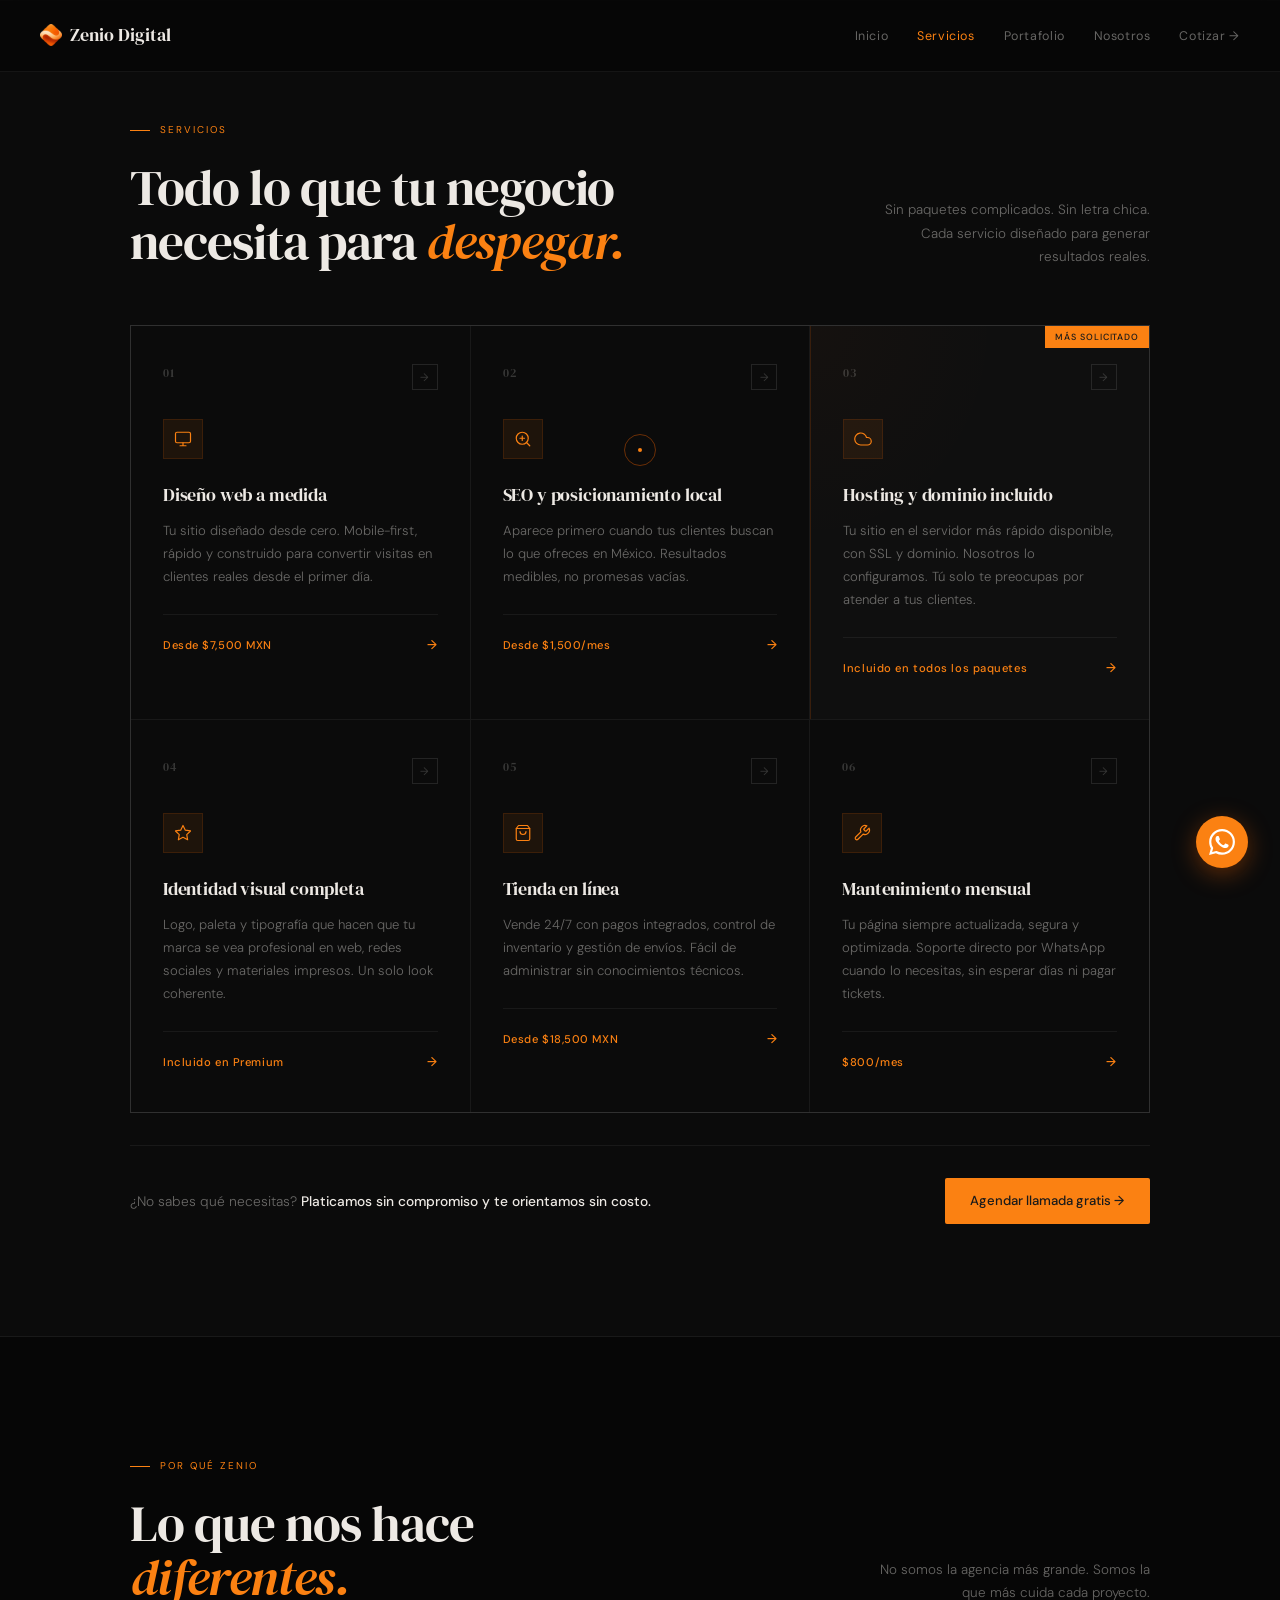
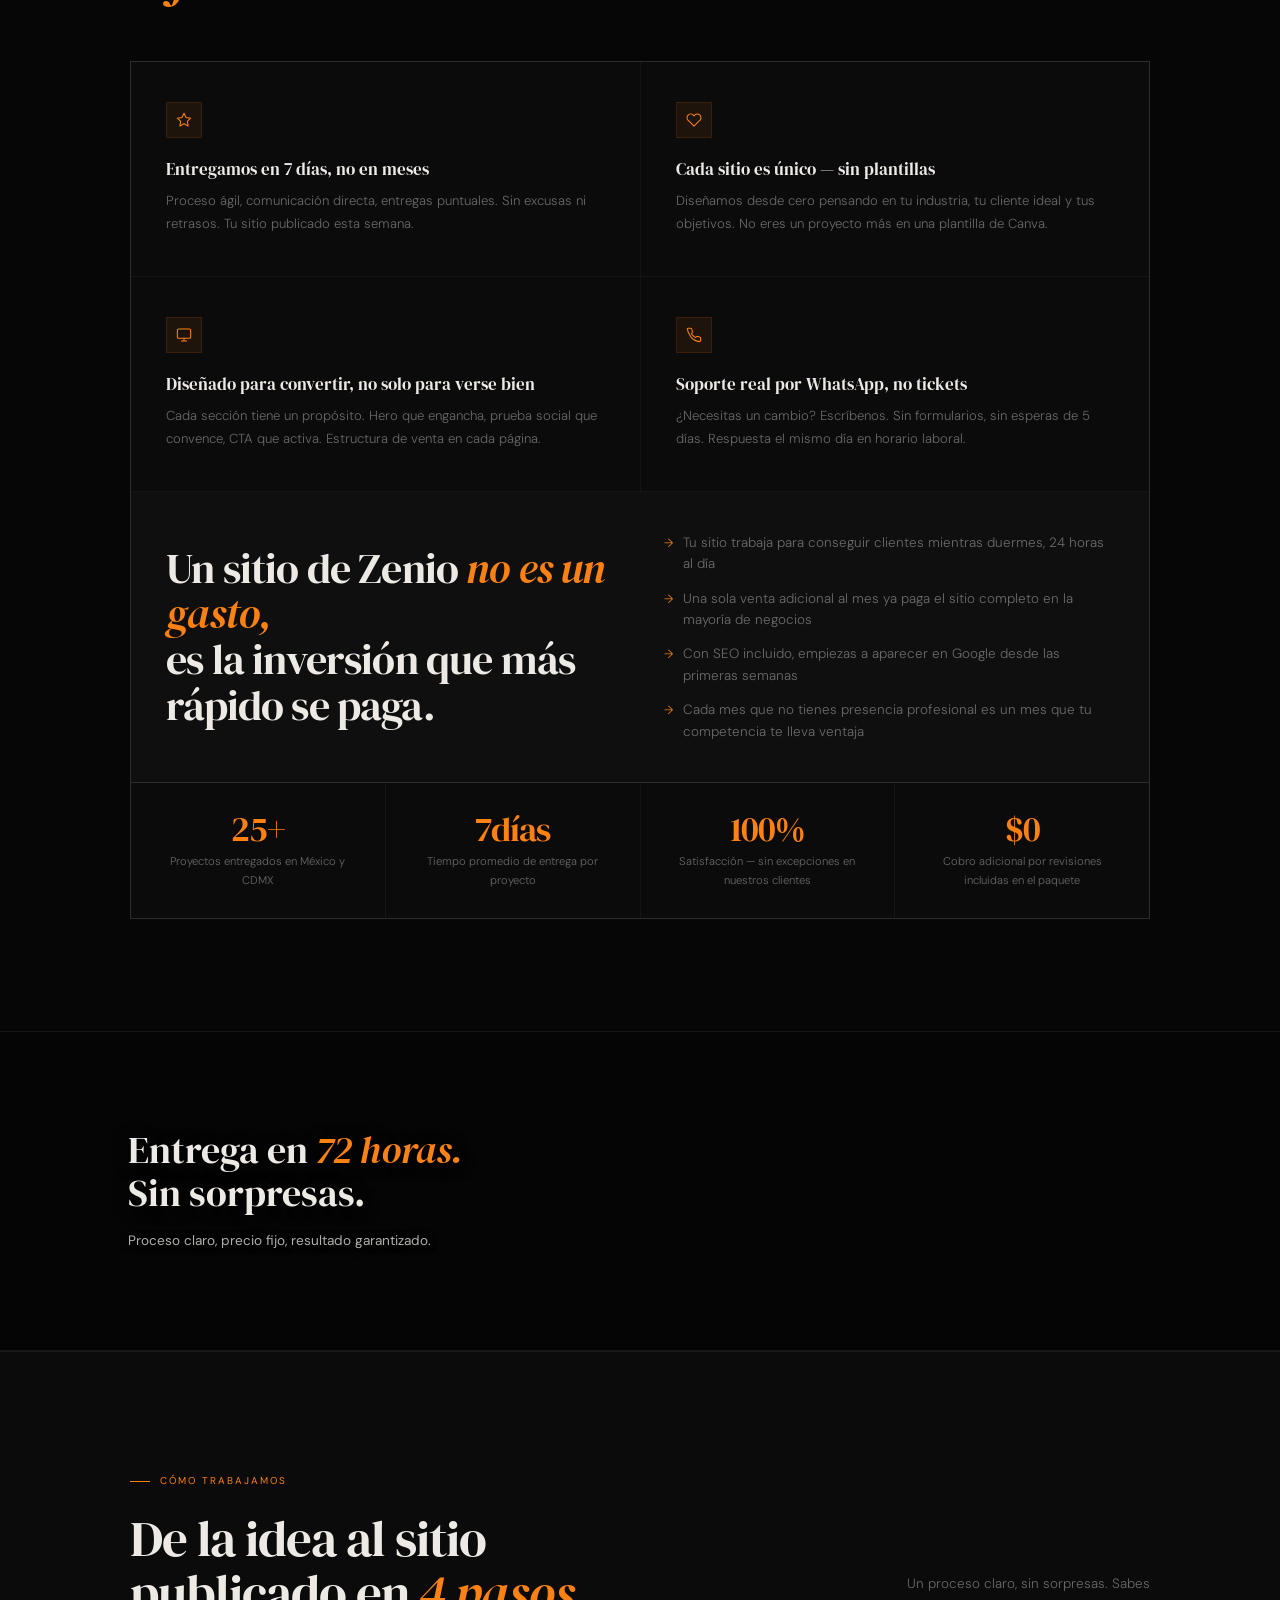
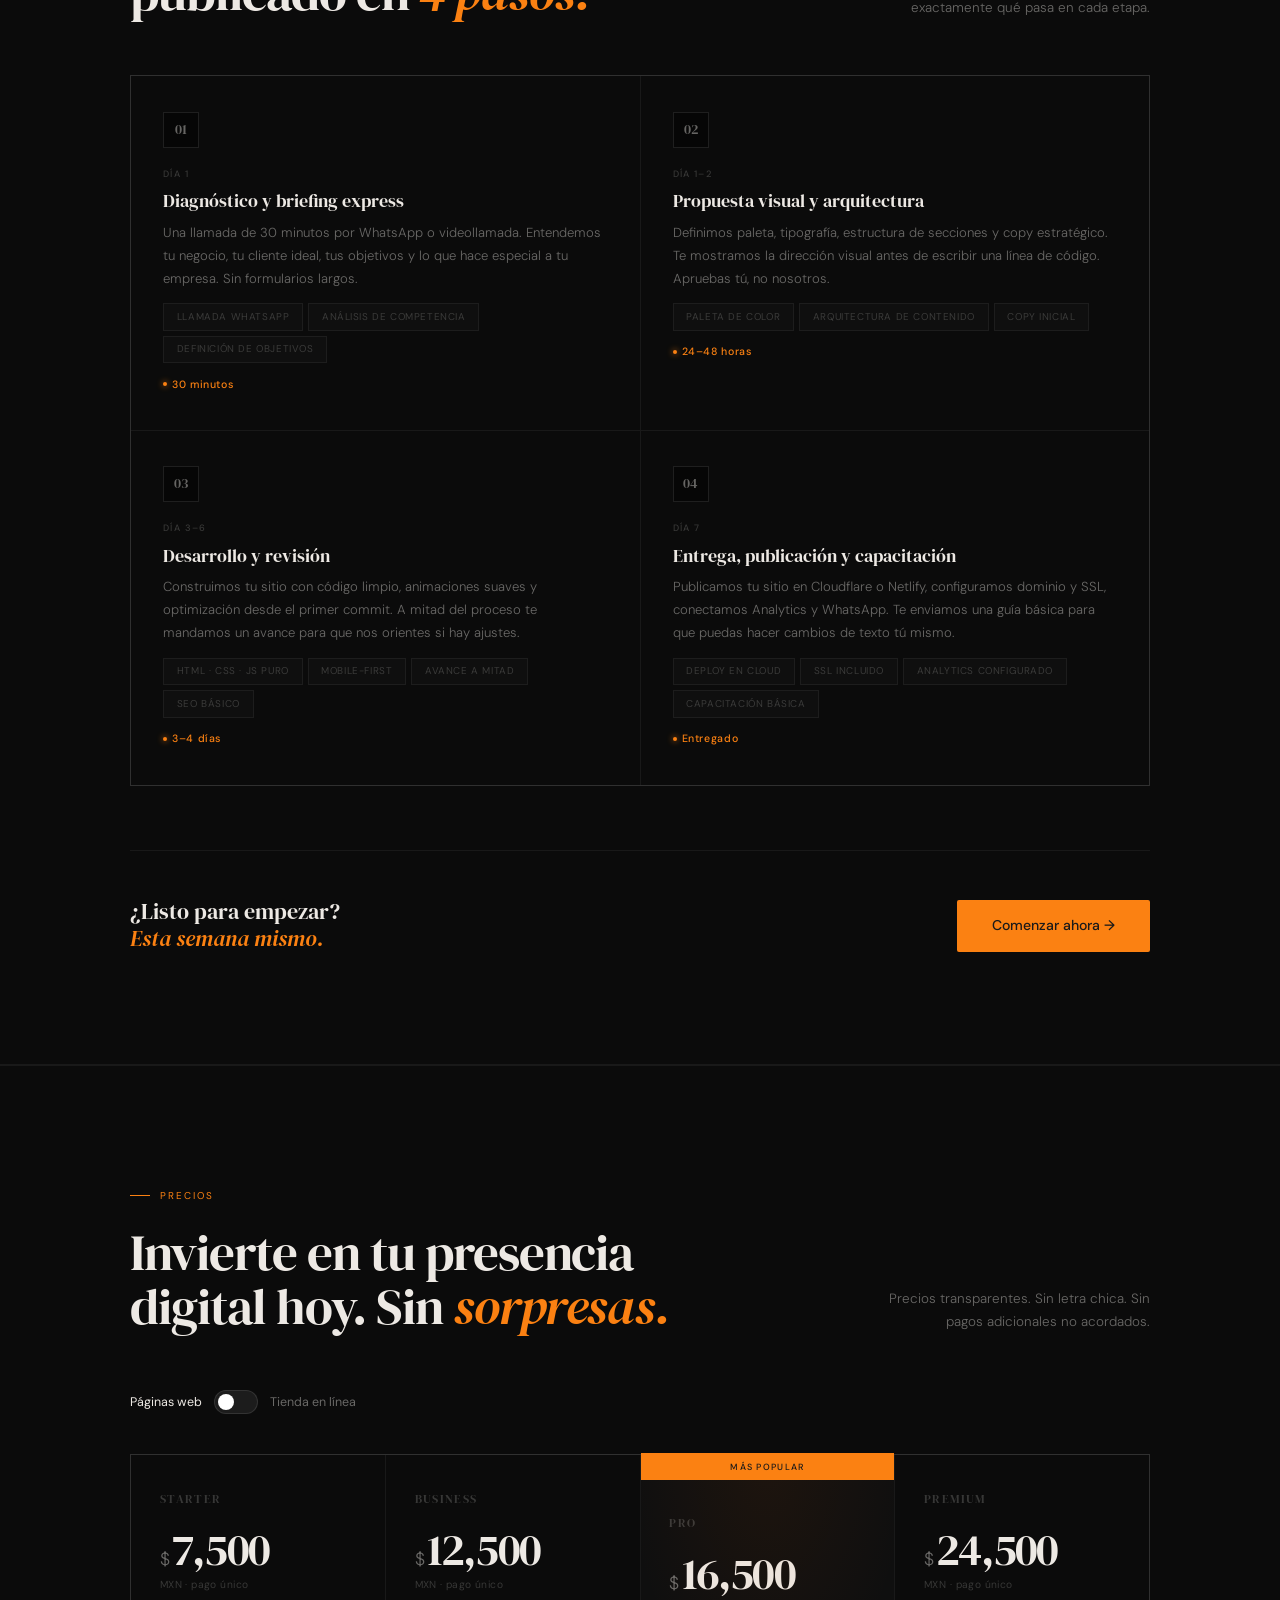
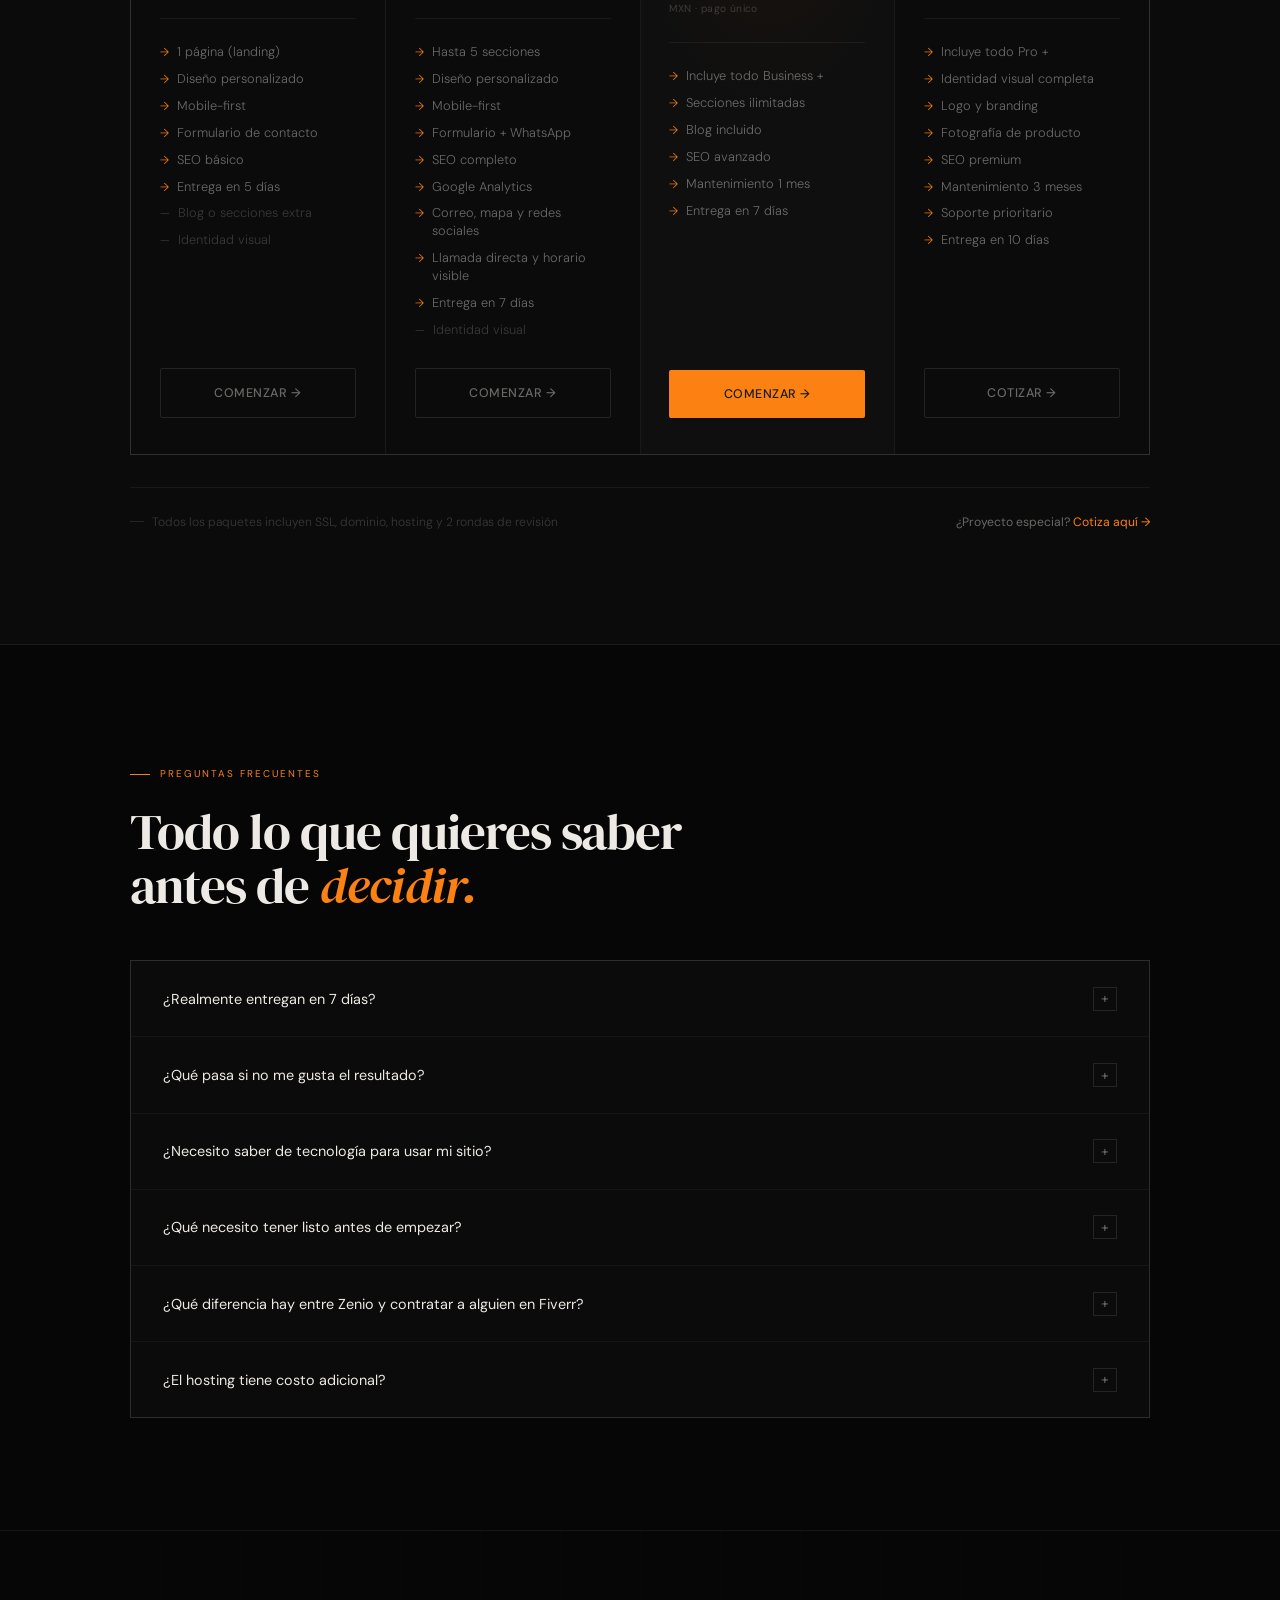
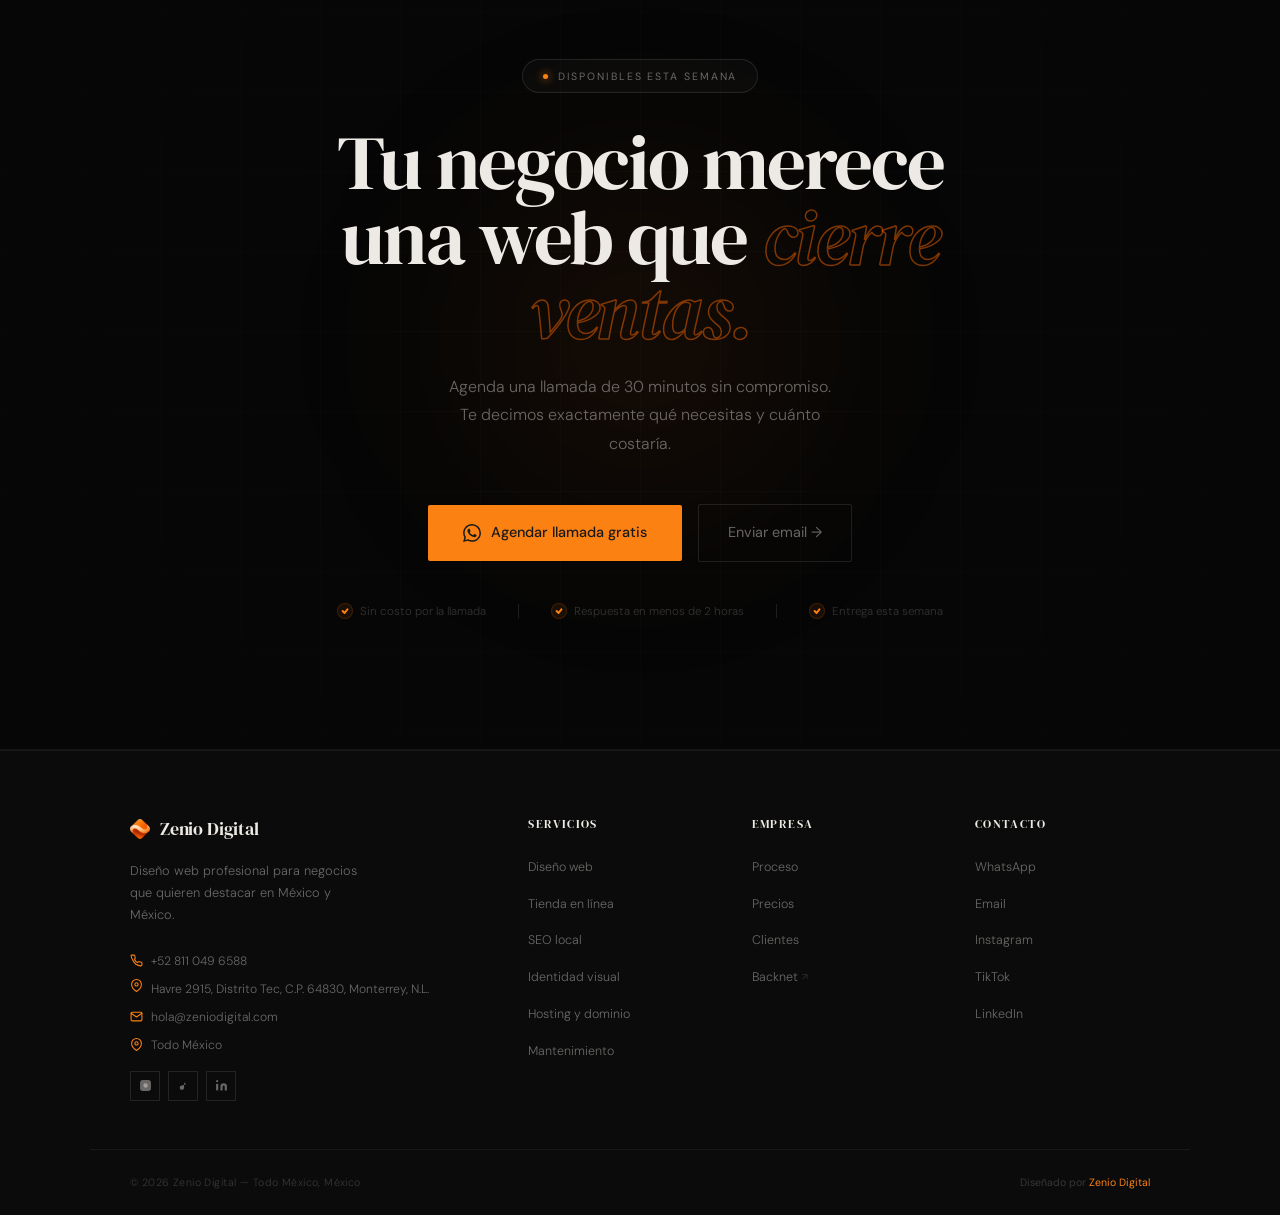
<file: servicios.html>
<!DOCTYPE html>
<html lang="es">
<head>

<meta charset="UTF-8">
<meta name="viewport" content="width=device-width, initial-scale=1.0">
<meta name="description" content="Paquetes de diseño web desde $7,500 MXN: Starter, Business, Pro y Premium. Entrega en 7 días, mobile-first y SEO incluido. Conoce nuestros servicios.">
<meta name="keywords" content="páginas web México, diseño web profesional México, agencia web México, sitio web empresas México, desarrollo web México">
<meta name="author" content="Zenio Digital">
<meta name="robots" content="index, follow">
<meta property="og:title" content="Servicios y paquetes de diseño web — Zenio Digital">
<meta property="og:description" content="Desde $7,500 MXN. Entrega en 7 días, mobile-first y SEO incluido. Elige el paquete que mejor se ajuste a tu negocio.">
<meta property="og:url" content="https://zeniodigital.com/servicios">
<meta property="og:image" content="https://zeniodigital.com/hero-poster-og.jpg">
<meta property="og:image:width" content="1200">
<meta property="og:image:height" content="630">
<meta property="og:type" content="website">
<meta property="og:locale" content="es_MX">
<link rel="canonical" href="https://zeniodigital.com/servicios">
<link rel="icon" type="image/x-icon" href="/favicon.ico">
<link rel="icon" type="image/png" sizes="16x16" href="/favicon-16x16.png">
<link rel="icon" type="image/png" sizes="32x32" href="/favicon-32x32.png">
<link rel="icon" type="image/png" sizes="48x48" href="/favicon-48x48.png">
<link rel="apple-touch-icon" sizes="180x180" href="/apple-touch-icon.png">
<link rel="icon" type="image/png" sizes="192x192" href="/android-chrome-192x192.png">
<link rel="icon" type="image/png" sizes="512x512" href="/android-chrome-512x512.png">
<title>Servicios de Diseño Web — Zenio Digital</title>
<script type="application/ld+json">
{"@context":"https://schema.org","@type":"ProfessionalService","name":"Zenio Digital","description":"Agencia de diseño web en todo México especializada en sitios profesionales que convierten visitas en clientes.","url":"https://zeniodigital.com","telephone":"+528110496588","email":"hola@zeniodigital.com","address":{"@type":"PostalAddress","addressLocality":"México","addressRegion":"Nuevo León","addressCountry":"MX"},"areaServed":["México","San Pedro Garza García","San Nicolás","Guadalupe","Nuevo León","México"],"priceRange":"$$","openingHours":"Mo-Sa 09:00-20:00","sameAs":["https://wa.me/528110496588"]}
</script>
<link href="https://fonts.googleapis.com/css2?family=DM+Sans:opsz,wght@9..40,300;9..40,400;9..40,500&family=DM+Serif+Display:ital@0;1&display=swap" rel="stylesheet">
<link rel="stylesheet" href="base.css">
<style>
:root{
  --bg:#060606;
  --s1:#0b0b0b;--s2:#0f0f0f;--s3:#131313;
  --bd:rgba(255,255,255,.06);--bd2:rgba(255,255,255,.1);
  --tx:#ede9e4;--mu:rgba(237,233,228,.42);--mu2:rgba(237,233,228,.2);--mu3:rgba(237,233,228,.1);
  --or:#fb8112;--or2:rgba(251,129,18,.08);--or3:rgba(251,129,18,.15);
  --rad:2px;
  --zenio-naranja-base:#fb8112;--zenio-naranja-medio:#fba04d;--zenio-crema-claro:#fdd7aa;--zenio-naranja-oscuro:#d03b03;
}
body{font-family:'DM Sans',sans-serif;background:var(--bg);color:var(--tx);overflow-x:hidden;line-height:1.65;cursor:none}

/* NAV */
nav{position:fixed;top:0;left:0;right:0;z-index:200;display:flex;align-items:center;justify-content:space-between;padding:0 2.5rem;height:72px;background:rgba(6,6,6,.85);backdrop-filter:blur(24px);border-bottom:1px solid var(--bd);transition:background .3s;gap:2rem}
.nlogo{font-family:'DM Serif Display',serif;font-size:1.15rem;font-weight:400;color:var(--tx);text-decoration:none;display:flex;align-items:center;gap:8px;letter-spacing:0;white-space:nowrap;flex-shrink:0}
.nmob{display:none;position:fixed;top:72px;left:0;right:0;background:rgba(6,6,6,.98);backdrop-filter:blur(24px);border-bottom:1px solid var(--bd);padding:1.5rem 2rem;z-index:199;flex-direction:column;gap:1rem}

/* HERO */
.hdot{width:5px;height:5px;border-radius:50%;background:var(--or);box-shadow:0 0 8px var(--or);animation:pulse 2s ease-in-out infinite}
.bpri{display:inline-flex;align-items:center;gap:10px;background:var(--or);color:#1a1a1a;padding:.9rem 2.2rem;border-radius:var(--rad);font-size:.88rem;font-weight:500;text-decoration:none;transition:background .2s,transform .15s,box-shadow .2s}
.bpri:hover{background:#f06a00;transform:translateY(-2px);box-shadow:0 12px 32px rgba(224,92,0,.3)}

/* SECCIÓN BASE */
.sec{padding:7rem 2.5rem;max-width:1100px;margin:0 auto}
.eyb{display:inline-flex;align-items:center;gap:10px;font-size:.62rem;font-weight:400;letter-spacing:.2em;color:var(--or);text-transform:uppercase;margin-bottom:1.4rem}
.eyb::before{content:'';width:20px;height:1px;background:var(--or)}
.sh{font-family:'DM Serif Display',serif;font-size:clamp(2.2rem,4vw,3.6rem);font-weight:400;letter-spacing:-.02em;color:var(--tx);line-height:1.05}
.sh em{font-style:italic;color:var(--or)}
.stop{display:flex;align-items:flex-end;justify-content:space-between;margin-bottom:3.5rem;gap:2rem;flex-wrap:wrap}
.snote{font-size:.84rem;font-weight:300;color:var(--mu);line-height:1.75;max-width:270px;text-align:right}

/* SERVICIOS */
.svc-grid{display:grid;grid-template-columns:repeat(3,1fr);gap:1px;background:var(--bd);border:1px solid var(--bd2)}
.svc{background:var(--s1);padding:2.4rem 2rem;position:relative;overflow:hidden;transition:background .3s;cursor:default}
.svc::before{content:'';position:absolute;inset:0;background:radial-gradient(ellipse 80% 80% at 0% 0%,rgba(224,92,0,.06),transparent 70%);opacity:0;transition:opacity .4s}
.svc:hover{background:var(--s2)}.svc:hover::before{opacity:1}
.svc-top2{display:flex;justify-content:space-between;align-items:flex-start;margin-bottom:1.8rem}
.svc-n{font-family:'DM Serif Display',serif;font-size:.72rem;font-weight:400;letter-spacing:.1em;color:var(--mu2)}
.svc-arr{width:26px;height:26px;border:1px solid var(--bd2);display:flex;align-items:center;justify-content:center;color:var(--mu2);font-size:11px;transition:all .25s}
.svc:hover .svc-arr{background:var(--or);border-color:var(--or);color:#1a1a1a;transform:rotate(-45deg)}
.svc-ico{width:40px;height:40px;margin-bottom:1.4rem;display:flex;align-items:center;justify-content:center;background:var(--or2);border:1px solid rgba(224,92,0,.15)}
.svc:hover .svc-ico{background:var(--or3);border-color:rgba(224,92,0,.3)}
.svc-ico svg{width:18px;height:18px;stroke:var(--or);fill:none;stroke-width:1.6;stroke-linecap:round;stroke-linejoin:round}
.svc-t{font-family:'DM Serif Display',serif;font-size:1.1rem;font-weight:400;color:var(--tx);letter-spacing:-.01em;margin-bottom:.6rem}
.svc-d{font-size:.82rem;font-weight:300;color:var(--mu);line-height:1.75;margin-bottom:1.6rem}
.svc-p{display:inline-flex;align-items:center;gap:6px;font-size:.7rem;font-weight:500;letter-spacing:.05em;color:var(--or);padding-top:1.2rem;border-top:1px solid var(--bd);width:100%}
.svc-parr{margin-left:auto;font-size:.8rem;transition:transform .2s}
.svc:hover .svc-parr{transform:translateX(4px)}
.svc.feat{background:var(--s2);border-left:1px solid rgba(224,92,0,.2)}
.svc.feat::before{opacity:.5}
.feat-lbl{position:absolute;top:0;right:0;background:var(--or);font-size:.56rem;font-weight:500;letter-spacing:.1em;text-transform:uppercase;color:#1a1a1a;padding:4px 10px}

/* DIFERENCIADORES */
.dif-grid{display:grid;grid-template-columns:repeat(2,1fr);gap:1px;background:var(--bd);border:1px solid var(--bd2)}
.dif{background:var(--s1);padding:2.5rem 2.2rem;position:relative}
.dif.full{grid-column:span 2;background:var(--s2);display:grid;grid-template-columns:1fr 1fr;gap:3rem;align-items:center}
.dif-ico{width:36px;height:36px;background:var(--or2);border:1px solid rgba(224,92,0,.15);display:flex;align-items:center;justify-content:center;margin-bottom:1.4rem}
.dif-ico svg{width:16px;height:16px;stroke:var(--or);fill:none;stroke-width:1.6;stroke-linecap:round;stroke-linejoin:round}
.dif-title{font-family:'DM Serif Display',serif;font-size:1.05rem;font-weight:400;color:var(--tx);margin-bottom:.6rem;line-height:1.2}
.dif-desc{font-size:.82rem;font-weight:300;color:var(--mu);line-height:1.75}
.dif-big{font-family:'DM Serif Display',serif;font-size:clamp(1.8rem,3.5vw,2.6rem);font-weight:400;color:var(--tx);line-height:1.1;letter-spacing:-.02em}
.dif-big em{font-style:italic;color:var(--or)}
.dif-list{display:flex;flex-direction:column;gap:.8rem}
.dif-li{display:flex;align-items:flex-start;gap:10px;font-size:.84rem;font-weight:300;color:var(--mu);line-height:1.6}
.dif-li::before{content:'→';color:var(--or);font-size:.76rem;flex-shrink:0;margin-top:2px}
.auth-strip{display:grid;grid-template-columns:repeat(4,1fr);gap:1px;background:var(--bd);border:1px solid var(--bd2);border-top:none}
.auth-item{background:var(--s1);padding:1.8rem;text-align:center}
.auth-n{font-family:'DM Serif Display',serif;font-size:2.2rem;font-weight:400;color:var(--tx);letter-spacing:-.03em;line-height:1;margin-bottom:.3rem}
.auth-n span{color:var(--or)}
.auth-l{font-size:.7rem;font-weight:300;color:var(--mu)}

/* PROCESO */
.proc{display:grid;grid-template-columns:1fr 1fr;gap:1px;background:var(--bd);border:1px solid var(--bd2)}
.proc-line{display:none}
.pstep{position:relative;margin-bottom:0;display:flex;flex-direction:column;gap:0;background:var(--s1);padding:2.2rem 2rem;transition:background .3s}
.pstep:hover{background:var(--s2)}
.pstep-circ{position:static;width:36px;height:36px;border:1px solid var(--bd2);background:var(--bg);display:flex;align-items:center;justify-content:center;flex-shrink:0;transition:all .3s;margin-bottom:1.2rem}
.pstep:hover .pstep-circ{background:var(--or);border-color:var(--or)}
.pstep-num{font-family:'DM Serif Display',serif;font-size:.9rem;font-weight:400;color:var(--mu);transition:color .3s}
.pstep:hover .pstep-num{color:#fff}
.pstep-body{padding-bottom:0;border-bottom:none;flex:1}
.pstep:last-child .pstep-body{border-bottom:none;padding-bottom:0}
.pstep-tag{font-size:.58rem;font-weight:500;letter-spacing:.15em;text-transform:uppercase;color:var(--mu2);margin-bottom:.5rem}
.pstep-title{font-family:'DM Serif Display',serif;font-size:1.1rem;font-weight:400;color:var(--tx);margin-bottom:.6rem;line-height:1.25}
.pstep:hover .pstep-title{color:var(--or)}
.pstep-desc{font-size:.82rem;font-weight:300;color:var(--mu);line-height:1.75;margin-bottom:.8rem}
.pstep-pills{display:flex;gap:5px;flex-wrap:wrap}
.pill2{font-size:.62rem;font-weight:400;letter-spacing:.06em;color:var(--mu2);text-transform:uppercase;padding:.28rem .8rem;border:1px solid var(--bd);background:rgba(255,255,255,.015);transition:all .25s}
.pstep:hover .pill2{border-color:rgba(224,92,0,.25);color:rgba(224,92,0,.7)}
.pstep-time{display:inline-flex;align-items:center;gap:5px;margin-top:.8rem;font-size:.66rem;font-weight:500;letter-spacing:.06em;color:var(--or)}
.ptime-dot{width:4px;height:4px;border-radius:50%;background:var(--or);box-shadow:0 0 6px var(--or)}
.proc-cta{margin-top:4rem;padding-top:3rem;border-top:1px solid var(--bd);display:flex;align-items:center;justify-content:space-between;flex-wrap:wrap;gap:1.5rem}
.proc-cta-txt{font-family:'DM Serif Display',serif;font-size:1.4rem;font-weight:400;color:var(--tx);line-height:1.2}
.proc-cta-txt em{font-style:italic;color:var(--or)}

/* PRECIOS */
.tog-wrap{display:flex;align-items:center;gap:12px;margin-bottom:2.5rem}
.tog-lbl{font-size:.78rem;color:var(--mu);font-weight:400}
.tog-lbl.on{color:var(--tx)}
.tog{width:44px;height:24px;background:rgba(255,255,255,.07);border:1px solid var(--bd2);border-radius:100px;position:relative;cursor:pointer;transition:background .3s;flex-shrink:0}
.tog.active{background:var(--or);border-color:var(--or)}
.tog-thumb{width:16px;height:16px;border-radius:50%;background:#fff;position:absolute;top:3px;left:3px;transition:transform .3s cubic-bezier(.22,1,.36,1)}
.tog.active .tog-thumb{transform:translateX(20px)}
.tog-eco{font-size:.6rem;font-weight:500;letter-spacing:.08em;text-transform:uppercase;color:#1a1a1a;background:var(--or);padding:2px 8px;border-radius:100px;opacity:0;transition:opacity .3s}
.price-grid{display:grid;grid-template-columns:repeat(4,1fr);gap:1px;background:var(--bd);border:1px solid var(--bd2);margin-bottom:1px}
.pcard2{background:var(--s1);padding:2.2rem 1.8rem;position:relative;overflow:hidden;transition:background .3s;display:flex;flex-direction:column}
.pcard2:hover{background:var(--s2)}
.pcard2.feat{background:var(--s2);border-top:2px solid var(--or);margin-top:-2px}
.pcard2.feat::before{content:'';position:absolute;inset:0;background:radial-gradient(ellipse 80% 60% at 50% 0%,rgba(224,92,0,.07),transparent 70%)}
.feat-badge{position:absolute;top:0;left:0;right:0;background:var(--or);font-size:.56rem;font-weight:500;letter-spacing:.14em;text-transform:uppercase;color:#1a1a1a;text-align:center;padding:5px}
.ptier{font-family:'DM Serif Display',serif;font-size:.72rem;font-weight:400;letter-spacing:.12em;color:var(--mu2);text-transform:uppercase;margin-bottom:1.2rem}
.pcard2.feat .ptier{margin-top:1.5rem}
.pamount{font-family:'DM Serif Display',serif;font-size:2.8rem;font-weight:400;letter-spacing:-.04em;color:var(--tx);line-height:1;display:flex;align-items:baseline;gap:3px;margin-bottom:4px}
.pamount .curr{font-size:1.1rem;color:var(--mu);margin-right:1px;font-family:'DM Sans',sans-serif;font-weight:300}
.pnote{font-size:.64rem;color:var(--mu2);letter-spacing:.04em;margin-bottom:1.5rem}
.pdiv{height:1px;background:var(--bd);margin-bottom:1.5rem}
.pfeats{list-style:none;display:flex;flex-direction:column;gap:9px;flex:1;margin-bottom:1.8rem}
.pfeats li{font-size:.8rem;font-weight:300;color:var(--mu);display:flex;align-items:flex-start;gap:8px;line-height:1.4}
.pfeats li::before{content:'→';color:var(--or);font-size:.74rem;flex-shrink:0;margin-top:1px}
.pfeats li.off{color:var(--mu2)}.pfeats li.off::before{content:'—';color:var(--mu2)}
.pbtn{display:block;width:100%;padding:.88rem;font-family:'DM Sans',sans-serif;font-size:.78rem;font-weight:500;letter-spacing:.04em;text-transform:uppercase;text-align:center;text-decoration:none;cursor:pointer;border:none;transition:all .2s;border-radius:var(--rad)}
.pbtn-out{background:transparent;color:var(--mu);border:1px solid var(--bd2)}
.pbtn-out:hover{color:var(--tx);border-color:rgba(255,255,255,.22)}
.pbtn-solid{background:var(--or);color:#1a1a1a}
.pbtn-solid:hover{background:#f06a00;transform:translateY(-1px);box-shadow:0 8px 24px rgba(224,92,0,.25)}
.price-foot{margin-top:2rem;display:flex;align-items:center;justify-content:space-between;flex-wrap:wrap;gap:1rem;padding-top:1.5rem;border-top:1px solid var(--bd)}
.pf-note{font-size:.76rem;font-weight:300;color:var(--mu2);display:flex;align-items:center;gap:8px}
.pf-note::before{content:'';width:14px;height:1px;background:var(--bd2)}
.pf-cta{font-size:.76rem;color:var(--mu)}
.pf-cta a{color:var(--or);text-decoration:none}
.pf-cta a:hover{text-decoration:underline}

/* FAQ */
.faq-list{display:flex;flex-direction:column;gap:1px;background:var(--bd);border:1px solid var(--bd2)}
.faq-item{background:var(--s1);overflow:hidden}
.faq-q{display:flex;align-items:center;justify-content:space-between;padding:1.6rem 2rem;cursor:pointer;transition:background .2s;gap:1rem}
.faq-q:hover{background:var(--s2)}
.faq-qtxt{font-size:.9rem;font-weight:400;color:var(--tx);line-height:1.4}
.faq-ico{width:24px;height:24px;border:1px solid var(--bd2);display:flex;align-items:center;justify-content:center;flex-shrink:0;font-size:14px;color:var(--mu);transition:all .3s}
.faq-item.open .faq-ico{background:var(--or);border-color:var(--or);color:#1a1a1a;transform:rotate(45deg)}
.faq-a{max-height:0;overflow:hidden;transition:max-height .4s cubic-bezier(.22,1,.36,1)}
.faq-item.open .faq-a{max-height:200px}
.faq-atxt{padding:0 2rem 1.6rem;font-size:.84rem;font-weight:300;color:var(--mu);line-height:1.8}

/* CTA FINAL */
.cta-sec{position:relative;overflow:hidden;padding:8rem 2.5rem;text-align:center;border-top:1px solid var(--bd);border-bottom:1px solid var(--bd)}
.cta-gbg{position:absolute;inset:0;z-index:0;background-image:linear-gradient(rgba(255,255,255,.018) 1px,transparent 1px),linear-gradient(90deg,rgba(255,255,255,.018) 1px,transparent 1px);background-size:80px 80px;mask-image:radial-gradient(ellipse 70% 90% at 50% 50%,black 20%,transparent 100%)}
.cta-orb{position:absolute;border-radius:50%;filter:blur(90px);pointer-events:none;width:500px;height:500px;top:50%;left:50%;transform:translate(-50%,-50%);background:radial-gradient(circle,rgba(224,92,0,.1) 0%,transparent 70%);animation:coa 8s ease-in-out infinite}
@keyframes coa{0%,100%{transform:translate(-50%,-50%) scale(1)}50%{transform:translate(-50%,-50%) scale(1.12)}}
.cta-in{position:relative;z-index:1;max-width:680px;margin:0 auto}
.cta-badge{display:inline-flex;align-items:center;gap:10px;font-size:.66rem;font-weight:400;letter-spacing:.18em;color:var(--mu);text-transform:uppercase;margin-bottom:2rem;border:1px solid var(--bd2);padding:.45rem 1.2rem;border-radius:100px;background:rgba(255,255,255,.025)}
.cta-head{font-family:'DM Serif Display',serif;font-size:clamp(2.8rem,6vw,5.5rem);font-weight:400;letter-spacing:-.03em;color:var(--tx);line-height:.97;margin-bottom:1.5rem}
.cta-head em{font-style:italic;color:transparent;-webkit-text-stroke:1.5px rgba(224,92,0,.55)}
.cta-sub{font-size:1rem;font-weight:300;color:var(--mu);line-height:1.8;margin-bottom:2.8rem;max-width:400px;margin-left:auto;margin-right:auto}
.cta-acts{display:flex;align-items:center;justify-content:center;gap:1rem;flex-wrap:wrap;margin-bottom:2.5rem}
.bwa{display:inline-flex;align-items:center;gap:10px;background:var(--or);color:#1a1a1a;padding:1rem 2.2rem;border-radius:var(--rad);font-size:.9rem;font-weight:500;text-decoration:none;transition:all .2s}
.bwa:hover{background:#f06a00;transform:translateY(-2px);box-shadow:0 12px 36px rgba(224,92,0,.3)}
.bghost{display:inline-flex;align-items:center;gap:8px;color:var(--mu);padding:1rem 1.8rem;font-size:.9rem;font-weight:400;text-decoration:none;border:1px solid var(--bd2);border-radius:var(--rad);transition:all .2s}
.bghost:hover{color:var(--tx);border-color:rgba(255,255,255,.22)}
.cta-trust2{display:flex;align-items:center;justify-content:center;gap:2rem;flex-wrap:wrap}
.ct2{display:flex;align-items:center;gap:7px;font-size:.72rem;font-weight:300;color:var(--mu2)}
.ct2-ck{width:16px;height:16px;border-radius:50%;background:var(--or2);border:1px solid rgba(224,92,0,.2);display:flex;align-items:center;justify-content:center;flex-shrink:0}
.ct2-ck svg{width:8px;height:8px;stroke:var(--or);fill:none;stroke-width:2.5;stroke-linecap:round;stroke-linejoin:round}
.ct2-div{width:1px;height:14px;background:var(--bd2)}

/* BTN */
.bwa2{display:inline-flex;align-items:center;gap:8px;background:var(--or);color:#1a1a1a;padding:.75rem 1.6rem;border-radius:var(--rad);font-size:.82rem;font-weight:500;text-decoration:none;transition:all .2s}
.bwa2:hover{background:#f06a00;transform:translateY(-1px);box-shadow:0 8px 24px rgba(224,92,0,.25)}

/* RESPONSIVE (parcial — el resto vive en base.css) */
@media(max-width:960px){
  .svc-grid{grid-template-columns:1fr}
  .proc{grid-template-columns:1fr}
  .price-grid{grid-template-columns:1fr 1fr}
}
@media(max-width:600px){
  .bpri{width:100%;justify-content:center}
  .price-grid{grid-template-columns:1fr}
  .dif-grid{grid-template-columns:1fr}
  .dif.full{grid-column:span 1;grid-template-columns:1fr;gap:1.5rem}
  .auth-strip{grid-template-columns:repeat(2,1fr)}
}
</style>
</head>
<body>
<div id="cring"></div><div id="cdot"></div>
<!-- WA FLOTANTE -->
<a href="https://wa.me/528110496588?text=Hola,%20quiero%20cotizar%20mi%20p%C3%A1gina%20web" class="wa-float" target="_blank" aria-label="WhatsApp">
  <svg viewBox="0 0 24 24"><path d="M17.472 14.382c-.297-.149-1.758-.867-2.03-.967-.273-.099-.471-.148-.67.15-.197.297-.767.966-.94 1.164-.173.199-.347.223-.644.075-.297-.15-1.255-.463-2.39-1.475-.883-.788-1.48-1.761-1.653-2.059-.173-.297-.018-.458.13-.606.134-.133.298-.347.446-.52.149-.174.198-.298.298-.497.099-.198.05-.371-.025-.52-.075-.149-.669-1.612-.916-2.207-.242-.579-.487-.5-.669-.51-.173-.008-.371-.01-.57-.01-.198 0-.52.074-.792.372-.272.297-1.04 1.016-1.04 2.479 0 1.462 1.065 2.875 1.213 3.074.149.198 2.096 3.2 5.077 4.487.709.306 1.262.489 1.694.625.712.227 1.36.195 1.871.118.571-.085 1.758-.719 2.006-1.413.248-.694.248-1.289.173-1.413-.074-.124-.272-.198-.57-.347m-5.421 7.403h-.004a9.87 9.87 0 01-5.031-1.378l-.361-.214-3.741.982.998-3.648-.235-.374a9.86 9.86 0 01-1.51-5.26c.001-5.45 4.436-9.884 9.888-9.884 2.64 0 5.122 1.03 6.988 2.898a9.825 9.825 0 012.893 6.994c-.003 5.45-4.437 9.884-9.885 9.884m8.413-18.297A11.815 11.815 0 0012.05 0C5.495 0 .16 5.335.157 11.892c0 2.096.547 4.142 1.588 5.945L.057 24l6.305-1.654a11.882 11.882 0 005.683 1.448h.005c6.554 0 11.89-5.335 11.893-11.893a11.821 11.821 0 00-3.48-8.413z"/></svg>
</a>


<!-- NAV -->
<nav id="nav">
  <a href="/" class="nlogo">
    <img src="/logo-zenio-original.png" alt="Zenio Digital" class="nmark">Zenio Digital
  </a>
  <ul class="nlinks">
    <li><a href="/">Inicio</a></li>
    <li><a href="/servicios" style="color:var(--or)">Servicios</a></li>
    <li><a href="/portafolio">Portafolio</a></li>
    <li><a href="index.html#nosotros">Nosotros</a></li>
    <li><a href="https://wa.me/528110496588" target="_blank" class="ncta">Cotizar →</a></li>
  </ul>
  <div class="nhm" id="hm" onclick="toggleMenu()"><span></span><span></span><span></span></div>
</nav>
<div class="nmob" id="nm">
  <a href="/">Inicio</a>
  <a href="/servicios" style="color:var(--or)">Servicios</a>
  <a href="/portafolio">Portafolio</a>
  <a href="index.html#nosotros">Nosotros</a>
  <a href="https://wa.me/528110496588" target="_blank">Cotizar →</a>
</div>
<!-- SERVICIOS -->
<section id="servicios" style="background:var(--s1);border-top:1px solid var(--bd);border-bottom:1px solid var(--bd)">
  <div class="sec">
    <div class="rv"><div class="eyb">Servicios</div>
      <div class="stop">
        <h2 class="sh">Todo lo que tu negocio<br>necesita para <em>despegar.</em></h2>
        <p class="snote">Sin paquetes complicados. Sin letra chica. Cada servicio diseñado para generar resultados reales.</p>
      </div>
    </div>
    <div class="svc-grid rv">
      <div class="svc"><div class="svc-top2"><span class="svc-n">01</span><div class="svc-arr">→</div></div><div class="svc-ico"><svg viewBox="0 0 24 24"><rect x="2" y="3" width="20" height="14" rx="2"/><path d="M8 21h8M12 17v4"/></svg></div><div class="svc-t">Diseño web a medida</div><div class="svc-d">Tu sitio diseñado desde cero. Mobile-first, rápido y construido para convertir visitas en clientes reales desde el primer día.</div><div class="svc-p">Desde $7,500 MXN<span class="svc-parr">→</span></div></div>
      <div class="svc"><div class="svc-top2"><span class="svc-n">02</span><div class="svc-arr">→</div></div><div class="svc-ico"><svg viewBox="0 0 24 24"><circle cx="11" cy="11" r="8"/><path d="M21 21l-4.35-4.35"/><path d="M8 11h6M11 8v6"/></svg></div><div class="svc-t">SEO y posicionamiento local</div><div class="svc-d">Aparece primero cuando tus clientes buscan lo que ofreces en México. Resultados medibles, no promesas vacías.</div><div class="svc-p">Desde $1,500/mes<span class="svc-parr">→</span></div></div>
      <div class="svc feat"><div class="feat-lbl">Más solicitado</div><div class="svc-top2"><span class="svc-n">03</span><div class="svc-arr">→</div></div><div class="svc-ico"><svg viewBox="0 0 24 24"><path d="M18 10h-1.26A8 8 0 1 0 9 20h9a5 5 0 0 0 0-10z"/></svg></div><div class="svc-t">Hosting y dominio incluido</div><div class="svc-d">Tu sitio en el servidor más rápido disponible, con SSL y dominio. Nosotros lo configuramos. Tú solo te preocupas por atender a tus clientes.</div><div class="svc-p">Incluido en todos los paquetes<span class="svc-parr">→</span></div></div>
      <div class="svc"><div class="svc-top2"><span class="svc-n">04</span><div class="svc-arr">→</div></div><div class="svc-ico"><svg viewBox="0 0 24 24"><path d="M12 2l3.09 6.26L22 9.27l-5 4.87 1.18 6.88L12 17.77l-6.18 3.25L7 14.14 2 9.27l6.91-1.01L12 2z"/></svg></div><div class="svc-t">Identidad visual completa</div><div class="svc-d">Logo, paleta y tipografía que hacen que tu marca se vea profesional en web, redes sociales y materiales impresos. Un solo look coherente.</div><div class="svc-p">Incluido en Premium<span class="svc-parr">→</span></div></div>
      <div class="svc"><div class="svc-top2"><span class="svc-n">05</span><div class="svc-arr">→</div></div><div class="svc-ico"><svg viewBox="0 0 24 24"><path d="M6 2L3 6v14a2 2 0 0 0 2 2h14a2 2 0 0 0 2-2V6l-3-4z"/><line x1="3" y1="6" x2="21" y2="6"/><path d="M16 10a4 4 0 0 1-8 0"/></svg></div><div class="svc-t">Tienda en línea</div><div class="svc-d">Vende 24/7 con pagos integrados, control de inventario y gestión de envíos. Fácil de administrar sin conocimientos técnicos.</div><div class="svc-p">Desde $18,500 MXN<span class="svc-parr">→</span></div></div>
      <div class="svc"><div class="svc-top2"><span class="svc-n">06</span><div class="svc-arr">→</div></div><div class="svc-ico"><svg viewBox="0 0 24 24"><path d="M14.7 6.3a1 1 0 0 0 0 1.4l1.6 1.6a1 1 0 0 0 1.4 0l3.77-3.77a6 6 0 0 1-7.94 7.94l-6.91 6.91a2.12 2.12 0 0 1-3-3l6.91-6.91a6 6 0 0 1 7.94-7.94l-3.76 3.76z"/></svg></div><div class="svc-t">Mantenimiento mensual</div><div class="svc-d">Tu página siempre actualizada, segura y optimizada. Soporte directo por WhatsApp cuando lo necesitas, sin esperar días ni pagar tickets.</div><div class="svc-p">$800/mes<span class="svc-parr">→</span></div></div>
    </div>
    <div class="rv" style="margin-top:2rem;padding-top:2rem;border-top:1px solid var(--bd);display:flex;align-items:center;justify-content:space-between;flex-wrap:wrap;gap:1rem">
      <p style="font-size:.86rem;font-weight:300;color:var(--mu)">¿No sabes qué necesitas? <strong style="color:var(--tx);font-weight:500">Platicamos sin compromiso y te orientamos sin costo.</strong></p>
      <a href="https://wa.me/528110496588?text=Hola,%20quiero%20cotizar%20mi%20p%C3%A1gina%20web" class="bwa2" target="_blank">Agendar llamada gratis →</a>
    </div>
  </div>
</section>


<!-- DIFERENCIADORES -->
<section id="porquenos">
  <div class="sec">
    <div class="rv"><div class="eyb">Por qué Zenio</div>
      <div class="stop">
        <h2 class="sh">Lo que nos hace<br><em>diferentes.</em></h2>
        <p class="snote">No somos la agencia más grande. Somos la que más cuida cada proyecto.</p>
      </div>
    </div>
    <div class="dif-grid rv">
      <div class="dif">
        <div class="dif-ico"><svg viewBox="0 0 24 24"><polygon points="12 2 15.09 8.26 22 9.27 17 14.14 18.18 21.02 12 17.77 5.82 21.02 7 14.14 2 9.27 8.91 8.26 12 2"/></svg></div>
        <div class="dif-title">Entregamos en 7 días, no en meses</div>
        <div class="dif-desc">Proceso ágil, comunicación directa, entregas puntuales. Sin excusas ni retrasos. Tu sitio publicado esta semana.</div>
      </div>
      <div class="dif">
        <div class="dif-ico"><svg viewBox="0 0 24 24"><path d="M20.84 4.61a5.5 5.5 0 0 0-7.78 0L12 5.67l-1.06-1.06a5.5 5.5 0 0 0-7.78 7.78l1.06 1.06L12 21.23l7.78-7.78 1.06-1.06a5.5 5.5 0 0 0 0-7.78z"/></svg></div>
        <div class="dif-title">Cada sitio es único — sin plantillas</div>
        <div class="dif-desc">Diseñamos desde cero pensando en tu industria, tu cliente ideal y tus objetivos. No eres un proyecto más en una plantilla de Canva.</div>
      </div>
      <div class="dif">
        <div class="dif-ico"><svg viewBox="0 0 24 24"><rect x="2" y="3" width="20" height="14" rx="2"/><path d="M8 21h8M12 17v4"/></svg></div>
        <div class="dif-title">Diseñado para convertir, no solo para verse bien</div>
        <div class="dif-desc">Cada sección tiene un propósito. Hero que engancha, prueba social que convence, CTA que activa. Estructura de venta en cada página.</div>
      </div>
      <div class="dif">
        <div class="dif-ico"><svg viewBox="0 0 24 24"><path d="M22 16.92v3a2 2 0 0 1-2.18 2 19.79 19.79 0 0 1-8.63-3.07A19.5 19.5 0 0 1 4.99 11a19.79 19.79 0 0 1-3.07-8.67A2 2 0 0 1 3.9 2H6.9a2 2 0 0 1 2 1.72 12.84 12.84 0 0 0 .7 2.81 2 2 0 0 1-.45 2.11L8 9.91a16 16 0 0 0 6 6l1.27-1.27a2 2 0 0 1 2.11-.45 12.84 12.84 0 0 0 2.81.7A2 2 0 0 1 22 16.92z"/></svg></div>
        <div class="dif-title">Soporte real por WhatsApp, no tickets</div>
        <div class="dif-desc">¿Necesitas un cambio? Escríbenos. Sin formularios, sin esperas de 5 días. Respuesta el mismo día en horario laboral.</div>
      </div>
      <div class="dif full">
        <div>
          <div class="dif-big">Un sitio de Zenio <em>no es un gasto,</em><br>es la inversión que más rápido se paga.</div>
        </div>
        <div class="dif-list">
          <div class="dif-li">Tu sitio trabaja para conseguir clientes mientras duermes, 24 horas al día</div>
          <div class="dif-li">Una sola venta adicional al mes ya paga el sitio completo en la mayoría de negocios</div>
          <div class="dif-li">Con SEO incluido, empiezas a aparecer en Google desde las primeras semanas</div>
          <div class="dif-li">Cada mes que no tienes presencia profesional es un mes que tu competencia te lleva ventaja</div>
        </div>
      </div>
    </div>
    <div class="auth-strip rv">
      <div class="auth-item"><div class="auth-n"><span class="counter" data-target="25">0</span><span style="color:var(--or)">+</span></div><div class="auth-l">Proyectos entregados en México y CDMX</div></div>
      <div class="auth-item"><div class="auth-n"><span>7</span><span style="color:var(--or)">días</span></div><div class="auth-l">Tiempo promedio de entrega por proyecto</div></div>
      <div class="auth-item"><div class="auth-n"><span class="counter" data-target="100">0</span><span style="color:var(--or)">%</span></div><div class="auth-l">Satisfacción — sin excepciones en nuestros clientes</div></div>
      <div class="auth-item"><div class="auth-n"><span>$0</span></div><div class="auth-l">Cobro adicional por revisiones incluidas en el paquete</div></div>
    </div>
  </div>
</section>



<!-- VIDEO BANNER SERVICIOS -->
<div style="position:relative;height:320px;overflow:hidden;border-top:1px solid var(--bd);border-bottom:1px solid var(--bd);">
  <video autoplay muted loop playsinline style="width:100%;height:100%;object-fit:cover;opacity:.35;">
    <source src="servicios_video1.mp4" type="video/mp4">
  </video>
  <div style="position:absolute;inset:0;background:rgba(6,6,6,.82);display:flex;align-items:center;padding:0 10%;">
    <div>
      <div style="font-family:'DM Serif Display',serif;font-size:clamp(1.8rem,3vw,2.5rem);font-weight:400;color:#ede9e4;line-height:1.1;text-shadow:0 2px 16px rgba(0,0,0,.9);">
        Entrega en <span style="font-style:italic;color:var(--or);">72 horas.</span><br>Sin sorpresas.
      </div>
      <div style="font-size:.85rem;color:rgba(237,233,228,.75);margin-top:1rem;text-shadow:0 1px 8px rgba(0,0,0,.8);">Proceso claro, precio fijo, resultado garantizado.</div>
    </div>
  </div>
</div>
<!-- PROCESO -->
<section id="proceso" style="background:var(--s1);border-top:1px solid var(--bd);border-bottom:1px solid var(--bd)">
  <div class="sec">
    <div class="rv"><div class="eyb">Cómo trabajamos</div>
      <div class="stop">
        <h2 class="sh">De la idea al sitio<br>publicado en <em>4 pasos.</em></h2>
        <p class="snote">Un proceso claro, sin sorpresas. Sabes exactamente qué pasa en cada etapa.</p>
      </div>
    </div>
    <div class="proc rv">
      <div class="proc-line"></div>
      <div class="pstep">
        <div class="pstep-circ"><span class="pstep-num">01</span></div>
        <div class="pstep-body">
          <div class="pstep-tag">Día 1</div>
          <div class="pstep-title">Diagnóstico y briefing express</div>
          <div class="pstep-desc">Una llamada de 30 minutos por WhatsApp o videollamada. Entendemos tu negocio, tu cliente ideal, tus objetivos y lo que hace especial a tu empresa. Sin formularios largos.</div>
          <div class="pstep-pills"><span class="pill2">Llamada WhatsApp</span><span class="pill2">Análisis de competencia</span><span class="pill2">Definición de objetivos</span></div>
          <div class="pstep-time"><div class="ptime-dot"></div>30 minutos</div>
        </div>
      </div>
      <div class="pstep">
        <div class="pstep-circ"><span class="pstep-num">02</span></div>
        <div class="pstep-body">
          <div class="pstep-tag">Día 1–2</div>
          <div class="pstep-title">Propuesta visual y arquitectura</div>
          <div class="pstep-desc">Definimos paleta, tipografía, estructura de secciones y copy estratégico. Te mostramos la dirección visual antes de escribir una línea de código. Apruebas tú, no nosotros.</div>
          <div class="pstep-pills"><span class="pill2">Paleta de color</span><span class="pill2">Arquitectura de contenido</span><span class="pill2">Copy inicial</span></div>
          <div class="pstep-time"><div class="ptime-dot"></div>24–48 horas</div>
        </div>
      </div>
      <div class="pstep">
        <div class="pstep-circ"><span class="pstep-num">03</span></div>
        <div class="pstep-body">
          <div class="pstep-tag">Día 3–6</div>
          <div class="pstep-title">Desarrollo y revisión</div>
          <div class="pstep-desc">Construimos tu sitio con código limpio, animaciones suaves y optimización desde el primer commit. A mitad del proceso te mandamos un avance para que nos orientes si hay ajustes.</div>
          <div class="pstep-pills"><span class="pill2">HTML · CSS · JS puro</span><span class="pill2">Mobile-first</span><span class="pill2">Avance a mitad</span><span class="pill2">SEO básico</span></div>
          <div class="pstep-time"><div class="ptime-dot"></div>3–4 días</div>
        </div>
      </div>
      <div class="pstep">
        <div class="pstep-circ"><span class="pstep-num">04</span></div>
        <div class="pstep-body">
          <div class="pstep-tag">Día 7</div>
          <div class="pstep-title">Entrega, publicación y capacitación</div>
          <div class="pstep-desc">Publicamos tu sitio en Cloudflare o Netlify, configuramos dominio y SSL, conectamos Analytics y WhatsApp. Te enviamos una guía básica para que puedas hacer cambios de texto tú mismo.</div>
          <div class="pstep-pills"><span class="pill2">Deploy en cloud</span><span class="pill2">SSL incluido</span><span class="pill2">Analytics configurado</span><span class="pill2">Capacitación básica</span></div>
          <div class="pstep-time"><div class="ptime-dot"></div>Entregado</div>
        </div>
      </div>
    </div>
    <div class="proc-cta rv">
      <div class="proc-cta-txt">¿Listo para empezar?<br><em>Esta semana mismo.</em></div>
      <a href="https://wa.me/528110496588?text=Hola,%20quiero%20comenzar%20mi%20proyecto" class="bpri" target="_blank">Comenzar ahora →</a>
    </div>
  </div>
</section>


<!-- PRECIOS -->
<section id="precios" style="background:var(--s1);border-top:1px solid var(--bd);border-bottom:1px solid var(--bd)">
  <div class="sec">
    <div class="rv"><div class="eyb">Precios</div>
      <div class="stop">
        <h2 class="sh">Invierte en tu presencia<br>digital hoy. Sin <em>sorpresas.</em></h2>
        <p class="snote">Precios transparentes. Sin letra chica. Sin pagos adicionales no acordados.</p>
      </div>
    </div>
    <div class="tog-wrap rv">
      <span class="tog-lbl on" id="lw">Páginas web</span>
      <div class="tog" id="tog" onclick="swMode()"><div class="tog-thumb"></div></div>
      <span class="tog-lbl" id="le">Tienda en línea</span>
      <span class="tog-eco" id="tecobadge">Ecommerce</span>
    </div>
    <div class="price-grid rv">
      <div class="pcard2">
        <div class="ptier" id="pt0">Starter</div>
        <div class="pamount"><span class="curr">$</span><span class="val" id="pv0">7,500</span></div>
        <div class="pnote" id="pn0">MXN · pago único</div>
        <div class="pdiv"></div>
        <ul class="pfeats" id="pf0">
          <li>1 página (landing)</li><li>Diseño personalizado</li><li>Mobile-first</li><li>Formulario de contacto</li><li>SEO básico</li><li>Entrega en 5 días</li><li class="off">Blog o secciones extra</li><li class="off">Identidad visual</li>
        </ul>
        <a href="https://wa.me/528110496588?text=Quiero%20el%20paquete%20Starter" class="pbtn pbtn-out" target="_blank">Comenzar →</a>
      </div>
      <div class="pcard2">
        <div class="ptier" id="pt1">Business</div>
        <div class="pamount"><span class="curr">$</span><span class="val" id="pv1">12,500</span></div>
        <div class="pnote" id="pn1">MXN · pago único</div>
        <div class="pdiv"></div>
        <ul class="pfeats" id="pf1">
          <li>Hasta 5 secciones</li><li>Diseño personalizado</li><li>Mobile-first</li><li>Formulario + WhatsApp</li><li>SEO completo</li><li>Google Analytics</li><li>Correo, mapa y redes sociales</li><li>Llamada directa y horario visible</li><li>Entrega en 7 días</li><li class="off">Identidad visual</li>
        </ul>
        <a href="https://wa.me/528110496588?text=Quiero%20el%20paquete%20Business" class="pbtn pbtn-out" target="_blank">Comenzar →</a>
      </div>
      <div class="pcard2 feat">
        <div class="feat-badge">Más popular</div>
        <div class="ptier" id="pt2">Pro</div>
        <div class="pamount"><span class="curr">$</span><span class="val" id="pv2">16,500</span></div>
        <div class="pnote" id="pn2">MXN · pago único</div>
        <div class="pdiv"></div>
        <ul class="pfeats" id="pf2">
          <li>Incluye todo Business +</li><li>Secciones ilimitadas</li><li>Blog incluido</li><li>SEO avanzado</li><li>Mantenimiento 1 mes</li><li>Entrega en 7 días</li>
        </ul>
        <a href="https://wa.me/528110496588?text=Quiero%20el%20paquete%20Pro" class="pbtn pbtn-solid" target="_blank">Comenzar →</a>
      </div>
      <div class="pcard2">
        <div class="ptier" id="pt3">Premium</div>
        <div class="pamount"><span class="curr">$</span><span class="val" id="pv3">24,500</span></div>
        <div class="pnote" id="pn3">MXN · pago único</div>
        <div class="pdiv"></div>
        <ul class="pfeats" id="pf3">
          <li>Incluye todo Pro +</li><li>Identidad visual completa</li><li>Logo y branding</li><li>Fotografía de producto</li><li>SEO premium</li><li>Mantenimiento 3 meses</li><li>Soporte prioritario</li><li>Entrega en 10 días</li>
        </ul>
        <a href="https://wa.me/528110496588?text=Quiero%20el%20paquete%20Premium" class="pbtn pbtn-out" target="_blank">Cotizar →</a>
      </div>
    </div>
    <div class="price-foot rv">
      <div class="pf-note">Todos los paquetes incluyen SSL, dominio, hosting y 2 rondas de revisión</div>
      <div class="pf-cta">¿Proyecto especial? <a href="https://wa.me/528110496588?text=Tengo%20un%20proyecto%20especial" target="_blank">Cotiza aquí →</a></div>
    </div>
  </div>
</section>


<!-- FAQ -->
<section id="faq">
  <div class="sec">
    <div class="rv"><div class="eyb">Preguntas frecuentes</div>
      <h2 class="sh" style="margin-bottom:3rem">Todo lo que quieres saber<br>antes de <em>decidir.</em></h2>
    </div>
    <div class="faq-list rv">
      <div class="faq-item">
        <div class="faq-q" onclick="toggleFaq(this)"><span class="faq-qtxt">¿Realmente entregan en 7 días?</span><div class="faq-ico">+</div></div>
        <div class="faq-a"><div class="faq-atxt">Sí, para los paquetes Starter, Business y Pro. El tiempo inicia cuando recibimos tus materiales (logo, textos, fotos si aplica). El paquete Premium puede tomar 10 días por la identidad visual incluida. Nunca hemos fallado un deadline.</div></div>
      </div>
      <div class="faq-item">
        <div class="faq-q" onclick="toggleFaq(this)"><span class="faq-qtxt">¿Qué pasa si no me gusta el resultado?</span><div class="faq-ico">+</div></div>
        <div class="faq-a"><div class="faq-atxt">Cada paquete incluye 2 rondas de revisión completas. Si con eso no estás satisfecho, seguimos refinando sin costo adicional. No cerramos un proyecto hasta que el cliente está 100% conforme.</div></div>
      </div>
      <div class="faq-item">
        <div class="faq-q" onclick="toggleFaq(this)"><span class="faq-qtxt">¿Necesito saber de tecnología para usar mi sitio?</span><div class="faq-ico">+</div></div>
        <div class="faq-a"><div class="faq-atxt">Para nada. Te entregamos una guía básica en video y texto para que puedas editar textos simples si lo necesitas. Para cambios más complejos, estamos a un mensaje de WhatsApp de distancia.</div></div>
      </div>
      <div class="faq-item">
        <div class="faq-q" onclick="toggleFaq(this)"><span class="faq-qtxt">¿Qué necesito tener listo antes de empezar?</span><div class="faq-ico">+</div></div>
        <div class="faq-a"><div class="faq-atxt">Idealmente: tu logo (si tienes), 3–5 fotos de tu negocio o servicios, y una idea general de lo que quieres comunicar. Si no tienes algo de esto, te ayudamos a definirlo en la llamada de diagnóstico.</div></div>
      </div>
      <div class="faq-item">
        <div class="faq-q" onclick="toggleFaq(this)"><span class="faq-qtxt">¿Qué diferencia hay entre Zenio y contratar a alguien en Fiverr?</span><div class="faq-ico">+</div></div>
        <div class="faq-a"><div class="faq-atxt">Con Zenio tienes comunicación directa en español, proceso claro, revisiones incluidas, y alguien que conoce el mercado regiomontano. No recibirás una plantilla de Themeforest. Recibirás un sitio diseñado específicamente para tu negocio, tu industria y tus clientes.</div></div>
      </div>
      <div class="faq-item">
        <div class="faq-q" onclick="toggleFaq(this)"><span class="faq-qtxt">¿El hosting tiene costo adicional?</span><div class="faq-ico">+</div></div>
        <div class="faq-a"><div class="faq-atxt">El primer año está incluido en todos los paquetes. A partir del segundo año, el costo de renovación de dominio + hosting es aproximadamente $1,200–$1,800 MXN anuales dependiendo del proveedor. Te avisamos con tiempo.</div></div>
      </div>
    </div>
  </div>
</section>


<!-- CTA FINAL -->
<section class="cta-sec">
  <div class="cta-gbg"></div>
  <div class="cta-orb"></div>
  <div class="cta-in rv">
    <div class="cta-badge"><div class="hdot"></div>Disponibles esta semana</div>
    <h2 class="cta-head">Tu negocio merece<br>una web que <em>cierre ventas.</em></h2>
    <p class="cta-sub">Agenda una llamada de 30 minutos sin compromiso. Te decimos exactamente qué necesitas y cuánto costaría.</p>
    <div class="cta-acts">
      <a href="https://wa.me/528110496588?text=Hola,%20quiero%20agendar%20mi%20llamada%20sin%20compromiso" class="bwa" target="_blank">
        <svg width="18" height="18" viewBox="0 0 24 24" fill="currentColor"><path d="M17.472 14.382c-.297-.149-1.758-.867-2.03-.967-.273-.099-.471-.148-.67.15-.197.297-.767.966-.94 1.164-.173.199-.347.223-.644.075-.297-.15-1.255-.463-2.39-1.475-.883-.788-1.48-1.761-1.653-2.059-.173-.297-.018-.458.13-.606.134-.133.298-.347.446-.52.149-.174.198-.298.298-.497.099-.198.05-.371-.025-.52-.075-.149-.669-1.612-.916-2.207-.242-.579-.487-.5-.669-.51-.173-.008-.371-.01-.57-.01-.198 0-.52.074-.792.372-.272.297-1.04 1.016-1.04 2.479 0 1.462 1.065 2.875 1.213 3.074.149.198 2.096 3.2 5.077 4.487.709.306 1.262.489 1.694.625.712.227 1.36.195 1.871.118.571-.085 1.758-.719 2.006-1.413.248-.694.248-1.289.173-1.413-.074-.124-.272-.198-.57-.347m-5.421 7.403h-.004a9.87 9.87 0 01-5.031-1.378l-.361-.214-3.741.982.998-3.648-.235-.374a9.86 9.86 0 01-1.51-5.26c.001-5.45 4.436-9.884 9.888-9.884 2.64 0 5.122 1.03 6.988 2.898a9.825 9.825 0 012.893 6.994c-.003 5.45-4.437 9.884-9.885 9.884m8.413-18.297A11.815 11.815 0 0012.05 0C5.495 0 .16 5.335.157 11.892c0 2.096.547 4.142 1.588 5.945L.057 24l6.305-1.654a11.882 11.882 0 005.683 1.448h.005c6.554 0 11.89-5.335 11.893-11.893a11.821 11.821 0 00-3.48-8.413z"/></svg>
        Agendar llamada gratis
      </a>
      <a href="mailto:hola@zeniodigital.com" class="bghost">Enviar email →</a>
    </div>
    <div class="cta-trust2">
      <div class="ct2"><div class="ct2-ck"><svg viewBox="0 0 10 10"><polyline points="2 5 4.5 7.5 8 3"/></svg></div>Sin costo por la llamada</div>
      <div class="ct2-div"></div>
      <div class="ct2"><div class="ct2-ck"><svg viewBox="0 0 10 10"><polyline points="2 5 4.5 7.5 8 3"/></svg></div>Respuesta en menos de 2 horas</div>
      <div class="ct2-div"></div>
      <div class="ct2"><div class="ct2-ck"><svg viewBox="0 0 10 10"><polyline points="2 5 4.5 7.5 8 3"/></svg></div>Entrega esta semana</div>
    </div>
  </div>
</section>


<footer>
  <div class="fmain">
    <div class="rv">
      <a href="#" class="flogo"><img src="/logo-zenio-original.png" alt="Zenio Digital" class="flogo-mark"><span class="flogo-name">Zenio Digital</span></a>
      <p class="ftagline">Diseño web profesional para negocios que quieren destacar en México y México.</p>
      <div class="fcontact">
        <a href="https://wa.me/528110496588" target="_blank"><svg viewBox="0 0 24 24"><path d="M22 16.92v3a2 2 0 0 1-2.18 2 19.79 19.79 0 0 1-8.63-3.07A19.5 19.5 0 0 1 4.99 11a19.79 19.79 0 0 1-3.07-8.67A2 2 0 0 1 3.9 2H6.9a2 2 0 0 1 2 1.72c.127.96.361 1.903.7 2.81a2 2 0 0 1-.45 2.11L8 9.91a16 16 0 0 0 6 6l1.27-1.27a2 2 0 0 1 2.11-.45c.907.339 1.85.573 2.81.7A2 2 0 0 1 22 16.92z"/></svg>+52 811 049 6588</a>
        <a href="#" class="faddr"><svg viewBox="0 0 24 24"><path d="M21 10c0 7-9 13-9 13s-9-6-9-13a9 9 0 0 1 18 0z"/><circle cx="12" cy="10" r="3"/></svg>Havre 2915, Distrito Tec, C.P. 64830, Monterrey, N.L.</a>
        <a href="mailto:hola@zeniodigital.com"><svg viewBox="0 0 24 24"><path d="M4 4h16c1.1 0 2 .9 2 2v12c0 1.1-.9 2-2 2H4c-1.1 0-2-.9-2-2V6c0-1.1.9-2 2-2z"/><polyline points="22,6 12,13 2,6"/></svg>hola@zeniodigital.com</a>
        <a href="#"><svg viewBox="0 0 24 24"><path d="M21 10c0 7-9 13-9 13s-9-6-9-13a9 9 0 0 1 18 0z"/><circle cx="12" cy="10" r="3"/></svg>Todo México</a>
      </div>
      <div class="fsocial">
        <a href="#" class="fsoc" aria-label="Instagram"><svg viewBox="0 0 24 24"><rect x="2" y="2" width="20" height="20" rx="5" ry="5"/><path d="M16 11.37A4 4 0 1 1 12.63 8 4 4 0 0 1 16 11.37z"/><line x1="17.5" y1="6.5" x2="17.51" y2="6.5"/></svg></a>
        <a href="#" class="fsoc" aria-label="TikTok"><svg viewBox="0 0 24 24"><path d="M9 12a4 4 0 1 0 4 4V4a5 5 0 0 0 5 5"/></svg></a>
        <a href="#" class="fsoc" aria-label="LinkedIn"><svg viewBox="0 0 24 24"><path d="M16 8a6 6 0 0 1 6 6v7h-4v-7a2 2 0 0 0-2-2 2 2 0 0 0-2 2v7h-4v-7a6 6 0 0 1 6-6z"/><rect x="2" y="9" width="4" height="12"/><circle cx="4" cy="4" r="2"/></svg></a>
      </div>
    </div>
    <div class="rv"><div class="fcol-title">Servicios</div><ul class="flinks"><li><a href="#servicios">Diseño web</a></li><li><a href="#servicios">Tienda en línea</a></li><li><a href="#servicios">SEO local</a></li><li><a href="#servicios">Identidad visual</a></li><li><a href="#servicios">Hosting y dominio</a></li><li><a href="#servicios">Mantenimiento</a></li></ul></div>
    <div class="rv"><div class="fcol-title">Empresa</div><ul class="flinks"><li><a href="#proceso">Proceso</a></li><li><a href="#precios">Precios</a></li><li><a href="#testimonios">Clientes</a></li><li><a href="https://backnetmx.com" target="_blank">Backnet <span class="ext">↗</span></a></li></ul></div>
    <div class="rv"><div class="fcol-title">Contacto</div><ul class="flinks"><li><a href="https://wa.me/528110496588" target="_blank">WhatsApp</a></li><li><a href="mailto:hola@zeniodigital.com">Email</a></li><li><a href="#">Instagram</a></li><li><a href="#">TikTok</a></li><li><a href="#">LinkedIn</a></li></ul></div>
  </div>
  <div class="fbot">
    <span class="fcopy">© 2026 Zenio Digital — Todo México, México</span>
    <span class="fcredit">Diseñado por <span>Zenio Digital</span></span>
  </div>
</footer>
<script src="base.js"></script>
</body>
</html>
</file>
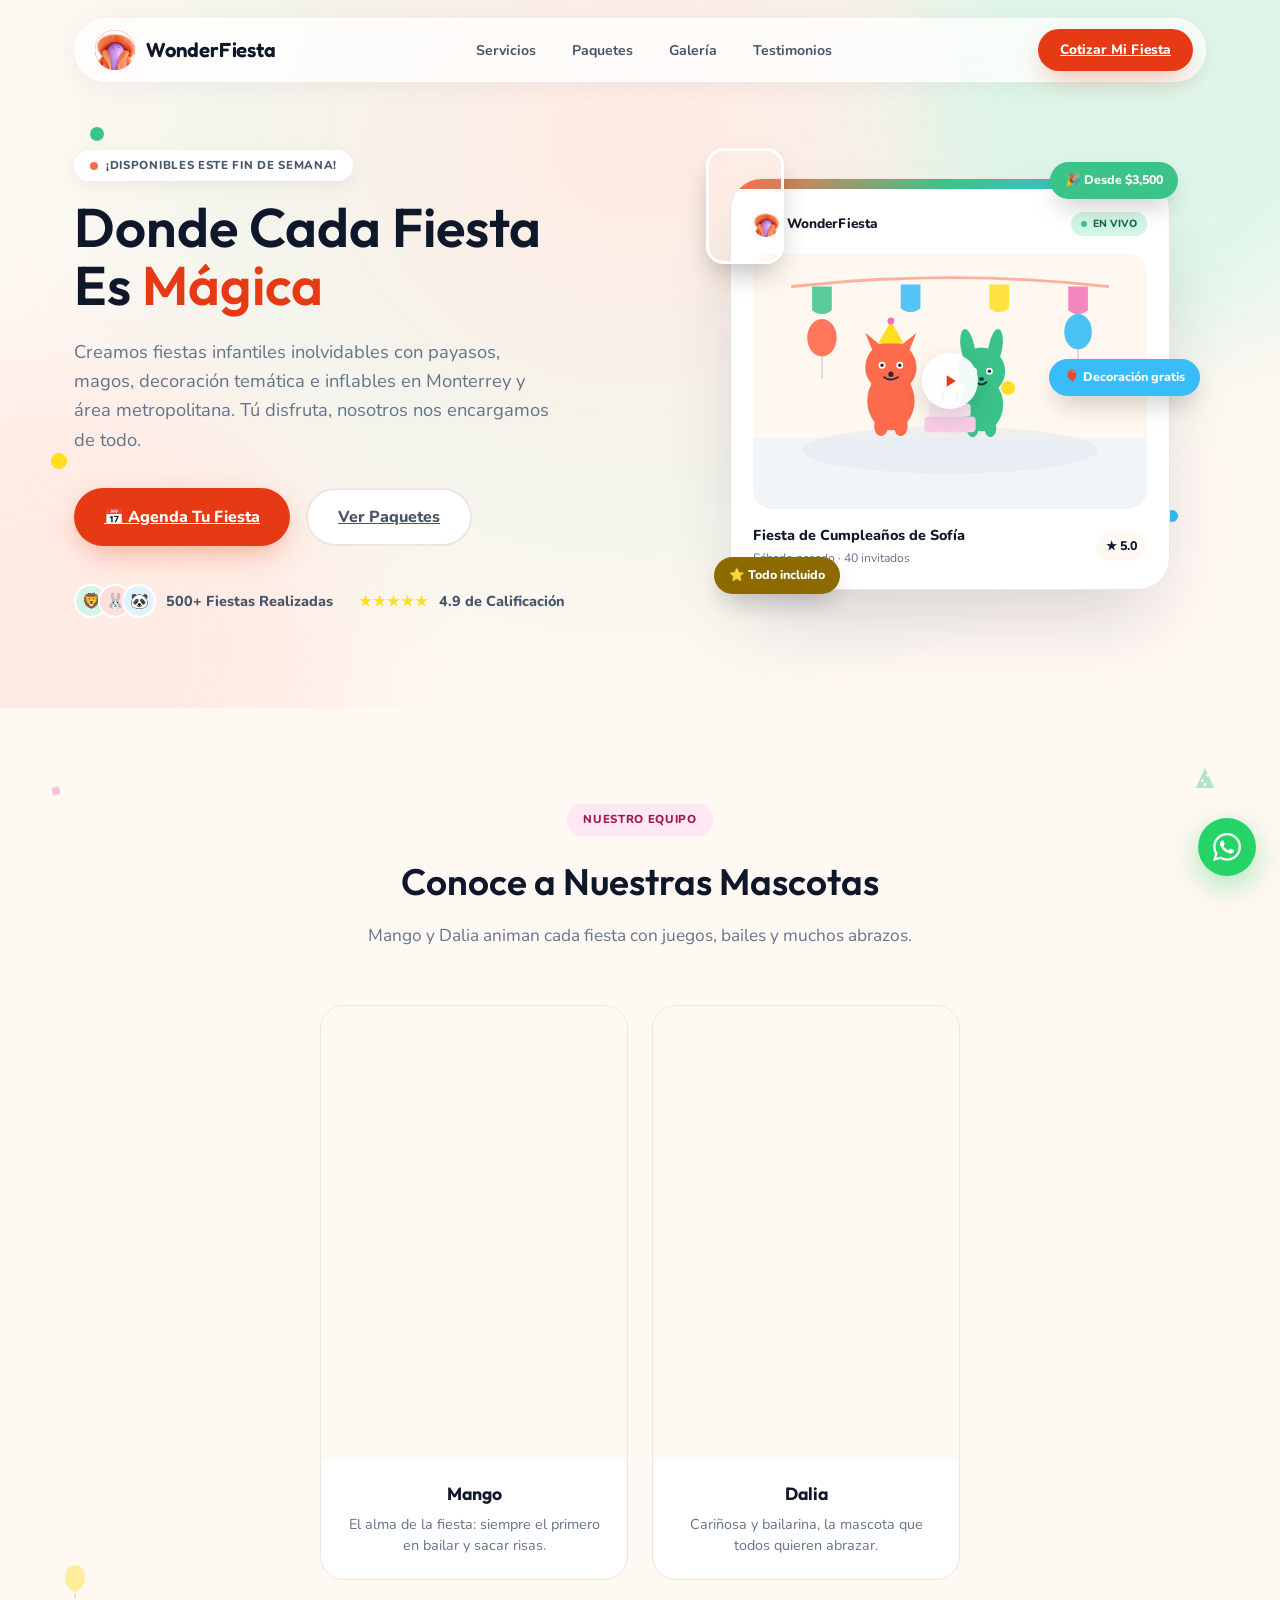
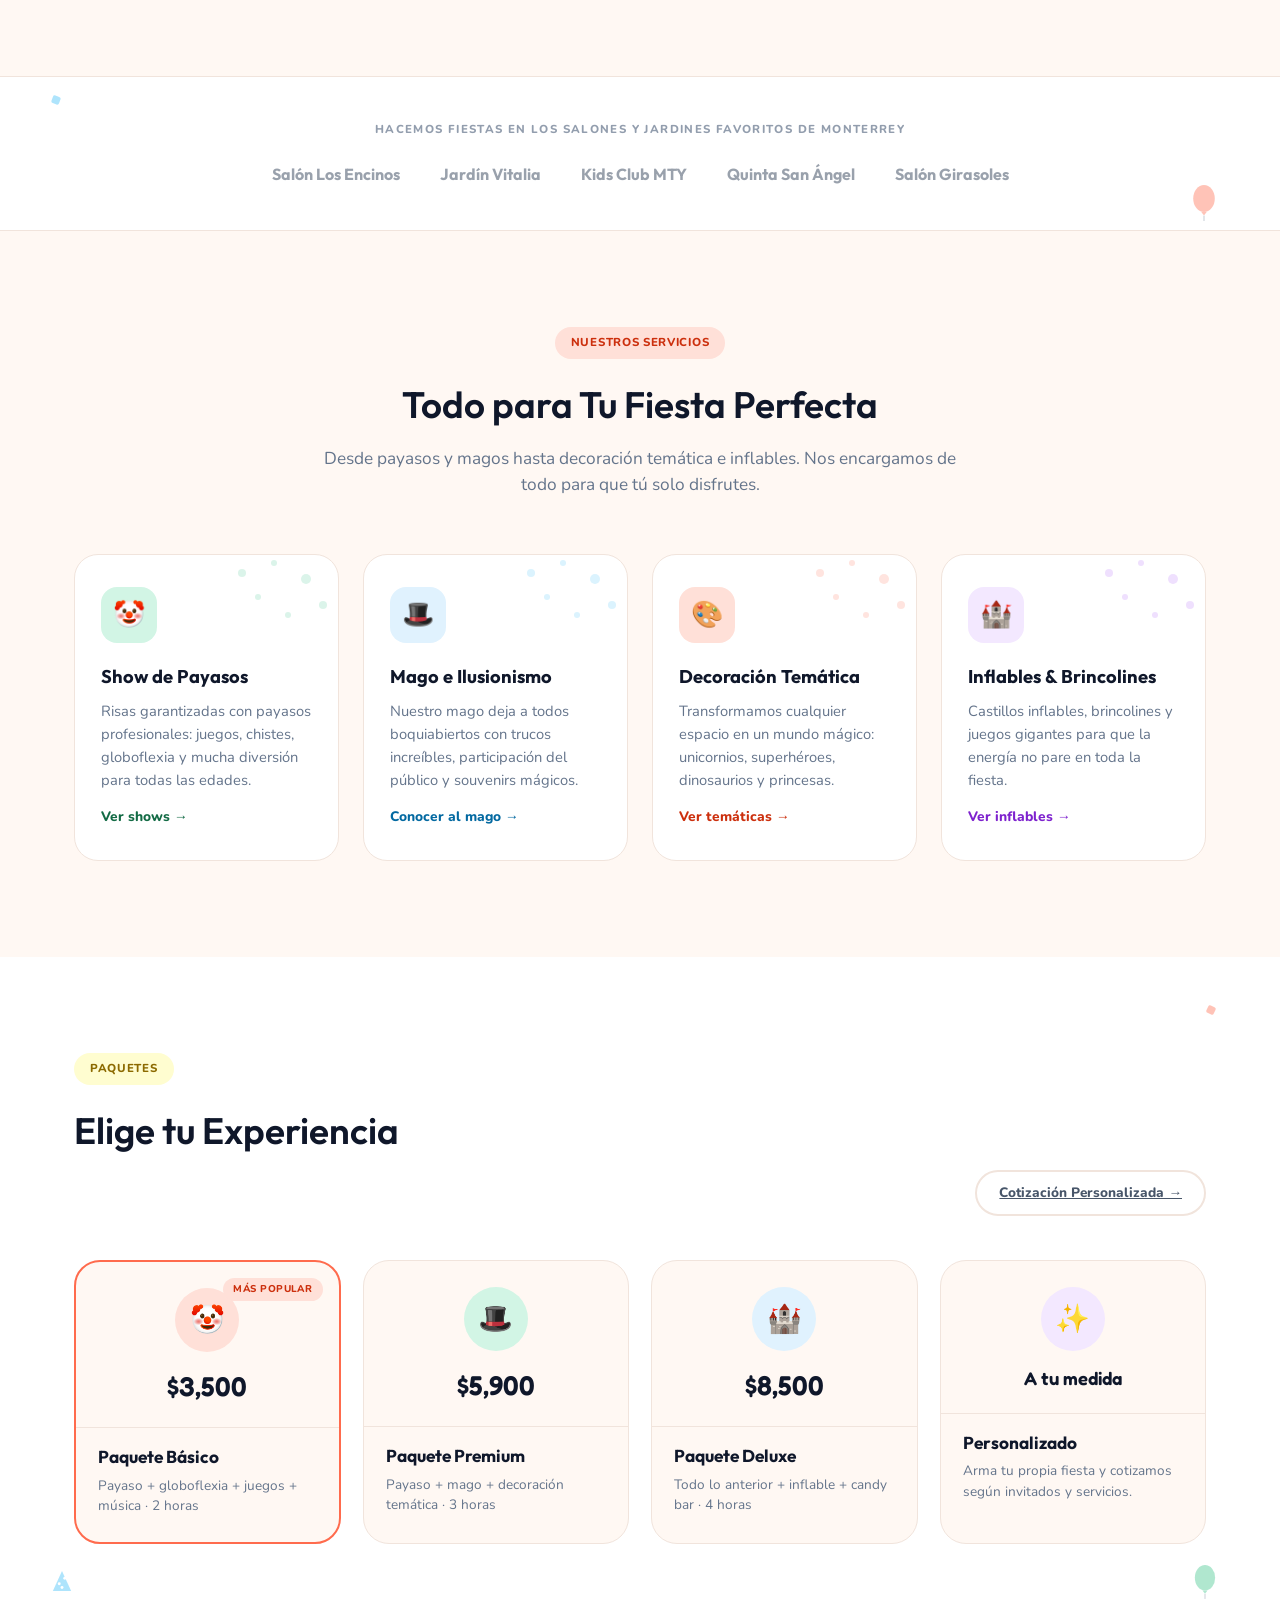
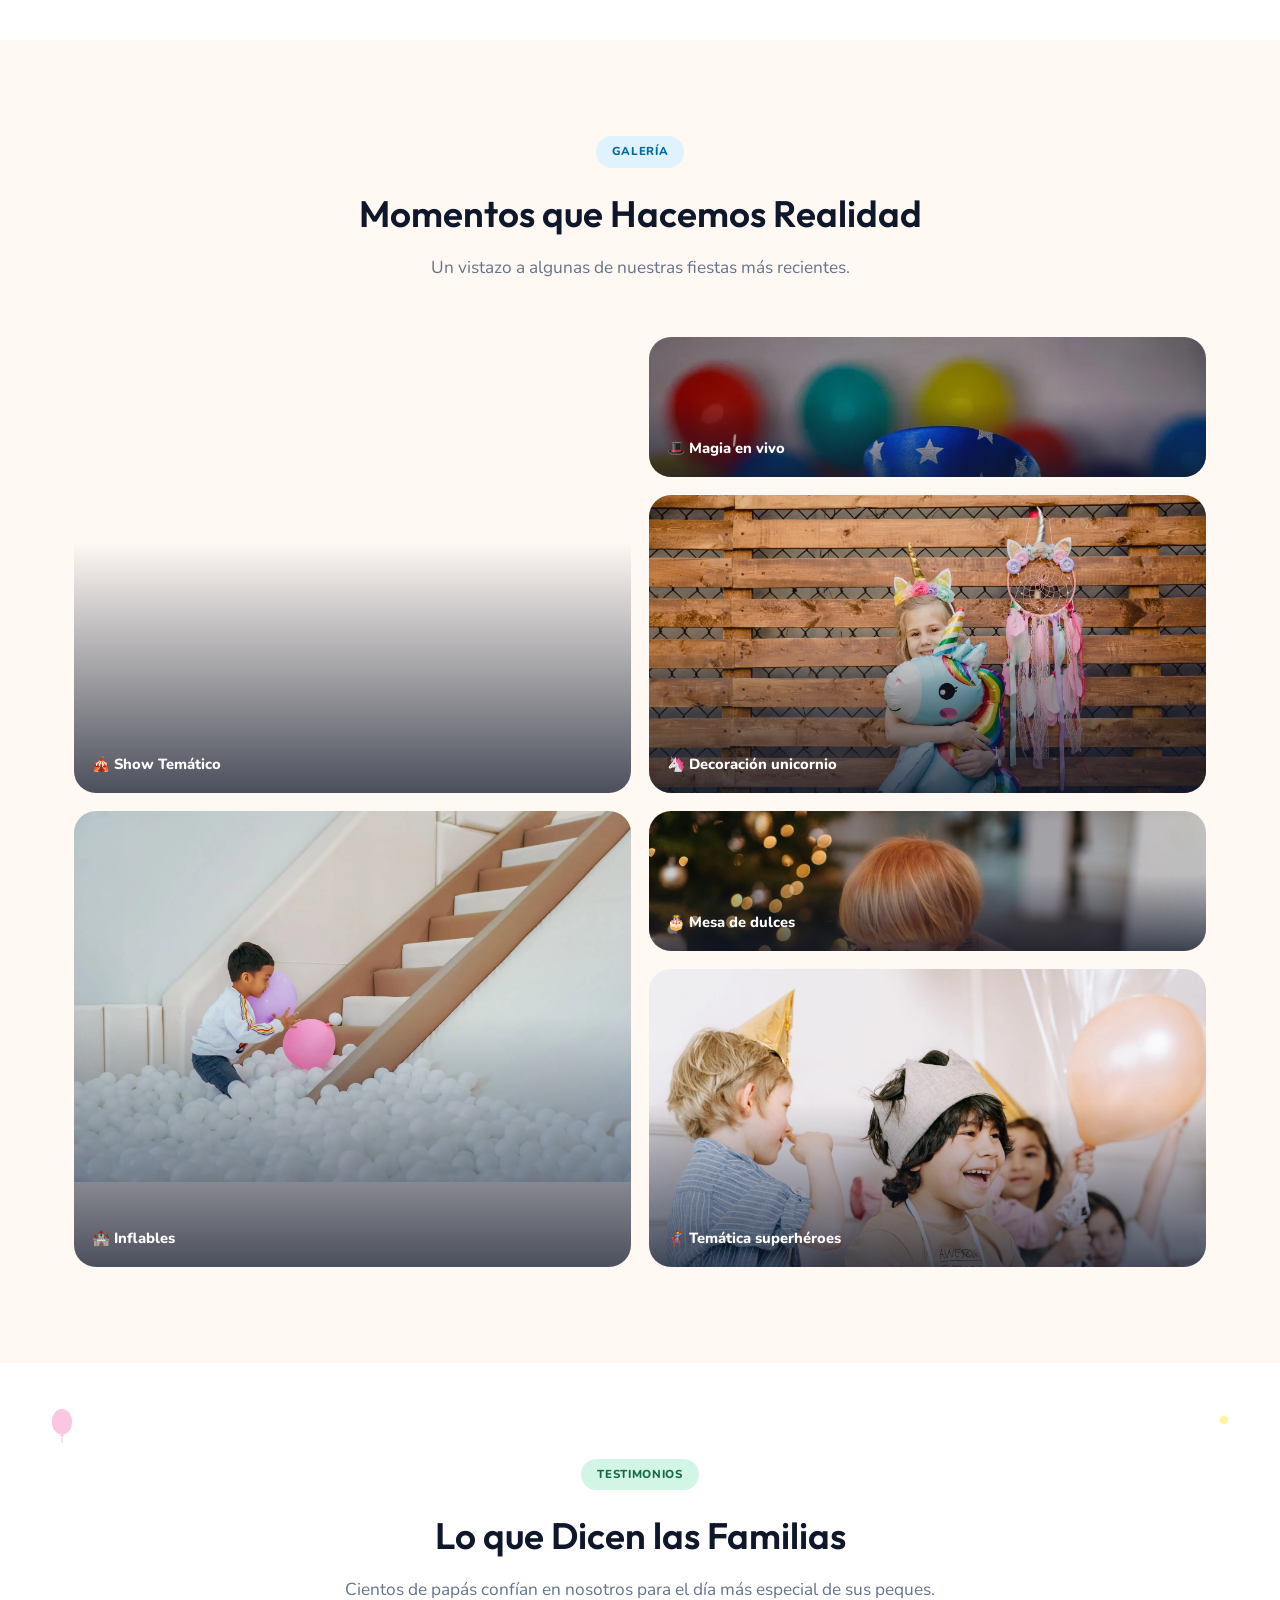
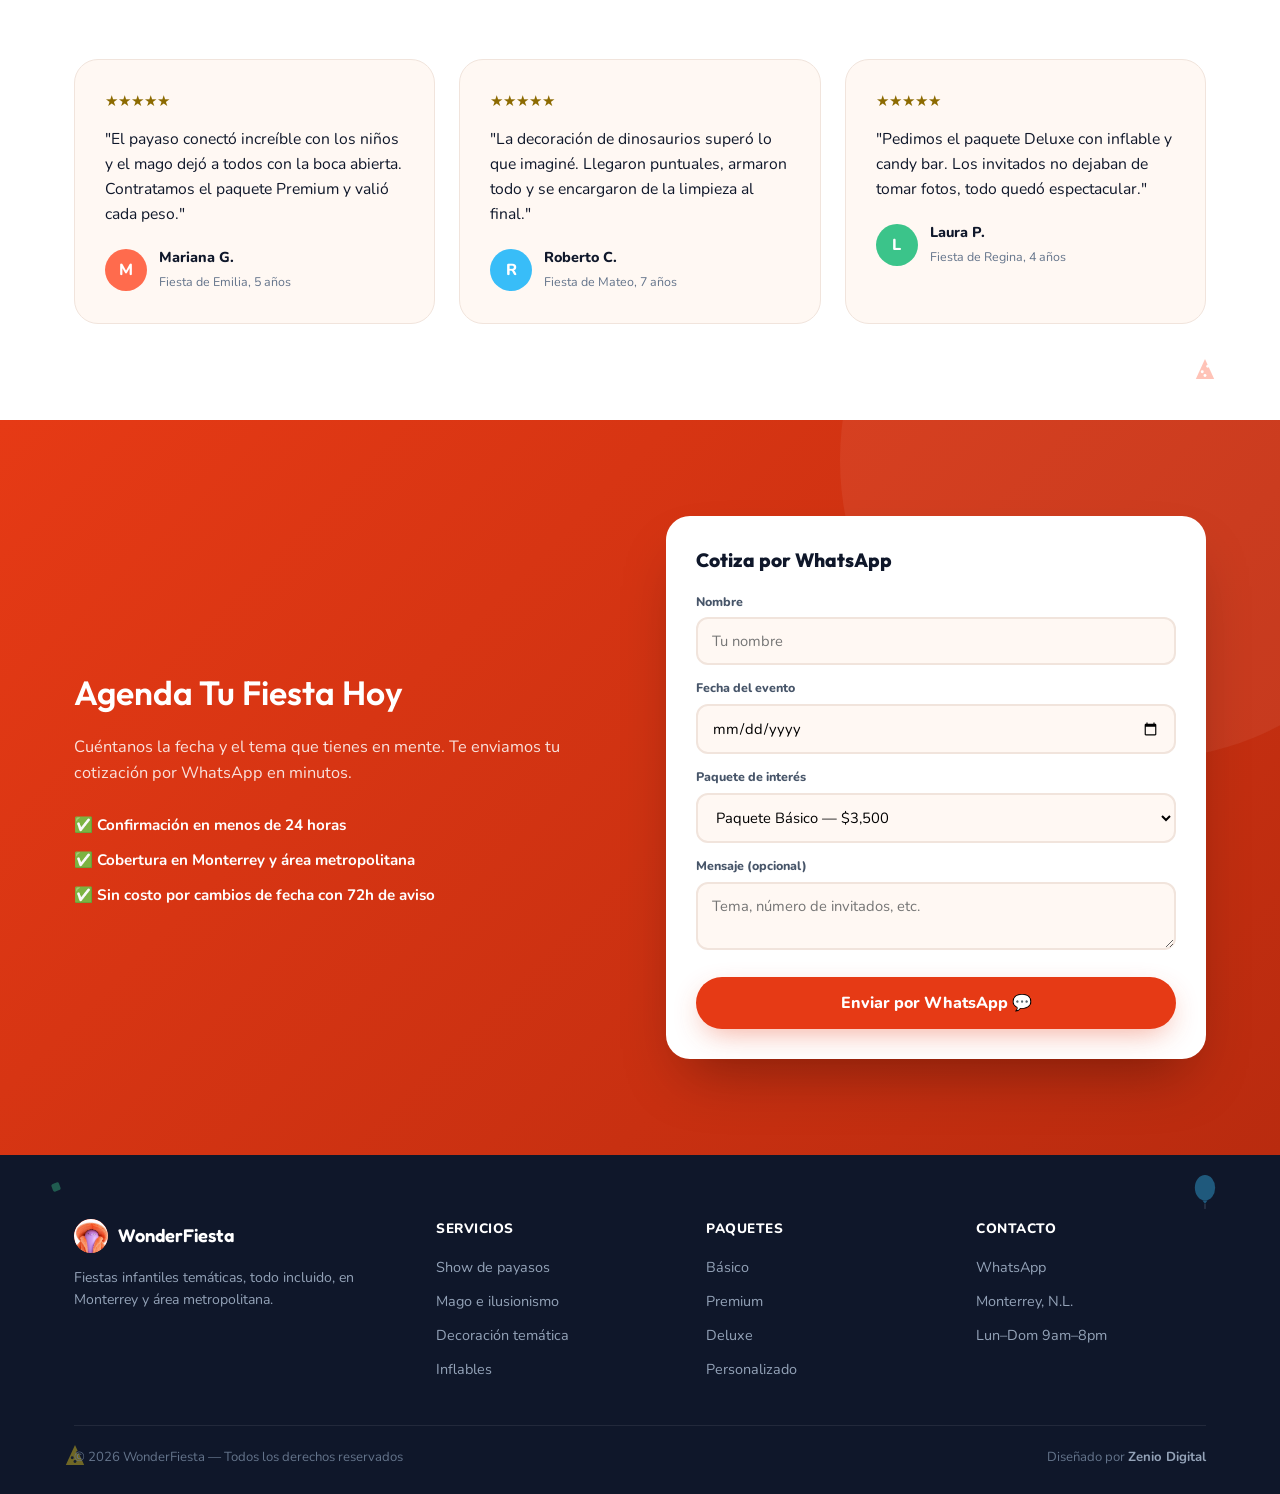
<file: 03_Demos/Fiestas Infantiles/index-viejo-backup.html>
<!DOCTYPE html>
<html lang="es">
<head>
<meta charset="UTF-8">
<meta name="viewport" content="width=device-width, initial-scale=1.0">
<title>WonderFiesta — Fiestas Infantiles Inolvidables en Monterrey</title>
<meta name="description" content="Payasos, magos, decoración temática e inflables para la fiesta infantil perfecta. Todo incluido, en Monterrey y área metropolitana.">
<link rel="preconnect" href="https://fonts.googleapis.com">
<link rel="preconnect" href="https://fonts.gstatic.com" crossorigin>
<link href="https://fonts.googleapis.com/css2?family=Nunito:wght@400;600;700;800;900&family=Outfit:wght@500;600;700;800&family=Fredoka:wght@500;600;700&display=swap" rel="stylesheet">
<style>
:root{
  --coral:#FF6B4D; --coral-dark:#CC2F0D; --coral-light:#FFE0D8; --coral-mid:#E63A15;
  --mint:#3BC48A; --mint-dark:#136B45; --mint-light:#D2F5E5;
  --sky:#38BDF8; --sky-dark:#0369A1; --sky-light:#E0F2FE;
  --lemon:#FFDF20; --lemon-dark:#8C6A00; --lemon-light:#FFFDD0;
  --berry:#F472B6; --berry-dark:#9D174D; --berry-light:#FCE7F3;
  --lilac:#A855F7; --lilac-light:#F3E8FF;
  --ink:#0F172A; --ink-soft:#475569; --ink-mute:#64748B;
  --paper:#FFF8F3; --paper2:#FFFFFF; --line:#F1E4DC;
  --display:'Fredoka',sans-serif; --heading:'Outfit',sans-serif; --body:'Nunito',sans-serif;
}
*,*::before,*::after{margin:0;padding:0;box-sizing:border-box;}
html{scroll-behavior:smooth;}
body{font-family:var(--body);background:var(--paper);color:var(--ink);overflow-x:hidden;line-height:1.5;}
img,svg{display:block;max-width:100%;}
a{color:inherit;}
button{font-family:inherit;cursor:pointer;border:none;background:none;}
.container{max-width:1180px;margin:0 auto;padding:0 24px;}
.eyebrow{display:inline-flex;align-items:center;gap:8px;padding:7px 16px;border-radius:99px;font-size:.72rem;font-weight:800;letter-spacing:.06em;text-transform:uppercase;margin-bottom:18px;}
h1,h2,h3{font-family:var(--heading);color:var(--ink);}
.section-tag{font-family:var(--body);}

/* Buttons */
.btn{display:inline-flex;align-items:center;justify-content:center;gap:10px;padding:15px 30px;border-radius:99px;font-weight:800;font-size:1rem;transition:transform .25s cubic-bezier(.34,1.56,.64,1),box-shadow .25s;white-space:nowrap;}
.btn:hover{transform:translateY(-3px) scale(1.03);}
.btn:active{transform:translateY(0) scale(.98);}
.btn-primary{background:var(--coral-mid);color:#fff;box-shadow:0 10px 30px -8px rgba(230,58,21,.45);}
.btn-primary:hover{background:var(--coral-dark);}
.btn-outline{background:#fff;color:var(--ink-soft);border:2px solid var(--line);}
.btn-outline:hover{border-color:var(--coral);color:var(--coral-mid);}
.btn-sm{padding:11px 22px;font-size:.85rem;}

/* NAV */
header{position:fixed;top:0;left:0;right:0;z-index:1000;padding:18px 0;transition:padding .3s;}
header.scrolled{padding:10px 0;}
.nav-inner{display:flex;align-items:center;justify-content:space-between;background:rgba(255,255,255,.75);backdrop-filter:blur(16px);border:1px solid rgba(255,255,255,.6);border-radius:99px;padding:10px 12px 10px 20px;box-shadow:0 4px 24px rgba(15,23,42,.05);transition:box-shadow .3s;}
header.scrolled .nav-inner{box-shadow:0 8px 32px rgba(15,23,42,.1);}
.logo{display:flex;align-items:center;gap:11px;text-decoration:none;}
.logo-badge{width:40px;height:40px;border-radius:50%;background:var(--coral);display:flex;align-items:center;justify-content:center;font-size:19px;flex-shrink:0;overflow:hidden;}
.logo-badge img,.dot-icon img{width:100%;height:100%;object-fit:cover;border-radius:50%;}
.logo-text{font-family:var(--display);font-size:1.28rem;font-weight:600;color:var(--ink);letter-spacing:-.01em;}
.nav-links{display:flex;align-items:center;gap:4px;list-style:none;}
.nav-links a{padding:9px 16px;border-radius:99px;font-size:.88rem;font-weight:700;color:var(--ink-soft);text-decoration:none;transition:color .2s,background .2s;}
.nav-links a:hover{color:var(--coral-mid);background:var(--coral-light);}
.nav-cta{margin-left:6px;}
.hamburger{display:none;width:42px;height:42px;border-radius:50%;align-items:center;justify-content:center;background:var(--paper);}
.hamburger span{display:block;width:20px;height:2.5px;background:var(--ink);border-radius:2px;position:relative;transition:.3s;}
.hamburger span::before,.hamburger span::after{content:'';position:absolute;width:20px;height:2.5px;background:var(--ink);border-radius:2px;left:0;transition:.3s;}
.hamburger span::before{top:-6px;}
.hamburger span::after{top:6px;}
.hamburger.open span{background:transparent;}
.hamburger.open span::before{transform:rotate(45deg) translate(4px,4px);}
.hamburger.open span::after{transform:rotate(-45deg) translate(4px,-4px);}
.mobile-menu{position:fixed;inset:0;top:0;background:#fff;z-index:999;display:flex;flex-direction:column;align-items:center;justify-content:center;gap:8px;opacity:0;pointer-events:none;transform:translateY(-12px);transition:opacity .3s,transform .3s;}
.mobile-menu.open{opacity:1;pointer-events:auto;transform:translateY(0);}
.mobile-menu a{font-family:var(--heading);font-size:1.5rem;font-weight:700;color:var(--ink);text-decoration:none;padding:14px 0;}
.mobile-menu .btn{margin-top:18px;}

/* HERO */
.hero{position:relative;padding:150px 0 90px;overflow:hidden;background:radial-gradient(ellipse at 50% 20%,rgba(255,107,77,.10),rgba(59,196,138,.06) 45%,transparent 72%);}
.hero-blob{position:absolute;border-radius:50%;filter:blur(60px);pointer-events:none;}
.blob-1{width:480px;height:480px;background:rgba(210,245,229,.7);top:-140px;right:-120px;animation:drift1 14s ease-in-out infinite;will-change:transform;}
.blob-2{width:560px;height:560px;background:rgba(255,224,216,.55);bottom:-220px;left:-220px;animation:drift2 17s ease-in-out infinite;will-change:transform;}
.dot{position:absolute;border-radius:50%;animation:twinkle 2.6s ease-in-out infinite;}
@keyframes twinkle{0%,100%{opacity:.25;transform:scale(.75);}50%{opacity:1;transform:scale(1);}}
.hero-grid{display:grid;grid-template-columns:1.05fr .95fr;gap:56px;align-items:center;position:relative;z-index:2;}
.hero h1{font-size:3.4rem;font-weight:600;line-height:1.06;margin-bottom:22px;}
.hero h1 .accent{color:var(--coral-mid);position:relative;white-space:nowrap;}
.hero p.lead{font-size:1.15rem;color:var(--ink-mute);max-width:480px;margin-bottom:34px;line-height:1.6;}
.hero-ctas{display:flex;gap:16px;flex-wrap:wrap;margin-bottom:38px;}
.social-proof{display:flex;flex-wrap:wrap;align-items:center;gap:26px;}
.proof-item{display:flex;align-items:center;gap:10px;font-weight:800;font-size:.9rem;color:var(--ink-soft);}
.avatars{display:flex;}
.avatars span{width:34px;height:34px;border-radius:50%;border:2.5px solid #fff;display:flex;align-items:center;justify-content:center;font-size:15px;margin-left:-10px;}
.avatars span:first-child{margin-left:0;}
.stars{color:var(--lemon);letter-spacing:1px;}

/* Hero card */
.hero-visual{position:relative;}
.hero-card-wrap{position:relative;max-width:440px;margin:0 auto;}
.hero-card{background:#fff;border-radius:32px;box-shadow:0 40px 80px -20px rgba(15,23,42,.18);overflow:hidden;border:1px solid var(--line);}
.hero-card-bar{height:10px;background:linear-gradient(90deg,var(--coral),var(--mint),var(--sky));}
.hero-card-body{padding:22px;}
.hero-card-top{display:flex;align-items:center;justify-content:space-between;margin-bottom:16px;}
.hero-card-brand{display:flex;align-items:center;gap:8px;font-weight:800;font-size:.85rem;}
.hero-card-brand .dot-icon{width:26px;height:26px;border-radius:50%;background:var(--coral-light);display:flex;align-items:center;justify-content:center;font-size:13px;overflow:hidden;}
.live-pill{display:flex;align-items:center;gap:6px;background:var(--mint-light);color:var(--mint-dark);font-size:.65rem;font-weight:800;text-transform:uppercase;padding:4px 10px;border-radius:99px;}
.live-dot{width:6px;height:6px;border-radius:50%;background:var(--mint);animation:pulse 1.6s infinite;}
@keyframes pulse{0%,100%{opacity:1;}50%{opacity:.35;}}
.hero-scene{position:relative;border-radius:20px;overflow:hidden;background:linear-gradient(160deg,#FFF8F0,#FCEEE3);min-height:220px;margin-bottom:16px;}
.play-btn{position:absolute;top:50%;left:50%;transform:translate(-50%,-50%);width:56px;height:56px;border-radius:50%;background:rgba(255,255,255,.92);display:flex;align-items:center;justify-content:center;box-shadow:0 10px 30px rgba(0,0,0,.15);animation:playPulse 2.2s ease-in-out infinite;}
@keyframes playPulse{0%,100%{box-shadow:0 0 0 0 rgba(255,107,77,.35),0 10px 30px rgba(0,0,0,.15);}50%{box-shadow:0 0 0 16px rgba(255,107,77,0),0 10px 30px rgba(0,0,0,.15);}}
.hero-card-info{display:flex;align-items:center;justify-content:space-between;}
.hero-card-info h4{font-size:.9rem;font-weight:800;}
.hero-card-info p{font-size:.76rem;color:var(--ink-mute);margin-top:2px;}
.rating-chip{display:flex;align-items:center;gap:5px;background:var(--paper);padding:5px 10px;border-radius:99px;font-size:.78rem;font-weight:800;}
.float-badge{position:absolute;padding:9px 15px;border-radius:99px;font-size:.78rem;font-weight:800;color:#fff;box-shadow:0 12px 26px -6px rgba(0,0,0,.22);animation:bob 3s ease-in-out infinite;}
.float-1{top:-16px;right:-8px;background:var(--mint);}
.float-2{bottom:-4px;left:-16px;background:var(--lemon-dark);color:#fff;animation-delay:.4s;}
.float-3{top:44%;right:-30px;background:var(--sky);animation-delay:.8s;}
@keyframes bob{0%,100%{transform:translateY(0);}50%{transform:translateY(-9px);}}
.float-video{position:absolute;top:-30px;left:-24px;width:78px;height:116px;border-radius:18px;overflow:hidden;border:3px solid #fff;box-shadow:0 14px 30px -8px rgba(0,0,0,.3);animation:bob 3s ease-in-out infinite;animation-delay:1.2s;z-index:3;}
.float-video video{width:100%;height:100%;object-fit:cover;display:block;}

/* Mascotas */
.mascotas{background:var(--paper);}
.mascota-grid{display:grid;grid-template-columns:repeat(2,1fr);gap:24px;max-width:640px;margin:0 auto;}
.mascota-card{background:#fff;border-radius:24px;border:1px solid var(--line);overflow:hidden;text-align:center;transition:transform .3s,box-shadow .3s;}
.mascota-card:hover{box-shadow:0 22px 44px -16px rgba(15,23,42,.16);}
.mascota-video{aspect-ratio:464/688;background:var(--paper);}
.mascota-video video{width:100%;height:100%;object-fit:cover;display:block;}
.mascota-card .mascota-body{padding:22px;}
.mascota-card h3{font-size:1.1rem;font-weight:700;margin-bottom:6px;}
.mascota-card p{font-size:.9rem;color:var(--ink-mute);}

/* Trusted-by */
.trust{padding:44px 0;background:#fff;border-top:1px solid var(--line);border-bottom:1px solid var(--line);}
.trust p{text-align:center;font-size:.72rem;font-weight:800;letter-spacing:.12em;text-transform:uppercase;color:var(--ink-mute);opacity:.7;margin-bottom:24px;}
.trust-row{display:flex;flex-wrap:wrap;justify-content:center;gap:40px;opacity:.55;}
.trust-row span{font-family:var(--heading);font-weight:700;color:var(--ink-soft);font-size:1rem;}

/* Sections generic */
section{padding:96px 0;}
.sec-head{text-align:center;max-width:640px;margin:0 auto 56px;}
.sec-head.left{text-align:left;margin:0 0 44px;max-width:none;}
.sec-head h2{font-size:2.3rem;font-weight:600;margin-bottom:14px;}
.sec-head p{color:var(--ink-mute);font-size:1.08rem;}

/* Servicios */
.servicios{background:var(--paper);position:relative;}
.serv-grid{display:grid;grid-template-columns:repeat(4,1fr);gap:24px;}
.serv-card{background:#fff;border:1px solid var(--line);border-radius:24px;padding:32px 26px;position:relative;overflow:hidden;transition:transform .4s cubic-bezier(.34,1.56,.64,1),box-shadow .4s;}
.serv-card:hover{box-shadow:0 24px 50px -16px rgba(15,23,42,.14);}
.serv-icon{width:56px;height:56px;border-radius:16px;display:flex;align-items:center;justify-content:center;font-size:26px;margin-bottom:20px;position:relative;z-index:1;animation:breathe 3s ease-in-out infinite;}
@keyframes breathe{0%,100%{transform:scale(1);}50%{transform:scale(1.05);}}
.serv-pattern{position:absolute;top:0;right:0;width:110px;height:90px;opacity:.18;pointer-events:none;z-index:0;}
.serv-card h3{font-size:1.15rem;font-weight:700;margin-bottom:10px;}
.serv-card p{color:var(--ink-mute);font-size:.92rem;line-height:1.55;}
.serv-link{display:inline-flex;align-items:center;gap:6px;margin-top:16px;font-weight:800;font-size:.86rem;}

/* Paquetes */
.paquetes{background:#fff;}
.paq-head-row{display:flex;justify-content:space-between;align-items:flex-end;flex-wrap:wrap;gap:20px;margin-bottom:44px;}
.paq-grid{display:grid;grid-template-columns:repeat(4,1fr);gap:22px;}
.paq-card{border-radius:26px;border:1px solid var(--line);overflow:hidden;background:var(--paper);transition:transform .3s,box-shadow .3s;position:relative;}
.paq-card:hover{transform:translateY(-6px);box-shadow:0 22px 44px -16px rgba(15,23,42,.16);}
.paq-card.feat{border:2px solid var(--coral);}
.paq-top{padding:26px 22px 20px;text-align:center;}
.paq-icon{width:64px;height:64px;border-radius:50%;display:flex;align-items:center;justify-content:center;font-size:28px;margin:0 auto 14px;}
.paq-price{font-family:var(--display);font-size:1.7rem;font-weight:600;}
.paq-badge{position:absolute;top:16px;right:16px;font-size:.62rem;font-weight:800;text-transform:uppercase;padding:4px 10px;border-radius:99px;letter-spacing:.05em;}
.paq-body{padding:0 22px 26px;border-top:1px solid var(--line);}
.paq-body h3{font-size:1.08rem;font-weight:700;margin:16px 0 6px;}
.paq-body p{font-size:.85rem;color:var(--ink-mute);}
.paq-dur{position:absolute;bottom:14px;left:14px;background:rgba(15,23,42,.72);color:#fff;font-size:.68rem;font-weight:800;padding:4px 10px;border-radius:8px;}

/* Galeria */
.galeria{background:var(--paper);}
.gal-grid{display:grid;grid-template-columns:repeat(4,1fr);grid-auto-rows:140px;gap:18px;grid-auto-flow:dense;}
.gal-item{position:relative;border-radius:22px;overflow:hidden;cursor:pointer;grid-column:span 2;grid-row:span 2;}
.gal-item.gal-tall{grid-row:span 3;}
.gal-item.gal-wide{grid-row:span 1;}
.gal-item .scene{position:absolute;inset:0;object-fit:cover;}
.gal-item .overlay{position:absolute;inset:0;background:linear-gradient(0deg,rgba(15,23,42,.75),transparent 55%);display:flex;align-items:flex-end;padding:18px;}
.gal-item:hover .scene{transform:scale(1.1);}
.gal-item .scene{transition:transform .5s ease;}
.overlay span{color:#fff;font-weight:800;font-size:.92rem;}

/* Testimonios */
.testimonios{background:#fff;}
.test-grid{display:grid;grid-template-columns:repeat(3,1fr);gap:24px;}
.test-card{background:var(--paper);border-radius:24px;padding:30px;border:1px solid var(--line);}
.test-stars{color:var(--lemon-dark);margin-bottom:14px;font-size:.95rem;}
.test-quote{font-size:.98rem;line-height:1.6;color:var(--ink);margin-bottom:20px;}
.test-who{display:flex;align-items:center;gap:12px;}
.test-avatar{width:42px;height:42px;border-radius:50%;display:flex;align-items:center;justify-content:center;font-weight:800;color:#fff;font-size:1rem;}
.test-who h5{font-size:.9rem;font-weight:800;}
.test-who span{font-size:.78rem;color:var(--ink-mute);}

/* CTA / contacto */
.cta-section{background:linear-gradient(135deg,var(--coral-mid),#B92B0F);color:#fff;position:relative;overflow:hidden;}
.cta-section::before{content:'';position:absolute;width:600px;height:600px;border-radius:50%;background:rgba(255,255,255,.06);top:-260px;right:-160px;}
.cta-grid{display:grid;grid-template-columns:1fr 1fr;gap:52px;align-items:center;position:relative;z-index:2;}
.cta-grid h2{color:#fff;font-size:2.1rem;font-weight:600;margin-bottom:16px;}
.cta-grid p{color:rgba(255,255,255,.85);font-size:1.02rem;margin-bottom:28px;line-height:1.6;}
.cta-list{list-style:none;display:flex;flex-direction:column;gap:12px;}
.cta-list li{display:flex;align-items:center;gap:10px;font-weight:700;font-size:.95rem;}
.form-card{background:#fff;border-radius:24px;padding:30px;color:var(--ink);box-shadow:0 30px 60px -20px rgba(0,0,0,.35);}
.form-card h3{font-size:1.2rem;font-weight:800;margin-bottom:18px;}
.field{margin-bottom:14px;}
.field label{display:block;font-size:.78rem;font-weight:800;color:var(--ink-soft);margin-bottom:6px;}
.field input,.field select,.field textarea{width:100%;padding:12px 14px;border-radius:12px;border:2px solid var(--line);font-family:inherit;font-size:.92rem;background:var(--paper);transition:border-color .2s;}
.field input:focus,.field select:focus,.field textarea:focus{outline:none;border-color:var(--coral);}
.form-card .btn{width:100%;margin-top:6px;}

/* Footer */
footer{background:var(--ink);color:#CBD5E1;padding:64px 0 26px;}
.footer-grid{display:grid;grid-template-columns:1.4fr 1fr 1fr 1fr;gap:40px;margin-bottom:44px;}
.footer-logo{display:flex;align-items:center;gap:10px;margin-bottom:14px;}
.footer-logo .logo-badge{width:34px;height:34px;font-size:16px;}
.footer-logo span{font-family:var(--display);font-weight:600;font-size:1.15rem;color:#fff;}
.footer-grid p.desc{font-size:.88rem;color:#94A3B8;max-width:280px;line-height:1.6;}
footer h4{color:#fff;font-size:.85rem;font-weight:800;margin-bottom:16px;text-transform:uppercase;letter-spacing:.04em;}
footer ul{list-style:none;display:flex;flex-direction:column;gap:10px;}
footer ul a{color:#94A3B8;text-decoration:none;font-size:.9rem;transition:color .2s;}
footer ul a:hover{color:var(--coral);}
.footer-bottom{border-top:1px solid rgba(255,255,255,.08);padding-top:22px;display:flex;justify-content:space-between;flex-wrap:wrap;gap:10px;font-size:.82rem;color:#64748B;}
.footer-bottom a{color:#94A3B8;font-weight:700;text-decoration:none;}
.footer-bottom a:hover{color:var(--coral);}

/* WhatsApp floating */
.wa-float{position:fixed;bottom:24px;right:24px;width:58px;height:58px;border-radius:50%;background:#25D366;display:flex;align-items:center;justify-content:center;box-shadow:0 10px 30px rgba(37,211,102,.4);z-index:900;transition:transform .25s;}
.wa-float:hover{transform:scale(1.08);}
.wa-float svg{width:28px;height:28px;fill:#fff;}

/* Motion & micro-interacciones */
@media (prefers-reduced-motion: reduce){
  *,*::before,*::after{animation-duration:.01ms!important;animation-iteration-count:1!important;transition-duration:.01ms!important;scroll-behavior:auto!important;}
}
@keyframes heroIn{from{opacity:0;transform:translateY(24px);}to{opacity:1;transform:translateY(0);}}
.hero-anim{opacity:0;animation:heroIn .7s cubic-bezier(.34,1.02,.64,1) forwards;}
@keyframes drift1{50%{transform:translate(-24px,18px);}}
@keyframes drift2{50%{transform:translate(20px,-16px);}}
.confetti-piece{position:fixed;top:0;left:0;width:8px;height:8px;border-radius:2px;pointer-events:none;z-index:2000;}
@keyframes confettiPop{to{transform:translate(var(--tx),var(--ty)) rotate(var(--rot));opacity:0;}}
@keyframes driftA{50%{transform:translate(-10px,8px);}}
@keyframes driftB{50%{transform:translate(9px,-8px);}}

/* Capa decorativa ambiental */
.trust,.mascotas,.paquetes,.testimonios,footer{position:relative;overflow:hidden;}
.trust .container,.mascotas .container,.paquetes .container,.testimonios .container,footer .container{position:relative;z-index:1;}
.deco-layer{position:absolute;inset:0;overflow:hidden;pointer-events:none;z-index:0;}
.deco{position:absolute;pointer-events:none;opacity:.4;}

/* Scroll reveal */
.reveal{opacity:0;transform:translateY(28px);transition:opacity .7s cubic-bezier(.34,1.2,.64,1),transform .7s cubic-bezier(.34,1.2,.64,1);}
.reveal.visible{opacity:1;transform:translateY(0);}

/* Responsive */
@media (max-width:980px){
  .nav-links,.nav-cta{display:none;}
  .hamburger{display:flex;}
  .hero-grid{grid-template-columns:1fr;}
  .hero h1{font-size:2.6rem;}
  .hero-visual{order:-1;max-width:380px;margin:0 auto;}
  .serv-grid{grid-template-columns:repeat(2,1fr);}
  .paq-grid{grid-template-columns:repeat(2,1fr);}
  .test-grid{grid-template-columns:repeat(2,1fr);}
  .gal-grid{grid-template-columns:repeat(2,1fr);}
  .gal-item,.gal-item.gal-tall,.gal-item.gal-wide{grid-column:span 1;}
  .cta-grid{grid-template-columns:1fr;}
  .footer-grid{grid-template-columns:1fr 1fr;}
}
@media (max-width:600px){
  .hero{padding-top:130px;}
  .hero h1{font-size:2.1rem;}
  .serv-grid,.paq-grid,.test-grid{grid-template-columns:1fr;}
  .gal-grid{grid-template-columns:1fr;}
  .gal-item,.gal-item.gal-tall,.gal-item.gal-wide{grid-row:span 1;}
  .mascota-grid{grid-template-columns:1fr;max-width:320px;}
  .float-video{display:none;}
  .deco-layer{display:none;}
  .footer-grid{grid-template-columns:1fr;}
  .footer-bottom{flex-direction:column;text-align:center;}
  .trust-row{gap:22px;}
}
</style>
</head>
<body>

<header id="header">
  <div class="container">
    <div class="nav-inner">
      <a href="#" class="logo">
        <span class="logo-badge"><img src="logo-dalia.jpg" alt=""></span>
        <span class="logo-text">WonderFiesta</span>
      </a>
      <ul class="nav-links">
        <li><a href="#servicios">Servicios</a></li>
        <li><a href="#paquetes">Paquetes</a></li>
        <li><a href="#galeria">Galería</a></li>
        <li><a href="#testimonios">Testimonios</a></li>
      </ul>
      <a href="#contacto" class="btn btn-primary btn-sm nav-cta">Cotizar Mi Fiesta</a>
      <button class="hamburger" id="hamburger" aria-label="Abrir menú" aria-expanded="false"><span></span></button>
    </div>
  </div>
  <nav class="mobile-menu" id="mobileMenu">
    <a href="#servicios">Servicios</a>
    <a href="#paquetes">Paquetes</a>
    <a href="#galeria">Galería</a>
    <a href="#testimonios">Testimonios</a>
    <a href="#contacto" class="btn btn-primary">Cotizar Mi Fiesta</a>
  </nav>
</header>

<section class="hero">
  <div class="hero-blob blob-1"></div>
  <div class="hero-blob blob-2"></div>
  <div class="dot" style="width:14px;height:14px;background:var(--mint);top:18%;left:7%;"></div>
  <div class="dot" style="width:10px;height:10px;background:var(--coral);top:28%;right:12%;animation-delay:.5s;"></div>
  <div class="dot" style="width:16px;height:16px;background:var(--lemon);top:64%;left:4%;animation-delay:1s;"></div>
  <div class="dot" style="width:12px;height:12px;background:var(--sky);top:72%;right:8%;animation-delay:1.5s;"></div>
  <div class="container">
    <div class="hero-grid">
      <div>
        <span class="eyebrow hero-anim" style="background:#fff;color:var(--ink-soft);box-shadow:0 4px 16px rgba(15,23,42,.06);animation-delay:0s;">
          <span style="width:8px;height:8px;border-radius:50%;background:var(--coral);display:inline-block;"></span>
          ¡Disponibles este fin de semana!
        </span>
        <h1 class="hero-anim" style="animation-delay:.08s;">Donde Cada Fiesta<br>Es <span class="accent">Mágica</span></h1>
        <p class="lead hero-anim" style="animation-delay:.16s;">Creamos fiestas infantiles inolvidables con payasos, magos, decoración temática e inflables en Monterrey y área metropolitana. Tú disfruta, nosotros nos encargamos de todo.</p>
        <div class="hero-ctas hero-anim" style="animation-delay:.24s;">
          <a href="#contacto" class="btn btn-primary" id="heroCta">📅 Agenda Tu Fiesta</a>
          <a href="#paquetes" class="btn btn-outline">Ver Paquetes</a>
        </div>
        <div class="social-proof hero-anim" style="animation-delay:.32s;">
          <div class="proof-item">
            <span class="avatars">
              <span style="background:var(--mint-light);">🦁</span>
              <span style="background:var(--coral-light);">🐰</span>
              <span style="background:var(--sky-light);">🐼</span>
            </span>
            <span><span class="counter" data-target="500">0</span>+ Fiestas Realizadas</span>
          </div>
          <div class="proof-item"><span class="stars">★★★★★</span> 4.9 de Calificación</div>
        </div>
      </div>

      <div class="hero-visual hero-anim" style="animation-delay:.18s;">
        <div class="hero-card-wrap">
          <div class="hero-card">
            <div class="hero-card-bar"></div>
            <div class="hero-card-body">
              <div class="hero-card-top">
                <div class="hero-card-brand"><span class="dot-icon"><img src="logo-dalia.jpg" alt=""></span> WonderFiesta</div>
                <div class="live-pill"><span class="live-dot"></span> En vivo</div>
              </div>
              <div class="hero-scene">
                <svg viewBox="0 0 400 260" xmlns="http://www.w3.org/2000/svg">
                  <rect width="400" height="260" fill="#FFF8F0"/>
                  <path d="M40 34 Q200 16 360 34" stroke="#FF6B4D" stroke-width="3" fill="none" stroke-linecap="round" opacity=".5"/>
                  <path d="M60 34 L60 58 Q70 66 80 58 L80 34" fill="#3BC48A" opacity=".85"/>
                  <path d="M150 32 L150 56 Q160 64 170 56 L170 32" fill="#38BDF8" opacity=".85"/>
                  <path d="M240 32 L240 56 Q250 64 260 56 L260 32" fill="#FFDF20" opacity=".85"/>
                  <path d="M320 34 L320 58 Q330 66 340 58 L340 34" fill="#F472B6" opacity=".85"/>
                  <ellipse cx="70" cy="86" rx="15" ry="19" fill="#FF6B4D" opacity=".9"/>
                  <path d="M70 105 L70 128" stroke="#CBD5E1" stroke-width="1.5"/>
                  <ellipse cx="330" cy="80" rx="14" ry="18" fill="#38BDF8" opacity=".9"/>
                  <path d="M330 98 L330 122" stroke="#CBD5E1" stroke-width="1.5"/>
                  <rect x="0" y="188" width="400" height="72" fill="#F1F5F9"/>
                  <ellipse cx="200" cy="200" rx="150" ry="24" fill="#E2E8F0" opacity=".5"/>
                  <g transform="translate(140,116)">
                    <ellipse cx="0" cy="34" rx="24" ry="30" fill="#FF6B4D"/>
                    <circle cx="0" cy="0" r="26" fill="#FF6B4D"/>
                    <path d="M-13 -24 L0 -47 L13 -24 Z" fill="#FFDF20"/>
                    <circle cx="0" cy="-47" r="3.5" fill="#F472B6"/>
                    <path d="M-17 -13 L-26 -35 L-4 -17 Z" fill="#FF6B4D"/>
                    <path d="M17 -13 L26 -35 L4 -17 Z" fill="#FF6B4D"/>
                    <circle cx="-9" cy="-2" r="3.5" fill="#fff"/><circle cx="-9" cy="-2" r="1.7" fill="#1E293B"/>
                    <circle cx="9" cy="-2" r="3.5" fill="#fff"/><circle cx="9" cy="-2" r="1.7" fill="#1E293B"/>
                    <circle cx="0" cy="7" r="2.6" fill="#1E293B"/>
                    <path d="M-7 10 Q0 15 7 10" stroke="#1E293B" stroke-width="1.8" fill="none" stroke-linecap="round"/>
                    <ellipse cx="-24" cy="26" rx="7" ry="13" fill="#FF6B4D" transform="rotate(-30)"/>
                    <ellipse cx="24" cy="22" rx="7" ry="13" fill="#FF6B4D" transform="rotate(30)"/>
                    <ellipse cx="-10" cy="60" rx="7" ry="10" fill="#FF6B4D"/>
                    <ellipse cx="10" cy="60" rx="7" ry="10" fill="#FF6B4D"/>
                  </g>
                  <g transform="translate(232,124)">
                    <ellipse cx="0" cy="30" rx="22" ry="27" fill="#3BC48A"/>
                    <circle cx="0" cy="-4" r="24" fill="#3BC48A"/>
                    <ellipse cx="-9" cy="-30" rx="7" ry="19" fill="#3BC48A" transform="rotate(-10)"/>
                    <ellipse cx="9" cy="-30" rx="7" ry="19" fill="#3BC48A" transform="rotate(10)"/>
                    <circle cx="-8" cy="-4" r="3.5" fill="#fff"/><circle cx="-8" cy="-4" r="1.7" fill="#1E293B"/>
                    <circle cx="8" cy="-4" r="3.5" fill="#fff"/><circle cx="8" cy="-4" r="1.7" fill="#1E293B"/>
                    <ellipse cx="0" cy="4" rx="2.6" ry="1.8" fill="#1E293B"/>
                    <path d="M-5 7 Q0 12 5 7" stroke="#1E293B" stroke-width="1.8" fill="none" stroke-linecap="round"/>
                    <ellipse cx="-20" cy="26" rx="6" ry="11" fill="#3BC48A" transform="rotate(-25)"/>
                    <ellipse cx="20" cy="26" rx="6" ry="11" fill="#3BC48A" transform="rotate(25)"/>
                    <circle cx="27" cy="13" r="7" fill="#FFDF20"/>
                    <ellipse cx="-9" cy="54" rx="6" ry="9" fill="#3BC48A"/>
                    <ellipse cx="9" cy="54" rx="6" ry="9" fill="#3BC48A"/>
                  </g>
                  <g transform="translate(200,182)">
                    <rect x="-26" y="-16" width="52" height="16" fill="#FBCFE8" rx="4"/>
                    <rect x="-21" y="-29" width="42" height="13" fill="#FCE7F3" rx="3"/>
                    <rect x="-9" y="-40" width="3" height="9" fill="#FF6B4D"/>
                    <rect x="6" y="-40" width="3" height="9" fill="#38BDF8"/>
                    <circle cx="-7.5" cy="-43" r="2.6" fill="#FFDF20"/>
                    <circle cx="7.5" cy="-43" r="2.6" fill="#FFDF20"/>
                  </g>
                </svg>
                <div class="play-btn">
                  <svg width="20" height="20" viewBox="0 0 24 24" fill="#E63A15"><path d="M8 5v14l11-7z"/></svg>
                </div>
              </div>
              <div class="hero-card-info">
                <div>
                  <h4>Fiesta de Cumpleaños de Sofía</h4>
                  <p>Sábado pasado · 40 invitados</p>
                </div>
                <div class="rating-chip">★ 5.0</div>
              </div>
            </div>
          </div>
          <div class="float-badge float-1">🎉 Desde $3,500</div>
          <div class="float-badge float-2">⭐ Todo incluido</div>
          <div class="float-badge float-3">🎈 Decoración gratis</div>
          <div class="float-video">
            <video src="personaje-mango.mp4" autoplay muted loop playsinline aria-label="Video de Mango, mascota de WonderFiesta"></video>
          </div>
        </div>
      </div>
    </div>
  </div>
</section>

<section id="mascotas" class="mascotas">
  <div class="deco-layer" aria-hidden="true">
    <svg class="deco" viewBox="0 0 10 10" style="width:10px;height:10px;top:8%;left:4%;animation:driftA 10s ease-in-out infinite;animation-delay:0s;">
      <rect x="1" y="1" width="8" height="8" rx="2" fill="var(--berry)" transform="rotate(-15 5 5)"/>
    </svg>
    <svg class="deco" viewBox="0 0 24 26" style="width:22px;height:24px;top:6%;right:5%;animation:driftB 13s ease-in-out infinite;animation-delay:1.4s;">
      <path d="M12 2 L22 24 L2 24 Z" fill="var(--mint)"/>
      <circle cx="9" cy="16" r="1.6" fill="#fff"/><circle cx="15" cy="10" r="1.6" fill="#fff"/><circle cx="12" cy="20" r="1.6" fill="#fff"/>
    </svg>
    <svg class="deco" viewBox="0 0 26 40" style="width:22px;height:34px;bottom:8%;left:5%;animation:driftA 14s ease-in-out infinite;animation-delay:.7s;">
      <ellipse cx="13" cy="15" rx="12" ry="15" fill="var(--lemon)"/>
      <path d="M10 30 L13 34 L16 30 Z" fill="var(--lemon)"/>
      <line x1="13" y1="34" x2="13" y2="40" stroke="var(--ink-mute)" stroke-width="1"/>
    </svg>
  </div>
  <div class="container">
    <div class="sec-head reveal">
      <span class="eyebrow" style="background:var(--berry-light);color:var(--berry-dark);">Nuestro Equipo</span>
      <h2>Conoce a Nuestras Mascotas</h2>
      <p>Mango y Dalia animan cada fiesta con juegos, bailes y muchos abrazos.</p>
    </div>
    <div class="mascota-grid">
      <div class="mascota-card reveal">
        <div class="mascota-video">
          <video src="personaje-mango.mp4" autoplay muted loop playsinline aria-label="Video de Mango, mascota de WonderFiesta"></video>
        </div>
        <div class="mascota-body">
          <h3>Mango</h3>
          <p>El alma de la fiesta: siempre el primero en bailar y sacar risas.</p>
        </div>
      </div>
      <div class="mascota-card reveal">
        <div class="mascota-video">
          <video src="personaje-dalia.mp4" autoplay muted loop playsinline aria-label="Video de Dalia, mascota de WonderFiesta"></video>
        </div>
        <div class="mascota-body">
          <h3>Dalia</h3>
          <p>Cariñosa y bailarina, la mascota que todos quieren abrazar.</p>
        </div>
      </div>
    </div>
  </div>
</section>

<section class="trust">
  <div class="deco-layer" aria-hidden="true">
    <svg class="deco" viewBox="0 0 10 10" style="width:10px;height:10px;top:12%;left:4%;animation:driftB 9s ease-in-out infinite;animation-delay:.2s;">
      <rect x="1" y="1" width="8" height="8" rx="2" fill="var(--sky)" transform="rotate(20 5 5)"/>
    </svg>
    <svg class="deco" viewBox="0 0 26 40" style="width:24px;height:36px;bottom:6%;right:5%;animation:driftA 12s ease-in-out infinite;animation-delay:1s;">
      <ellipse cx="13" cy="15" rx="12" ry="15" fill="var(--coral)"/>
      <path d="M10 30 L13 34 L16 30 Z" fill="var(--coral)"/>
      <line x1="13" y1="34" x2="13" y2="40" stroke="var(--ink-mute)" stroke-width="1"/>
    </svg>
  </div>
  <div class="container">
    <p>Hacemos fiestas en los salones y jardines favoritos de Monterrey</p>
    <div class="trust-row">
      <span>Salón Los Encinos</span>
      <span>Jardín Vitalia</span>
      <span>Kids Club MTY</span>
      <span>Quinta San Ángel</span>
      <span>Salón Girasoles</span>
    </div>
  </div>
</section>

<section id="servicios" class="servicios">
  <div class="container">
    <div class="sec-head reveal">
      <span class="eyebrow" style="background:var(--coral-light);color:var(--coral-dark);">Nuestros Servicios</span>
      <h2>Todo para Tu Fiesta Perfecta</h2>
      <p>Desde payasos y magos hasta decoración temática e inflables. Nos encargamos de todo para que tú solo disfrutes.</p>
    </div>
    <div class="serv-grid">
      <div class="serv-card reveal">
        <svg class="serv-pattern" viewBox="0 0 110 90" aria-hidden="true">
          <circle cx="14" cy="18" r="4" fill="var(--mint)"/><circle cx="46" cy="8" r="3" fill="var(--mint)"/>
          <circle cx="78" cy="24" r="5" fill="var(--mint)"/><circle cx="30" cy="42" r="3" fill="var(--mint)"/>
          <circle cx="95" cy="50" r="4" fill="var(--mint)"/><circle cx="60" cy="60" r="3" fill="var(--mint)"/>
        </svg>
        <div class="serv-icon" style="background:var(--mint-light);animation-delay:0s;">🤡</div>
        <h3>Show de Payasos</h3>
        <p>Risas garantizadas con payasos profesionales: juegos, chistes, globoflexia y mucha diversión para todas las edades.</p>
        <div class="serv-link" style="color:var(--mint-dark);">Ver shows →</div>
      </div>
      <div class="serv-card reveal">
        <svg class="serv-pattern" viewBox="0 0 110 90" aria-hidden="true">
          <circle cx="14" cy="18" r="4" fill="var(--sky)"/><circle cx="46" cy="8" r="3" fill="var(--sky)"/>
          <circle cx="78" cy="24" r="5" fill="var(--sky)"/><circle cx="30" cy="42" r="3" fill="var(--sky)"/>
          <circle cx="95" cy="50" r="4" fill="var(--sky)"/><circle cx="60" cy="60" r="3" fill="var(--sky)"/>
        </svg>
        <div class="serv-icon" style="background:var(--sky-light);animation-delay:.5s;">🎩</div>
        <h3>Mago e Ilusionismo</h3>
        <p>Nuestro mago deja a todos boquiabiertos con trucos increíbles, participación del público y souvenirs mágicos.</p>
        <div class="serv-link" style="color:var(--sky-dark);">Conocer al mago →</div>
      </div>
      <div class="serv-card reveal">
        <svg class="serv-pattern" viewBox="0 0 110 90" aria-hidden="true">
          <circle cx="14" cy="18" r="4" fill="var(--coral)"/><circle cx="46" cy="8" r="3" fill="var(--coral)"/>
          <circle cx="78" cy="24" r="5" fill="var(--coral)"/><circle cx="30" cy="42" r="3" fill="var(--coral)"/>
          <circle cx="95" cy="50" r="4" fill="var(--coral)"/><circle cx="60" cy="60" r="3" fill="var(--coral)"/>
        </svg>
        <div class="serv-icon" style="background:var(--coral-light);animation-delay:1s;">🎨</div>
        <h3>Decoración Temática</h3>
        <p>Transformamos cualquier espacio en un mundo mágico: unicornios, superhéroes, dinosaurios y princesas.</p>
        <div class="serv-link" style="color:var(--coral-dark);">Ver temáticas →</div>
      </div>
      <div class="serv-card reveal">
        <svg class="serv-pattern" viewBox="0 0 110 90" aria-hidden="true">
          <circle cx="14" cy="18" r="4" fill="var(--lilac)"/><circle cx="46" cy="8" r="3" fill="var(--lilac)"/>
          <circle cx="78" cy="24" r="5" fill="var(--lilac)"/><circle cx="30" cy="42" r="3" fill="var(--lilac)"/>
          <circle cx="95" cy="50" r="4" fill="var(--lilac)"/><circle cx="60" cy="60" r="3" fill="var(--lilac)"/>
        </svg>
        <div class="serv-icon" style="background:var(--lilac-light);animation-delay:1.5s;">🏰</div>
        <h3>Inflables & Brincolines</h3>
        <p>Castillos inflables, brincolines y juegos gigantes para que la energía no pare en toda la fiesta.</p>
        <div class="serv-link" style="color:#7E22CE;">Ver inflables →</div>
      </div>
    </div>
  </div>
</section>

<section id="paquetes" class="paquetes">
  <div class="deco-layer" aria-hidden="true">
    <svg class="deco" viewBox="0 0 10 10" style="width:10px;height:10px;top:7%;right:5%;animation:driftA 11s ease-in-out infinite;animation-delay:.4s;">
      <rect x="1" y="1" width="8" height="8" rx="2" fill="var(--coral)" transform="rotate(25 5 5)"/>
    </svg>
    <svg class="deco" viewBox="0 0 24 26" style="width:22px;height:24px;bottom:7%;left:4%;animation:driftB 12s ease-in-out infinite;animation-delay:1.1s;">
      <path d="M12 2 L22 24 L2 24 Z" fill="var(--sky)"/>
      <circle cx="9" cy="16" r="1.6" fill="#fff"/><circle cx="15" cy="10" r="1.6" fill="#fff"/><circle cx="12" cy="20" r="1.6" fill="#fff"/>
    </svg>
    <svg class="deco" viewBox="0 0 26 40" style="width:22px;height:34px;bottom:6%;right:5%;animation:driftA 15s ease-in-out infinite;animation-delay:2s;">
      <ellipse cx="13" cy="15" rx="12" ry="15" fill="var(--mint)"/>
      <path d="M10 30 L13 34 L16 30 Z" fill="var(--mint)"/>
      <line x1="13" y1="34" x2="13" y2="40" stroke="var(--ink-mute)" stroke-width="1"/>
    </svg>
  </div>
  <div class="container">
    <div class="paq-head-row">
      <div class="sec-head left reveal">
        <span class="eyebrow" style="background:var(--lemon-light);color:var(--lemon-dark);">Paquetes</span>
        <h2>Elige tu Experiencia</h2>
      </div>
      <a href="#contacto" class="btn btn-outline btn-sm reveal">Cotización Personalizada →</a>
    </div>
    <div class="paq-grid">
      <div class="paq-card feat reveal">
        <div class="paq-badge" style="background:var(--coral-light);color:var(--coral-dark);">Más popular</div>
        <div class="paq-top">
          <div class="paq-icon" style="background:var(--coral-light);">🤡</div>
          <span class="paq-price">$3,500</span>
        </div>
        <div class="paq-body">
          <h3>Paquete Básico</h3>
          <p>Payaso + globoflexia + juegos + música · 2 horas</p>
        </div>
      </div>
      <div class="paq-card reveal">
        <div class="paq-top">
          <div class="paq-icon" style="background:var(--mint-light);">🎩</div>
          <span class="paq-price">$5,900</span>
        </div>
        <div class="paq-body">
          <h3>Paquete Premium</h3>
          <p>Payaso + mago + decoración temática · 3 horas</p>
        </div>
      </div>
      <div class="paq-card reveal">
        <div class="paq-top">
          <div class="paq-icon" style="background:var(--sky-light);">🏰</div>
          <span class="paq-price">$8,500</span>
        </div>
        <div class="paq-body">
          <h3>Paquete Deluxe</h3>
          <p>Todo lo anterior + inflable + candy bar · 4 horas</p>
        </div>
      </div>
      <div class="paq-card reveal">
        <div class="paq-top">
          <div class="paq-icon" style="background:var(--lilac-light);">✨</div>
          <span class="paq-price" style="font-size:1.15rem;">A tu medida</span>
        </div>
        <div class="paq-body">
          <h3>Personalizado</h3>
          <p>Arma tu propia fiesta y cotizamos según invitados y servicios.</p>
        </div>
      </div>
    </div>
  </div>
</section>

<section id="galeria" class="galeria">
  <div class="container">
    <div class="sec-head reveal">
      <span class="eyebrow" style="background:var(--sky-light);color:var(--sky-dark);">Galería</span>
      <h2>Momentos que Hacemos Realidad</h2>
      <p>Un vistazo a algunas de nuestras fiestas más recientes.</p>
    </div>
    <div class="gal-grid">
      <div class="gal-item gal-tall reveal">
        <video class="scene" src="img/gal-showtematico.mp4" autoplay muted loop playsinline aria-label="Video de show temático en fiesta infantil"></video>
        <div class="overlay"><span>🎪 Show Temático</span></div>
      </div>
      <div class="gal-item gal-wide reveal">
        <img class="scene" src="img/gal-mago-v2.webp" alt="" loading="lazy">
        <div class="overlay"><span>🎩 Magia en vivo</span></div>
      </div>
      <div class="gal-item reveal">
        <img class="scene" src="img/gal-unicornio.webp" alt="" loading="lazy">
        <div class="overlay"><span>🦄 Decoración unicornio</span></div>
      </div>
      <div class="gal-item gal-tall reveal">
        <img class="scene" src="img/gal-inflables.webp" alt="" loading="lazy">
        <div class="overlay"><span>🏰 Inflables</span></div>
      </div>
      <div class="gal-item gal-wide reveal">
        <img class="scene" src="img/gal-pastel.webp" alt="" loading="lazy">
        <div class="overlay"><span>🎂 Mesa de dulces</span></div>
      </div>
      <div class="gal-item reveal">
        <img class="scene" src="img/gal-celebracion.webp" alt="" loading="lazy">
        <div class="overlay"><span>🦸 Temática superhéroes</span></div>
      </div>
    </div>
  </div>
</section>

<section id="testimonios" class="testimonios">
  <div class="deco-layer" aria-hidden="true">
    <svg class="deco" viewBox="0 0 26 40" style="width:22px;height:34px;top:7%;left:4%;animation:driftB 12s ease-in-out infinite;animation-delay:.6s;">
      <ellipse cx="13" cy="15" rx="12" ry="15" fill="var(--berry)"/>
      <path d="M10 30 L13 34 L16 30 Z" fill="var(--berry)"/>
      <line x1="13" y1="34" x2="13" y2="40" stroke="var(--ink-mute)" stroke-width="1"/>
    </svg>
    <svg class="deco" viewBox="0 0 10 10" style="width:10px;height:10px;top:8%;right:4%;animation:driftA 9s ease-in-out infinite;animation-delay:1.6s;">
      <rect x="1" y="1" width="8" height="8" rx="2" fill="var(--lemon)" transform="rotate(10 5 5)"/>
    </svg>
    <svg class="deco" viewBox="0 0 24 26" style="width:22px;height:24px;bottom:6%;right:5%;animation:driftB 14s ease-in-out infinite;animation-delay:2.2s;">
      <path d="M12 2 L22 24 L2 24 Z" fill="var(--coral)"/>
      <circle cx="9" cy="16" r="1.6" fill="#fff"/><circle cx="15" cy="10" r="1.6" fill="#fff"/><circle cx="12" cy="20" r="1.6" fill="#fff"/>
    </svg>
  </div>
  <div class="container">
    <div class="sec-head reveal">
      <span class="eyebrow" style="background:var(--mint-light);color:var(--mint-dark);">Testimonios</span>
      <h2>Lo que Dicen las Familias</h2>
      <p>Cientos de papás confían en nosotros para el día más especial de sus peques.</p>
    </div>
    <div class="test-grid">
      <div class="test-card reveal">
        <div class="test-stars">★★★★★</div>
        <p class="test-quote">"El payaso conectó increíble con los niños y el mago dejó a todos con la boca abierta. Contratamos el paquete Premium y valió cada peso."</p>
        <div class="test-who">
          <div class="test-avatar" style="background:var(--coral);">M</div>
          <div><h5>Mariana G.</h5><span>Fiesta de Emilia, 5 años</span></div>
        </div>
      </div>
      <div class="test-card reveal">
        <div class="test-stars">★★★★★</div>
        <p class="test-quote">"La decoración de dinosaurios superó lo que imaginé. Llegaron puntuales, armaron todo y se encargaron de la limpieza al final."</p>
        <div class="test-who">
          <div class="test-avatar" style="background:var(--sky);">R</div>
          <div><h5>Roberto C.</h5><span>Fiesta de Mateo, 7 años</span></div>
        </div>
      </div>
      <div class="test-card reveal">
        <div class="test-stars">★★★★★</div>
        <p class="test-quote">"Pedimos el paquete Deluxe con inflable y candy bar. Los invitados no dejaban de tomar fotos, todo quedó espectacular."</p>
        <div class="test-who">
          <div class="test-avatar" style="background:var(--mint);">L</div>
          <div><h5>Laura P.</h5><span>Fiesta de Regina, 4 años</span></div>
        </div>
      </div>
    </div>
  </div>
</section>

<section id="contacto" class="cta-section">
  <div class="container">
    <div class="cta-grid">
      <div class="reveal">
        <h2>Agenda Tu Fiesta Hoy</h2>
        <p>Cuéntanos la fecha y el tema que tienes en mente. Te enviamos tu cotización por WhatsApp en minutos.</p>
        <ul class="cta-list">
          <li>✅ Confirmación en menos de 24 horas</li>
          <li>✅ Cobertura en Monterrey y área metropolitana</li>
          <li>✅ Sin costo por cambios de fecha con 72h de aviso</li>
        </ul>
      </div>
      <form class="form-card reveal" id="quoteForm">
        <h3>Cotiza por WhatsApp</h3>
        <div class="field">
          <label for="nombre">Nombre</label>
          <input type="text" id="nombre" required placeholder="Tu nombre">
        </div>
        <div class="field">
          <label for="fecha">Fecha del evento</label>
          <input type="date" id="fecha" required>
        </div>
        <div class="field">
          <label for="paquete">Paquete de interés</label>
          <select id="paquete">
            <option>Paquete Básico — $3,500</option>
            <option>Paquete Premium — $5,900</option>
            <option>Paquete Deluxe — $8,500</option>
            <option>Personalizado</option>
          </select>
        </div>
        <div class="field">
          <label for="mensaje">Mensaje (opcional)</label>
          <textarea id="mensaje" rows="2" placeholder="Tema, número de invitados, etc."></textarea>
        </div>
        <button type="submit" class="btn btn-primary">Enviar por WhatsApp 💬</button>
      </form>
    </div>
  </div>
</section>

<footer>
  <div class="deco-layer" aria-hidden="true">
    <svg class="deco" viewBox="0 0 10 10" style="width:10px;height:10px;top:8%;left:4%;animation:driftB 10s ease-in-out infinite;animation-delay:.9s;">
      <rect x="1" y="1" width="8" height="8" rx="2" fill="var(--mint)" transform="rotate(-20 5 5)"/>
    </svg>
    <svg class="deco" viewBox="0 0 26 40" style="width:22px;height:34px;top:6%;right:5%;animation:driftA 13s ease-in-out infinite;animation-delay:0s;">
      <ellipse cx="13" cy="15" rx="12" ry="15" fill="var(--sky)"/>
      <path d="M10 30 L13 34 L16 30 Z" fill="var(--sky)"/>
      <line x1="13" y1="34" x2="13" y2="40" stroke="#94A3B8" stroke-width="1"/>
    </svg>
    <svg class="deco" viewBox="0 0 24 26" style="width:22px;height:24px;bottom:8%;left:5%;animation:driftB 15s ease-in-out infinite;animation-delay:1.8s;">
      <path d="M12 2 L22 24 L2 24 Z" fill="var(--lemon)"/>
      <circle cx="9" cy="16" r="1.6" fill="#1E293B"/><circle cx="15" cy="10" r="1.6" fill="#1E293B"/><circle cx="12" cy="20" r="1.6" fill="#1E293B"/>
    </svg>
  </div>
  <div class="container">
    <div class="footer-grid">
      <div>
        <div class="footer-logo">
          <span class="logo-badge"><img src="logo-dalia.jpg" alt=""></span>
          <span>WonderFiesta</span>
        </div>
        <p class="desc">Fiestas infantiles temáticas, todo incluido, en Monterrey y área metropolitana.</p>
      </div>
      <div>
        <h4>Servicios</h4>
        <ul>
          <li><a href="#servicios">Show de payasos</a></li>
          <li><a href="#servicios">Mago e ilusionismo</a></li>
          <li><a href="#servicios">Decoración temática</a></li>
          <li><a href="#servicios">Inflables</a></li>
        </ul>
      </div>
      <div>
        <h4>Paquetes</h4>
        <ul>
          <li><a href="#paquetes">Básico</a></li>
          <li><a href="#paquetes">Premium</a></li>
          <li><a href="#paquetes">Deluxe</a></li>
          <li><a href="#contacto">Personalizado</a></li>
        </ul>
      </div>
      <div>
        <h4>Contacto</h4>
        <ul>
          <li><a href="https://wa.me/528110496588">WhatsApp</a></li>
          <li><a href="#">Monterrey, N.L.</a></li>
          <li><a href="#">Lun–Dom 9am–8pm</a></li>
        </ul>
      </div>
    </div>
    <div class="footer-bottom">
      <p>© 2026 WonderFiesta — Todos los derechos reservados</p>
      <span>Diseñado por <a href="https://zeniodigital.com" target="_blank">Zenio Digital</a></span>
    </div>
  </div>
</footer>

<a href="https://wa.me/528110496588" class="wa-float" aria-label="Escríbenos por WhatsApp" target="_blank">
  <svg viewBox="0 0 24 24"><path d="M17.472 14.382c-.297-.149-1.758-.867-2.03-.967-.273-.099-.471-.148-.67.15-.197.297-.767.966-.94 1.164-.173.199-.347.223-.644.075-.297-.15-1.255-.463-2.39-1.475-.883-.788-1.48-1.761-1.653-2.059-.173-.297-.018-.458.13-.606.134-.133.298-.347.446-.52.149-.174.198-.298.298-.497.099-.198.05-.371-.025-.52-.075-.149-.669-1.612-.916-2.207-.242-.579-.487-.5-.669-.51-.173-.008-.371-.01-.57-.01-.198 0-.52.074-.792.372-.272.297-1.04 1.016-1.04 2.479 0 1.462 1.065 2.875 1.213 3.074.149.198 2.096 3.2 5.077 4.487.709.306 1.262.489 1.694.625.712.227 1.36.195 1.871.118.571-.085 1.758-.719 2.006-1.413.248-.694.248-1.289.173-1.413-.074-.124-.272-.198-.57-.347m-5.421 7.403h-.004a9.87 9.87 0 01-5.031-1.378l-.361-.214-3.741.982.998-3.648-.235-.374a9.86 9.86 0 01-1.51-5.26c.001-5.45 4.436-9.884 9.888-9.884 2.64 0 5.122 1.03 6.988 2.898a9.825 9.825 0 012.893 6.994c-.003 5.45-4.437 9.884-9.885 9.884m8.413-18.297A11.815 11.815 0 0012.05 0C5.495 0 .16 5.335.157 11.892c0 2.096.547 4.142 1.588 5.945L.057 24l6.305-1.654a11.882 11.882 0 005.683 1.448h.005c6.554 0 11.890-5.335 11.893-11.893a11.821 11.821 0 00-3.48-8.413z"/></svg>
</a>

<script>
const header = document.getElementById('header');
window.addEventListener('scroll', () => {
  header.classList.toggle('scrolled', window.scrollY > 20);
});

const hamburger = document.getElementById('hamburger');
const mobileMenu = document.getElementById('mobileMenu');
hamburger.addEventListener('click', () => {
  const open = hamburger.classList.toggle('open');
  mobileMenu.classList.toggle('open', open);
  hamburger.setAttribute('aria-expanded', open);
});
mobileMenu.querySelectorAll('a').forEach(a => a.addEventListener('click', () => {
  hamburger.classList.remove('open');
  mobileMenu.classList.remove('open');
}));

const obs = new IntersectionObserver(entries => {
  entries.forEach((e, i) => {
    if (e.isIntersecting) {
      setTimeout(() => e.target.classList.add('visible'), (i % 4) * 90);
      obs.unobserve(e.target);
    }
  });
}, { threshold: 0.12 });
document.querySelectorAll('.reveal').forEach(el => obs.observe(el));

const prefersReducedMotion = matchMedia('(prefers-reduced-motion: reduce)').matches;

/* Contador animado (observer independiente del de .reveal) */
function animateCounter(el) {
  const target = parseInt(el.dataset.target, 10);
  if (prefersReducedMotion) { el.textContent = target; return; }
  const dur = 1400;
  const start = performance.now();
  function tick(now) {
    const p = Math.min((now - start) / dur, 1);
    const eased = 1 - Math.pow(1 - p, 3);
    el.textContent = Math.round(eased * target);
    if (p < 1) requestAnimationFrame(tick);
  }
  requestAnimationFrame(tick);
}
const counterObs = new IntersectionObserver(entries => {
  entries.forEach(e => {
    if (e.isIntersecting) {
      animateCounter(e.target);
      counterObs.unobserve(e.target);
    }
  });
}, { threshold: 0.6 });
document.querySelectorAll('.counter').forEach(el => counterObs.observe(el));

/* Tilt 3D en hover (solo dispositivos con mouse real) */
if (!prefersReducedMotion && matchMedia('(hover:hover)').matches) {
  document.querySelectorAll('.serv-card, .test-card, .mascota-card, .gal-item').forEach(card => {
    card.addEventListener('mouseenter', () => {
      card.style.transition = 'transform .08s linear, box-shadow .4s ease';
    });
    card.addEventListener('mousemove', e => {
      const r = card.getBoundingClientRect();
      const x = (e.clientX - r.left) / r.width;
      const y = (e.clientY - r.top) / r.height;
      const rotY = (x - 0.5) * 12;
      const rotX = (0.5 - y) * 12;
      card.style.transform = `perspective(700px) rotateX(${rotX}deg) rotateY(${rotY}deg) translateY(-6px) scale(1.02)`;
    });
    card.addEventListener('mouseleave', () => {
      card.style.transition = 'transform .5s cubic-bezier(.34,1.56,.64,1), box-shadow .4s ease';
      card.style.transform = '';
    });
  });
}

/* Confeti al hacer clic en el CTA principal del hero */
const CONFETTI_COLORS = ['var(--coral)', 'var(--mint)', 'var(--sky)', 'var(--lemon)', 'var(--berry)'];
let lastConfetti = 0;
function fireConfetti(x, y) {
  const count = 20;
  for (let i = 0; i < count; i++) {
    const p = document.createElement('span');
    p.className = 'confetti-piece';
    const angle = Math.random() * Math.PI * 2;
    const dist = 60 + Math.random() * 90;
    p.style.setProperty('--tx', `${Math.cos(angle) * dist}px`);
    p.style.setProperty('--ty', `${Math.sin(angle) * dist - 40}px`);
    p.style.setProperty('--rot', `${(Math.random() * 480) - 240}deg`);
    p.style.left = `${x}px`;
    p.style.top = `${y}px`;
    p.style.background = CONFETTI_COLORS[i % CONFETTI_COLORS.length];
    p.style.animation = `confettiPop .9s cubic-bezier(.25,.75,.4,1) ${Math.random() * 80}ms forwards`;
    document.body.appendChild(p);
    p.addEventListener('animationend', () => p.remove());
  }
}
const heroCta = document.getElementById('heroCta');
if (heroCta && !prefersReducedMotion) {
  heroCta.addEventListener('click', () => {
    const now = Date.now();
    if (now - lastConfetti < 400) return;
    lastConfetti = now;
    const r = heroCta.getBoundingClientRect();
    fireConfetti(r.left + r.width / 2, r.top + r.height / 2);
  });
}

document.getElementById('quoteForm').addEventListener('submit', function (e) {
  e.preventDefault();
  const nombre = document.getElementById('nombre').value.trim();
  const fecha = document.getElementById('fecha').value;
  const paquete = document.getElementById('paquete').value;
  const mensaje = document.getElementById('mensaje').value.trim();
  let texto = `Hola, soy ${nombre}. Quiero cotizar una fiesta para el ${fecha}. Me interesa: ${paquete}.`;
  if (mensaje) texto += ` Detalles: ${mensaje}`;
  window.open(`https://wa.me/528110496588?text=${encodeURIComponent(texto)}`, '_blank');
});
</script>
</body>
</html>
</file>
<file: base.css>
/* BASE COMPARTIDA — portafolio.html / servicios.html / contacto.html (index.html usa su propio CSS, no depende de este archivo) */
*,*::before,*::after{box-sizing:border-box;margin:0;padding:0}
html{scroll-behavior:smooth}
section[id]{scroll-margin-top:80px}
::-webkit-scrollbar{width:2px}::-webkit-scrollbar-track{background:var(--bg)}::-webkit-scrollbar-thumb{background:var(--or);border-radius:2px}

/* CURSOR */
#cring{position:fixed;width:32px;height:32px;border:1px solid rgba(224,92,0,.45);border-radius:50%;pointer-events:none;z-index:9999;transform:translate(-50%,-50%);transition:width .3s,height .3s,border-color .3s;will-change:left,top}
#cdot{position:fixed;width:4px;height:4px;background:var(--or);border-radius:50%;pointer-events:none;z-index:9999;transform:translate(-50%,-50%);will-change:left,top}

/* NAV (parcial — nav{} y .nlogo quedan inline por página, difieren en altura/tipografía) */
nav.scrolled{background:rgba(6,6,6,.97)}
.nmark{width:22px;height:22px;object-fit:contain;flex-shrink:0}
.nlinks{display:flex;gap:1.8rem;list-style:none;flex-shrink:1}
.nlinks a{font-size:.78rem;font-weight:400;letter-spacing:.05em;color:var(--mu);text-decoration:none;transition:color .2s}
.nlinks a:hover{color:var(--tx)}
.nhm{display:none;flex-direction:column;gap:5px;cursor:pointer;padding:4px}
.nhm span{width:20px;height:1.5px;background:var(--mu);transition:all .3s}
.nmob a{font-size:.88rem;color:var(--mu);text-decoration:none;padding:.5rem 0;border-bottom:1px solid var(--bd);transition:color .2s}
.nmob a:hover{color:var(--tx)}

/* FOOTER */
footer{background:var(--s1);border-top:1px solid var(--bd)}
.fmain{max-width:1100px;margin:0 auto;display:grid;grid-template-columns:2fr 1fr 1fr 1fr;gap:3rem;padding:4rem 2.5rem 3rem}
.flogo{display:flex;align-items:center;gap:10px;margin-bottom:1rem;text-decoration:none}
.flogo-mark{width:20px;height:20px;object-fit:contain}
.flogo-name{font-family:'DM Serif Display',serif;font-size:1.1rem;font-weight:400;color:var(--tx);letter-spacing:-.01em}
.ftagline{font-size:.8rem;font-weight:300;color:var(--mu);line-height:1.75;max-width:230px;margin-bottom:1.5rem}
.fcontact{display:flex;flex-direction:column;gap:8px}
.fcontact a{display:flex;align-items:center;gap:8px;font-size:.76rem;font-weight:300;color:var(--mu);text-decoration:none;transition:color .2s}
.fcontact a.faddr{align-items:flex-start}
.fcontact a:hover{color:var(--tx)}
.fcontact svg{width:13px;height:13px;stroke:var(--or);fill:none;stroke-width:2;stroke-linecap:round;stroke-linejoin:round;flex-shrink:0}
.fcol-title{font-family:'DM Serif Display',serif;font-size:.72rem;font-weight:400;letter-spacing:.12em;color:var(--tx);text-transform:uppercase;margin-bottom:1.2rem}
.flinks{list-style:none;display:flex;flex-direction:column;gap:.65rem}
.flinks a{font-size:.78rem;font-weight:300;color:var(--mu);text-decoration:none;transition:color .2s;display:inline-flex;align-items:center;gap:4px}
.flinks a:hover{color:var(--tx)}
.ext{font-size:.58rem;color:var(--mu2)}
.fsocial{display:flex;gap:8px;margin-top:1rem}
.fsoc{width:30px;height:30px;border:1px solid var(--bd2);display:flex;align-items:center;justify-content:center;text-decoration:none;color:var(--mu);transition:all .2s}
.fsoc:hover{background:var(--or);border-color:var(--or);color:#1a1a1a;transform:translateY(-2px)}
.fsoc svg{width:13px;height:13px;fill:currentColor}
.fbot{max-width:1100px;margin:0 auto;padding:1.5rem 2.5rem;border-top:1px solid var(--bd);display:flex;align-items:center;justify-content:space-between;flex-wrap:wrap;gap:1rem}
.fcopy{font-size:.66rem;font-weight:300;color:var(--mu2);letter-spacing:.04em}
.fcredit{font-size:.66rem;font-weight:400;color:var(--mu2)}
.fcredit span{color:var(--or)}

/* WA FLOTANTE */
.wa-float{position:fixed;bottom:2rem;right:2rem;z-index:300;width:52px;height:52px;background:var(--or);border-radius:50%;display:flex;align-items:center;justify-content:center;text-decoration:none;box-shadow:0 6px 24px rgba(224,92,0,.4);transition:all .2s;animation:fup .7s 2s ease both}
.wa-float:hover{transform:scale(1.1);box-shadow:0 10px 32px rgba(224,92,0,.5)}
.wa-float svg{width:26px;height:26px;fill:#fff}

/* ANIMACIONES */
@keyframes fup{from{opacity:0;transform:translateY(14px)}to{opacity:1;transform:translateY(0)}}
@keyframes sup{from{transform:translateY(115%);opacity:0}to{transform:translateY(0);opacity:1}}
@keyframes pulse{0%,100%{opacity:1}50%{opacity:.3}}
.rv{opacity:0;transform:translateY(20px);transition:opacity .65s ease,transform .65s ease}
.rv.vis{opacity:1;transform:none}

/* RESPONSIVE */
@media(max-width:960px){
  .nlinks{display:none}
  .nhm{display:flex}
  .prob-grid{grid-template-columns:1fr}
  .dif-grid{grid-template-columns:1fr}
  .dif.full{grid-template-columns:1fr;grid-column:span 1}
  .auth-strip{grid-template-columns:repeat(2,1fr)}
  .fmain{grid-template-columns:1fr 1fr;gap:2rem}
  .sec{padding:5rem 1.5rem}
  .cta-sec{padding:5rem 1.5rem}
  nav{padding:0 1.5rem}
  .prob-stat{grid-template-columns:1fr 1fr}
}
@media(max-width:600px){
  .cta-acts{flex-direction:column}
  .bwa,.bghost{width:100%;justify-content:center}
  .cta-trust2{flex-direction:column;align-items:flex-start;gap:1rem}
  .ct2-div{display:none}
  .fmain{grid-template-columns:1fr}
  .auth-strip{grid-template-columns:repeat(2,1fr)}
  .prob-stat{grid-template-columns:1fr}
  body{cursor:auto}
  #cring,#cdot{display:none}
  .o1,.o2{display:none}
  .sec{padding:4rem 1.5rem}
}
</file>
